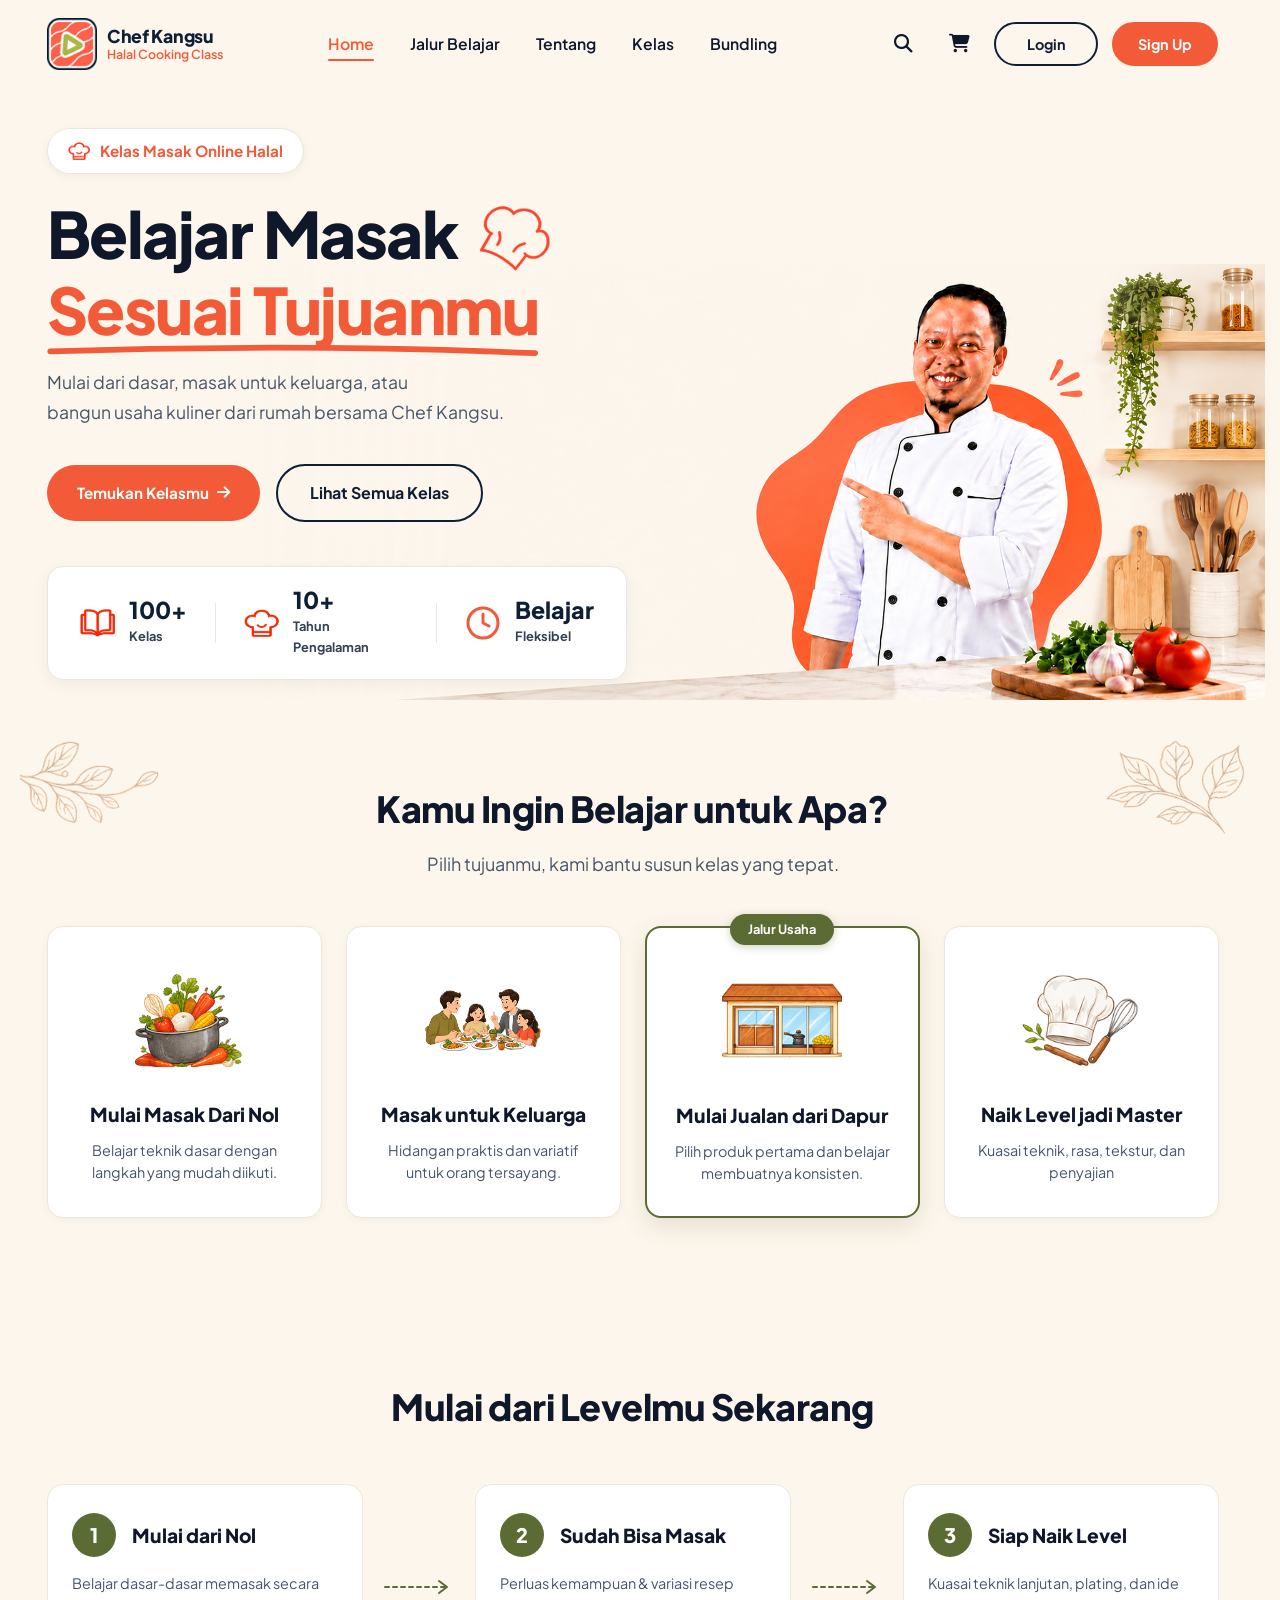
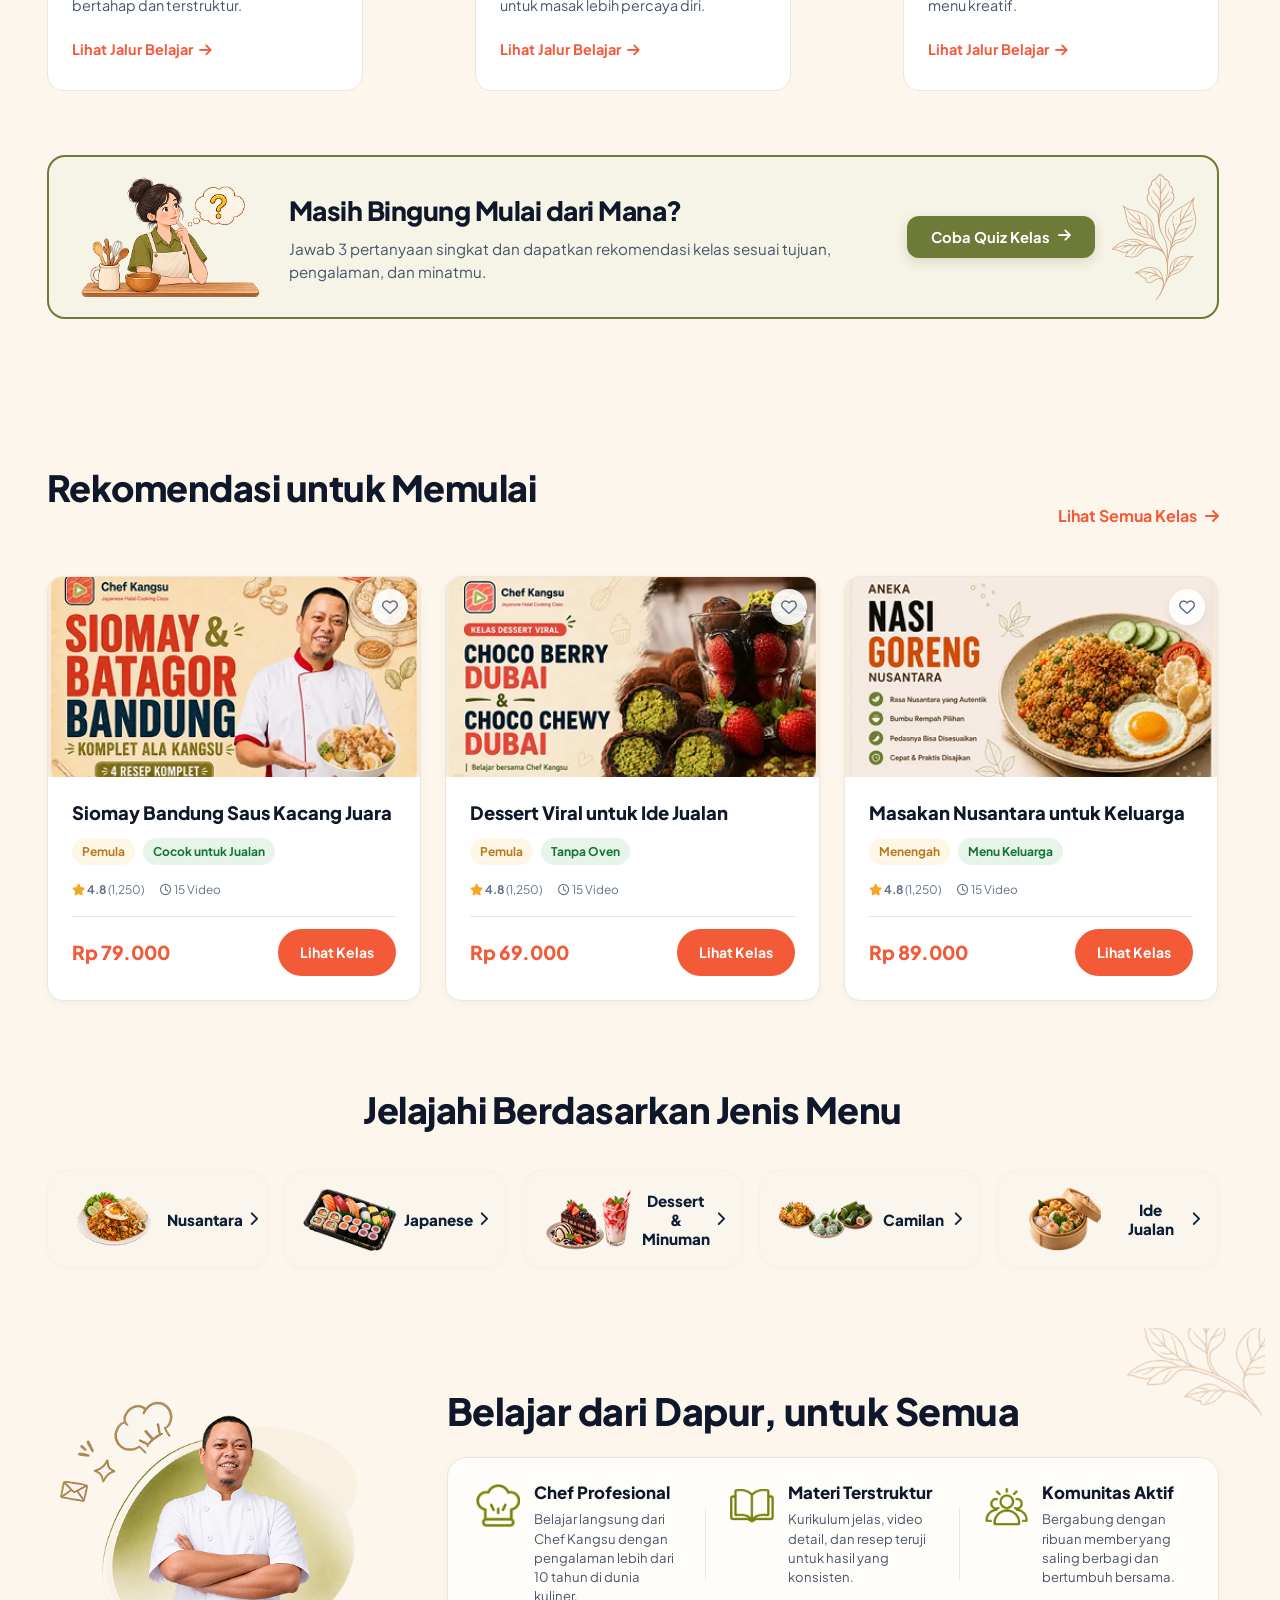
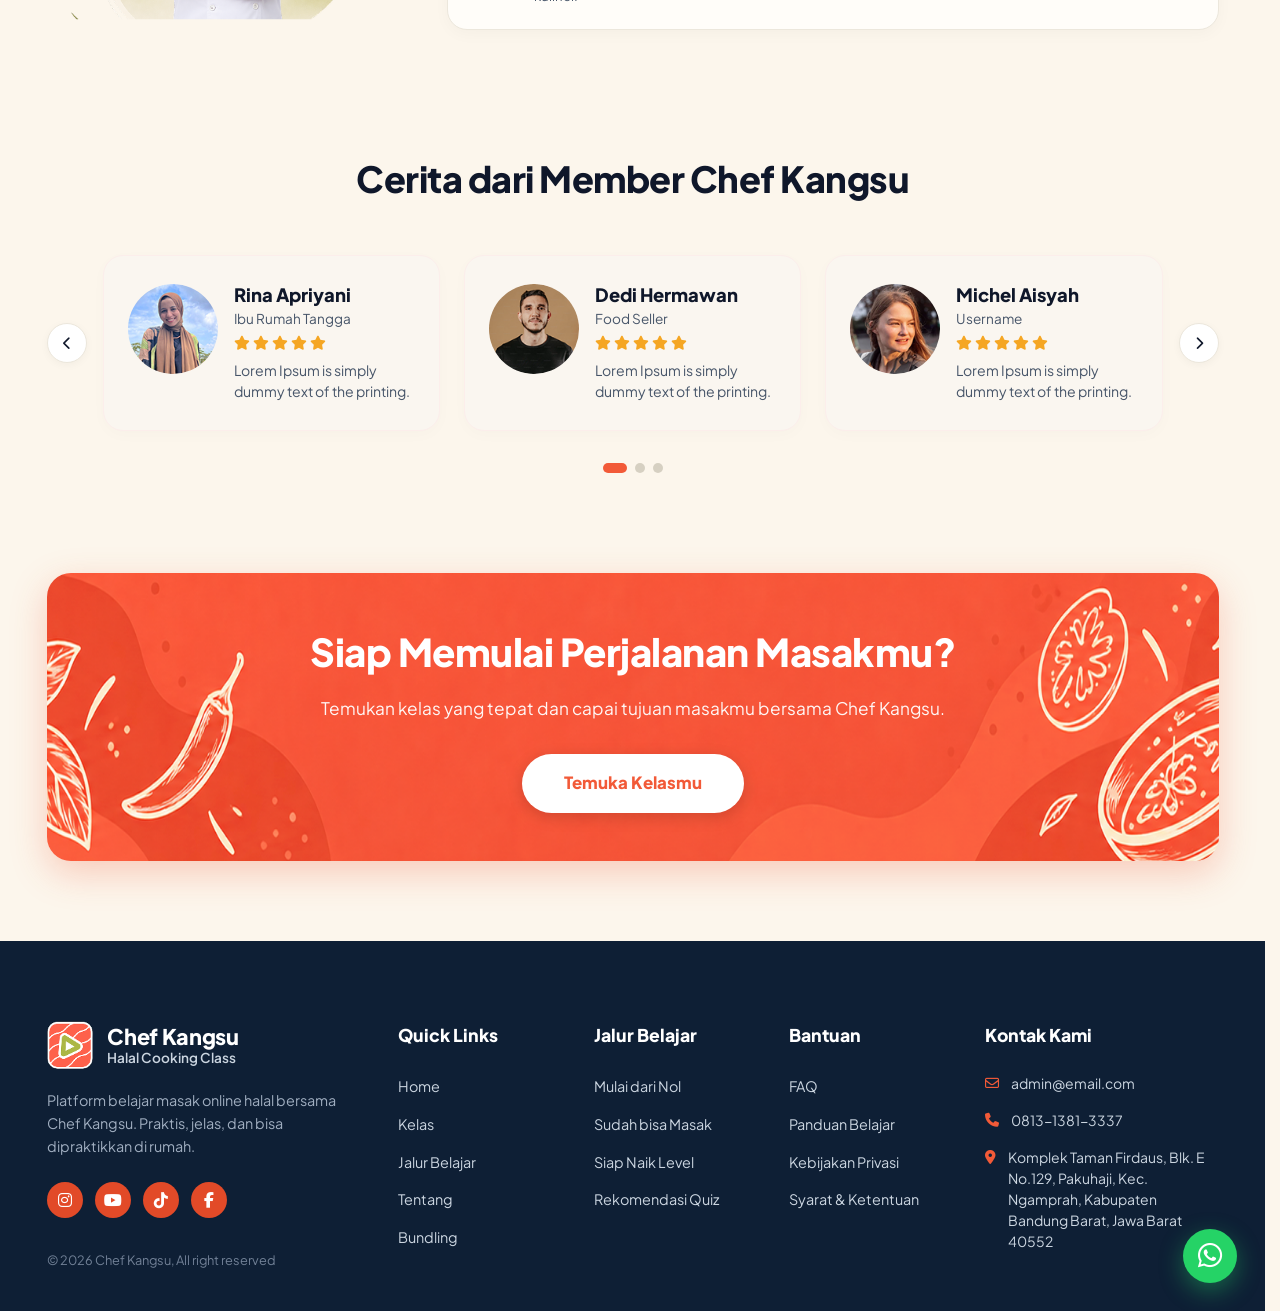
<file: index.html>
<!DOCTYPE html>
<html lang="id">
<head>
  <meta charset="UTF-8">
  <meta name="viewport" content="width=device-width, initial-scale=1.0">
  <title>Chef Kangsu - Halal Cooking Class</title>
  
  <!-- Google Fonts: Plus Jakarta Sans -->
  <link rel="preconnect" href="https://fonts.googleapis.com">
  <link rel="preconnect" href="https://fonts.gstatic.com" crossorigin>
  <link href="https://fonts.googleapis.com/css2?family=Plus+Jakarta+Sans:wght@400;500;600;700;800&display=swap" rel="stylesheet">
  
  <!-- FontAwesome Icons -->
  <link rel="stylesheet" href="https://cdnjs.cloudflare.com/ajax/libs/font-awesome/6.4.0/css/all.min.css">
  
  <!-- Custom Styles -->
  <link rel="stylesheet" href="style.css">
</head>
<body>

  <!-- ==================== HEADER / NAVBAR ==================== -->
  <header class="navbar" id="navbar">
    <div class="container nav-container">
      <a href="index.html" class="logo-link">
        <img src="Asset/LogoBlack 1.png" alt="Chef Kangsu Logo" class="logo-img">
        <div class="logo-text">
          <span class="logo-name">Chef Kangsu</span>
          <span class="logo-tagline">Halal Cooking Class</span>
        </div>
      </a>

      <nav class="nav-menu" id="nav-menu">
        <ul class="nav-list">
          <li class="nav-item"><a href="index.html" class="nav-link active">Home</a></li>
          <li class="nav-item"><a href="index.html#jalur" class="nav-link">Jalur Belajar</a></li>
          <li class="nav-item"><a href="index.html#tentang" class="nav-link">Tentang</a></li>
          <li class="nav-item"><a href="kelas.html" class="nav-link">Kelas</a></li>
          <li class="nav-item"><a href="bundling.html" class="nav-link">Bundling</a></li>
        </ul>
        <div class="mobile-nav-actions">
          <a href="login.html" class="btn btn-outline-dark btn-pill">Login</a>
          <a href="register.html" class="btn btn-primary btn-pill">Sign Up</a>
        </div>
      </nav>

      <div class="nav-actions">
        <button class="icon-btn" aria-label="Search"><i class="fa-solid fa-magnifying-glass"></i></button>
        <button class="icon-btn" aria-label="Cart"><i class="fa-solid fa-cart-shopping"></i></button>
        <a href="login.html" class="btn btn-outline-dark btn-pill">Login</a>
        <a href="register.html" class="btn btn-primary btn-pill">Sign Up</a>
        <button class="hamburger" id="hamburger" aria-label="Toggle Navigation">
          <i class="fa-solid fa-bars"></i>
        </button>
      </div>
    </div>
  </header>

  <main>
    <!-- ==================== HERO SECTION ==================== -->
    <section class="hero" id="home">
      <div class="hero-bg-visual">
        <img src="Asset/homebaru3.png" alt="Chef Kangsu - Halal Cooking Class" class="full-hero-bg-img">
      </div>

      <div class="container hero-container">
        <div class="hero-content">

          <!-- Badge Tag -->
          <div class="badge-tag">
            <img src="Asset/topicardbawah.png" alt="Chef Hat" class="badge-tag-icon">
            <span>Kelas Masak Online Halal</span>
          </div>

          <!-- Hero Title dengan Doodle Chef Hat dari foto -->
          <h1 class="hero-title">
            Belajar Masak
            <img src="Asset/herotopi.png" alt="Chef Hat" class="doodle-hat">
            <br>
            <span class="text-coral underline-wrapper">
              Sesuai Tujuanmu
              <svg class="doodle-underline" viewBox="0 0 580 22" fill="none" preserveAspectRatio="none">
                <path d="M 4 14 Q 290 4 576 16" stroke="#F25A38" stroke-width="7" stroke-linecap="round"/>
              </svg>
            </span>
          </h1>

          <!-- Deskripsi -->
          <p class="hero-description">
            Mulai dari dasar, masak untuk keluarga, atau<br>
            bangun usaha kuliner dari rumah bersama Chef Kangsu.
          </p>

          <!-- CTA Buttons -->
          <div class="hero-cta-group">
            <a href="#kelas" class="btn btn-primary btn-pill btn-arrow">
              Temukan Kelasmu <i class="fa-solid fa-arrow-right"></i>
            </a>
            <a href="#kelas" class="btn btn-outline-hero">Lihat Semua Kelas</a>
          </div>

          <!-- Stats Card -->
          <div class="hero-stats">
            <div class="stat-item">
              <div class="stat-icon">
                <img src="Asset/bukucardbawah.png" alt="Kelas" class="stat-card-icon">
              </div>
              <div class="stat-info">
                <span class="stat-number">100+</span>
                <span class="stat-label">Kelas</span>
              </div>
            </div>

            <div class="stat-divider"></div>

            <div class="stat-item">
              <div class="stat-icon">
                <img src="Asset/topicardbawah.png" alt="Tahun Pengalaman" class="stat-card-icon">
              </div>
              <div class="stat-info">
                <span class="stat-number">10+</span>
                <span class="stat-label stat-label-exp">Tahun Pengalaman</span>
              </div>
            </div>

            <div class="stat-divider"></div>

            <div class="stat-item stat-item-belajar">
              <div class="stat-icon">
                <!-- Ikon Jam -->
                <svg width="36" height="36" viewBox="0 0 24 24" fill="none" stroke="#F25A38" stroke-width="2" stroke-linecap="round" stroke-linejoin="round" class="stat-card-icon">
                  <circle cx="12" cy="12" r="10"/>
                  <polyline points="12 6 12 12 16 14"/>
                </svg>
              </div>
              <div class="stat-info">
                <span class="stat-number">Belajar</span>
                <span class="stat-label">Fleksibel</span>
              </div>
            </div>
          </div>

        </div>
      </div>
    </section>

    <!-- ==================== TUJUAN BELAJAR SECTION ==================== -->
    <section class="section section-tujuan" id="tujuan">
      <div class="container">
        <!-- Decorative Leaves (Tertukar: Left = daundekor2, Right = daundekor1) -->
        <img src="Asset/daundekor2.png" alt="" class="leaf-decor leaf-left">
        <img src="Asset/daundekor1.png" alt="" class="leaf-decor leaf-right">

        <div class="section-header text-center">
          <h2 class="section-title">Kamu Ingin Belajar untuk Apa?</h2>
          <p class="section-subtitle">Pilih tujuanmu, kami bantu susun kelas yang tepat.</p>
        </div>

        <div class="grid grid-4 grid-tujuan">
          <!-- Card 1 -->
          <div class="card card-tujuan">
            <div class="card-img-wrapper">
              <img src="Asset/cardbelajar1.png" alt="Mulai Masak Dari Nol">
            </div>
            <h3 class="card-title">Mulai Masak Dari Nol</h3>
            <p class="card-desc">Belajar teknik dasar dengan langkah yang mudah diikuti.</p>
          </div>

          <!-- Card 2 -->
          <div class="card card-tujuan">
            <div class="card-img-wrapper">
              <img src="Asset/cardbelajar2.png" alt="Masak untuk Keluarga">
            </div>
            <h3 class="card-title">Masak untuk Keluarga</h3>
            <p class="card-desc">Hidangan praktis dan variatif untuk orang tersayang.</p>
          </div>

          <!-- Card 3 (Highlighted) -->
          <div class="card card-tujuan card-highlight">
            <span class="card-badge-top">Jalur Usaha</span>
            <div class="card-img-wrapper">
              <img src="Asset/cardbelajar3.png" alt="Mulai Jualan dari Dapur">
            </div>
            <h3 class="card-title">Mulai Jualan dari Dapur</h3>
            <p class="card-desc">Pilih produk pertama dan belajar membuatnya konsisten.</p>
          </div>

          <!-- Card 4 -->
          <div class="card card-tujuan">
            <div class="card-img-wrapper">
              <img src="Asset/cardbelajar4.png" alt="Naik Level jadi Master">
            </div>
            <h3 class="card-title">Naik Level jadi Master</h3>
            <p class="card-desc">Kuasai teknik, rasa, tekstur, dan penyajian</p>
          </div>
        </div>
      </div>
    </section>

    <!-- ==================== ALUR LEVEL SECTION ==================== -->
    <section class="section section-level" id="jalur">
      <div class="container">
        <div class="section-header text-center">
          <h2 class="section-title">Mulai dari Levelmu Sekarang</h2>
        </div>

        <div class="level-flow">
          <!-- Step 1 -->
          <div class="level-card">
            <div class="level-card-header">
              <div class="level-badge">1</div>
              <h3 class="level-title">Mulai dari Nol</h3>
            </div>
            <p class="level-desc">Belajar dasar-dasar memasak secara bertahap dan terstruktur.</p>
            <a href="#kelas" class="level-link">Lihat Jalur Belajar <i class="fa-solid fa-arrow-right"></i></a>
          </div>

          <!-- Dashed Arrow 1 -->
          <div class="level-arrow">
            <svg class="arrow-desktop" width="72" height="16" viewBox="0 0 72 16" fill="none">
              <path d="M2 8H62" stroke="#5B6B34" stroke-width="2" stroke-dasharray="4 4" stroke-linecap="round"/>
              <path d="M56 2L64 8L56 14" stroke="#5B6B34" stroke-width="2" stroke-linecap="round" stroke-linejoin="round"/>
            </svg>
            <svg class="arrow-mobile" width="16" height="36" viewBox="0 0 16 36" fill="none">
              <path d="M8 2V28" stroke="#5B6B34" stroke-width="2" stroke-dasharray="4 4" stroke-linecap="round"/>
              <path d="M2 22L8 30L14 22" stroke="#5B6B34" stroke-width="2" stroke-linecap="round" stroke-linejoin="round"/>
            </svg>
          </div>

          <!-- Step 2 -->
          <div class="level-card">
            <div class="level-card-header">
              <div class="level-badge">2</div>
              <h3 class="level-title">Sudah Bisa Masak</h3>
            </div>
            <p class="level-desc">Perluas kemampuan & variasi resep untuk masak lebih percaya diri.</p>
            <a href="#kelas" class="level-link">Lihat Jalur Belajar <i class="fa-solid fa-arrow-right"></i></a>
          </div>

          <!-- Dashed Arrow 2 -->
          <div class="level-arrow">
            <svg class="arrow-desktop" width="72" height="16" viewBox="0 0 72 16" fill="none">
              <path d="M2 8H62" stroke="#5B6B34" stroke-width="2" stroke-dasharray="4 4" stroke-linecap="round"/>
              <path d="M56 2L64 8L56 14" stroke="#5B6B34" stroke-width="2" stroke-linecap="round" stroke-linejoin="round"/>
            </svg>
            <svg class="arrow-mobile" width="16" height="36" viewBox="0 0 16 36" fill="none">
              <path d="M8 2V28" stroke="#5B6B34" stroke-width="2" stroke-dasharray="4 4" stroke-linecap="round"/>
              <path d="M2 22L8 30L14 22" stroke="#5B6B34" stroke-width="2" stroke-linecap="round" stroke-linejoin="round"/>
            </svg>
          </div>

          <!-- Step 3 -->
          <div class="level-card">
            <div class="level-card-header">
              <div class="level-badge">3</div>
              <h3 class="level-title">Siap Naik Level</h3>
            </div>
            <p class="level-desc">Kuasai teknik lanjutan, plating, dan ide menu kreatif.</p>
            <a href="#kelas" class="level-link">Lihat Jalur Belajar <i class="fa-solid fa-arrow-right"></i></a>
          </div>
        </div>

        <!-- Quiz Banner -->
        <div class="quiz-banner">
          <div class="quiz-visual">
            <img src="Asset/bingung.png" alt="Bingung Pilih Kelas" class="quiz-img">
          </div>
          <div class="quiz-content">
            <h3 class="quiz-title">Masih Bingung Mulai dari Mana?</h3>
            <p class="quiz-desc">Jawab 3 pertanyaan singkat dan dapatkan rekomendasi kelas sesuai tujuan, pengalaman, dan minatmu.</p>
          </div>
          <div class="quiz-action">
            <button class="btn btn-olive btn-pill btn-arrow" id="open-quiz-btn">
              Coba Quiz Kelas <i class="fa-solid fa-arrow-right"></i>
            </button>
          </div>
          <img src="Asset/card daun keatas .png" alt="" class="quiz-leaf-decor">
        </div>
      </div>
    </section>

    <!-- ==================== REKOMENDASI KELAS SECTION ==================== -->
    <section class="section section-rekomendasi" id="kelas">
      <div class="container">
        <div class="section-header-flex">
          <div>
            <h2 class="section-title">Rekomendasi untuk Memulai</h2>
          </div>
          <a href="kelas.html" class="link-see-all">Lihat Semua Kelas <i class="fa-solid fa-arrow-right"></i></a>
        </div>

        <div class="grid grid-3 grid-courses" id="courses-grid">
          <!-- Course Card 1 -->
          <div class="card card-course" data-category="camilan idejualan pemula">
            <div class="course-thumb">
              <img src="Asset/siomay.png" alt="Siomay Bandung Saus Kacang Juara">
              <button class="course-wishlist-btn" aria-label="Simpan ke Wishlist">
                <i class="fa-regular fa-heart"></i>
              </button>
            </div>
            <div class="course-body">
              <h3 class="course-title">Siomay Bandung Saus Kacang Juara</h3>
              <div class="course-tags">
                <span class="tag tag-yellow">Pemula</span>
                <span class="tag tag-green">Cocok untuk Jualan</span>
              </div>
              <div class="course-meta">
                <span class="meta-rating"><i class="fa-solid fa-star text-gold"></i> <strong>4.8</strong> (1,250)</span>
                <span class="meta-duration"><i class="fa-regular fa-clock"></i> 15 Video</span>
              </div>
              <div class="course-footer">
                <span class="course-price">Rp 79.000</span>
                <a href="kelas-detail.html" class="btn btn-primary btn-sm">Lihat Kelas</a>
              </div>
            </div>
          </div>

          <!-- Course Card 2 -->
          <div class="card card-course" data-category="dessert idejualan pemula">
            <div class="course-thumb">
              <img src="Asset/dubai.png" alt="Dessert Viral untuk Ide Jualan">
              <button class="course-wishlist-btn" aria-label="Simpan ke Wishlist">
                <i class="fa-regular fa-heart"></i>
              </button>
            </div>
            <div class="course-body">
              <h3 class="course-title">Dessert Viral untuk Ide Jualan</h3>
              <div class="course-tags">
                <span class="tag tag-yellow">Pemula</span>
                <span class="tag tag-green">Tanpa Oven</span>
              </div>
              <div class="course-meta">
                <span class="meta-rating"><i class="fa-solid fa-star text-gold"></i> <strong>4.8</strong> (1,250)</span>
                <span class="meta-duration"><i class="fa-regular fa-clock"></i> 15 Video</span>
              </div>
              <div class="course-footer">
                <span class="course-price">Rp 69.000</span>
                <a href="kelas-detail.html" class="btn btn-primary btn-sm">Lihat Kelas</a>
              </div>
            </div>
          </div>

          <!-- Course Card 3 -->
          <div class="card card-course" data-category="nusantara keluarga menengah">
            <div class="course-thumb">
              <img src="Asset/nasi.png" alt="Masakan Nusantara untuk Keluarga">
              <button class="course-wishlist-btn" aria-label="Simpan ke Wishlist">
                <i class="fa-regular fa-heart"></i>
              </button>
            </div>
            <div class="course-body">
              <h3 class="course-title">Masakan Nusantara untuk Keluarga</h3>
              <div class="course-tags">
                <span class="tag tag-yellow">Menengah</span>
                <span class="tag tag-green">Menu Keluarga</span>
              </div>
              <div class="course-meta">
                <span class="meta-rating"><i class="fa-solid fa-star text-gold"></i> <strong>4.8</strong> (1,250)</span>
                <span class="meta-duration"><i class="fa-regular fa-clock"></i> 15 Video</span>
              </div>
              <div class="course-footer">
                <span class="course-price">Rp 89.000</span>
                <a href="kelas-detail.html" class="btn btn-primary btn-sm">Lihat Kelas</a>
              </div>
            </div>
          </div>
        </div>
      </div>
    </section>

    <!-- ==================== JELAJAHI KATEGORI SECTION ==================== -->
    <section class="section section-kategori">
      <div class="container">
        <div class="section-header text-center">
          <h2 class="section-title">Jelajahi Berdasarkan Jenis Menu</h2>
          <div class="category-scroll-hint">
            <span><i class="fa-solid fa-hand-pointer"></i> Geser untuk melihat menu</span>
            <i class="fa-solid fa-arrow-right-long hint-arrow-anim"></i>
          </div>
        </div>

        <div class="category-cards">
          <a href="#kelas" class="cat-card" data-cat="nusantara">
            <img src="Asset/Nusantara.png" alt="Nusantara" class="cat-card-img">
            <span class="cat-card-name">Nusantara</span>
            <i class="fa-solid fa-chevron-right cat-arrow"></i>
          </a>

          <a href="#kelas" class="cat-card" data-cat="japanese">
            <img src="Asset/Japanese.png" alt="Japanese" class="cat-card-img">
            <span class="cat-card-name">Japanese</span>
            <i class="fa-solid fa-chevron-right cat-arrow"></i>
          </a>

          <a href="#kelas" class="cat-card" data-cat="dessert">
            <img src="Asset/Dessert.png" alt="Dessert & Minuman" class="cat-card-img">
            <span class="cat-card-name">Dessert &<br>Minuman</span>
            <i class="fa-solid fa-chevron-right cat-arrow"></i>
          </a>

          <a href="#kelas" class="cat-card" data-cat="camilan">
            <img src="Asset/camilan.png" alt="Camilan" class="cat-card-img">
            <span class="cat-card-name">Camilan</span>
            <i class="fa-solid fa-chevron-right cat-arrow"></i>
          </a>

          <a href="#kelas" class="cat-card" data-cat="idejualan">
            <img src="Asset/idejualan.png" alt="Ide Jualan" class="cat-card-img">
            <span class="cat-card-name">Ide Jualan</span>
            <i class="fa-solid fa-chevron-right cat-arrow"></i>
          </a>
        </div>
      </div>
    </section>

    <!-- ==================== TENTANG / PILAR KEEUNGGULAN ==================== -->
    <section class="section section-tentang" id="tentang">
      <div class="container tentang-container">
        <div class="tentang-visual">
          <img src="Asset/Tentang.png" alt="Chef Kangsu - Belajar dari Dapur" class="tentang-img">
        </div>

        <div class="tentang-content">
          <h2 class="tentang-main-title">Belajar dari Dapur, untuk Semua</h2>

          <div class="pillars-card">
            <!-- Pillar 1 -->
            <div class="pillar-item">
              <div class="pillar-icon">
                <img src="Asset/topi hijau tentang.png" alt="Chef Profesional" class="pillar-img-icon">
              </div>
              <div class="pillar-info">
                <h3 class="pillar-title">Chef Profesional</h3>
                <p class="pillar-desc">Belajar langsung dari Chef Kangsu dengan pengalaman lebih dari 10 tahun di dunia kuliner.</p>
              </div>
            </div>

            <div class="pillar-divider"></div>

            <!-- Pillar 2 -->
            <div class="pillar-item">
              <div class="pillar-icon">
                <img src="Asset/buku hijau tentang.png" alt="Materi Terstruktur" class="pillar-img-icon">
              </div>
              <div class="pillar-info">
                <h3 class="pillar-title">Materi Terstruktur</h3>
                <p class="pillar-desc">Kurikulum jelas, video detail, dan resep teruji untuk hasil yang konsisten.</p>
              </div>
            </div>

            <div class="pillar-divider"></div>

            <!-- Pillar 3 -->
            <div class="pillar-item">
              <div class="pillar-icon">
                <img src="Asset/orang hijau tentang.png" alt="Komunitas Aktif" class="pillar-img-icon">
              </div>
              <div class="pillar-info">
                <h3 class="pillar-title">Komunitas Aktif</h3>
                <p class="pillar-desc">Bergabung dengan ribuan member yang saling berbagi dan bertumbuh bersama.</p>
              </div>
            </div>
          </div>
        </div>
      </div>
      <img src="Asset/daundekor1.png" alt="" class="tentang-leaf-decor">
    </section>

    <!-- ==================== TESTIMONIAL CAROUSEL SECTION ==================== -->
    <section class="section section-testimonial">
      <div class="container">
        <div class="section-header text-center">
          <h2 class="section-title">Cerita dari Member Chef Kangsu</h2>
        </div>

        <div class="testimonial-slider-wrapper">
          <button class="slider-arrow prev-btn" id="testimonial-prev" aria-label="Previous Testimonial">
            <i class="fa-solid fa-chevron-left"></i>
          </button>

          <div class="testimonial-slider" id="testimonial-slider">
            <!-- Testimonial 1 -->
            <div class="card card-testimonial active">
              <div class="testimonial-user">
                <img src="Asset/Ellipse 17.png" alt="Rina Apriyani" class="user-avatar">
                <div class="user-info">
                  <h4 class="user-name">Rina Apriyani</h4>
                  <span class="user-role">Ibu Rumah Tangga</span>
                  <div class="stars">
                    <i class="fa-solid fa-star"></i>
                    <i class="fa-solid fa-star"></i>
                    <i class="fa-solid fa-star"></i>
                    <i class="fa-solid fa-star"></i>
                    <i class="fa-solid fa-star"></i>
                  </div>
                  <p class="testimonial-text">Lorem Ipsum is simply dummy text of the printing.</p>
                </div>
              </div>
            </div>

            <!-- Testimonial 2 -->
            <div class="card card-testimonial active">
              <div class="testimonial-user">
                <img src="Asset/Ellipse 18.png" alt="Dedi Hermawan" class="user-avatar">
                <div class="user-info">
                  <h4 class="user-name">Dedi Hermawan</h4>
                  <span class="user-role">Food Seller</span>
                  <div class="stars">
                    <i class="fa-solid fa-star"></i>
                    <i class="fa-solid fa-star"></i>
                    <i class="fa-solid fa-star"></i>
                    <i class="fa-solid fa-star"></i>
                    <i class="fa-solid fa-star"></i>
                  </div>
                  <p class="testimonial-text">Lorem Ipsum is simply dummy text of the printing.</p>
                </div>
              </div>
            </div>

            <!-- Testimonial 3 -->
            <div class="card card-testimonial active">
              <div class="testimonial-user">
                <img src="Asset/Ellipse 19.png" alt="Michel Aisyah" class="user-avatar">
                <div class="user-info">
                  <h4 class="user-name">Michel Aisyah</h4>
                  <span class="user-role">Username</span>
                  <div class="stars">
                    <i class="fa-solid fa-star"></i>
                    <i class="fa-solid fa-star"></i>
                    <i class="fa-solid fa-star"></i>
                    <i class="fa-solid fa-star"></i>
                    <i class="fa-solid fa-star"></i>
                  </div>
                  <p class="testimonial-text">Lorem Ipsum is simply dummy text of the printing.</p>
                </div>
              </div>
            </div>
          </div>

          <button class="slider-arrow next-btn" id="testimonial-next" aria-label="Next Testimonial">
            <i class="fa-solid fa-chevron-right"></i>
          </button>
        </div>

        <div class="slider-dots" id="slider-dots">
          <span class="dot active" data-index="0"></span>
          <span class="dot" data-index="1"></span>
          <span class="dot" data-index="2"></span>
        </div>
      </div>
    </section>

    <!-- ==================== BANNER CTA BOTTOM ==================== -->
    <section class="section section-cta-bottom">
      <div class="container">
        <div class="cta-card">
          <div class="cta-content">
            <h2 class="cta-title">Siap Memulai Perjalanan Masakmu?</h2>
            <p class="cta-desc">Temukan kelas yang tepat dan capai tujuan masakmu bersama Chef Kangsu.</p>
            <a href="#kelas" class="btn btn-white btn-pill">Temuka Kelasmu</a>
          </div>
        </div>
      </div>
    </section>
  </main>

  <!-- ==================== FOOTER ==================== -->
  <footer class="footer">
    <div class="container footer-container">
      <!-- Col 1: Brand Info -->
      <div class="footer-col brand-col">
        <a href="#" class="footer-logo-link">
          <img src="Asset/logowhite.png" alt="Chef Kangsu Halal Cooking Class" class="footer-logo">
          <div class="footer-logo-text">
            <span class="footer-logo-name">Chef Kangsu</span>
            <span class="footer-logo-tagline">Halal Cooking Class</span>
          </div>
        </a>
        <p class="footer-brand-desc">
          Platform belajar masak online halal bersama Chef Kangsu. Praktis, jelas, dan bisa dipraktikkan di rumah.
        </p>
        <div class="social-links">
          <a href="#" aria-label="Instagram"><i class="fa-brands fa-instagram"></i></a>
          <a href="#" aria-label="YouTube"><i class="fa-brands fa-youtube"></i></a>
          <a href="#" aria-label="TikTok"><i class="fa-brands fa-tiktok"></i></a>
          <a href="#" aria-label="Facebook"><i class="fa-brands fa-facebook-f"></i></a>
        </div>
        <p class="copyright">&copy; 2026 Chef Kangsu, All right reserved</p>
      </div>

      <!-- Col 2: Quick Links -->
      <div class="footer-col">
        <h4 class="footer-heading">Quick Links</h4>
        <ul class="footer-menu">
          <li><a href="#home">Home</a></li>
          <li><a href="#kelas">Kelas</a></li>
          <li><a href="#jalur">Jalur Belajar</a></li>
          <li><a href="#tentang">Tentang</a></li>
          <li><a href="#bundling">Bundling</a></li>
        </ul>
      </div>

      <!-- Col 3: Jalur Belajar -->
      <div class="footer-col">
        <h4 class="footer-heading">Jalur Belajar</h4>
        <ul class="footer-menu">
          <li><a href="#jalur">Mulai dari Nol</a></li>
          <li><a href="#jalur">Sudah bisa Masak</a></li>
          <li><a href="#jalur">Siap Naik Level</a></li>
          <li><a href="#quiz">Rekomendasi Quiz</a></li>
        </ul>
      </div>

      <!-- Col 4: Bantuan -->
      <div class="footer-col">
        <h4 class="footer-heading">Bantuan</h4>
        <ul class="footer-menu">
          <li><a href="#faq">FAQ</a></li>
          <li><a href="#panduan">Panduan Belajar</a></li>
          <li><a href="#privasi">Kebijakan Privasi</a></li>
          <li><a href="#syarat">Syarat & Ketentuan</a></li>
        </ul>
      </div>

      <!-- Col 5: Kontak Kami -->
      <div class="footer-col contact-col">
        <h4 class="footer-heading">Kontak Kami</h4>
        <ul class="footer-contact-list">
          <li>
            <i class="fa-regular fa-envelope"></i>
            <span>admin@email.com</span>
          </li>
          <li>
            <i class="fa-solid fa-phone"></i>
            <span>0813-1381-3337</span>
          </li>
          <li>
            <i class="fa-solid fa-location-dot"></i>
            <span>Komplek Taman Firdaus, Blk. E No.129, Pakuhaji, Kec. Ngamprah, Kabupaten Bandung Barat, Jawa Barat 40552</span>
          </li>
        </ul>
      </div>
    </div>
  </footer>

  <!-- ==================== INTERACTIVE QUIZ MODAL ==================== -->
  <div class="modal" id="quiz-modal">
    <div class="modal-overlay" id="modal-overlay"></div>
    <div class="modal-content">
      <button class="modal-close" id="modal-close" aria-label="Tutup Kuis"><i class="fa-solid fa-xmark"></i></button>
      <div class="modal-header text-center">
        <h3>Quiz Rekomendasi Kelas</h3>
        <p>Temukan kelas memasak yang paling pas untukmu</p>
      </div>
      <div class="quiz-progress">
        <div class="quiz-progress-bar" id="quiz-progress-bar"></div>
      </div>
      <div class="modal-body" id="quiz-body">
        <!-- Dynamic Quiz Content handled by main.js -->
      </div>
    </div>
  </div>

  <!-- ==================== FLOATING WHATSAPP CTA ==================== -->
  <a href="https://wa.me/6281313813337?text=Halo%20Chef%20Kangsu,%20saya%20tertarik%20dengan%20kelas%20memasak%20online" target="_blank" rel="noopener noreferrer" class="floating-whatsapp" aria-label="Hubungi Kami di WhatsApp">
    <i class="fa-brands fa-whatsapp"></i>
    <span class="whatsapp-tooltip">Tanya Seputar Kelas</span>
  </a>

  <script src="main.js"></script>
</body>
</html>
</file>
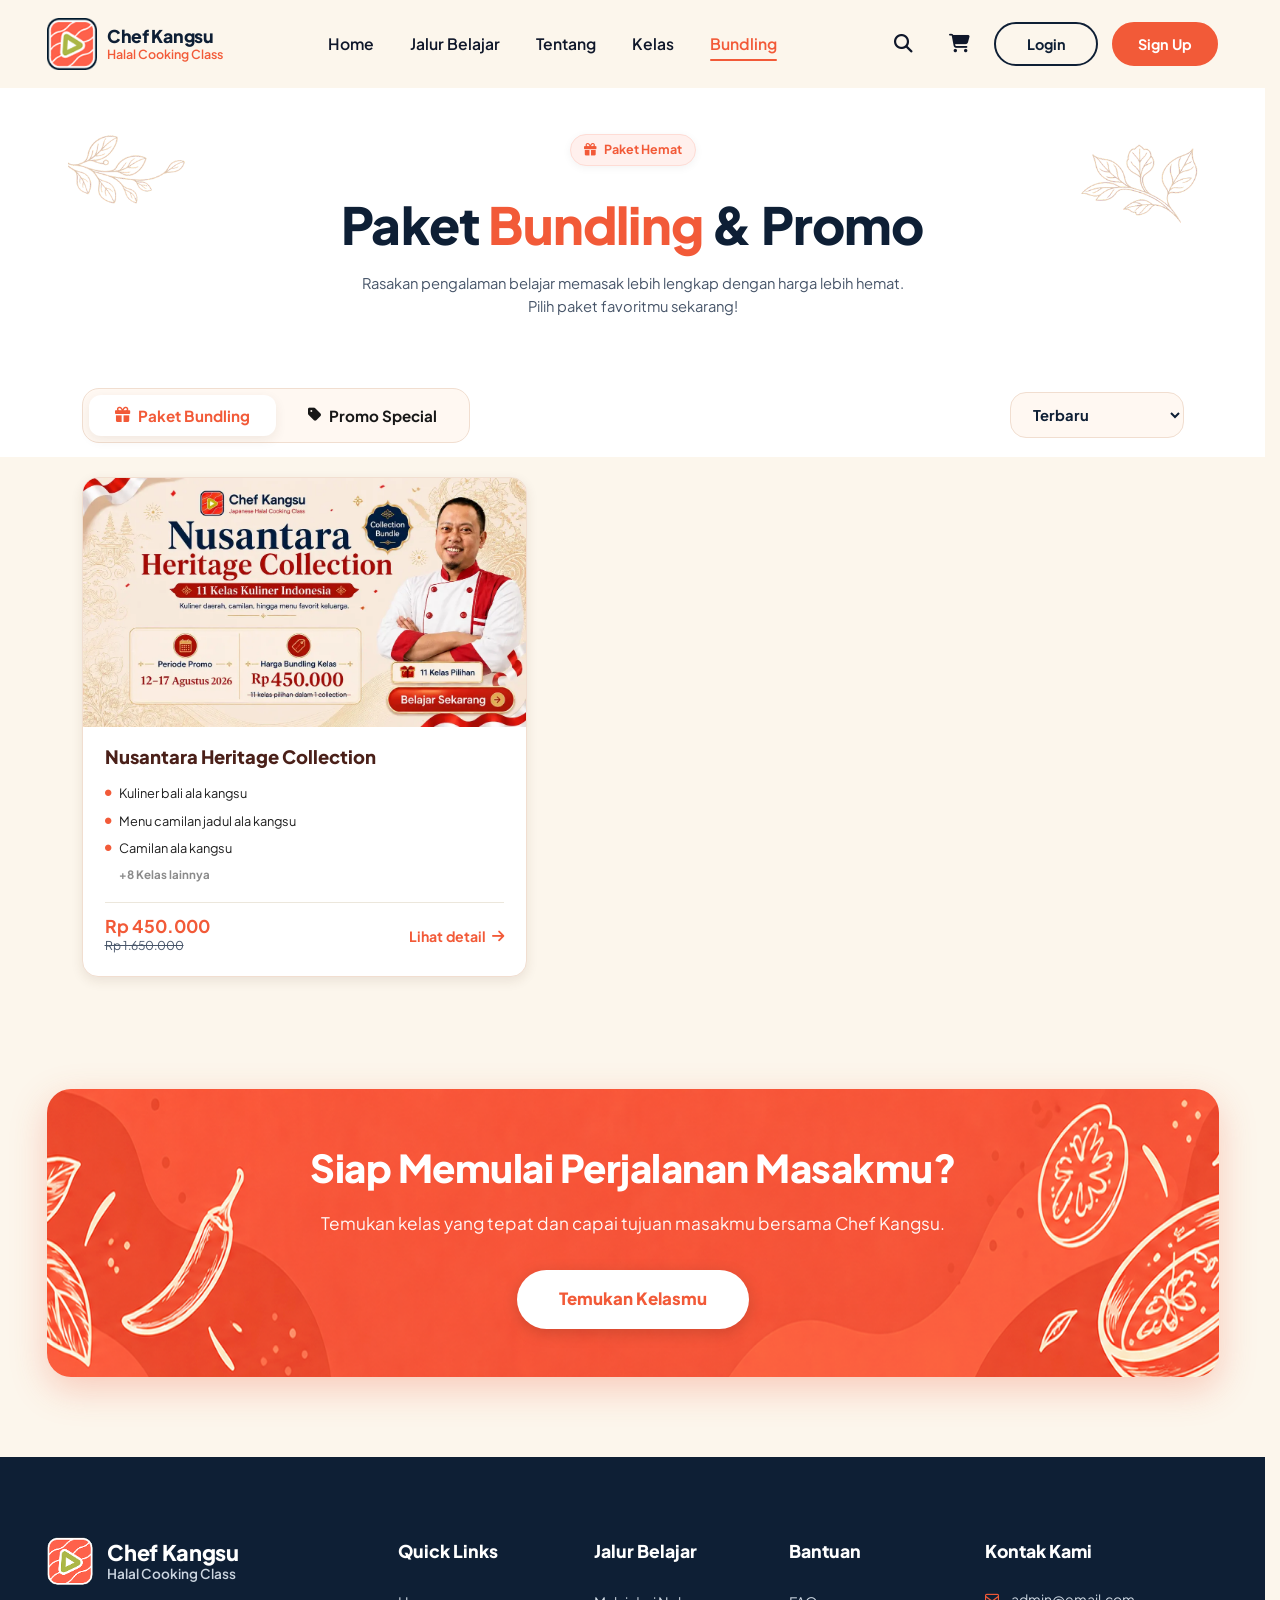
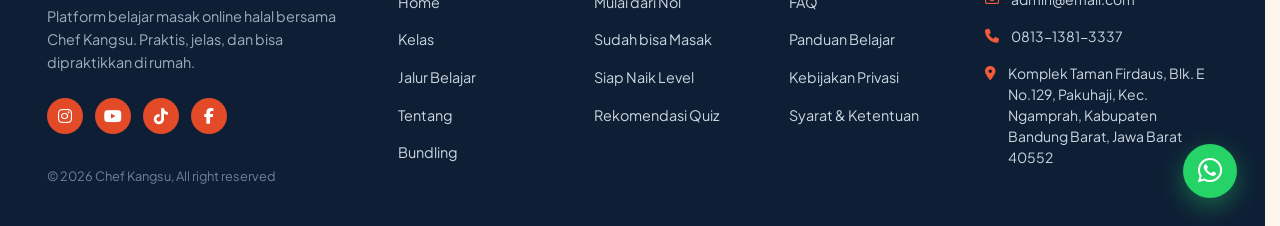
<file: bundling.html>
<!DOCTYPE html>
<html lang="id">
<head>
  <meta charset="UTF-8">
  <meta name="viewport" content="width=device-width, initial-scale=1.0">
  <title>Paket Bundling & Promo - Chef Kangsu</title>
  
  <!-- Google Fonts: Plus Jakarta Sans -->
  <link rel="preconnect" href="https://fonts.googleapis.com">
  <link rel="preconnect" href="https://fonts.gstatic.com" crossorigin>
  <link href="https://fonts.googleapis.com/css2?family=Plus+Jakarta+Sans:wght@400;500;600;700;800&display=swap" rel="stylesheet">
  
  <!-- FontAwesome Icons -->
  <link rel="stylesheet" href="https://cdnjs.cloudflare.com/ajax/libs/font-awesome/6.4.0/css/all.min.css">
  
  <!-- Custom Styles -->
  <link rel="stylesheet" href="style.css">
</head>
<body>

  <!-- ==================== HEADER / NAVBAR ==================== -->
  <header class="navbar" id="navbar">
    <div class="container nav-container">
      <a href="index.html" class="logo-link">
        <img src="Asset/LogoBlack 1.png" alt="Chef Kangsu Logo" class="logo-img">
        <div class="logo-text">
          <span class="logo-name">Chef Kangsu</span>
          <span class="logo-tagline">Halal Cooking Class</span>
        </div>
      </a>

      <nav class="nav-menu" id="nav-menu">
        <ul class="nav-list">
          <li class="nav-item"><a href="index.html" class="nav-link">Home</a></li>
          <li class="nav-item"><a href="index.html#jalur" class="nav-link">Jalur Belajar</a></li>
          <li class="nav-item"><a href="index.html#tentang" class="nav-link">Tentang</a></li>
          <li class="nav-item"><a href="kelas.html" class="nav-link">Kelas</a></li>
          <li class="nav-item"><a href="bundling.html" class="nav-link active">Bundling</a></li>
        </ul>
        <div class="mobile-nav-actions">
          <a href="login.html" class="btn btn-outline-dark btn-pill">Login</a>
          <a href="register.html" class="btn btn-primary btn-pill">Sign Up</a>
        </div>
      </nav>

      <div class="nav-actions">
        <button class="icon-btn" aria-label="Search"><i class="fa-solid fa-magnifying-glass"></i></button>
        <button class="icon-btn" aria-label="Cart"><i class="fa-solid fa-cart-shopping"></i></button>
        <a href="login.html" class="btn btn-outline-dark btn-pill">Login</a>
        <a href="register.html" class="btn btn-primary btn-pill">Sign Up</a>
        <button class="hamburger" id="hamburger" aria-label="Toggle Navigation">
          <i class="fa-solid fa-bars"></i>
        </button>
      </div>
    </div>
  </header>

  <main>
    <!-- ==================== BUNDLING HERO SECTION ==================== -->
    <section class="section-bundling-hero">
      <div class="container relative-container text-center">
        <!-- Leaf Decors -->
        <img src="Asset/daundekor2.png" alt="" class="bundling-leaf leaf-left">
        <img src="Asset/daundekor1.png" alt="" class="bundling-leaf leaf-right">

        <div class="badge-tag-wrapper">
          <div class="badge-tag badge-tag-coral">
            <i class="fa-solid fa-gift"></i>
            <span>Paket Hemat</span>
          </div>
        </div>

        <h1 class="bundling-main-title">
          Paket <span class="text-coral">Bundling</span> & Promo
        </h1>
        <p class="bundling-sub-title">
          Rasakan pengalaman belajar memasak lebih lengkap dengan harga lebih hemat.<br class="hide-mobile">
          Pilih paket favoritmu sekarang!
        </p>

        <!-- Control Bar: Tabs Switcher & Sort -->
        <div class="bundling-control-bar">
          <div class="bundling-tab-pills">
            <button class="btn-tab-pill active" id="tab-btn-bundling" data-target="tab-bundling-content">
              <i class="fa-solid fa-gift"></i> Paket Bundling
            </button>
            <button class="btn-tab-pill" id="tab-btn-promo" data-target="tab-promo-content">
              <i class="fa-solid fa-tag"></i> Promo Special
            </button>
          </div>

          <div class="bundling-sort-dropdown">
            <select class="select-sort" id="sort-filter" aria-label="Urutkan Paket">
              <option value="terbaru">Terbaru</option>
              <option value="terlaris">Terpopuler</option>
              <option value="termurah">Harga Terendah</option>
              <option value="termahal">Harga Tertinggi</option>
            </select>
          </div>
        </div>
      </div>
    </section>

    <!-- ==================== TAB 1: PAKET BUNDLING CONTENT ==================== -->
    <section class="section section-bundling-cards tab-content active" id="tab-bundling-content">
      <div class="container">
        <div class="grid grid-3 grid-bundle-cards">
          <!-- Bundle Card 1 (Nusantara Heritage Collection) -->
          <div class="card-bundle">
            <div class="bundle-banner-wrapper">
              <img src="Asset/nusantaraheritage.png" alt="Nusantara Heritage Collection" class="bundle-banner-image">
            </div>
            <div class="bundle-card-body">
              <h3 class="bundle-title">Nusantara Heritage Collection</h3>
              <ul class="bundle-feature-list">
                <li><i class="fa-solid fa-circle dot-bullet"></i> Kuliner bali ala kangsu</li>
                <li><i class="fa-solid fa-circle dot-bullet"></i> Menu camilan jadul ala kangsu</li>
                <li><i class="fa-solid fa-circle dot-bullet"></i> Camilan ala kangsu</li>
                <li class="more-items">+8 Kelas lainnya</li>
              </ul>
              <div class="bundle-card-footer">
                <div class="bundle-price-box">
                  <span class="bundle-current-price">Rp 450.000</span>
                  <span class="bundle-old-price">Rp 1.650.000</span>
                </div>
                <a href="kelas-detail.html" class="bundle-detail-link">Lihat detail <i class="fa-solid fa-arrow-right"></i></a>
              </div>
            </div>
          </div>

        </div>
      </div>
    </section>

    <!-- ==================== TAB 2: PROMO SPECIAL CONTENT ==================== -->
    <section class="section section-promo-cards tab-content" id="tab-promo-content">
      <div class="container">
        <div class="grid grid-4 grid-promo-items">
          <!-- Promo Card 1 -->
          <div class="card-promo-item">
            <div class="promo-thumb">
              <img src="Asset/ubipaket.png" alt="Aneka Olahan Ubi Ungu Viral">
            </div>
            <div class="promo-item-body">
              <h3 class="promo-item-title">Aneka Olahan Ubi Ungu Viral</h3>
              <span class="badge-tag-category tag-cat-dessert">Dessert</span>
              <div class="promo-item-footer">
                <div class="promo-price-info">
                  <span class="promo-price-now">Rp 88.000</span>
                  <span class="promo-price-before">Rp 150.000</span>
                </div>
                <div class="promo-actions">
                  <a href="kelas-detail.html" class="btn btn-outline-dark btn-sm">Lihat Kelas <i class="fa-solid fa-arrow-right"></i></a>
                  <button class="btn-cart-icon" aria-label="Tambah ke Keranjang"><i class="fa-solid fa-cart-shopping"></i></button>
                </div>
              </div>
            </div>
          </div>

          <!-- Promo Card 2 -->
          <div class="card-promo-item">
            <div class="promo-thumb">
              <img src="Asset/palembang.png" alt="Jajanan Palembang ala Kangsu">
            </div>
            <div class="promo-item-body">
              <h3 class="promo-item-title">Jajanan Palembang ala Kangsu</h3>
              <span class="badge-tag-category tag-cat-nusantara">Nusantara</span>
              <div class="promo-item-footer">
                <div class="promo-price-info">
                  <span class="promo-price-now">Rp 45.000</span>
                  <span class="promo-price-before">Rp 150.000</span>
                </div>
                <div class="promo-actions">
                  <a href="kelas-detail.html" class="btn btn-outline-dark btn-sm">Lihat Kelas <i class="fa-solid fa-arrow-right"></i></a>
                  <button class="btn-cart-icon" aria-label="Tambah ke Keranjang"><i class="fa-solid fa-cart-shopping"></i></button>
                </div>
              </div>
            </div>
          </div>

          <!-- Promo Card 3 -->
          <div class="card-promo-item">
            <div class="promo-thumb">
              <img src="Asset/kulinerbali.png" alt="Kuliner Bali khas Kangsu">
            </div>
            <div class="promo-item-body">
              <h3 class="promo-item-title">Kuliner Bali khas Kangsu</h3>
              <span class="badge-tag-category tag-cat-nusantara">Nusantara</span>
              <div class="promo-item-footer">
                <div class="promo-price-info">
                  <span class="promo-price-now">Rp 45.000</span>
                  <span class="promo-price-before">Rp 150.000</span>
                </div>
                <div class="promo-actions">
                  <a href="kelas-detail.html" class="btn btn-outline-dark btn-sm">Lihat Kelas <i class="fa-solid fa-arrow-right"></i></a>
                  <button class="btn-cart-icon" aria-label="Tambah ke Keranjang"><i class="fa-solid fa-cart-shopping"></i></button>
                </div>
              </div>
            </div>
          </div>

          <!-- Promo Card 4 -->
          <div class="card-promo-item">
            <div class="promo-thumb">
              <img src="Asset/hidangankuah.png" alt="Menu Hidangan Kuah ala Kangsu">
            </div>
            <div class="promo-item-body">
              <h3 class="promo-item-title">Menu Hidangan Kuah ala Kangsu</h3>
              <span class="badge-tag-category tag-cat-nusantara">Nusantara</span>
              <div class="promo-item-footer">
                <div class="promo-price-info">
                  <span class="promo-price-now">Rp 45.000</span>
                  <span class="promo-price-before">Rp 150.000</span>
                </div>
                <div class="promo-actions">
                  <a href="kelas-detail.html" class="btn btn-outline-dark btn-sm">Lihat Kelas <i class="fa-solid fa-arrow-right"></i></a>
                  <button class="btn-cart-icon" aria-label="Tambah ke Keranjang"><i class="fa-solid fa-cart-shopping"></i></button>
                </div>
              </div>
            </div>
          </div>

          <!-- Promo Card 5 -->
          <div class="card-promo-item">
            <div class="promo-thumb">
              <img src="Asset/camilanjadul.png" alt="Camilan Jadul ala Kangsu">
            </div>
            <div class="promo-item-body">
              <h3 class="promo-item-title">Camilan Jadul ala Kangsu</h3>
              <span class="badge-tag-category tag-cat-nusantara">Nusantara</span>
              <div class="promo-item-footer">
                <div class="promo-price-info">
                  <span class="promo-price-now">Rp 45.000</span>
                  <span class="promo-price-before">Rp 150.000</span>
                </div>
                <div class="promo-actions">
                  <a href="kelas-detail.html" class="btn btn-outline-dark btn-sm">Lihat Kelas <i class="fa-solid fa-arrow-right"></i></a>
                  <button class="btn-cart-icon" aria-label="Tambah ke Keranjang"><i class="fa-solid fa-cart-shopping"></i></button>
                </div>
              </div>
            </div>
          </div>

          <!-- Promo Card 6 -->
          <div class="card-promo-item">
            <div class="promo-thumb">
              <img src="Asset/bebekcrispy.png" alt="Bebek Crispy Sambal Ireng ala Kangsu">
            </div>
            <div class="promo-item-body">
              <h3 class="promo-item-title">Bebek Crispy Sambal Ireng ala Kangsu</h3>
              <span class="badge-tag-category tag-cat-nusantara">Nusantara</span>
              <div class="promo-item-footer">
                <div class="promo-price-info">
                  <span class="promo-price-now">Rp 45.000</span>
                  <span class="promo-price-before">Rp 150.000</span>
                </div>
                <div class="promo-actions">
                  <a href="kelas-detail.html" class="btn btn-outline-dark btn-sm">Lihat Kelas <i class="fa-solid fa-arrow-right"></i></a>
                  <button class="btn-cart-icon" aria-label="Tambah ke Keranjang"><i class="fa-solid fa-cart-shopping"></i></button>
                </div>
              </div>
            </div>
          </div>

          <!-- Promo Card 7 -->
          <div class="card-promo-item">
            <div class="promo-thumb">
              <img src="Asset/rujaknusantara.png" alt="Aneka Rujak Nusantara">
            </div>
            <div class="promo-item-body">
              <h3 class="promo-item-title">Aneka Rujak Nusantara</h3>
              <span class="badge-tag-category tag-cat-nusantara">Nusantara</span>
              <div class="promo-item-footer">
                <div class="promo-price-info">
                  <span class="promo-price-now">Rp 45.000</span>
                  <span class="promo-price-before">Rp 150.000</span>
                </div>
                <div class="promo-actions">
                  <a href="kelas-detail.html" class="btn btn-outline-dark btn-sm">Lihat Kelas <i class="fa-solid fa-arrow-right"></i></a>
                  <button class="btn-cart-icon" aria-label="Tambah ke Keranjang"><i class="fa-solid fa-cart-shopping"></i></button>
                </div>
              </div>
            </div>
          </div>

          <!-- Promo Card 8 -->
          <div class="card-promo-item">
            <div class="promo-thumb">
              <img src="Asset/menurumahanmerdeka.png" alt="Menu Rumahan Merdeka ala Kangsu">
            </div>
            <div class="promo-item-body">
              <h3 class="promo-item-title">Menu Rumahan Merdeka ala Kangsu</h3>
              <span class="badge-tag-category tag-cat-nusantara">Nusantara</span>
              <div class="promo-item-footer">
                <div class="promo-price-info">
                  <span class="promo-price-now">Rp 45.000</span>
                  <span class="promo-price-before">Rp 150.000</span>
                </div>
                <div class="promo-actions">
                  <a href="kelas-detail.html" class="btn btn-outline-dark btn-sm">Lihat Kelas <i class="fa-solid fa-arrow-right"></i></a>
                  <button class="btn-cart-icon" aria-label="Tambah ke Keranjang"><i class="fa-solid fa-cart-shopping"></i></button>
                </div>
              </div>
            </div>
          </div>
        </div>
      </div>
    </section>

    <!-- ==================== BANNER CTA BOTTOM ==================== -->
    <section class="section section-cta-bottom">
      <div class="container">
        <div class="cta-card">
          <div class="cta-content">
            <h2 class="cta-title">Siap Memulai Perjalanan Masakmu?</h2>
            <p class="cta-desc">Temukan kelas yang tepat dan capai tujuan masakmu bersama Chef Kangsu.</p>
            <a href="kelas.html" class="btn btn-white btn-pill">Temukan Kelasmu</a>
          </div>
        </div>
      </div>
    </section>
  </main>

  <!-- ==================== FOOTER ==================== -->
  <footer class="footer">
    <div class="container footer-container">
      <!-- Col 1: Brand Info -->
      <div class="footer-col brand-col">
        <a href="index.html" class="footer-logo-link">
          <img src="Asset/logowhite.png" alt="Chef Kangsu Halal Cooking Class" class="footer-logo">
          <div class="footer-logo-text">
            <span class="footer-logo-name">Chef Kangsu</span>
            <span class="footer-logo-tagline">Halal Cooking Class</span>
          </div>
        </a>
        <p class="footer-brand-desc">
          Platform belajar masak online halal bersama Chef Kangsu. Praktis, jelas, dan bisa dipraktikkan di rumah.
        </p>
        <div class="social-links">
          <a href="#" aria-label="Instagram"><i class="fa-brands fa-instagram"></i></a>
          <a href="#" aria-label="YouTube"><i class="fa-brands fa-youtube"></i></a>
          <a href="#" aria-label="TikTok"><i class="fa-brands fa-tiktok"></i></a>
          <a href="#" aria-label="Facebook"><i class="fa-brands fa-facebook-f"></i></a>
        </div>
        <p class="copyright">&copy; 2026 Chef Kangsu, All right reserved</p>
      </div>

      <!-- Col 2: Quick Links -->
      <div class="footer-col">
        <h4 class="footer-heading">Quick Links</h4>
        <ul class="footer-menu">
          <li><a href="index.html">Home</a></li>
          <li><a href="kelas.html">Kelas</a></li>
          <li><a href="index.html#jalur">Jalur Belajar</a></li>
          <li><a href="index.html#tentang">Tentang</a></li>
          <li><a href="bundling.html">Bundling</a></li>
        </ul>
      </div>

      <!-- Col 3: Jalur Belajar -->
      <div class="footer-col">
        <h4 class="footer-heading">Jalur Belajar</h4>
        <ul class="footer-menu">
          <li><a href="index.html#jalur">Mulai dari Nol</a></li>
          <li><a href="index.html#jalur">Sudah bisa Masak</a></li>
          <li><a href="index.html#jalur">Siap Naik Level</a></li>
          <li><a href="index.html#quiz">Rekomendasi Quiz</a></li>
        </ul>
      </div>

      <!-- Col 4: Bantuan -->
      <div class="footer-col">
        <h4 class="footer-heading">Bantuan</h4>
        <ul class="footer-menu">
          <li><a href="#faq">FAQ</a></li>
          <li><a href="#panduan">Panduan Belajar</a></li>
          <li><a href="#privasi">Kebijakan Privasi</a></li>
          <li><a href="#syarat">Syarat & Ketentuan</a></li>
        </ul>
      </div>

      <!-- Col 5: Kontak Kami -->
      <div class="footer-col contact-col">
        <h4 class="footer-heading">Kontak Kami</h4>
        <ul class="footer-contact-list">
          <li>
            <i class="fa-regular fa-envelope"></i>
            <span>admin@email.com</span>
          </li>
          <li>
            <i class="fa-solid fa-phone"></i>
            <span>0813-1381-3337</span>
          </li>
          <li>
            <i class="fa-solid fa-location-dot"></i>
            <span>Komplek Taman Firdaus, Blk. E No.129, Pakuhaji, Kec. Ngamprah, Kabupaten Bandung Barat, Jawa Barat 40552</span>
          </li>
        </ul>
      </div>
    </div>
  </footer>

  <!-- ==================== FLOATING WHATSAPP CTA ==================== -->
  <a href="https://wa.me/6281313813337?text=Halo%20Chef%20Kangsu,%20saya%20tertarik%20dengan%20paket%20bundling%20dan%20promo" target="_blank" rel="noopener noreferrer" class="floating-whatsapp" aria-label="Hubungi Kami di WhatsApp">
    <i class="fa-brands fa-whatsapp"></i>
    <span class="whatsapp-tooltip">Tanya Seputar Paket</span>
  </a>

  <script src="main.js"></script>
</body>
</html>
</file>
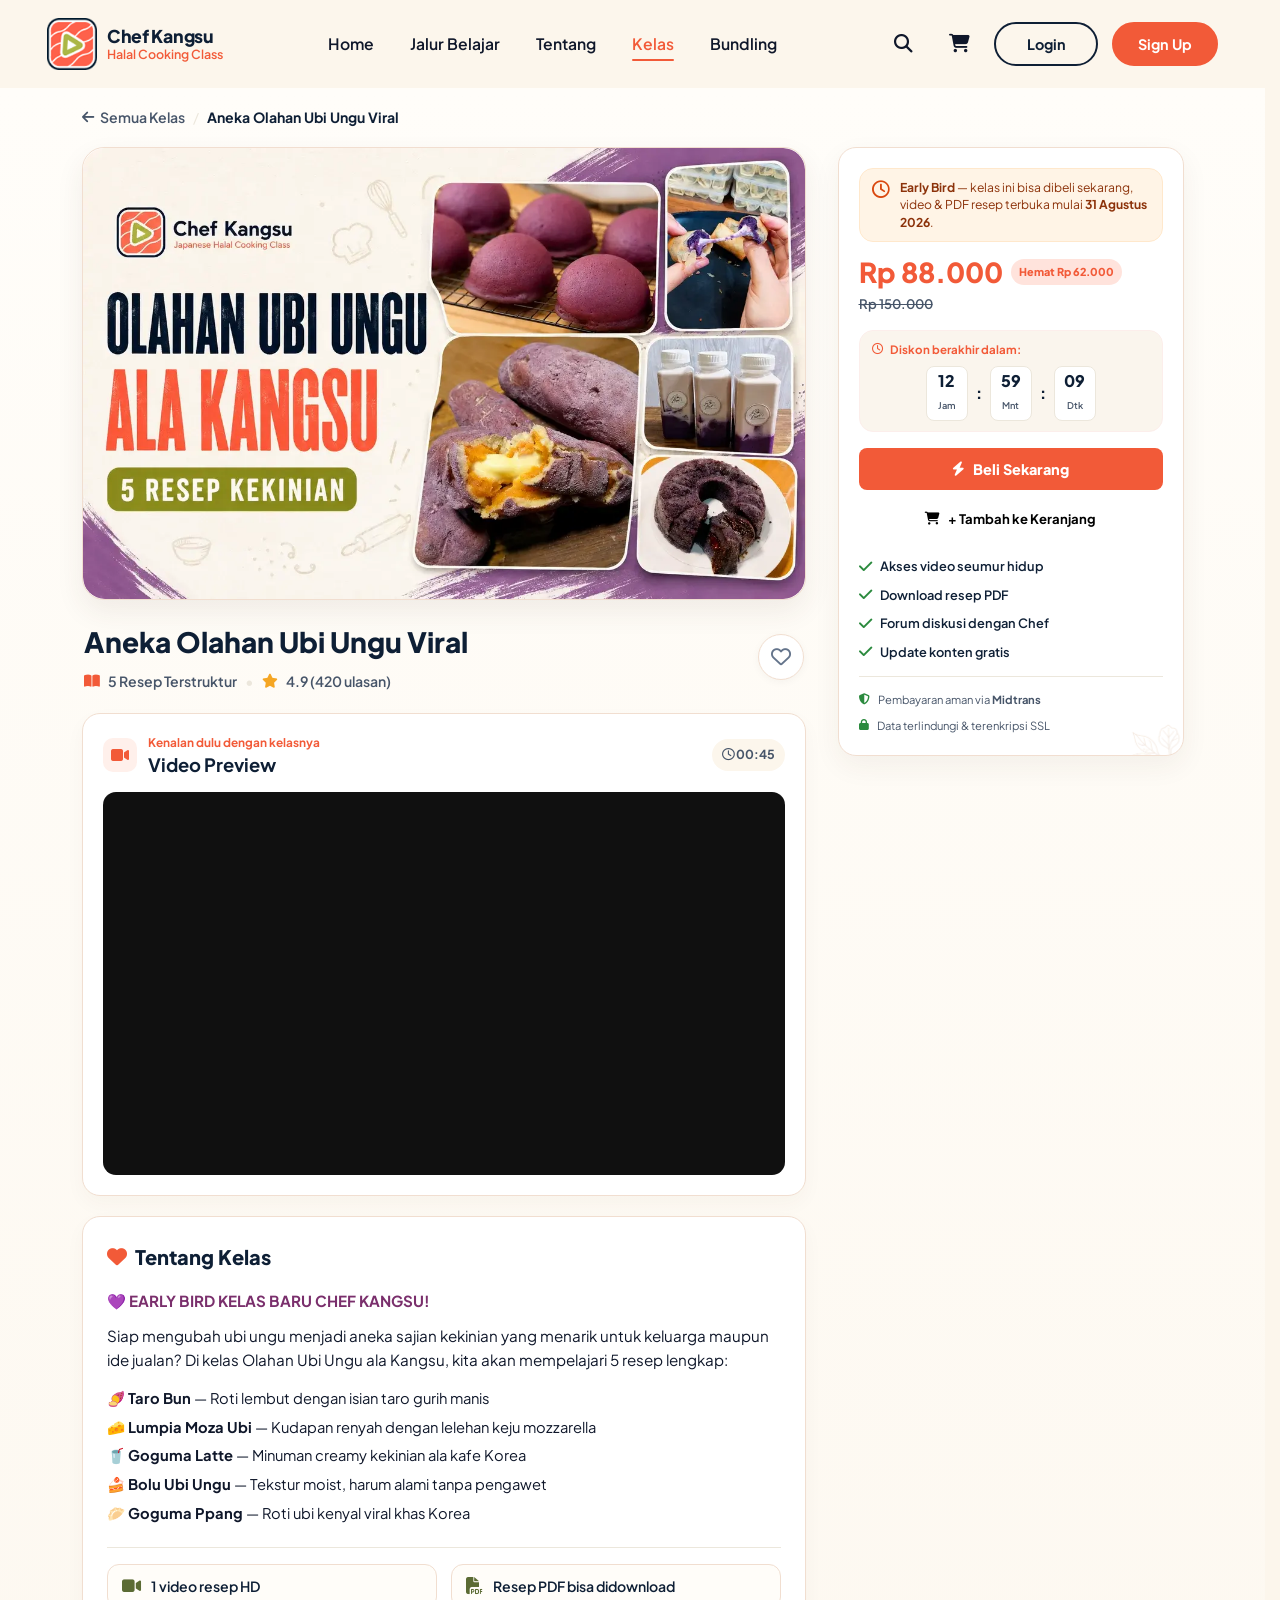
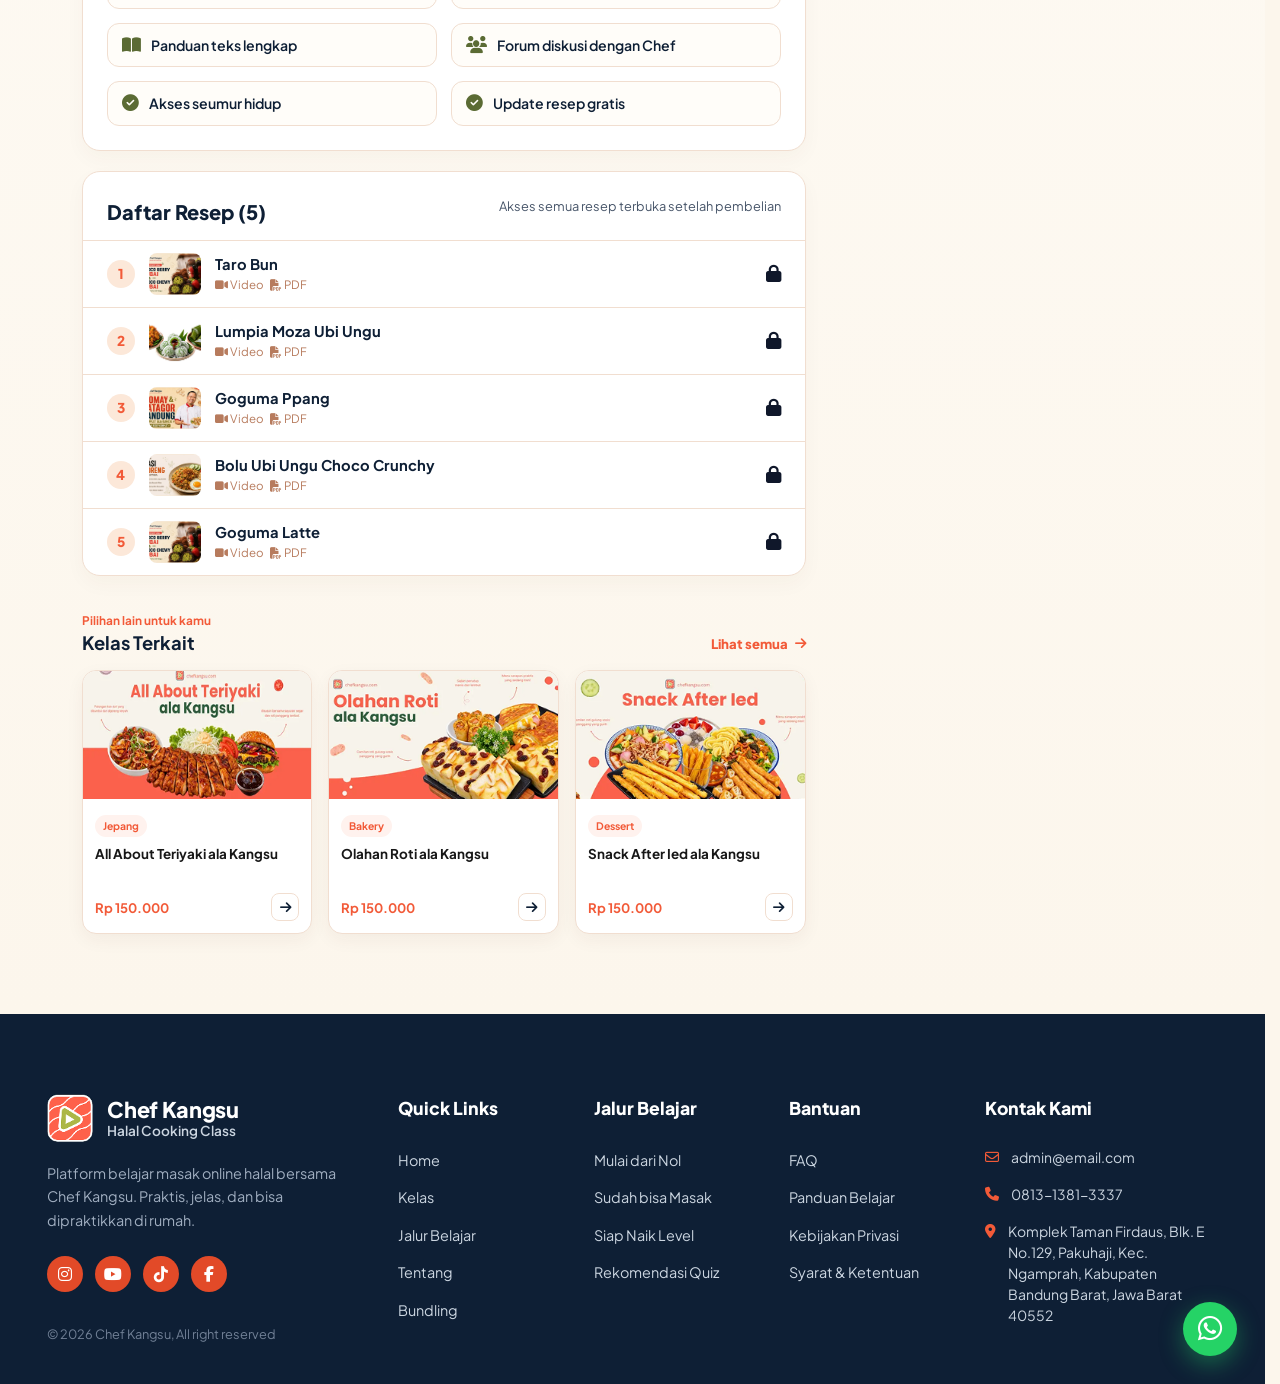
<file: kelas-detail.html>
<!DOCTYPE html>
<html lang="id">
<head>
  <meta charset="UTF-8">
  <meta name="viewport" content="width=device-width, initial-scale=1.0">
  <title>Aneka Olahan Ubi Ungu Viral - Detail Kelas Chef Kangsu</title>
  
  <!-- Google Fonts: Plus Jakarta Sans -->
  <link rel="preconnect" href="https://fonts.googleapis.com">
  <link rel="preconnect" href="https://fonts.gstatic.com" crossorigin>
  <link href="https://fonts.googleapis.com/css2?family=Plus+Jakarta+Sans:wght@400;500;600;700;800&display=swap" rel="stylesheet">
  
  <!-- FontAwesome Icons -->
  <link rel="stylesheet" href="https://cdnjs.cloudflare.com/ajax/libs/font-awesome/6.4.0/css/all.min.css">
  
  <!-- Custom Styles -->
  <link rel="stylesheet" href="style.css">
</head>
<body>

  <!-- ==================== HEADER / NAVBAR ==================== -->
  <header class="navbar" id="navbar">
    <div class="container nav-container">
      <a href="index.html" class="logo-link">
        <img src="Asset/LogoBlack 1.png" alt="Chef Kangsu Logo" class="logo-img">
        <div class="logo-text">
          <span class="logo-name">Chef Kangsu</span>
          <span class="logo-tagline">Halal Cooking Class</span>
        </div>
      </a>

      <nav class="nav-menu" id="nav-menu">
        <ul class="nav-list">
          <li class="nav-item"><a href="index.html" class="nav-link">Home</a></li>
          <li class="nav-item"><a href="index.html#jalur" class="nav-link">Jalur Belajar</a></li>
          <li class="nav-item"><a href="index.html#tentang" class="nav-link">Tentang</a></li>
          <li class="nav-item"><a href="kelas.html" class="nav-link active">Kelas</a></li>
          <li class="nav-item"><a href="bundling.html" class="nav-link">Bundling</a></li>
        </ul>
        <div class="mobile-nav-actions">
          <a href="login.html" class="btn btn-outline-dark btn-pill">Login</a>
          <a href="register.html" class="btn btn-primary btn-pill">Sign Up</a>
        </div>
      </nav>

      <div class="nav-actions">
        <button class="icon-btn" aria-label="Search"><i class="fa-solid fa-magnifying-glass"></i></button>
        <button class="icon-btn" aria-label="Cart"><i class="fa-solid fa-cart-shopping"></i></button>
        <a href="login.html" class="btn btn-outline-dark btn-pill">Login</a>
        <a href="register.html" class="btn btn-primary btn-pill">Sign Up</a>
        <button class="hamburger" id="hamburger" aria-label="Toggle Navigation">
          <i class="fa-solid fa-bars"></i>
        </button>
      </div>
    </div>
  </header>

  <main class="page-preview-main">
    <div class="container">
      <!-- Breadcrumb Navigation -->
      <nav class="breadcrumb-nav" aria-label="Breadcrumb">
        <a href="kelas.html" class="breadcrumb-link"><i class="fa-solid fa-arrow-left"></i> Semua Kelas</a>
        <span class="bc-sep">/</span>
        <span class="bc-current">Aneka Olahan Ubi Ungu Viral</span>
      </nav>

      <!-- 2-Column Preview Layout -->
      <div class="preview-layout-grid">
        
        <!-- LEFT COLUMN: Main Course Content -->
        <div class="preview-left-col">
          
          <!-- Hero Card Graphic Banner -->
          <div class="preview-banner-card">
            <img src="Asset/ubipreview.png" alt="Aneka Olahan Ubi Ungu Viral ala Chef Kangsu" class="preview-banner-image">
          </div>

          <!-- Course Header Info -->
          <div class="course-header-info-box">
            <div class="course-header-title-row">
              <div>
                <h1 class="preview-course-title">Aneka Olahan Ubi Ungu Viral</h1>
                <div class="course-meta-simple">
                  <i class="fa-solid fa-book-open text-coral"></i> <span>5 Resep Terstruktur</span>
                  <span class="meta-dot">•</span>
                  <i class="fa-solid fa-star text-gold"></i> <span>4.9 (420 ulasan)</span>
                </div>
              </div>
              <button class="course-wishlist-btn wishlist-lg" aria-label="Simpan ke Wishlist">
                <i class="fa-regular fa-heart"></i>
              </button>
            </div>
          </div>

          <!-- Video Preview -->
          <section class="video-preview-card" aria-labelledby="video-preview-title">
            <div class="video-preview-heading">
              <span class="video-heading-icon"><i class="fa-solid fa-video"></i></span>
              <div>
                <p class="eyebrow-label">Kenalan dulu dengan kelasnya</p>
                <h3 id="video-preview-title">Video Preview</h3>
              </div>
              <span class="video-duration"><i class="fa-regular fa-clock"></i> 00:45</span>
            </div>
            <div class="video-preview-player">
              <iframe
                src="https://www.youtube-nocookie.com/embed/pIRPch17E2s?rel=0"
                title="Video preview kelas Chef Kangsu"
                allow="accelerometer; autoplay; clipboard-write; encrypted-media; gyroscope; picture-in-picture; web-share"
                allowfullscreen>
              </iframe>
            </div>
          </section>

          <!-- Card: Tentang Kelas -->
          <div class="card-preview-section">
            <h3 class="section-card-title"><i class="fa-solid fa-heart text-coral"></i> Tentang Kelas</h3>
            <div class="section-card-body">
              <p class="highlight-text-purple">💜 <strong>EARLY BIRD KELAS BARU CHEF KANGSU!</strong></p>
              <p class="lead-desc">
                Siap mengubah ubi ungu menjadi aneka sajian kekinian yang menarik untuk keluarga maupun ide jualan?
                Di kelas Olahan Ubi Ungu ala Kangsu, kita akan mempelajari 5 resep lengkap:
              </p>
              <ul class="recipe-menu-list">
                <li>🍠 <strong>Taro Bun</strong> — Roti lembut dengan isian taro gurih manis</li>
                <li>🧀 <strong>Lumpia Moza Ubi</strong> — Kudapan renyah dengan lelehan keju mozzarella</li>
                <li>🥤 <strong>Goguma Latte</strong> — Minuman creamy kekinian ala kafe Korea</li>
                <li>🍰 <strong>Bolu Ubi Ungu</strong> — Tekstur moist, harum alami tanpa pengawet</li>
                <li>🥟 <strong>Goguma Ppang</strong> — Roti ubi kenyal viral khas Korea</li>
              </ul>

              <!-- 6 Feature Badges Grid -->
              <div class="features-badge-grid">
                <div class="feat-badge-item">
                  <i class="fa-solid fa-video feat-icon"></i>
                  <span>1 video resep HD</span>
                </div>
                <div class="feat-badge-item">
                  <i class="fa-solid fa-file-pdf feat-icon"></i>
                  <span>Resep PDF bisa didownload</span>
                </div>
                <div class="feat-badge-item">
                  <i class="fa-solid fa-book-open feat-icon"></i>
                  <span>Panduan teks lengkap</span>
                </div>
                <div class="feat-badge-item">
                  <i class="fa-solid fa-users feat-icon"></i>
                  <span>Forum diskusi dengan Chef</span>
                </div>
                <div class="feat-badge-item">
                  <i class="fa-solid fa-circle-check feat-icon"></i>
                  <span>Akses seumur hidup</span>
                </div>
                <div class="feat-badge-item">
                  <i class="fa-solid fa-circle-check feat-icon"></i>
                  <span>Update resep gratis</span>
                </div>
              </div>
            </div>
          </div>

          <!-- Card: Daftar Resep -->
          <div class="card-preview-section">
            <div class="curriculum-header">
              <h3 class="section-card-title">Daftar Resep (5)</h3>
              <span class="curriculum-note">Akses semua resep terbuka setelah pembelian</span>
            </div>
            <div class="lesson-items-list">
              <div class="lesson-row locked">
                <div class="lesson-left">
                  <span class="lesson-num">1</span>
                  <div class="lesson-thumb-mini">
                    <img src="Asset/dubai.png" alt="Taro Bun">
                  </div>
                  <div class="lesson-title-info">
                    <span class="lesson-name">Taro Bun</span>
                    <span class="lesson-time"><i class="fa-solid fa-video"></i> Video &nbsp; <i class="fa-solid fa-file-pdf"></i> PDF</span>
                  </div>
                </div>
                <div class="lesson-right">
                  <i class="fa-solid fa-lock text-muted lock-icon"></i>
                </div>
              </div>
              <div class="lesson-row locked">
                <div class="lesson-left">
                  <span class="lesson-num">2</span>
                  <div class="lesson-thumb-mini"><img src="Asset/camilan.png" alt="Lumpia Moza Ubi Ungu"></div>
                  <div class="lesson-title-info"><span class="lesson-name">Lumpia Moza Ubi Ungu</span><span class="lesson-time"><i class="fa-solid fa-video"></i> Video &nbsp; <i class="fa-solid fa-file-pdf"></i> PDF</span></div>
                </div>
                <div class="lesson-right"><i class="fa-solid fa-lock text-muted lock-icon"></i></div>
              </div>
              <div class="lesson-row locked">
                <div class="lesson-left">
                  <span class="lesson-num">3</span>
                  <div class="lesson-thumb-mini"><img src="Asset/siomay.png" alt="Goguma Ppang"></div>
                  <div class="lesson-title-info"><span class="lesson-name">Goguma Ppang</span><span class="lesson-time"><i class="fa-solid fa-video"></i> Video &nbsp; <i class="fa-solid fa-file-pdf"></i> PDF</span></div>
                </div>
                <div class="lesson-right"><i class="fa-solid fa-lock text-muted lock-icon"></i></div>
              </div>
              <div class="lesson-row locked">
                <div class="lesson-left">
                  <span class="lesson-num">4</span>
                  <div class="lesson-thumb-mini"><img src="Asset/nasi.png" alt="Bolu Ubi Ungu Choco Crunchy"></div>
                  <div class="lesson-title-info"><span class="lesson-name">Bolu Ubi Ungu Choco Crunchy</span><span class="lesson-time"><i class="fa-solid fa-video"></i> Video &nbsp; <i class="fa-solid fa-file-pdf"></i> PDF</span></div>
                </div>
                <div class="lesson-right"><i class="fa-solid fa-lock text-muted lock-icon"></i></div>
              </div>
              <div class="lesson-row locked">
                <div class="lesson-left">
                  <span class="lesson-num">5</span>
                  <div class="lesson-thumb-mini"><img src="Asset/dubai.png" alt="Goguma Latte"></div>
                  <div class="lesson-title-info"><span class="lesson-name">Goguma Latte</span><span class="lesson-time"><i class="fa-solid fa-video"></i> Video &nbsp; <i class="fa-solid fa-file-pdf"></i> PDF</span></div>
                </div>
                <div class="lesson-right"><i class="fa-solid fa-lock text-muted lock-icon"></i></div>
              </div>
            </div>
          </div>

          <!-- Related Classes -->
          <section class="related-classes-section" aria-labelledby="related-classes-title">
            <div class="related-heading">
              <div>
                <p class="eyebrow-label">Pilihan lain untuk kamu</p>
                <h3 id="related-classes-title">Kelas Terkait</h3>
              </div>
              <a href="kelas.html" class="related-all-link">Lihat semua <i class="fa-solid fa-arrow-right"></i></a>
            </div>
            <div class="related-classes-grid">
              <article class="related-class-card">
                <img src="Asset/kelas/allaboutteriyaki.png" alt="All About Teriyaki ala Kangsu">
                <div class="related-card-body"><span class="related-tag">Jepang</span><h4>All About Teriyaki ala Kangsu</h4><div><strong>Rp 150.000</strong><a href="kelas-detail.html" aria-label="Lihat kelas All About Teriyaki"><i class="fa-solid fa-arrow-right"></i></a></div></div>
              </article>
              <article class="related-class-card">
                <img src="Asset/kelas/olahanrotialakangsu.png" alt="Olahan Roti ala Kangsu">
                <div class="related-card-body"><span class="related-tag">Bakery</span><h4>Olahan Roti ala Kangsu</h4><div><strong>Rp 150.000</strong><a href="kelas-detail.html" aria-label="Lihat kelas Olahan Roti"><i class="fa-solid fa-arrow-right"></i></a></div></div>
              </article>
              <article class="related-class-card">
                <img src="Asset/kelas/snackafteried.png" alt="Snack After Ied ala Kangsu">
                <div class="related-card-body"><span class="related-tag">Dessert</span><h4>Snack After Ied ala Kangsu</h4><div><strong>Rp 150.000</strong><a href="kelas-detail.html" aria-label="Lihat kelas Snack After Ied"><i class="fa-solid fa-arrow-right"></i></a></div></div>
              </article>
            </div>
          </section>

        </div>

        <!-- RIGHT COLUMN: Sticky Checkout Card -->
        <div class="preview-right-col">
          <div class="sticky-checkout-card">
            
            <!-- Early Bird Alert Notice -->
            <div class="early-bird-alert-box">
              <i class="fa-regular fa-clock alert-clock-icon"></i>
              <p><strong>Early Bird</strong> — kelas ini bisa dibeli sekarang, video & PDF resep terbuka mulai <strong>31 Agustus 2026</strong>.</p>
            </div>

            <!-- Price & Discount -->
            <div class="price-discount-wrapper">
              <div class="price-main-row">
                <span class="price-current-lg">Rp 88.000</span>
                <span class="badge-saving">Hemat Rp 62.000</span>
              </div>
              <span class="price-original-striked">Rp 150.000</span>
            </div>

            <!-- Live Countdown Timer -->
            <div class="countdown-timer-card">
              <div class="countdown-header">
                <i class="fa-regular fa-clock"></i>
                <span>Diskon berakhir dalam:</span>
              </div>
              <div class="countdown-display" id="countdown-display">
                <div class="timer-box"><span id="timer-hours">12</span><small>Jam</small></div>
                <span class="timer-sep">:</span>
                <div class="timer-box"><span id="timer-minutes">59</span><small>Mnt</small></div>
                <span class="timer-sep">:</span>
                <div class="timer-box"><span id="timer-seconds">10</span><small>Dtk</small></div>
              </div>
            </div>

            <!-- CTA Buttons -->
            <div class="checkout-actions-group">
              <a href="#checkout" class="btn btn-primary btn-block btn-buy-now">
                <i class="fa-solid fa-bolt"></i> Beli Sekarang
              </a>
              <button class="btn btn-outline-primary btn-block btn-add-cart" id="btn-add-cart">
                <i class="fa-solid fa-cart-shopping"></i> + Tambah ke Keranjang
              </button>
            </div>

            <!-- Checklist Benefits -->
            <ul class="benefits-check-list">
              <li><i class="fa-solid fa-check check-green"></i> Akses video seumur hidup</li>
              <li><i class="fa-solid fa-check check-green"></i> Download resep PDF</li>
              <li><i class="fa-solid fa-check check-green"></i> Forum diskusi dengan Chef</li>
              <li><i class="fa-solid fa-check check-green"></i> Update konten gratis</li>
            </ul>

            <div class="sidebar-divider"></div>

            <!-- Trust Badges -->
            <div class="security-trust-box">
              <div class="trust-row">
                <i class="fa-solid fa-shield-halved text-green"></i>
                <span>Pembayaran aman via <strong>Midtrans</strong></span>
              </div>
              <div class="trust-row">
                <i class="fa-solid fa-lock text-green"></i>
                <span>Data terlindungi & terenkripsi SSL</span>
              </div>
            </div>

            <!-- Bottom Leaf Decor -->
            <img src="Asset/daundekor1.png" alt="" class="sidebar-leaf-decor">
          </div>
        </div>

      </div>
    </div>
  </main>

  <!-- ==================== FOOTER ==================== -->
  <footer class="footer">
    <div class="container footer-container">
      <!-- Col 1: Brand Info -->
      <div class="footer-col brand-col">
        <a href="index.html" class="footer-logo-link">
          <img src="Asset/logowhite.png" alt="Chef Kangsu Halal Cooking Class" class="footer-logo">
          <div class="footer-logo-text">
            <span class="footer-logo-name">Chef Kangsu</span>
            <span class="footer-logo-tagline">Halal Cooking Class</span>
          </div>
        </a>
        <p class="footer-brand-desc">
          Platform belajar masak online halal bersama Chef Kangsu. Praktis, jelas, dan bisa dipraktikkan di rumah.
        </p>
        <div class="social-links">
          <a href="#" aria-label="Instagram"><i class="fa-brands fa-instagram"></i></a>
          <a href="#" aria-label="YouTube"><i class="fa-brands fa-youtube"></i></a>
          <a href="#" aria-label="TikTok"><i class="fa-brands fa-tiktok"></i></a>
          <a href="#" aria-label="Facebook"><i class="fa-brands fa-facebook-f"></i></a>
        </div>
        <p class="copyright">&copy; 2026 Chef Kangsu, All right reserved</p>
      </div>

      <!-- Col 2: Quick Links -->
      <div class="footer-col">
        <h4 class="footer-heading">Quick Links</h4>
        <ul class="footer-menu">
          <li><a href="index.html">Home</a></li>
          <li><a href="kelas.html">Kelas</a></li>
          <li><a href="index.html#jalur">Jalur Belajar</a></li>
          <li><a href="index.html#tentang">Tentang</a></li>
          <li><a href="bundling.html">Bundling</a></li>
        </ul>
      </div>

      <!-- Col 3: Jalur Belajar -->
      <div class="footer-col">
        <h4 class="footer-heading">Jalur Belajar</h4>
        <ul class="footer-menu">
          <li><a href="index.html#jalur">Mulai dari Nol</a></li>
          <li><a href="index.html#jalur">Sudah bisa Masak</a></li>
          <li><a href="index.html#jalur">Siap Naik Level</a></li>
          <li><a href="index.html#quiz">Rekomendasi Quiz</a></li>
        </ul>
      </div>

      <!-- Col 4: Bantuan -->
      <div class="footer-col">
        <h4 class="footer-heading">Bantuan</h4>
        <ul class="footer-menu">
          <li><a href="#faq">FAQ</a></li>
          <li><a href="#panduan">Panduan Belajar</a></li>
          <li><a href="#privasi">Kebijakan Privasi</a></li>
          <li><a href="#syarat">Syarat & Ketentuan</a></li>
        </ul>
      </div>

      <!-- Col 5: Kontak Kami -->
      <div class="footer-col contact-col">
        <h4 class="footer-heading">Kontak Kami</h4>
        <ul class="footer-contact-list">
          <li>
            <i class="fa-regular fa-envelope"></i>
            <span>admin@email.com</span>
          </li>
          <li>
            <i class="fa-solid fa-phone"></i>
            <span>0813-1381-3337</span>
          </li>
          <li>
            <i class="fa-solid fa-location-dot"></i>
            <span>Komplek Taman Firdaus, Blk. E No.129, Pakuhaji, Kec. Ngamprah, Kabupaten Bandung Barat, Jawa Barat 40552</span>
          </li>
        </ul>
      </div>
    </div>
  </footer>

  <!-- ==================== FLOATING WHATSAPP CTA ==================== -->
  <a href="https://wa.me/6281313813337?text=Halo%20Chef%20Kangsu,%20saya%20tertarik%20dengan%20kelas%20Olahan%20Ubi%20Ungu" target="_blank" rel="noopener noreferrer" class="floating-whatsapp" aria-label="Hubungi Kami di WhatsApp">
    <i class="fa-brands fa-whatsapp"></i>
    <span class="whatsapp-tooltip">Tanya Tentang Kelas Ini</span>
  </a>

  <!-- Toast Notification Container -->
  <div class="toast-notification" id="toast-notification">
    <i class="fa-solid fa-circle-check toast-icon"></i>
    <span id="toast-message">Kelas berhasil ditambahkan ke keranjang!</span>
  </div>

  <script src="main.js"></script>
</body>
</html>
</file>
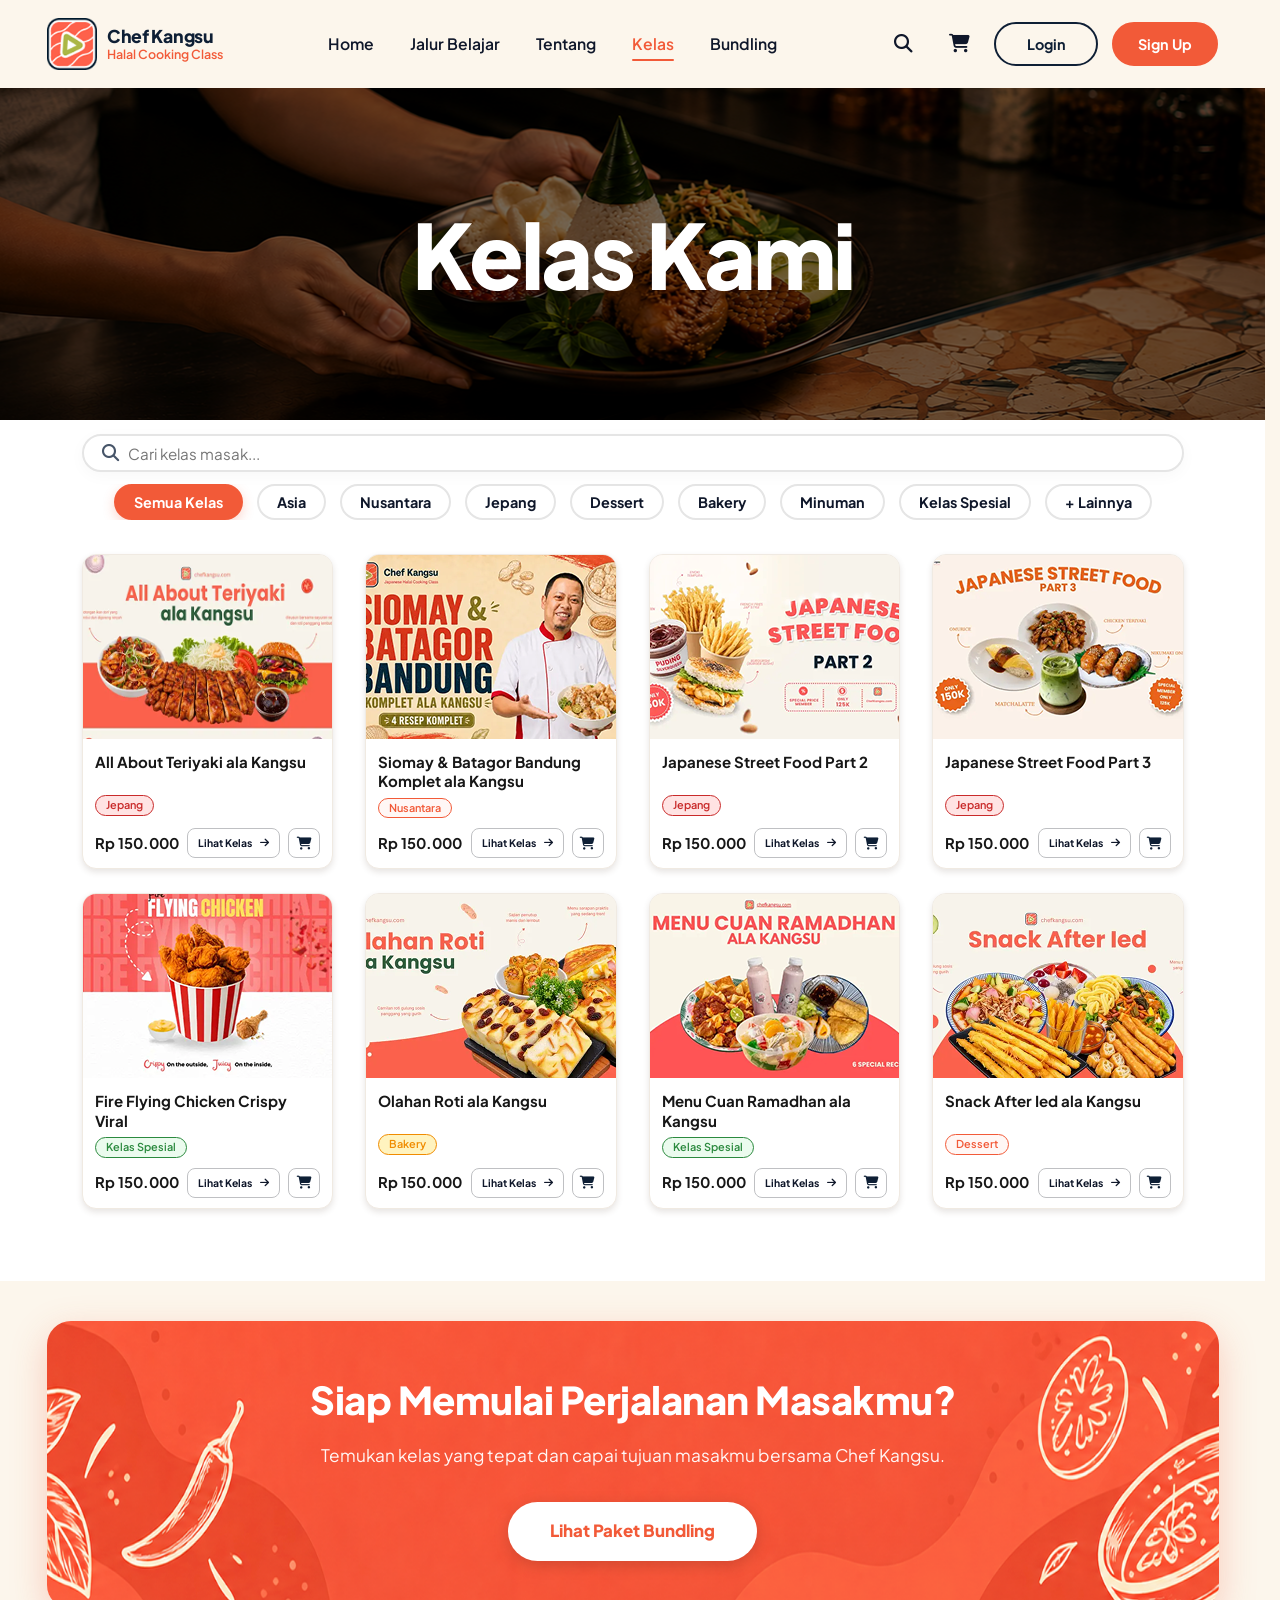
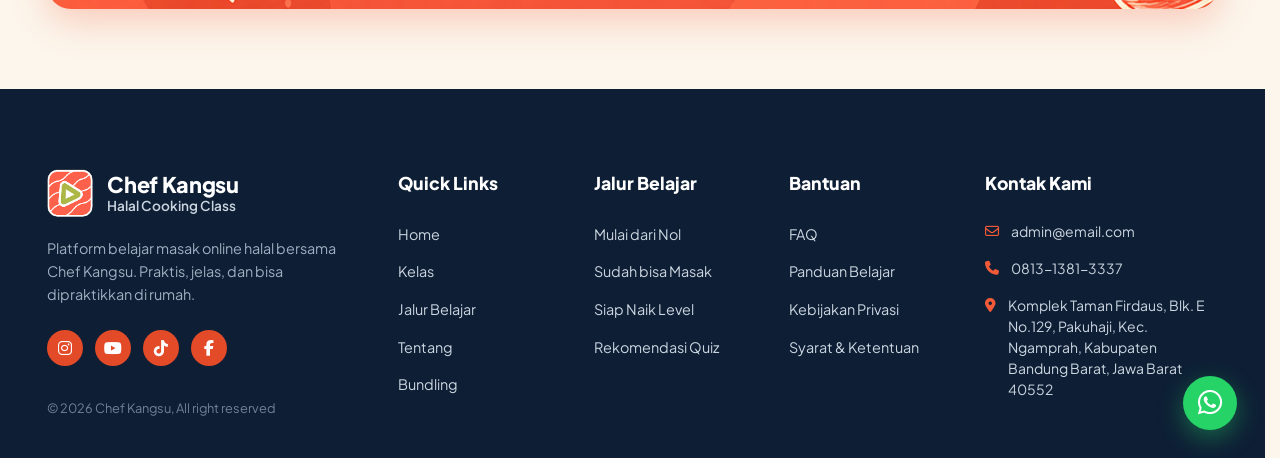
<file: kelas.html>
<!DOCTYPE html>
<html lang="id">
<head>
  <meta charset="UTF-8">
  <meta name="viewport" content="width=device-width, initial-scale=1.0">
  <title>Katalog Kelas Kami - Chef Kangsu</title>
  
  <!-- Google Fonts: Plus Jakarta Sans -->
  <link rel="preconnect" href="https://fonts.googleapis.com">
  <link rel="preconnect" href="https://fonts.gstatic.com" crossorigin>
  <link href="https://fonts.googleapis.com/css2?family=Plus+Jakarta+Sans:wght@400;500;600;700;800&display=swap" rel="stylesheet">
  
  <!-- FontAwesome Icons -->
  <link rel="stylesheet" href="https://cdnjs.cloudflare.com/ajax/libs/font-awesome/6.4.0/css/all.min.css">
  
  <!-- Custom Styles -->
  <link rel="stylesheet" href="style.css">
</head>
<body>

  <!-- ==================== HEADER / NAVBAR ==================== -->
  <header class="navbar" id="navbar">
    <div class="container nav-container">
      <a href="index.html" class="logo-link">
        <img src="Asset/LogoBlack 1.png" alt="Chef Kangsu Logo" class="logo-img">
        <div class="logo-text">
          <span class="logo-name">Chef Kangsu</span>
          <span class="logo-tagline">Halal Cooking Class</span>
        </div>
      </a>

      <nav class="nav-menu" id="nav-menu">
        <ul class="nav-list">
          <li class="nav-item"><a href="index.html" class="nav-link">Home</a></li>
          <li class="nav-item"><a href="index.html#jalur" class="nav-link">Jalur Belajar</a></li>
          <li class="nav-item"><a href="index.html#tentang" class="nav-link">Tentang</a></li>
          <li class="nav-item"><a href="kelas.html" class="nav-link active">Kelas</a></li>
          <li class="nav-item"><a href="bundling.html" class="nav-link">Bundling</a></li>
        </ul>
        <div class="mobile-nav-actions">
          <a href="login.html" class="btn btn-outline-dark btn-pill">Login</a>
          <a href="register.html" class="btn btn-primary btn-pill">Sign Up</a>
        </div>
      </nav>

      <div class="nav-actions">
        <button class="icon-btn" aria-label="Search"><i class="fa-solid fa-magnifying-glass"></i></button>
        <button class="icon-btn" aria-label="Cart"><i class="fa-solid fa-cart-shopping"></i></button>
        <a href="login.html" class="btn btn-outline-dark btn-pill">Login</a>
        <a href="register.html" class="btn btn-primary btn-pill">Sign Up</a>
        <button class="hamburger" id="hamburger" aria-label="Toggle Navigation">
          <i class="fa-solid fa-bars"></i>
        </button>
      </div>
    </div>
  </header>

  <main>
    <!-- ==================== KELAS HERO BANNER ==================== -->
    <section class="section-kelas-hero">
      <div class="kelas-hero-overlay"></div>
      <div class="container kelas-hero-content">
        <h1 class="kelas-hero-title">Kelas Kami</h1>
      </div>
    </section>

    <!-- ==================== SEARCH & CATEGORY FILTER ==================== -->
    <section class="section-catalog-controls">
      <div class="container catalog-container">
        <!-- Live Search Bar -->
        <div class="search-bar-wrapper">
          <i class="fa-solid fa-magnifying-glass search-icon"></i>
          <input type="text" id="catalog-search-input" class="search-input-field" placeholder="Cari kelas masak..." autocomplete="off">
          <button class="clear-search-btn" id="clear-search-btn" aria-label="Hapus Pencarian"><i class="fa-solid fa-xmark"></i></button>
        </div>

        <!-- Category Pills -->
        <div class="category-pills-wrapper">
          <div class="category-pills-list" id="category-pills-list">
            <button class="pill-category-btn active" data-filter="all">Semua Kelas</button>
            <button class="pill-category-btn" data-filter="asia">Asia</button>
            <button class="pill-category-btn" data-filter="nusantara">Nusantara</button>
            <button class="pill-category-btn" data-filter="jepang">Jepang</button>
            <button class="pill-category-btn" data-filter="dessert">Dessert</button>
            <button class="pill-category-btn" data-filter="bakery">Bakery</button>
            <button class="pill-category-btn" data-filter="minuman">Minuman</button>
            <button class="pill-category-btn" data-filter="spesial">Kelas Spesial</button>
            <button class="pill-category-btn" data-filter="camilan">+ Lainnya</button>
          </div>
        </div>
      </div>
    </section>

    <!-- ==================== CATALOG GRID SECTION ==================== -->
    <section class="section-catalog-grid">
      <div class="container catalog-container">

        <div class="grid grid-4 grid-catalog" id="catalog-course-grid">

          <!-- Card 1: All About Teriyaki -->
          <div class="card-catalog-item" data-category="jepang asia" data-title="All About Teriyaki ala Kangsu" data-price="150000">
            <div class="catalog-thumb">
              <img src="Asset/kelas/allaboutteriyaki.png" alt="All About Teriyaki ala Kangsu">
            </div>
            <div class="catalog-item-body">
              <h3 class="catalog-item-title">All About Teriyaki ala Kangsu</h3>
              <span class="catalog-badge-tag tag-jepang">Jepang</span>
              <div class="catalog-item-footer">
                <span class="catalog-price">Rp 150.000</span>
                <div class="catalog-actions">
                  <a href="kelas-detail.html" class="btn btn-outline-dark btn-sm">Lihat Kelas <i class="fa-solid fa-arrow-right"></i></a>
                  <button class="btn-cart-icon btn-add-cart" aria-label="Tambah ke Keranjang"><i class="fa-solid fa-cart-shopping"></i></button>
                </div>
              </div>
            </div>
          </div>

          <!-- Card 2: Siomay & Batagor -->
          <div class="card-catalog-item" data-category="nusantara camilan" data-title="Siomay dan Batagor Bandung Komplet ala Kangsu" data-price="150000">
            <div class="catalog-thumb">
              <img src="Asset/kelas/siomaybatagor.png" alt="Siomay & Batagor Bandung Komplet ala Kangsu">
            </div>
            <div class="catalog-item-body">
              <h3 class="catalog-item-title">Siomay & Batagor Bandung Komplet ala Kangsu</h3>
              <span class="catalog-badge-tag tag-nusantara">Nusantara</span>
              <div class="catalog-item-footer">
                <span class="catalog-price">Rp 150.000</span>
                <div class="catalog-actions">
                  <a href="kelas-detail.html" class="btn btn-outline-dark btn-sm">Lihat Kelas <i class="fa-solid fa-arrow-right"></i></a>
                  <button class="btn-cart-icon btn-add-cart" aria-label="Tambah ke Keranjang"><i class="fa-solid fa-cart-shopping"></i></button>
                </div>
              </div>
            </div>
          </div>

          <!-- Card 3: Japanese Street Food Part 2 -->
          <div class="card-catalog-item" data-category="jepang asia camilan" data-title="Japanese Street Food Part 2" data-price="150000">
            <div class="catalog-thumb">
              <img src="Asset/kelas/japanesestreetfoodpt2.png" alt="Japanese Street Food Part 2">
            </div>
            <div class="catalog-item-body">
              <h3 class="catalog-item-title">Japanese Street Food Part 2</h3>
              <span class="catalog-badge-tag tag-jepang">Jepang</span>
              <div class="catalog-item-footer">
                <span class="catalog-price">Rp 150.000</span>
                <div class="catalog-actions">
                  <a href="kelas-detail.html" class="btn btn-outline-dark btn-sm">Lihat Kelas <i class="fa-solid fa-arrow-right"></i></a>
                  <button class="btn-cart-icon btn-add-cart" aria-label="Tambah ke Keranjang"><i class="fa-solid fa-cart-shopping"></i></button>
                </div>
              </div>
            </div>
          </div>

          <!-- Card 4: Japanese Street Food Part 3 -->
          <div class="card-catalog-item" data-category="jepang asia minuman" data-title="Japanese Street Food Part 3" data-price="150000">
            <div class="catalog-thumb">
              <img src="Asset/kelas/japanstreetpt3.png" alt="Japanese Street Food Part 3">
            </div>
            <div class="catalog-item-body">
              <h3 class="catalog-item-title">Japanese Street Food Part 3</h3>
              <span class="catalog-badge-tag tag-jepang">Jepang</span>
              <div class="catalog-item-footer">
                <span class="catalog-price">Rp 150.000</span>
                <div class="catalog-actions">
                  <a href="kelas-detail.html" class="btn btn-outline-dark btn-sm">Lihat Kelas <i class="fa-solid fa-arrow-right"></i></a>
                  <button class="btn-cart-icon btn-add-cart" aria-label="Tambah ke Keranjang"><i class="fa-solid fa-cart-shopping"></i></button>
                </div>
              </div>
            </div>
          </div>

          <!-- Card 5: Fire Flying Chicken -->
          <div class="card-catalog-item" data-category="spesial asia" data-title="Fire Flying Chicken Crispy Viral" data-price="150000">
            <div class="catalog-thumb">
              <img src="Asset/kelas/flyingchicken.png" alt="Fire Flying Chicken Crispy Viral">
            </div>
            <div class="catalog-item-body">
              <h3 class="catalog-item-title">Fire Flying Chicken Crispy Viral</h3>
              <span class="catalog-badge-tag tag-spesial">Kelas Spesial</span>
              <div class="catalog-item-footer">
                <span class="catalog-price">Rp 150.000</span>
                <div class="catalog-actions">
                  <a href="kelas-detail.html" class="btn btn-outline-dark btn-sm">Lihat Kelas <i class="fa-solid fa-arrow-right"></i></a>
                  <button class="btn-cart-icon btn-add-cart" aria-label="Tambah ke Keranjang"><i class="fa-solid fa-cart-shopping"></i></button>
                </div>
              </div>
            </div>
          </div>

          <!-- Card 6: Olahan Roti ala Kangsu -->
          <div class="card-catalog-item" data-category="bakery dessert" data-title="Olahan Roti ala Kangsu" data-price="150000">
            <div class="catalog-thumb">
              <img src="Asset/kelas/olahanrotialakangsu.png" alt="Olahan Roti ala Kangsu">
            </div>
            <div class="catalog-item-body">
              <h3 class="catalog-item-title">Olahan Roti ala Kangsu</h3>
              <span class="catalog-badge-tag tag-bakery">Bakery</span>
              <div class="catalog-item-footer">
                <span class="catalog-price">Rp 150.000</span>
                <div class="catalog-actions">
                  <a href="kelas-detail.html" class="btn btn-outline-dark btn-sm">Lihat Kelas <i class="fa-solid fa-arrow-right"></i></a>
                  <button class="btn-cart-icon btn-add-cart" aria-label="Tambah ke Keranjang"><i class="fa-solid fa-cart-shopping"></i></button>
                </div>
              </div>
            </div>
          </div>

          <!-- Card 7: Menu Cuan Ramadhan -->
          <div class="card-catalog-item" data-category="spesial nusantara minuman" data-title="Menu Cuan Ramadhan ala Kangsu" data-price="150000">
            <div class="catalog-thumb">
              <img src="Asset/kelas/cuanramadhan.png" alt="Menu Cuan Ramadhan ala Kangsu">
            </div>
            <div class="catalog-item-body">
              <h3 class="catalog-item-title">Menu Cuan Ramadhan ala Kangsu</h3>
              <span class="catalog-badge-tag tag-spesial">Kelas Spesial</span>
              <div class="catalog-item-footer">
                <span class="catalog-price">Rp 150.000</span>
                <div class="catalog-actions">
                  <a href="kelas-detail.html" class="btn btn-outline-dark btn-sm">Lihat Kelas <i class="fa-solid fa-arrow-right"></i></a>
                  <button class="btn-cart-icon btn-add-cart" aria-label="Tambah ke Keranjang"><i class="fa-solid fa-cart-shopping"></i></button>
                </div>
              </div>
            </div>
          </div>

          <!-- Card 8: Snack After Ied -->
          <div class="card-catalog-item" data-category="camilan dessert" data-title="Snack After Ied ala Kangsu" data-price="150000">
            <div class="catalog-thumb">
              <img src="Asset/kelas/snackafteried.png" alt="Snack After Ied ala Kangsu">
            </div>
            <div class="catalog-item-body">
              <h3 class="catalog-item-title">Snack After Ied ala Kangsu</h3>
              <span class="catalog-badge-tag tag-dessert">Dessert</span>
              <div class="catalog-item-footer">
                <span class="catalog-price">Rp 150.000</span>
                <div class="catalog-actions">
                  <a href="kelas-detail.html" class="btn btn-outline-dark btn-sm">Lihat Kelas <i class="fa-solid fa-arrow-right"></i></a>
                  <button class="btn-cart-icon btn-add-cart" aria-label="Tambah ke Keranjang"><i class="fa-solid fa-cart-shopping"></i></button>
                </div>
              </div>
            </div>
          </div>

        </div>

        <!-- No Results State -->
        <div class="no-results-box" id="no-results-box" style="display: none;">
          <i class="fa-solid fa-magnifying-glass no-results-icon"></i>
          <h3>Kelas tidak ditemukan</h3>
          <p>Coba gunakan kata kunci pencarian lain atau pilih kategori yang tersedia.</p>
          <button class="btn btn-primary btn-pill" id="reset-filter-btn">Reset Filter</button>
        </div>

      </div>
    </section>

    <!-- ==================== BANNER CTA BOTTOM ==================== -->
    <section class="section section-cta-bottom">
      <div class="container">
        <div class="cta-card">
          <div class="cta-content">
            <h2 class="cta-title">Siap Memulai Perjalanan Masakmu?</h2>
            <p class="cta-desc">Temukan kelas yang tepat dan capai tujuan masakmu bersama Chef Kangsu.</p>
            <a href="bundling.html" class="btn btn-white btn-pill">Lihat Paket Bundling</a>
          </div>
        </div>
      </div>
    </section>
  </main>

  <!-- ==================== FOOTER ==================== -->
  <footer class="footer">
    <div class="container footer-container">
      <!-- Col 1: Brand Info -->
      <div class="footer-col brand-col">
        <a href="index.html" class="footer-logo-link">
          <img src="Asset/logowhite.png" alt="Chef Kangsu Halal Cooking Class" class="footer-logo">
          <div class="footer-logo-text">
            <span class="footer-logo-name">Chef Kangsu</span>
            <span class="footer-logo-tagline">Halal Cooking Class</span>
          </div>
        </a>
        <p class="footer-brand-desc">
          Platform belajar masak online halal bersama Chef Kangsu. Praktis, jelas, dan bisa dipraktikkan di rumah.
        </p>
        <div class="social-links">
          <a href="#" aria-label="Instagram"><i class="fa-brands fa-instagram"></i></a>
          <a href="#" aria-label="YouTube"><i class="fa-brands fa-youtube"></i></a>
          <a href="#" aria-label="TikTok"><i class="fa-brands fa-tiktok"></i></a>
          <a href="#" aria-label="Facebook"><i class="fa-brands fa-facebook-f"></i></a>
        </div>
        <p class="copyright">&copy; 2026 Chef Kangsu, All right reserved</p>
      </div>

      <!-- Col 2: Quick Links -->
      <div class="footer-col">
        <h4 class="footer-heading">Quick Links</h4>
        <ul class="footer-menu">
          <li><a href="index.html">Home</a></li>
          <li><a href="kelas.html">Kelas</a></li>
          <li><a href="index.html#jalur">Jalur Belajar</a></li>
          <li><a href="index.html#tentang">Tentang</a></li>
          <li><a href="bundling.html">Bundling</a></li>
        </ul>
      </div>

      <!-- Col 3: Jalur Belajar -->
      <div class="footer-col">
        <h4 class="footer-heading">Jalur Belajar</h4>
        <ul class="footer-menu">
          <li><a href="index.html#jalur">Mulai dari Nol</a></li>
          <li><a href="index.html#jalur">Sudah bisa Masak</a></li>
          <li><a href="index.html#jalur">Siap Naik Level</a></li>
          <li><a href="index.html#quiz">Rekomendasi Quiz</a></li>
        </ul>
      </div>

      <!-- Col 4: Bantuan -->
      <div class="footer-col">
        <h4 class="footer-heading">Bantuan</h4>
        <ul class="footer-menu">
          <li><a href="#faq">FAQ</a></li>
          <li><a href="#panduan">Panduan Belajar</a></li>
          <li><a href="#privasi">Kebijakan Privasi</a></li>
          <li><a href="#syarat">Syarat & Ketentuan</a></li>
        </ul>
      </div>

      <!-- Col 5: Kontak Kami -->
      <div class="footer-col contact-col">
        <h4 class="footer-heading">Kontak Kami</h4>
        <ul class="footer-contact-list">
          <li>
            <i class="fa-regular fa-envelope"></i>
            <span>admin@email.com</span>
          </li>
          <li>
            <i class="fa-solid fa-phone"></i>
            <span>0813-1381-3337</span>
          </li>
          <li>
            <i class="fa-solid fa-location-dot"></i>
            <span>Komplek Taman Firdaus, Blk. E No.129, Pakuhaji, Kec. Ngamprah, Kabupaten Bandung Barat, Jawa Barat 40552</span>
          </li>
        </ul>
      </div>
    </div>
  </footer>

  <!-- ==================== FLOATING WHATSAPP CTA ==================== -->
  <a href="https://wa.me/6281313813337?text=Halo%20Chef%20Kangsu,%20saya%20ingin%20bertanya%20tentang%20katalog%20kelas" target="_blank" rel="noopener noreferrer" class="floating-whatsapp" aria-label="Hubungi Kami di WhatsApp">
    <i class="fa-brands fa-whatsapp"></i>
    <span class="whatsapp-tooltip">Tanya Seputar Kelas</span>
  </a>

  <!-- ==================== TOAST NOTIFICATION ==================== -->
  <div class="toast-notification" id="toast-notification">
    <i class="fa-solid fa-circle-check"></i>
    <span id="toast-message">Kelas berhasil ditambahkan ke keranjang!</span>
  </div>

  <script src="main.js"></script>
</body>
</html>
</file>
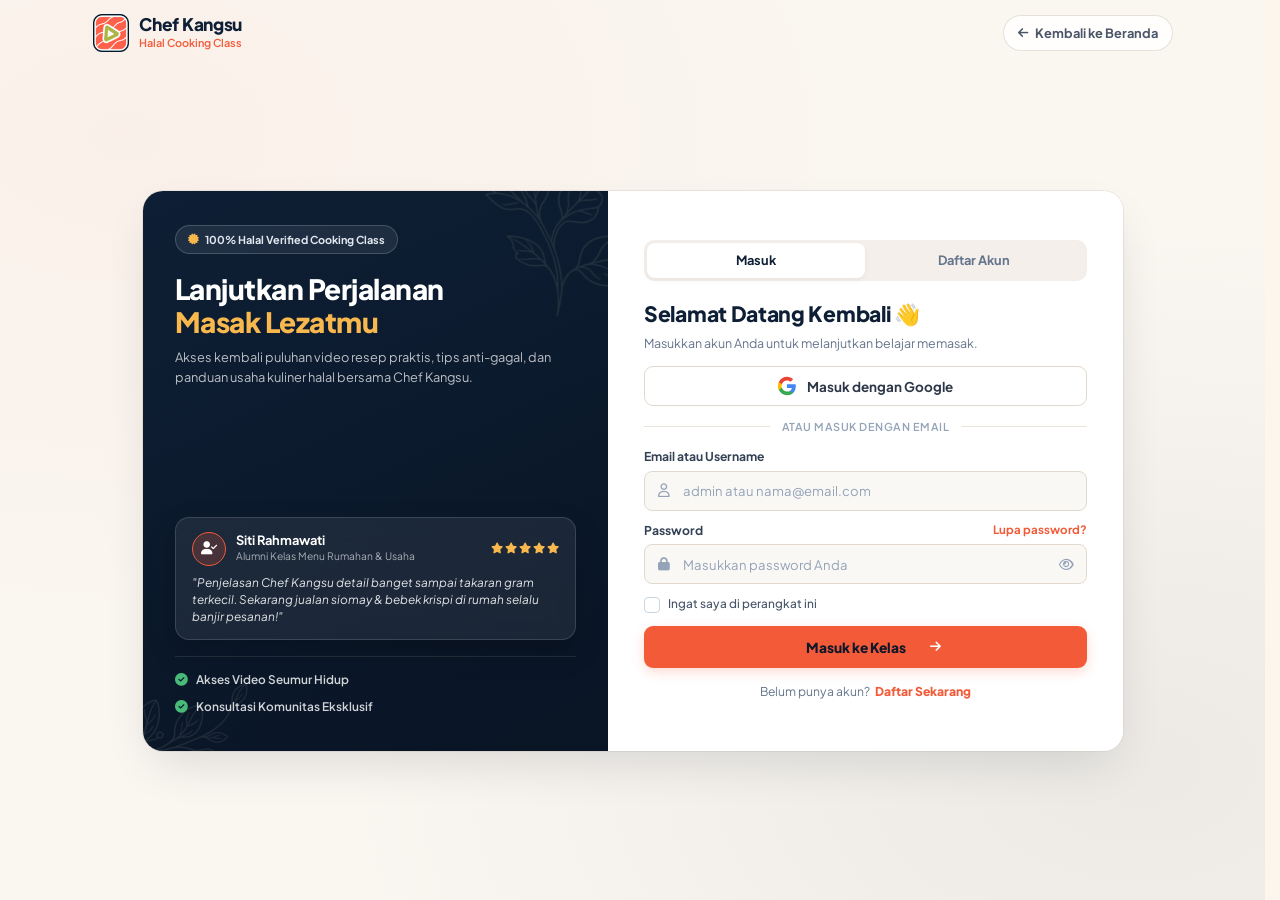
<file: login.html>
<!DOCTYPE html>
<html lang="id">
<head>
  <meta charset="UTF-8">
  <meta name="viewport" content="width=device-width, initial-scale=1.0">
  <title>Masuk ke Akun - Chef Kangsu</title>
  
  <!-- Google Fonts: Plus Jakarta Sans -->
  <link rel="preconnect" href="https://fonts.googleapis.com">
  <link rel="preconnect" href="https://fonts.gstatic.com" crossorigin>
  <link href="https://fonts.googleapis.com/css2?family=Plus+Jakarta+Sans:wght@400;500;600;700;800&display=swap" rel="stylesheet">
  
  <!-- FontAwesome Icons -->
  <link rel="stylesheet" href="https://cdnjs.cloudflare.com/ajax/libs/font-awesome/6.4.0/css/all.min.css">
  
  <!-- Custom Styles -->
  <link rel="stylesheet" href="style.css">
</head>
<body class="auth-page login-page">

  <!-- ==================== MINIMAL AUTH HEADER ==================== -->
  <header class="auth-minimal-header">
    <div class="auth-header-container">
      <a href="index.html" class="auth-logo-link">
        <img src="Asset/LogoBlack 1.png" alt="Chef Kangsu Logo" class="auth-logo-img">
        <div class="auth-logo-text">
          <span class="auth-logo-name">Chef Kangsu</span>
          <span class="auth-logo-tagline">Halal Cooking Class</span>
        </div>
      </a>
      <a href="index.html" class="auth-back-link">
        <i class="fa-solid fa-arrow-left"></i>
        <span>Kembali ke Beranda</span>
      </a>
    </div>
  </header>

  <!-- ==================== MAIN AUTH CONTENT ==================== -->
  <main class="auth-main-wrapper">
    <div class="auth-card-container">
      
      <!-- SISI KIRI: Brand Story & Testimoni -->
      <aside class="auth-showcase-panel">
        <div class="auth-showcase-bg-decor">
          <img src="Asset/daundekor1.png" alt="" class="auth-decor-leaf auth-decor-leaf-1">
          <img src="Asset/daundekor2.png" alt="" class="auth-decor-leaf auth-decor-leaf-2">
        </div>

        <div class="auth-showcase-content">
          <!-- Top Badge -->
          <div class="auth-badge-pill">
            <i class="fa-solid fa-certificate"></i>
            <span>100% Halal Verified Cooking Class</span>
          </div>

          <h1 class="auth-showcase-title">
            Lanjutkan Perjalanan <br>
            <span class="text-highlight">Masak Lezatmu</span>
          </h1>

          <p class="auth-showcase-desc">
            Akses kembali puluhan video resep praktis, tips anti-gagal, dan panduan usaha kuliner halal bersama Chef Kangsu.
          </p>

          <!-- Floating Glassmorphism Testimonial -->
          <div class="auth-floating-testimonial">
            <div class="testimonial-header">
              <div class="testimonial-avatar">
                <i class="fa-solid fa-user-check"></i>
              </div>
              <div class="testimonial-info">
                <h4 class="testimonial-name">Siti Rahmawati</h4>
                <p class="testimonial-role">Alumni Kelas Menu Rumahan &amp; Usaha</p>
              </div>
              <div class="testimonial-stars">
                <i class="fa-solid fa-star"></i>
                <i class="fa-solid fa-star"></i>
                <i class="fa-solid fa-star"></i>
                <i class="fa-solid fa-star"></i>
                <i class="fa-solid fa-star"></i>
              </div>
            </div>
            <p class="testimonial-quote">
              "Penjelasan Chef Kangsu detail banget sampai takaran gram terkecil. Sekarang jualan siomay &amp; bebek krispi di rumah selalu banjir pesanan!"
            </p>
          </div>

          <!-- Feature Highlights Checklist -->
          <div class="auth-showcase-features">
            <div class="feature-item">
              <i class="fa-solid fa-circle-check"></i>
              <span>Akses Video Seumur Hidup</span>
            </div>
            <div class="feature-item">
              <i class="fa-solid fa-circle-check"></i>
              <span>Konsultasi Komunitas Eksklusif</span>
            </div>
          </div>
        </div>
      </aside>

      <!-- SISI KANAN: Formulir Login -->
      <section class="auth-form-card" aria-labelledby="login-form-title">
        
        <!-- Tab Switcher (Masuk / Daftar) -->
        <div class="auth-tab-switcher">
          <a href="login.html" class="auth-tab-btn active">Masuk</a>
          <a href="register.html" class="auth-tab-btn">Daftar Akun</a>
        </div>

        <div class="auth-form-header">
          <h2 id="login-form-title">Selamat Datang Kembali 👋</h2>
          <p>Masukkan akun Anda untuk melanjutkan belajar memasak.</p>
        </div>

        <!-- Google SSO Button -->
        <button type="button" class="btn-google-auth google-register-btn">
          <svg class="google-icon" viewBox="0 0 24 24" width="20" height="20">
            <path fill="#4285F4" d="M22.56 12.25c0-.78-.07-1.53-.2-2.25H12v4.26h5.92c-.26 1.37-1.04 2.53-2.21 3.31v2.77h3.57c2.08-1.92 3.28-4.74 3.28-8.09z"/>
            <path fill="#34A853" d="M12 23c2.97 0 5.46-.98 7.28-2.66l-3.57-2.77c-.98.66-2.23 1.06-3.71 1.06-2.86 0-5.29-1.93-6.16-4.53H2.18v2.84C3.99 20.53 7.7 23 12 23z"/>
            <path fill="#FBBC05" d="M5.84 14.09c-.22-.66-.35-1.36-.35-2.09s.13-1.43.35-2.09V7.06H2.18C1.43 8.55 1 10.22 1 12s.43 3.45 1.18 4.94l2.85-2.22.81-.63z"/>
            <path fill="#EA4335" d="M12 5.38c1.62 0 3.06.56 4.21 1.64l3.15-3.15C17.45 2.09 14.97 1 12 1 7.7 1 3.99 3.47 2.18 7.06l3.66 2.84c.87-2.6 3.3-4.52 6.16-4.52z"/>
          </svg>
          <span>Masuk dengan Google</span>
        </button>

        <!-- Divider -->
        <div class="auth-form-divider">
          <span>atau masuk dengan email</span>
        </div>

        <!-- Form Elements -->
        <form class="auth-actual-form" id="login-form" novalidate>
          
          <!-- Field: Email / Username -->
          <div class="form-group-field">
            <label for="login-email">Email atau Username</label>
            <div class="input-wrapper-modern">
              <i class="fa-regular fa-user input-leading-icon"></i>
              <input 
                type="text" 
                id="login-email" 
                name="email" 
                placeholder="admin atau nama@email.com" 
                autocomplete="username" 
                required
              >
            </div>
          </div>

          <!-- Field: Password -->
          <div class="form-group-field">
            <div class="field-label-row">
              <label for="login-password">Password</label>
              <a href="#forgot" class="forgot-pass-link" id="forgot-password-link">Lupa password?</a>
            </div>
            <div class="input-wrapper-modern">
              <i class="fa-solid fa-lock input-leading-icon"></i>
              <input 
                type="password" 
                id="login-password" 
                name="password" 
                placeholder="Masukkan password Anda" 
                autocomplete="current-password" 
                required
              >
              <button type="button" class="password-toggle-btn" aria-label="Tampilkan password">
                <i class="fa-regular fa-eye"></i>
              </button>
            </div>
          </div>

          <!-- Remember Me Checkbox -->
          <div class="auth-options-row">
            <label class="custom-checkbox-wrap">
              <input type="checkbox" name="remember" id="remember-me">
              <span class="custom-checkbox-box"></span>
              <span class="custom-checkbox-text">Ingat saya di perangkat ini</span>
            </label>
          </div>

          <!-- Error Alert Container -->
          <div class="auth-alert-message" id="login-error" role="alert" style="display: none;"></div>

          <!-- Submit Button -->
          <button type="submit" class="btn-auth-submit" id="login-submit-btn">
            <span class="btn-text">Masuk ke Kelas</span>
            <i class="fa-solid fa-arrow-right btn-icon"></i>
          </button>
        </form>

        <!-- Form Footer Link -->
        <div class="auth-card-footer">
          <p>Belum punya akun? <a href="register.html" class="highlight-link">Daftar Sekarang</a></p>
        </div>

      </section>

    </div>
  </main>

  <!-- Toast Notification Container -->
  <div class="toast-notification" id="toast-notification">
    <i class="fa-solid fa-circle-check toast-icon"></i>
    <span id="toast-message"></span>
  </div>

  <!-- Scripts -->
  <script src="main.js"></script>
</body>
</html>
</file>
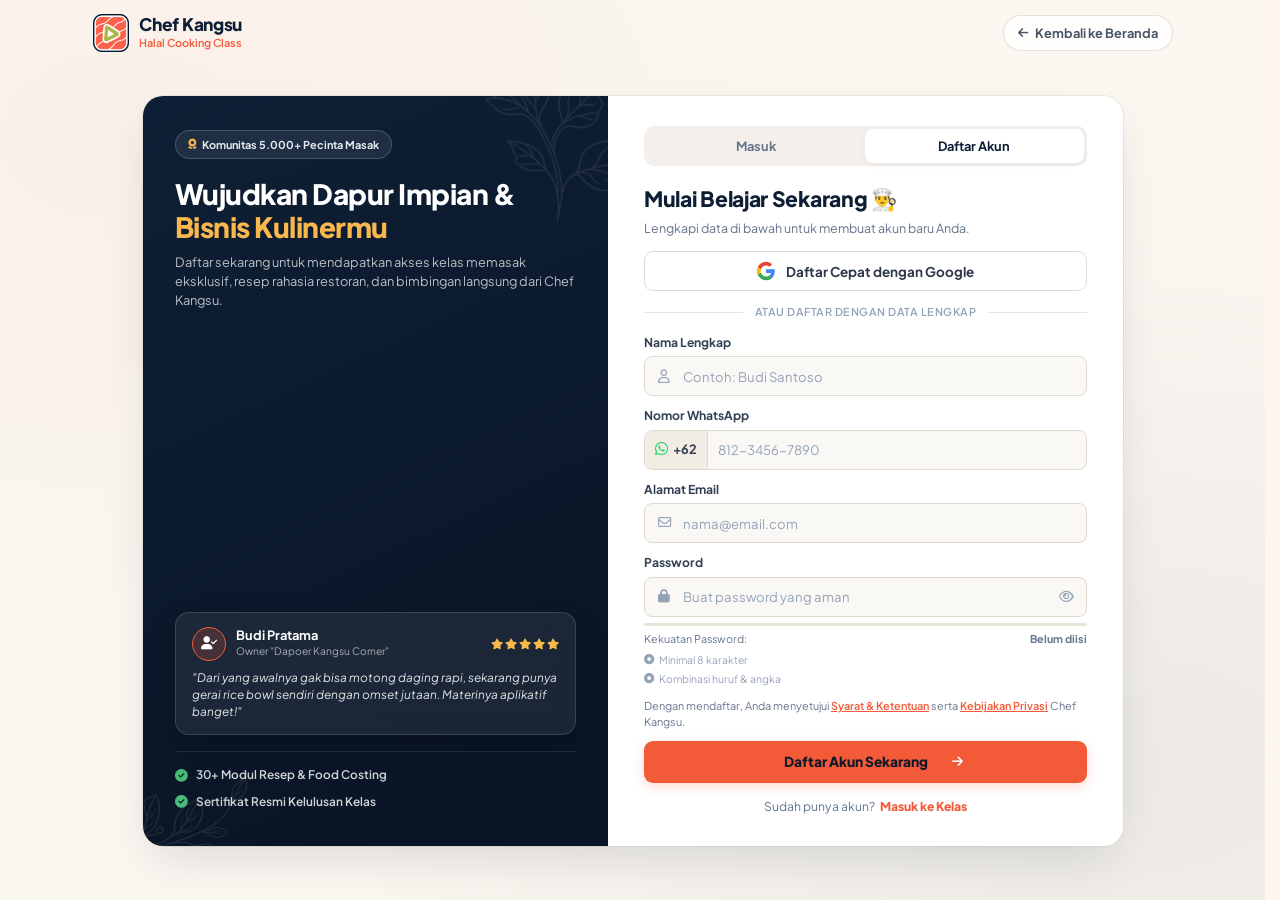
<file: register.html>
<!DOCTYPE html>
<html lang="id">
<head>
  <meta charset="UTF-8">
  <meta name="viewport" content="width=device-width, initial-scale=1.0">
  <title>Daftar Akun Baru - Chef Kangsu</title>
  
  <!-- Google Fonts: Plus Jakarta Sans -->
  <link rel="preconnect" href="https://fonts.googleapis.com">
  <link rel="preconnect" href="https://fonts.gstatic.com" crossorigin>
  <link href="https://fonts.googleapis.com/css2?family=Plus+Jakarta+Sans:wght@400;500;600;700;800&display=swap" rel="stylesheet">
  
  <!-- FontAwesome Icons -->
  <link rel="stylesheet" href="https://cdnjs.cloudflare.com/ajax/libs/font-awesome/6.4.0/css/all.min.css">
  
  <!-- Custom Styles -->
  <link rel="stylesheet" href="style.css">
</head>
<body class="auth-page register-page">

  <!-- ==================== MINIMAL AUTH HEADER ==================== -->
  <header class="auth-minimal-header">
    <div class="auth-header-container">
      <a href="index.html" class="auth-logo-link">
        <img src="Asset/LogoBlack 1.png" alt="Chef Kangsu Logo" class="auth-logo-img">
        <div class="auth-logo-text">
          <span class="auth-logo-name">Chef Kangsu</span>
          <span class="auth-logo-tagline">Halal Cooking Class</span>
        </div>
      </a>
      <a href="index.html" class="auth-back-link">
        <i class="fa-solid fa-arrow-left"></i>
        <span>Kembali ke Beranda</span>
      </a>
    </div>
  </header>

  <!-- ==================== MAIN AUTH CONTENT ==================== -->
  <main class="auth-main-wrapper">
    <div class="auth-card-container">
      
      <!-- SISI KIRI: Brand Story & Testimoni -->
      <aside class="auth-showcase-panel">
        <div class="auth-showcase-bg-decor">
          <img src="Asset/daundekor1.png" alt="" class="auth-decor-leaf auth-decor-leaf-1">
          <img src="Asset/daundekor2.png" alt="" class="auth-decor-leaf auth-decor-leaf-2">
        </div>

        <div class="auth-showcase-content">
          <!-- Top Badge -->
          <div class="auth-badge-pill">
            <i class="fa-solid fa-award"></i>
            <span>Komunitas 5.000+ Pecinta Masak</span>
          </div>

          <h1 class="auth-showcase-title">
            Wujudkan Dapur Impian &amp; <br>
            <span class="text-highlight">Bisnis Kulinermu</span>
          </h1>

          <p class="auth-showcase-desc">
            Daftar sekarang untuk mendapatkan akses kelas memasak eksklusif, resep rahasia restoran, dan bimbingan langsung dari Chef Kangsu.
          </p>

          <!-- Floating Glassmorphism Testimonial -->
          <div class="auth-floating-testimonial">
            <div class="testimonial-header">
              <div class="testimonial-avatar">
                <i class="fa-solid fa-user-check"></i>
              </div>
              <div class="testimonial-info">
                <h4 class="testimonial-name">Budi Pratama</h4>
                <p class="testimonial-role">Owner "Dapoer Kangsu Corner"</p>
              </div>
              <div class="testimonial-stars">
                <i class="fa-solid fa-star"></i>
                <i class="fa-solid fa-star"></i>
                <i class="fa-solid fa-star"></i>
                <i class="fa-solid fa-star"></i>
                <i class="fa-solid fa-star"></i>
              </div>
            </div>
            <p class="testimonial-quote">
              "Dari yang awalnya gak bisa motong daging rapi, sekarang punya gerai rice bowl sendiri dengan omset jutaan. Materinya aplikatif banget!"
            </p>
          </div>

          <!-- Feature Highlights Checklist -->
          <div class="auth-showcase-features">
            <div class="feature-item">
              <i class="fa-solid fa-circle-check"></i>
              <span>30+ Modul Resep &amp; Food Costing</span>
            </div>
            <div class="feature-item">
              <i class="fa-solid fa-circle-check"></i>
              <span>Sertifikat Resmi Kelulusan Kelas</span>
            </div>
          </div>
        </div>
      </aside>

      <!-- SISI KANAN: Formulir Register -->
      <section class="auth-form-card" aria-labelledby="register-form-title">
        
        <!-- Tab Switcher (Masuk / Daftar) -->
        <div class="auth-tab-switcher">
          <a href="login.html" class="auth-tab-btn">Masuk</a>
          <a href="register.html" class="auth-tab-btn active">Daftar Akun</a>
        </div>

        <div class="auth-form-header">
          <h2 id="register-form-title">Mulai Belajar Sekarang 👨‍🍳</h2>
          <p>Lengkapi data di bawah untuk membuat akun baru Anda.</p>
        </div>

        <!-- Google SSO Button -->
        <button type="button" class="btn-google-auth google-register-btn">
          <svg class="google-icon" viewBox="0 0 24 24" width="20" height="20">
            <path fill="#4285F4" d="M22.56 12.25c0-.78-.07-1.53-.2-2.25H12v4.26h5.92c-.26 1.37-1.04 2.53-2.21 3.31v2.77h3.57c2.08-1.92 3.28-4.74 3.28-8.09z"/>
            <path fill="#34A853" d="M12 23c2.97 0 5.46-.98 7.28-2.66l-3.57-2.77c-.98.66-2.23 1.06-3.71 1.06-2.86 0-5.29-1.93-6.16-4.53H2.18v2.84C3.99 20.53 7.7 23 12 23z"/>
            <path fill="#FBBC05" d="M5.84 14.09c-.22-.66-.35-1.36-.35-2.09s.13-1.43.35-2.09V7.06H2.18C1.43 8.55 1 10.22 1 12s.43 3.45 1.18 4.94l2.85-2.22.81-.63z"/>
            <path fill="#EA4335" d="M12 5.38c1.62 0 3.06.56 4.21 1.64l3.15-3.15C17.45 2.09 14.97 1 12 1 7.7 1 3.99 3.47 2.18 7.06l3.66 2.84c.87-2.6 3.3-4.52 6.16-4.52z"/>
          </svg>
          <span>Daftar Cepat dengan Google</span>
        </button>

        <!-- Divider -->
        <div class="auth-form-divider">
          <span>atau daftar dengan data lengkap</span>
        </div>

        <!-- Form Elements -->
        <form class="auth-actual-form" id="register-form" novalidate>
          
          <!-- Field: Nama Lengkap -->
          <div class="form-group-field">
            <label for="register-name">Nama Lengkap</label>
            <div class="input-wrapper-modern">
              <i class="fa-regular fa-user input-leading-icon"></i>
              <input 
                type="text" 
                id="register-name" 
                name="name" 
                placeholder="Contoh: Budi Santoso" 
                autocomplete="name" 
                required
              >
            </div>
          </div>

          <!-- Field: WhatsApp -->
          <div class="form-group-field">
            <label for="register-phone">Nomor WhatsApp</label>
            <div class="input-wrapper-modern has-prefix">
              <div class="phone-prefix-badge">
                <i class="fa-brands fa-whatsapp prefix-wa-icon"></i>
                <span class="prefix-code">+62</span>
              </div>
              <input 
                type="tel" 
                id="register-phone" 
                name="phone" 
                placeholder="812-3456-7890" 
                autocomplete="tel" 
                required
              >
            </div>
          </div>

          <!-- Field: Email -->
          <div class="form-group-field">
            <label for="register-email">Alamat Email</label>
            <div class="input-wrapper-modern">
              <i class="fa-regular fa-envelope input-leading-icon"></i>
              <input 
                type="email" 
                id="register-email" 
                name="email" 
                placeholder="nama@email.com" 
                autocomplete="email" 
                required
              >
            </div>
          </div>

          <!-- Field: Password -->
          <div class="form-group-field">
            <label for="register-password">Password</label>
            <div class="input-wrapper-modern">
              <i class="fa-solid fa-lock input-leading-icon"></i>
              <input 
                type="password" 
                id="register-password" 
                name="password" 
                placeholder="Buat password yang aman" 
                autocomplete="new-password" 
                required
              >
              <button type="button" class="password-toggle-btn" aria-label="Tampilkan password">
                <i class="fa-regular fa-eye"></i>
              </button>
            </div>

            <!-- Password Strength Meter & Live Checklist -->
            <div class="password-meter-wrap" id="password-meter-wrap">
              <div class="meter-bar-track">
                <div class="meter-bar-fill" id="meter-bar-fill"></div>
              </div>
              <div class="meter-status-text">
                <span>Kekuatan Password:</span>
                <b id="meter-strength-label">Belum diisi</b>
              </div>
              <div class="password-criteria-list">
                <span class="criteria-item" id="crit-length"><i class="fa-solid fa-circle-dot"></i> Minimal 8 karakter</span>
                <span class="criteria-item" id="crit-letter"><i class="fa-solid fa-circle-dot"></i> Kombinasi huruf &amp; angka</span>
              </div>
            </div>
          </div>

          <!-- Terms and Privacy -->
          <div class="auth-terms-note">
            Dengan mendaftar, Anda menyetujui <a href="#syarat">Syarat &amp; Ketentuan</a> serta <a href="#privasi">Kebijakan Privasi</a> Chef Kangsu.
          </div>

          <!-- Error Alert Container -->
          <div class="auth-alert-message" id="register-error" role="alert" style="display: none;"></div>

          <!-- Submit Button -->
          <button type="submit" class="btn-auth-submit" id="register-submit-btn">
            <span class="btn-text">Daftar Akun Sekarang</span>
            <i class="fa-solid fa-arrow-right btn-icon"></i>
          </button>
        </form>

        <!-- Form Footer Link -->
        <div class="auth-card-footer">
          <p>Sudah punya akun? <a href="login.html" class="highlight-link">Masuk ke Kelas</a></p>
        </div>

      </section>

    </div>
  </main>

  <!-- Toast Notification Container -->
  <div class="toast-notification" id="toast-notification">
    <i class="fa-solid fa-circle-check toast-icon"></i>
    <span id="toast-message"></span>
  </div>

  <!-- Scripts -->
  <script src="main.js"></script>
</body>
</html>
</file>
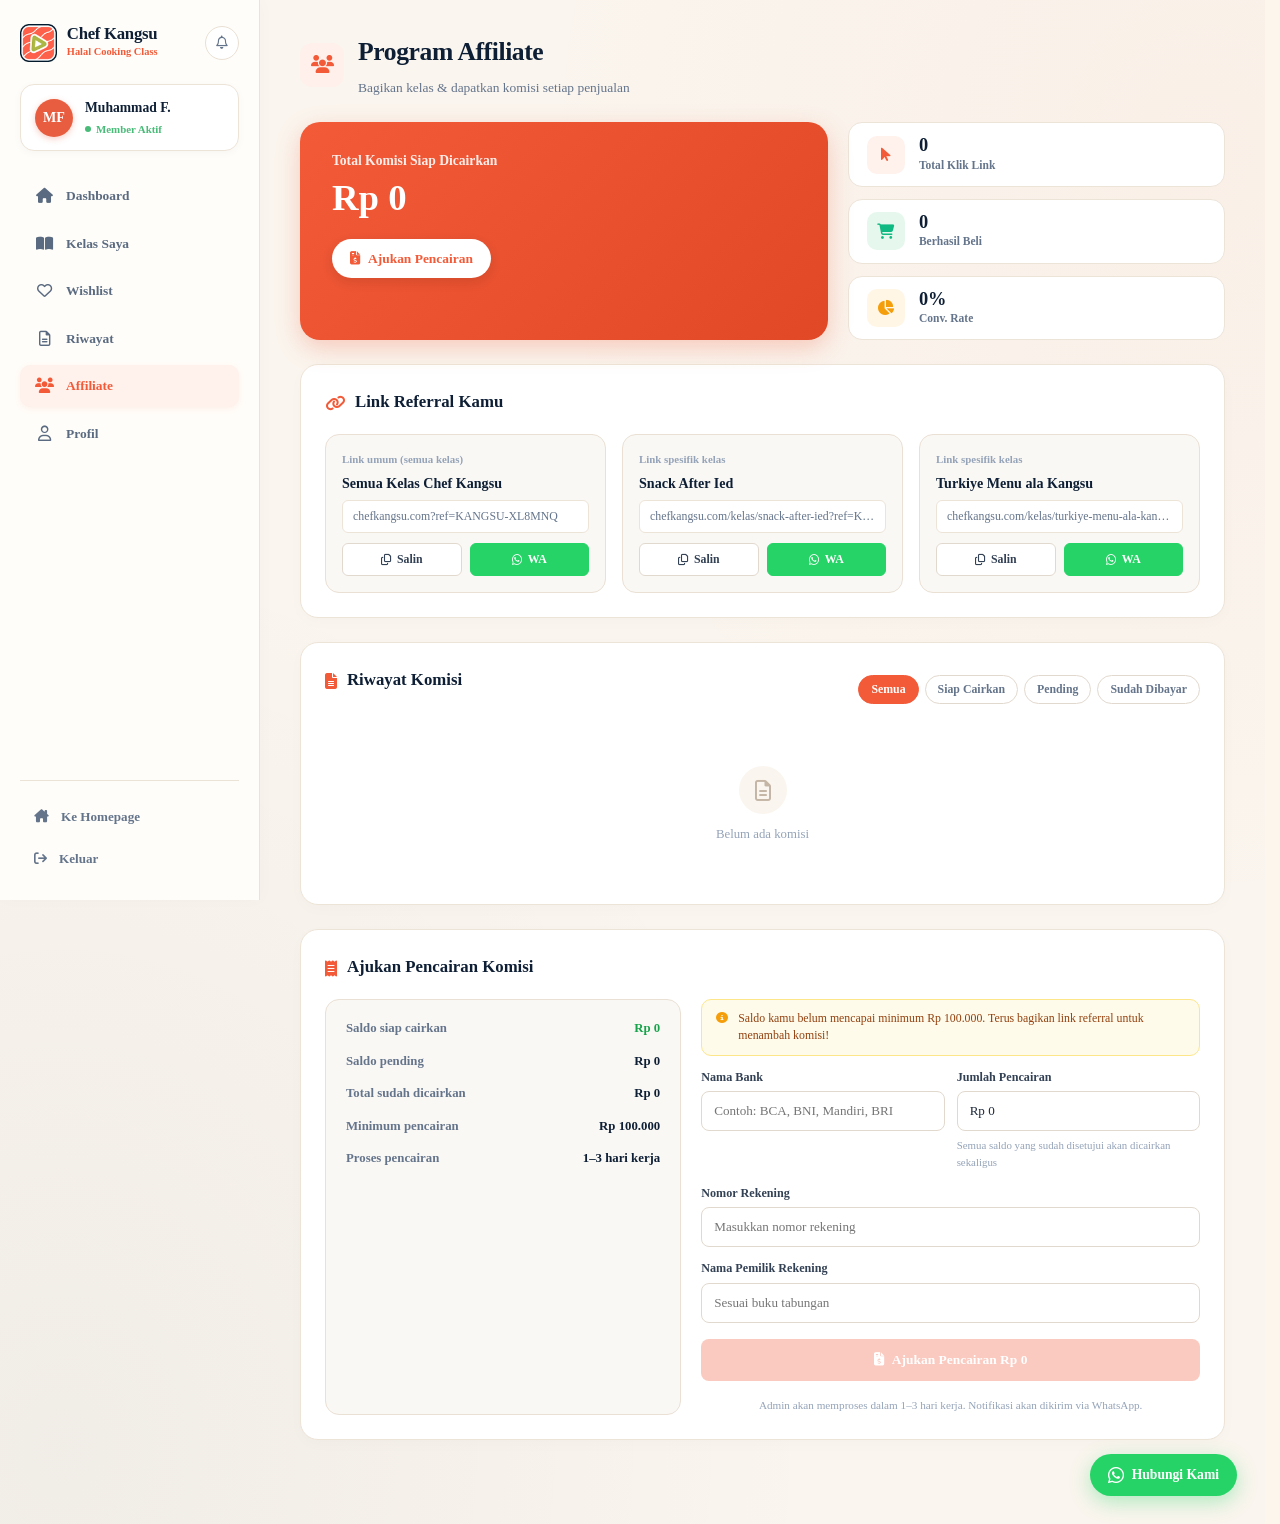
<file: user-affiliate.html>
<!DOCTYPE html>
<html lang="id">
<head>
  <meta charset="UTF-8">
  <meta name="viewport" content="width=device-width, initial-scale=1.0">
  <title>Program Affiliate - Chef Kangsu</title>
  
  <!-- Google Fonts: Plus Jakarta Sans -->
  <link rel="preconnect" href="https://fonts.googleapis.com">
  <link rel="preconnect" href="https://fonts.gstatic.com" crossorigin>
  <link href="https://fonts.googleapis.com/css2?family=Plus+Jakarta+Sans:wght@400;500;600;700;800&display=swap" rel="stylesheet">
  
  <!-- FontAwesome Icons -->
  <link rel="stylesheet" href="https://cdnjs.cloudflare.com/ajax/libs/font-awesome/6.4.0/css/all.min.css">
  
  <!-- Custom Styles -->
  <link rel="stylesheet" href="style.css">
</head>
<body class="user-panel-body">

  <div class="user-layout-container">
    
    <!-- ==================== SIDEBAR ==================== -->
    <aside class="user-sidebar" id="user-sidebar">
      
      <div class="user-sidebar-top">
        <a href="index.html" class="user-sidebar-brand">
          <img src="Asset/LogoBlack 1.png" alt="Chef Kangsu Logo" class="brand-logo-img">
          <div class="brand-text-block">
            <span class="brand-title">Chef Kangsu</span>
            <span class="brand-subtitle">Halal Cooking Class</span>
          </div>
        </a>
        <div class="user-sidebar-top-actions">
          <button class="user-bell-btn" aria-label="Notifikasi">
            <i class="fa-regular fa-bell"></i>
          </button>
          <button class="user-sidebar-close-btn" id="user-sidebar-close" aria-label="Tutup Menu">
            <i class="fa-solid fa-xmark"></i>
          </button>
        </div>
      </div>

      <a href="user-profile.html" class="user-mini-profile">
        <div class="user-avatar-circle">MF</div>
        <div class="user-meta-info">
          <h4 class="user-name-label">Muhammad F.</h4>
          <span class="user-status-tag">
            <span class="status-dot-active"></span> Member Aktif
          </span>
        </div>
      </a>

      <nav class="user-nav-menu">
        <ul class="user-nav-list">
          <li class="user-nav-item">
            <a href="user-dashboard.html" class="user-nav-link">
              <i class="fa-solid fa-house"></i>
              <span>Dashboard</span>
            </a>
          </li>
          <li class="user-nav-item">
            <a href="user-kelas.html" class="user-nav-link">
              <i class="fa-solid fa-book-open"></i>
              <span>Kelas Saya</span>
            </a>
          </li>
          <li class="user-nav-item">
            <a href="user-wishlist.html" class="user-nav-link">
              <i class="fa-regular fa-heart"></i>
              <span>Wishlist</span>
            </a>
          </li>
          <li class="user-nav-item">
            <a href="user-riwayat.html" class="user-nav-link">
              <i class="fa-regular fa-file-lines"></i>
              <span>Riwayat</span>
            </a>
          </li>
          <li class="user-nav-item">
            <a href="user-affiliate.html" class="user-nav-link active">
              <i class="fa-solid fa-users"></i>
              <span>Affiliate</span>
            </a>
          </li>
          <li class="user-nav-item">
            <a href="user-profile.html" class="user-nav-link">
              <i class="fa-regular fa-user"></i>
              <span>Profil</span>
            </a>
          </li>
        </ul>
      </nav>

      <div class="user-sidebar-bottom">
        <a href="index.html" class="user-bottom-link">
          <i class="fa-solid fa-house-chimney"></i>
          <span>Ke Homepage</span>
        </a>
        <button type="button" class="user-bottom-link btn-logout" id="btn-user-logout">
          <i class="fa-solid fa-arrow-right-from-bracket"></i>
          <span>Keluar</span>
        </button>
      </div>

    </aside>
    
    <!-- Mobile Sidebar Backdrop Overlay -->
    <div class="user-sidebar-overlay" id="user-sidebar-overlay"></div>

    <!-- Mobile Header Bar -->
    <header class="user-mobile-topbar">
      <button class="user-mobile-hamburger" id="user-mobile-toggle" aria-label="Buka Menu">
        <i class="fa-solid fa-bars"></i>
      </button>
      <a href="index.html" class="user-sidebar-brand">
        <img src="Asset/LogoBlack 1.png" alt="Chef Kangsu Logo" class="brand-logo-img">
        <span class="brand-title">Chef Kangsu</span>
      </a>
      <a href="user-profile.html" class="user-avatar-circle mini">MF</a>
    </header>

    <!-- ==================== MAIN CONTENT AREA ==================== -->
    <main class="user-main-content">
      
      <div class="user-content-header with-icon-row">
        <div class="header-icon-orange">
          <i class="fa-solid fa-users"></i>
        </div>
        <div>
          <h1 class="user-greeting-title">Program Affiliate</h1>
          <p class="user-greeting-sub">Bagikan kelas &amp; dapatkan komisi setiap penjualan</p>
        </div>
      </div>

      <!-- Top Affiliate Commission Banner + 3 Mini Stats -->
      <div class="affiliate-top-hero-row">
        
        <!-- Big Orange Commission Card -->
        <div class="affiliate-big-card">
          <div class="affiliate-decor-pattern"></div>
          <div class="affiliate-card-inner">
            <div class="affiliate-label-top">Total Komisi Siap Dicairkan</div>
            <div class="affiliate-amount-big">Rp 0</div>
            <a href="#pencairan" class="btn-payout-white">
              <i class="fa-solid fa-file-invoice-dollar"></i>
              <span>Ajukan Pencairan</span>
            </a>
          </div>
        </div>

        <!-- 3 Mini Stats Column -->
        <div class="affiliate-three-stats">
          
          <div class="mini-stat-card">
            <div class="mini-stat-icon-wrap icon-click">
              <i class="fa-solid fa-arrow-pointer"></i>
            </div>
            <div class="mini-stat-info">
              <span class="mini-stat-val">0</span>
              <span class="mini-stat-label">Total Klik Link</span>
            </div>
          </div>

          <div class="mini-stat-card">
            <div class="mini-stat-icon-wrap icon-cart">
              <i class="fa-solid fa-cart-shopping"></i>
            </div>
            <div class="mini-stat-info">
              <span class="mini-stat-val">0</span>
              <span class="mini-stat-label">Berhasil Beli</span>
            </div>
          </div>

          <div class="mini-stat-card">
            <div class="mini-stat-icon-wrap icon-percent">
              <i class="fa-solid fa-chart-pie"></i>
            </div>
            <div class="mini-stat-info">
              <span class="mini-stat-val">0%</span>
              <span class="mini-stat-label">Conv. Rate</span>
            </div>
          </div>

        </div>

      </div>

      <!-- Section: Link Referral Kamu -->
      <section class="user-white-box affiliate-section-box">
        <div class="box-section-heading">
          <i class="fa-solid fa-link text-coral"></i>
          <h2 class="box-inner-title">Link Referral Kamu</h2>
        </div>

        <div class="referral-links-grid">
          
          <!-- Link 1: Umum (Semua Kelas) -->
          <div class="referral-link-item">
            <div class="ref-kind-label">Link umum (semua kelas)</div>
            <h4 class="ref-item-title">Semua Kelas Chef Kangsu</h4>
            <div class="ref-url-preview">chefkangsu.com?ref=KANGSU-XL8MNQ</div>
            <div class="ref-buttons-row">
              <button type="button" class="btn-ref-action btn-copy-ref" data-link="https://chefkangsu.com?ref=KANGSU-XL8MNQ">
                <i class="fa-regular fa-copy"></i> Salin
              </button>
              <a href="https://wa.me/?text=Yuk%20belajar%20masak%20halal%20di%20Chef%20Kangsu%20https%3A%2F%2Fchefkangsu.com%3Fref%3DKANGSU-XL8MNQ" target="_blank" rel="noopener" class="btn-ref-action btn-wa-ref">
                <i class="fa-brands fa-whatsapp"></i> WA
              </a>
            </div>
          </div>

          <!-- Link 2: Snack After Ied -->
          <div class="referral-link-item">
            <div class="ref-kind-label">Link spesifik kelas</div>
            <h4 class="ref-item-title">Snack After Ied</h4>
            <div class="ref-url-preview">chefkangsu.com/kelas/snack-after-ied?ref=KANGSU-XL8MNQ</div>
            <div class="ref-buttons-row">
              <button type="button" class="btn-ref-action btn-copy-ref" data-link="https://chefkangsu.com/kelas/snack-after-ied?ref=KANGSU-XL8MNQ">
                <i class="fa-regular fa-copy"></i> Salin
              </button>
              <a href="https://wa.me/?text=Ikut%20kelas%20Snack%20After%20Ied%20bersama%20Chef%20Kangsu%20https%3A%2F%2Fchefkangsu.com%2Fkelas%2Fsnack-after-ied%3Fref%3DKANGSU-XL8MNQ" target="_blank" rel="noopener" class="btn-ref-action btn-wa-ref">
                <i class="fa-brands fa-whatsapp"></i> WA
              </a>
            </div>
          </div>

          <!-- Link 3: Turkiye Menu ala Kangsu -->
          <div class="referral-link-item">
            <div class="ref-kind-label">Link spesifik kelas</div>
            <h4 class="ref-item-title">Turkiye Menu ala Kangsu</h4>
            <div class="ref-url-preview">chefkangsu.com/kelas/turkiye-menu-ala-kangsu?ref=KANGSU-XL8MNQ</div>
            <div class="ref-buttons-row">
              <button type="button" class="btn-ref-action btn-copy-ref" data-link="https://chefkangsu.com/kelas/turkiye-menu-ala-kangsu?ref=KANGSU-XL8MNQ">
                <i class="fa-regular fa-copy"></i> Salin
              </button>
              <a href="https://wa.me/?text=Ikut%20kelas%20Turkiye%20Menu%20ala%20Kangsu%20https%3A%2F%2Fchefkangsu.com%2Fkelas%2Fturkiye-menu-ala-kangsu%3Fref%3DKANGSU-XL8MNQ" target="_blank" rel="noopener" class="btn-ref-action btn-wa-ref">
                <i class="fa-brands fa-whatsapp"></i> WA
              </a>
            </div>
          </div>

        </div>
      </section>

      <!-- Section: Riwayat Komisi -->
      <section class="user-white-box affiliate-section-box">
        <div class="box-header-row">
          <div class="box-section-heading">
            <i class="fa-solid fa-file-lines text-coral"></i>
            <h2 class="box-inner-title">Riwayat Komisi</h2>
          </div>
          <div class="affiliate-filter-tabs">
            <button type="button" class="aff-tab-btn active">Semua</button>
            <button type="button" class="aff-tab-btn">Siap Cairkan</button>
            <button type="button" class="aff-tab-btn">Pending</button>
            <button type="button" class="aff-tab-btn">Sudah Dibayar</button>
          </div>
        </div>

        <div class="affiliate-empty-table">
          <div class="empty-doc-icon">
            <i class="fa-regular fa-file-lines"></i>
          </div>
          <p class="empty-table-text">Belum ada komisi</p>
        </div>
      </section>

      <!-- Section: Ajukan Pencairan Komisi -->
      <section class="user-white-box affiliate-section-box" id="pencairan">
        <div class="box-section-heading">
          <i class="fa-solid fa-receipt text-coral"></i>
          <h2 class="box-inner-title">Ajukan Pencairan Komisi</h2>
        </div>

        <div class="payout-layout-grid">
          
          <!-- Left: Payout Summary Details -->
          <div class="payout-summary-card">
            <div class="payout-summary-row">
              <span class="payout-row-label">Saldo siap cairkan</span>
              <span class="payout-row-val text-green">Rp 0</span>
            </div>
            <div class="payout-summary-row">
              <span class="payout-row-label">Saldo pending</span>
              <span class="payout-row-val">Rp 0</span>
            </div>
            <div class="payout-summary-row">
              <span class="payout-row-label">Total sudah dicairkan</span>
              <span class="payout-row-val">Rp 0</span>
            </div>
            <div class="payout-summary-row">
              <span class="payout-row-label">Minimum pencairan</span>
              <span class="payout-row-val text-coral">Rp 100.000</span>
            </div>
            <div class="payout-summary-row">
              <span class="payout-row-label">Proses pencairan</span>
              <span class="payout-row-val">1–3 hari kerja</span>
            </div>
          </div>

          <!-- Right: Payout Form -->
          <form class="payout-form-card" id="form-payout" novalidate>
            <div class="payout-warning-banner">
              <i class="fa-solid fa-circle-info"></i>
              <span>Saldo kamu belum mencapai minimum Rp 100.000. Terus bagikan link referral untuk menambah komisi!</span>
            </div>

            <div class="payout-form-row">
              <div class="form-group-field">
                <label>Nama Bank</label>
                <input type="text" class="user-input-base" placeholder="Contoh: BCA, BNI, Mandiri, BRI" name="bank">
              </div>
              <div class="form-group-field">
                <label>Jumlah Pencairan</label>
                <input type="text" class="user-input-base" value="Rp 0" readonly>
                <small class="field-hint">Semua saldo yang sudah disetujui akan dicairkan sekaligus</small>
              </div>
            </div>

            <div class="form-group-field">
              <label>Nomor Rekening</label>
              <input type="text" class="user-input-base" placeholder="Masukkan nomor rekening" name="acc_number">
            </div>

            <div class="form-group-field">
              <label>Nama Pemilik Rekening</label>
              <input type="text" class="user-input-base" placeholder="Sesuai buku tabungan" name="acc_name">
            </div>

            <button type="button" class="btn-submit-payout disabled" id="btn-submit-payout">
              <i class="fa-solid fa-file-invoice-dollar"></i>
              <span>Ajukan Pencairan Rp 0</span>
            </button>

            <p class="payout-footer-note">Admin akan memproses dalam 1–3 hari kerja. Notifikasi akan dikirim via WhatsApp.</p>
          </form>

        </div>

      </section>

    </main>

  </div>

  <!-- Floating WhatsApp Action -->
  <a href="https://wa.me/6281234567890" target="_blank" rel="noopener" class="user-floating-wa" aria-label="Hubungi Kami di WhatsApp">
    <i class="fa-brands fa-whatsapp"></i>
    <span>Hubungi Kami</span>
  </a>

  <!-- Toast Container -->
  <div class="toast-notification" id="toast-notification">
    <i class="fa-solid fa-circle-check toast-icon"></i>
    <span id="toast-message"></span>
  </div>

  <!-- Scripts -->
  <script src="main.js"></script>
</body>
</html>
</file>
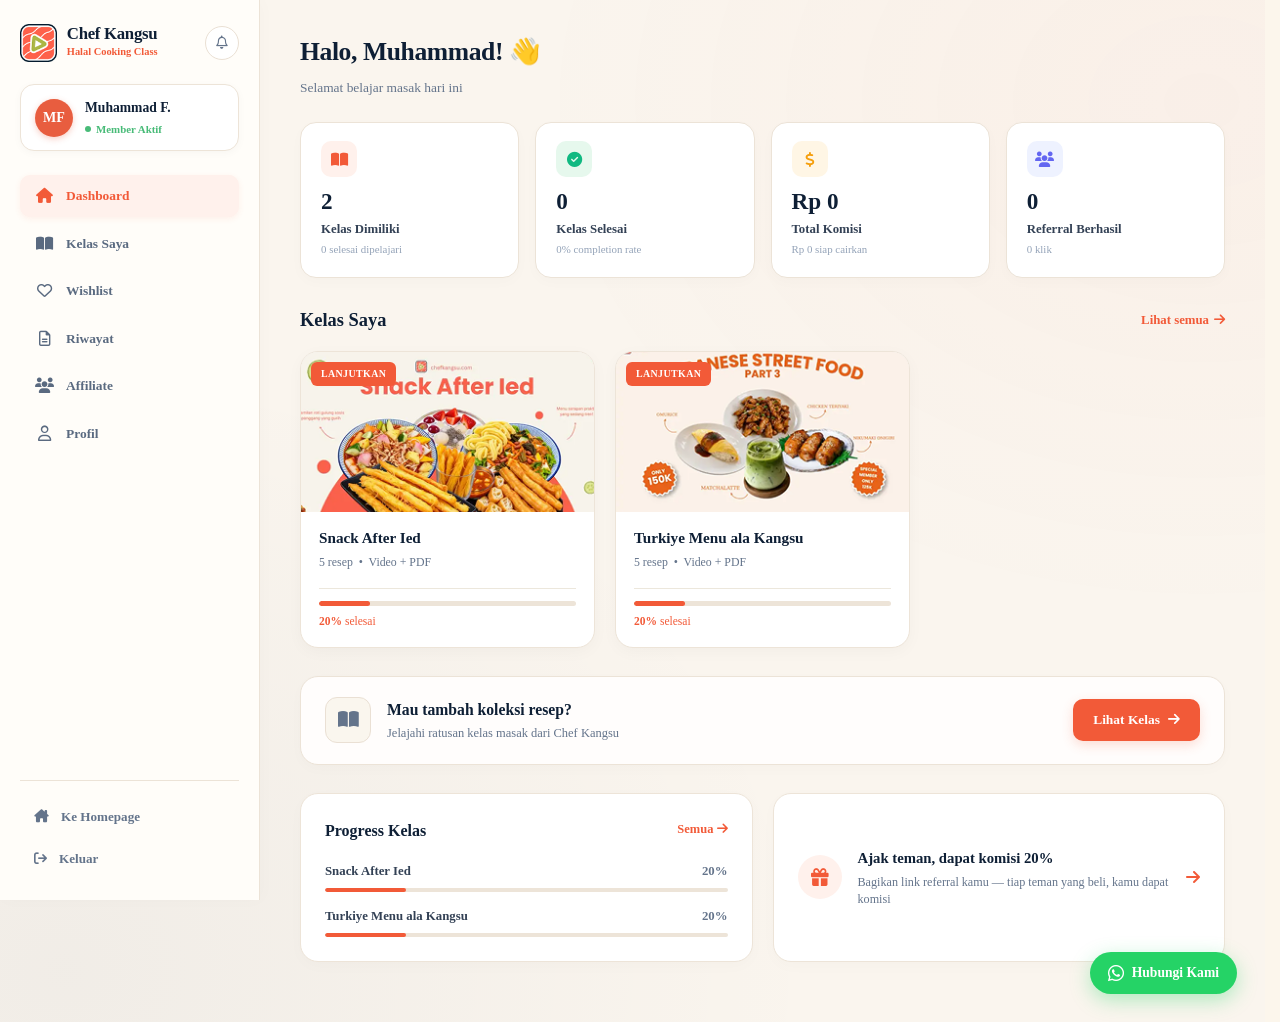
<file: user-dashboard.html>
<!DOCTYPE html>
<html lang="id">
<head>
  <meta charset="UTF-8">
  <meta name="viewport" content="width=device-width, initial-scale=1.0">
  <title>Dashboard Member - Chef Kangsu</title>
  
  <!-- Google Fonts: Plus Jakarta Sans -->
  <link rel="preconnect" href="https://fonts.googleapis.com">
  <link rel="preconnect" href="https://fonts.gstatic.com" crossorigin>
  <link href="https://fonts.googleapis.com/css2?family=Plus+Jakarta+Sans:wght@400;500;600;700;800&display=swap" rel="stylesheet">
  
  <!-- FontAwesome Icons -->
  <link rel="stylesheet" href="https://cdnjs.cloudflare.com/ajax/libs/font-awesome/6.4.0/css/all.min.css">
  
  <!-- Custom Styles -->
  <link rel="stylesheet" href="style.css">
</head>
<body class="user-panel-body">

  <div class="user-layout-container">
    
    <!-- ==================== SIDEBAR ==================== -->
    <aside class="user-sidebar" id="user-sidebar">
      
      <!-- Logo & Notification Header -->
      <div class="user-sidebar-top">
        <a href="index.html" class="user-sidebar-brand">
          <img src="Asset/LogoBlack 1.png" alt="Chef Kangsu Logo" class="brand-logo-img">
          <div class="brand-text-block">
            <span class="brand-title">Chef Kangsu</span>
            <span class="brand-subtitle">Halal Cooking Class</span>
          </div>
        </a>
        <div class="user-sidebar-top-actions">
          <button class="user-bell-btn" aria-label="Notifikasi">
            <i class="fa-regular fa-bell"></i>
          </button>
          <button class="user-sidebar-close-btn" id="user-sidebar-close" aria-label="Tutup Menu">
            <i class="fa-solid fa-xmark"></i>
          </button>
        </div>
      </div>

      <!-- Mini Profile Badge -->
      <a href="user-profile.html" class="user-mini-profile">
        <div class="user-avatar-circle">MF</div>
        <div class="user-meta-info">
          <h4 class="user-name-label">Muhammad F.</h4>
          <span class="user-status-tag">
            <span class="status-dot-active"></span> Member Aktif
          </span>
        </div>
      </a>

      <!-- Navigation Menu Links -->
      <nav class="user-nav-menu">
        <ul class="user-nav-list">
          <li class="user-nav-item">
            <a href="user-dashboard.html" class="user-nav-link active">
              <i class="fa-solid fa-house"></i>
              <span>Dashboard</span>
            </a>
          </li>
          <li class="user-nav-item">
            <a href="user-kelas.html" class="user-nav-link">
              <i class="fa-solid fa-book-open"></i>
              <span>Kelas Saya</span>
            </a>
          </li>
          <li class="user-nav-item">
            <a href="user-wishlist.html" class="user-nav-link">
              <i class="fa-regular fa-heart"></i>
              <span>Wishlist</span>
            </a>
          </li>
          <li class="user-nav-item">
            <a href="user-riwayat.html" class="user-nav-link">
              <i class="fa-regular fa-file-lines"></i>
              <span>Riwayat</span>
            </a>
          </li>
          <li class="user-nav-item">
            <a href="user-affiliate.html" class="user-nav-link">
              <i class="fa-solid fa-users"></i>
              <span>Affiliate</span>
            </a>
          </li>
          <li class="user-nav-item">
            <a href="user-profile.html" class="user-nav-link">
              <i class="fa-regular fa-user"></i>
              <span>Profil</span>
            </a>
          </li>
        </ul>
      </nav>

      <!-- Bottom System Links -->
      <div class="user-sidebar-bottom">
        <a href="index.html" class="user-bottom-link">
          <i class="fa-solid fa-house-chimney"></i>
          <span>Ke Homepage</span>
        </a>
        <button type="button" class="user-bottom-link btn-logout" id="btn-user-logout">
          <i class="fa-solid fa-arrow-right-from-bracket"></i>
          <span>Keluar</span>
        </button>
      </div>

    </aside>
    
    <!-- Mobile Sidebar Backdrop Overlay -->
    <div class="user-sidebar-overlay" id="user-sidebar-overlay"></div>

    <!-- Mobile Header Bar -->
    <header class="user-mobile-topbar">
      <button class="user-mobile-hamburger" id="user-mobile-toggle" aria-label="Buka Menu">
        <i class="fa-solid fa-bars"></i>
      </button>
      <a href="index.html" class="user-sidebar-brand">
        <img src="Asset/LogoBlack 1.png" alt="Chef Kangsu Logo" class="brand-logo-img">
        <span class="brand-title">Chef Kangsu</span>
      </a>
      <a href="user-profile.html" class="user-avatar-circle mini">MF</a>
    </header>

    <!-- ==================== MAIN CONTENT AREA ==================== -->
    <main class="user-main-content">
      
      <!-- Greeting Header -->
      <div class="user-content-header">
        <h1 class="user-greeting-title">Halo, Muhammad! 👋</h1>
        <p class="user-greeting-sub">Selamat belajar masak hari ini</p>
      </div>

      <!-- 4 Top Stat Counters -->
      <div class="user-stats-grid">
        
        <div class="stat-card-item">
          <div class="stat-icon-wrap icon-book">
            <i class="fa-solid fa-book-open"></i>
          </div>
          <div class="stat-number">2</div>
          <div class="stat-label">Kelas Dimiliki</div>
          <div class="stat-subtext">0 selesai dipelajari</div>
        </div>

        <div class="stat-card-item">
          <div class="stat-icon-wrap icon-check">
            <i class="fa-solid fa-circle-check"></i>
          </div>
          <div class="stat-number">0</div>
          <div class="stat-label">Kelas Selesai</div>
          <div class="stat-subtext">0% completion rate</div>
        </div>

        <div class="stat-card-item">
          <div class="stat-icon-wrap icon-wallet">
            <i class="fa-solid fa-dollar-sign"></i>
          </div>
          <div class="stat-number">Rp 0</div>
          <div class="stat-label">Total Komisi</div>
          <div class="stat-subtext">Rp 0 siap cairkan</div>
        </div>

        <div class="stat-card-item">
          <div class="stat-icon-wrap icon-users">
            <i class="fa-solid fa-users"></i>
          </div>
          <div class="stat-number">0</div>
          <div class="stat-label">Referral Berhasil</div>
          <div class="stat-subtext">0 klik</div>
        </div>

      </div>

      <!-- Section: Kelas Saya (Enrolled Courses) -->
      <section class="user-section-block">
        <div class="section-title-row">
          <h2 class="user-section-title">Kelas Saya</h2>
          <a href="user-kelas.html" class="user-section-more">Lihat semua <i class="fa-solid fa-arrow-right"></i></a>
        </div>

        <div class="user-course-cards-grid">
          
          <!-- Card 1: Snack After Ied -->
          <div class="user-course-card">
            <div class="course-thumbnail-box">
              <span class="course-badge-continue">LANJUTKAN</span>
              <img src="Asset/kelas/snackafteried.png" alt="Snack After Ied" onerror="this.src='Asset/nasi.png'">
            </div>
            <div class="course-card-details">
              <h3 class="course-name">Snack After Ied</h3>
              <p class="course-meta">5 resep &nbsp;•&nbsp; Video + PDF</p>
              <div class="course-progress-track">
                <div class="course-progress-fill" style="width: 20%;"></div>
              </div>
              <div class="course-progress-text"><b>20%</b> selesai</div>
            </div>
          </div>

          <!-- Card 2: Turkiye Menu ala Kangsu -->
          <div class="user-course-card">
            <div class="course-thumbnail-box">
              <span class="course-badge-continue">LANJUTKAN</span>
              <img src="Asset/kelas/japanstreetpt3.png" alt="Turkiye Menu ala Kangsu" onerror="this.src='Asset/bebekcrispy.png'">
            </div>
            <div class="course-card-details">
              <h3 class="course-name">Turkiye Menu ala Kangsu</h3>
              <p class="course-meta">5 resep &nbsp;•&nbsp; Video + PDF</p>
              <div class="course-progress-track">
                <div class="course-progress-fill" style="width: 20%;"></div>
              </div>
              <div class="course-progress-text"><b>20%</b> selesai</div>
            </div>
          </div>

        </div>
      </section>

      <!-- Banner Promo CTA: Mau Tambah Koleksi Resep -->
      <section class="user-banner-cta">
        <div class="banner-cta-left">
          <div class="banner-icon-box">
            <i class="fa-solid fa-book-open"></i>
          </div>
          <div class="banner-text-box">
            <h3 class="banner-title">Mau tambah koleksi resep?</h3>
            <p class="banner-desc">Jelajahi ratusan kelas masak dari Chef Kangsu</p>
          </div>
        </div>
        <a href="kelas.html" class="btn-banner-action">
          <span>Lihat Kelas</span>
          <i class="fa-solid fa-arrow-right"></i>
        </a>
      </section>

      <!-- Bottom Split Section: Progress Kelas & Referral Promo -->
      <div class="user-bottom-grid">
        
        <!-- Left: Progress Kelas Detail -->
        <div class="user-white-box">
          <div class="box-header-row">
            <h3 class="box-title">Progress Kelas</h3>
            <a href="user-kelas.html" class="box-more-link">Semua <i class="fa-solid fa-arrow-right"></i></a>
          </div>
          <div class="progress-list-wrap">
            
            <div class="progress-list-item">
              <div class="progress-name-row">
                <span>Snack After Ied</span>
                <b>20%</b>
              </div>
              <div class="item-progress-track">
                <div class="item-progress-fill" style="width: 20%;"></div>
              </div>
            </div>

            <div class="progress-list-item">
              <div class="progress-name-row">
                <span>Turkiye Menu ala Kangsu</span>
                <b>20%</b>
              </div>
              <div class="item-progress-track">
                <div class="item-progress-fill" style="width: 20%;"></div>
              </div>
            </div>

          </div>
        </div>

        <!-- Right: Ajak Teman Affiliate Box -->
        <a href="user-affiliate.html" class="user-white-box affiliate-promo-box">
          <div class="affiliate-promo-left">
            <div class="affiliate-gift-icon">
              <i class="fa-solid fa-gift"></i>
            </div>
            <div class="affiliate-promo-text">
              <h3 class="affiliate-box-title">Ajak teman, dapat komisi 20%</h3>
              <p class="affiliate-box-desc">Bagikan link referral kamu — tiap teman yang beli, kamu dapat komisi</p>
            </div>
          </div>
          <div class="affiliate-arrow-btn">
            <i class="fa-solid fa-arrow-right"></i>
          </div>
        </a>

      </div>

    </main>

  </div>

  <!-- Floating WhatsApp Action -->
  <a href="https://wa.me/6281234567890" target="_blank" rel="noopener" class="user-floating-wa" aria-label="Hubungi Kami di WhatsApp">
    <i class="fa-brands fa-whatsapp"></i>
    <span>Hubungi Kami</span>
  </a>

  <!-- Toast Container -->
  <div class="toast-notification" id="toast-notification">
    <i class="fa-solid fa-circle-check toast-icon"></i>
    <span id="toast-message"></span>
  </div>

  <!-- Scripts -->
  <script src="main.js"></script>
</body>
</html>
</file>
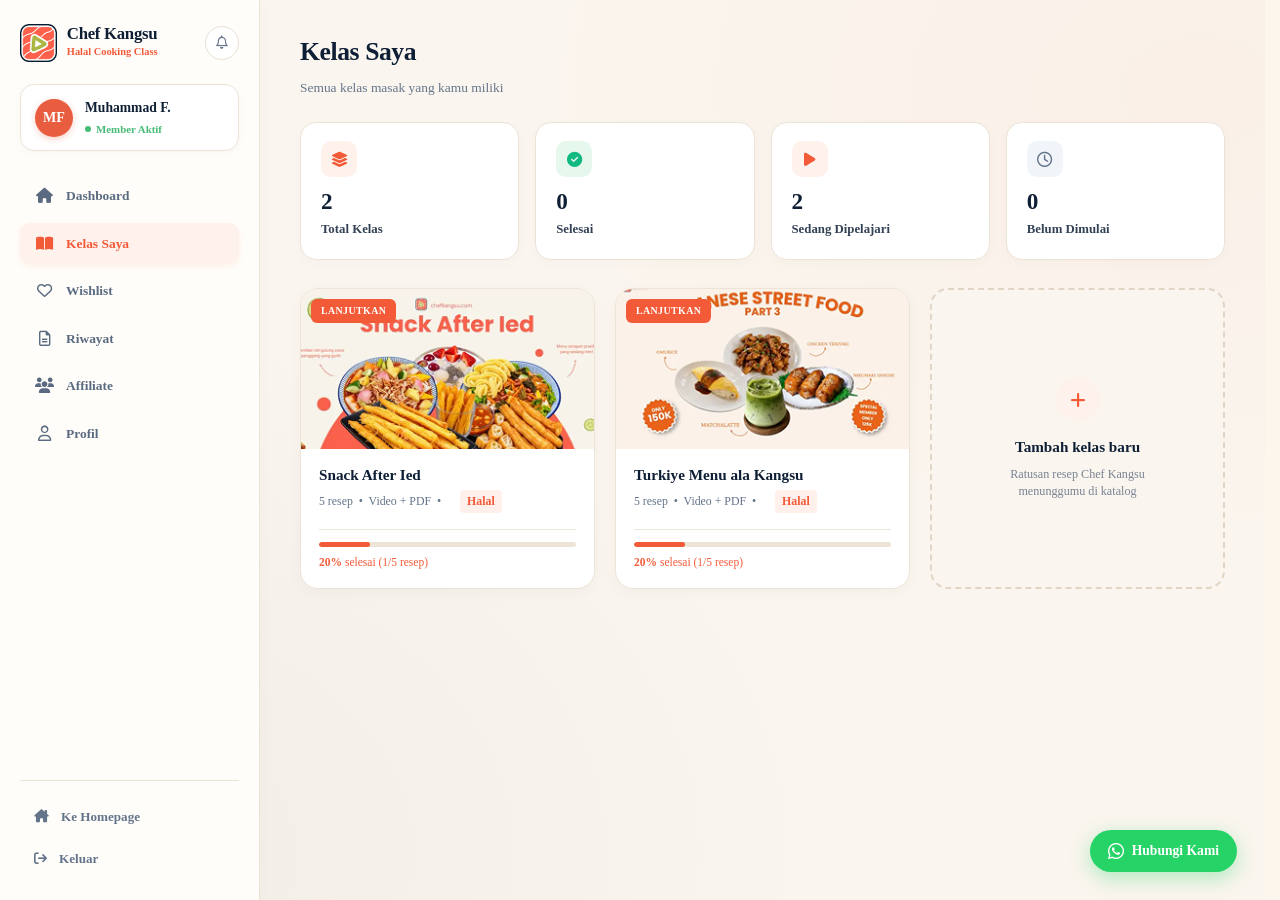
<file: user-kelas.html>
<!DOCTYPE html>
<html lang="id">
<head>
  <meta charset="UTF-8">
  <meta name="viewport" content="width=device-width, initial-scale=1.0">
  <title>Kelas Saya - Chef Kangsu</title>
  
  <!-- Google Fonts: Plus Jakarta Sans -->
  <link rel="preconnect" href="https://fonts.googleapis.com">
  <link rel="preconnect" href="https://fonts.gstatic.com" crossorigin>
  <link href="https://fonts.googleapis.com/css2?family=Plus+Jakarta+Sans:wght@400;500;600;700;800&display=swap" rel="stylesheet">
  
  <!-- FontAwesome Icons -->
  <link rel="stylesheet" href="https://cdnjs.cloudflare.com/ajax/libs/font-awesome/6.4.0/css/all.min.css">
  
  <!-- Custom Styles -->
  <link rel="stylesheet" href="style.css">
</head>
<body class="user-panel-body">

  <div class="user-layout-container">
    
    <!-- ==================== SIDEBAR ==================== -->
    <aside class="user-sidebar" id="user-sidebar">
      
      <div class="user-sidebar-top">
        <a href="index.html" class="user-sidebar-brand">
          <img src="Asset/LogoBlack 1.png" alt="Chef Kangsu Logo" class="brand-logo-img">
          <div class="brand-text-block">
            <span class="brand-title">Chef Kangsu</span>
            <span class="brand-subtitle">Halal Cooking Class</span>
          </div>
        </a>
        <div class="user-sidebar-top-actions">
          <button class="user-bell-btn" aria-label="Notifikasi">
            <i class="fa-regular fa-bell"></i>
          </button>
          <button class="user-sidebar-close-btn" id="user-sidebar-close" aria-label="Tutup Menu">
            <i class="fa-solid fa-xmark"></i>
          </button>
        </div>
      </div>

      <a href="user-profile.html" class="user-mini-profile">
        <div class="user-avatar-circle">MF</div>
        <div class="user-meta-info">
          <h4 class="user-name-label">Muhammad F.</h4>
          <span class="user-status-tag">
            <span class="status-dot-active"></span> Member Aktif
          </span>
        </div>
      </a>

      <nav class="user-nav-menu">
        <ul class="user-nav-list">
          <li class="user-nav-item">
            <a href="user-dashboard.html" class="user-nav-link">
              <i class="fa-solid fa-house"></i>
              <span>Dashboard</span>
            </a>
          </li>
          <li class="user-nav-item">
            <a href="user-kelas.html" class="user-nav-link active">
              <i class="fa-solid fa-book-open"></i>
              <span>Kelas Saya</span>
            </a>
          </li>
          <li class="user-nav-item">
            <a href="user-wishlist.html" class="user-nav-link">
              <i class="fa-regular fa-heart"></i>
              <span>Wishlist</span>
            </a>
          </li>
          <li class="user-nav-item">
            <a href="user-riwayat.html" class="user-nav-link">
              <i class="fa-regular fa-file-lines"></i>
              <span>Riwayat</span>
            </a>
          </li>
          <li class="user-nav-item">
            <a href="user-affiliate.html" class="user-nav-link">
              <i class="fa-solid fa-users"></i>
              <span>Affiliate</span>
            </a>
          </li>
          <li class="user-nav-item">
            <a href="user-profile.html" class="user-nav-link">
              <i class="fa-regular fa-user"></i>
              <span>Profil</span>
            </a>
          </li>
        </ul>
      </nav>

      <div class="user-sidebar-bottom">
        <a href="index.html" class="user-bottom-link">
          <i class="fa-solid fa-house-chimney"></i>
          <span>Ke Homepage</span>
        </a>
        <button type="button" class="user-bottom-link btn-logout" id="btn-user-logout">
          <i class="fa-solid fa-arrow-right-from-bracket"></i>
          <span>Keluar</span>
        </button>
      </div>

    </aside>
    
    <!-- Mobile Sidebar Backdrop Overlay -->
    <div class="user-sidebar-overlay" id="user-sidebar-overlay"></div>

    <!-- Mobile Header Bar -->
    <header class="user-mobile-topbar">
      <button class="user-mobile-hamburger" id="user-mobile-toggle" aria-label="Buka Menu">
        <i class="fa-solid fa-bars"></i>
      </button>
      <a href="index.html" class="user-sidebar-brand">
        <img src="Asset/LogoBlack 1.png" alt="Chef Kangsu Logo" class="brand-logo-img">
        <span class="brand-title">Chef Kangsu</span>
      </a>
      <a href="user-profile.html" class="user-avatar-circle mini">MF</a>
    </header>

    <!-- ==================== MAIN CONTENT AREA ==================== -->
    <main class="user-main-content">
      
      <!-- Page Header -->
      <div class="user-content-header">
        <h1 class="user-greeting-title">Kelas Saya</h1>
        <p class="user-greeting-sub">Semua kelas masak yang kamu miliki</p>
      </div>

      <!-- 4 Class Status Counters -->
      <div class="user-stats-grid">
        
        <div class="stat-card-item">
          <div class="stat-icon-wrap icon-book">
            <i class="fa-solid fa-layer-group"></i>
          </div>
          <div class="stat-number">2</div>
          <div class="stat-label">Total Kelas</div>
        </div>

        <div class="stat-card-item">
          <div class="stat-icon-wrap icon-check">
            <i class="fa-solid fa-circle-check"></i>
          </div>
          <div class="stat-number">0</div>
          <div class="stat-label">Selesai</div>
        </div>

        <div class="stat-card-item">
          <div class="stat-icon-wrap icon-play">
            <i class="fa-solid fa-play"></i>
          </div>
          <div class="stat-number">2</div>
          <div class="stat-label">Sedang Dipelajari</div>
        </div>

        <div class="stat-card-item">
          <div class="stat-icon-wrap icon-clock">
            <i class="fa-regular fa-clock"></i>
          </div>
          <div class="stat-number">0</div>
          <div class="stat-label">Belum Dimulai</div>
        </div>

      </div>

      <!-- Course Grid with Add New Card -->
      <div class="user-kelas-grid">
        
        <!-- Card 1: Snack After Ied -->
        <div class="user-course-card">
          <div class="course-thumbnail-box">
            <span class="course-badge-continue">LANJUTKAN</span>
            <img src="Asset/kelas/snackafteried.png" alt="Snack After Ied" onerror="this.src='Asset/nasi.png'">
          </div>
          <div class="course-card-details">
            <h3 class="course-name">Snack After Ied</h3>
            <p class="course-meta">5 resep &nbsp;•&nbsp; Video + PDF &nbsp;•&nbsp; <span class="tag-halal">Halal</span></p>
            <div class="course-progress-track">
              <div class="course-progress-fill" style="width: 20%;"></div>
            </div>
            <div class="course-progress-text"><b>20%</b> selesai (1/5 resep)</div>
          </div>
        </div>

        <!-- Card 2: Turkiye Menu ala Kangsu -->
        <div class="user-course-card">
          <div class="course-thumbnail-box">
            <span class="course-badge-continue">LANJUTKAN</span>
            <img src="Asset/kelas/japanstreetpt3.png" alt="Turkiye Menu ala Kangsu" onerror="this.src='Asset/bebekcrispy.png'">
          </div>
          <div class="course-card-details">
            <h3 class="course-name">Turkiye Menu ala Kangsu</h3>
            <p class="course-meta">5 resep &nbsp;•&nbsp; Video + PDF &nbsp;•&nbsp; <span class="tag-halal">Halal</span></p>
            <div class="course-progress-track">
              <div class="course-progress-fill" style="width: 20%;"></div>
            </div>
            <div class="course-progress-text"><b>20%</b> selesai (1/5 resep)</div>
          </div>
        </div>

        <!-- Card 3: Add New Course (Dashed) -->
        <a href="kelas.html" class="user-add-course-card">
          <div class="add-plus-circle">
            <i class="fa-solid fa-plus"></i>
          </div>
          <h4 class="add-course-title">Tambah kelas baru</h4>
          <p class="add-course-desc">Ratusan resep Chef Kangsu menunggumu di katalog</p>
        </a>

      </div>

    </main>

  </div>

  <!-- Floating WhatsApp Action -->
  <a href="https://wa.me/6281234567890" target="_blank" rel="noopener" class="user-floating-wa" aria-label="Hubungi Kami di WhatsApp">
    <i class="fa-brands fa-whatsapp"></i>
    <span>Hubungi Kami</span>
  </a>

  <!-- Toast Container -->
  <div class="toast-notification" id="toast-notification">
    <i class="fa-solid fa-circle-check toast-icon"></i>
    <span id="toast-message"></span>
  </div>

  <!-- Scripts -->
  <script src="main.js"></script>
</body>
</html>
</file>
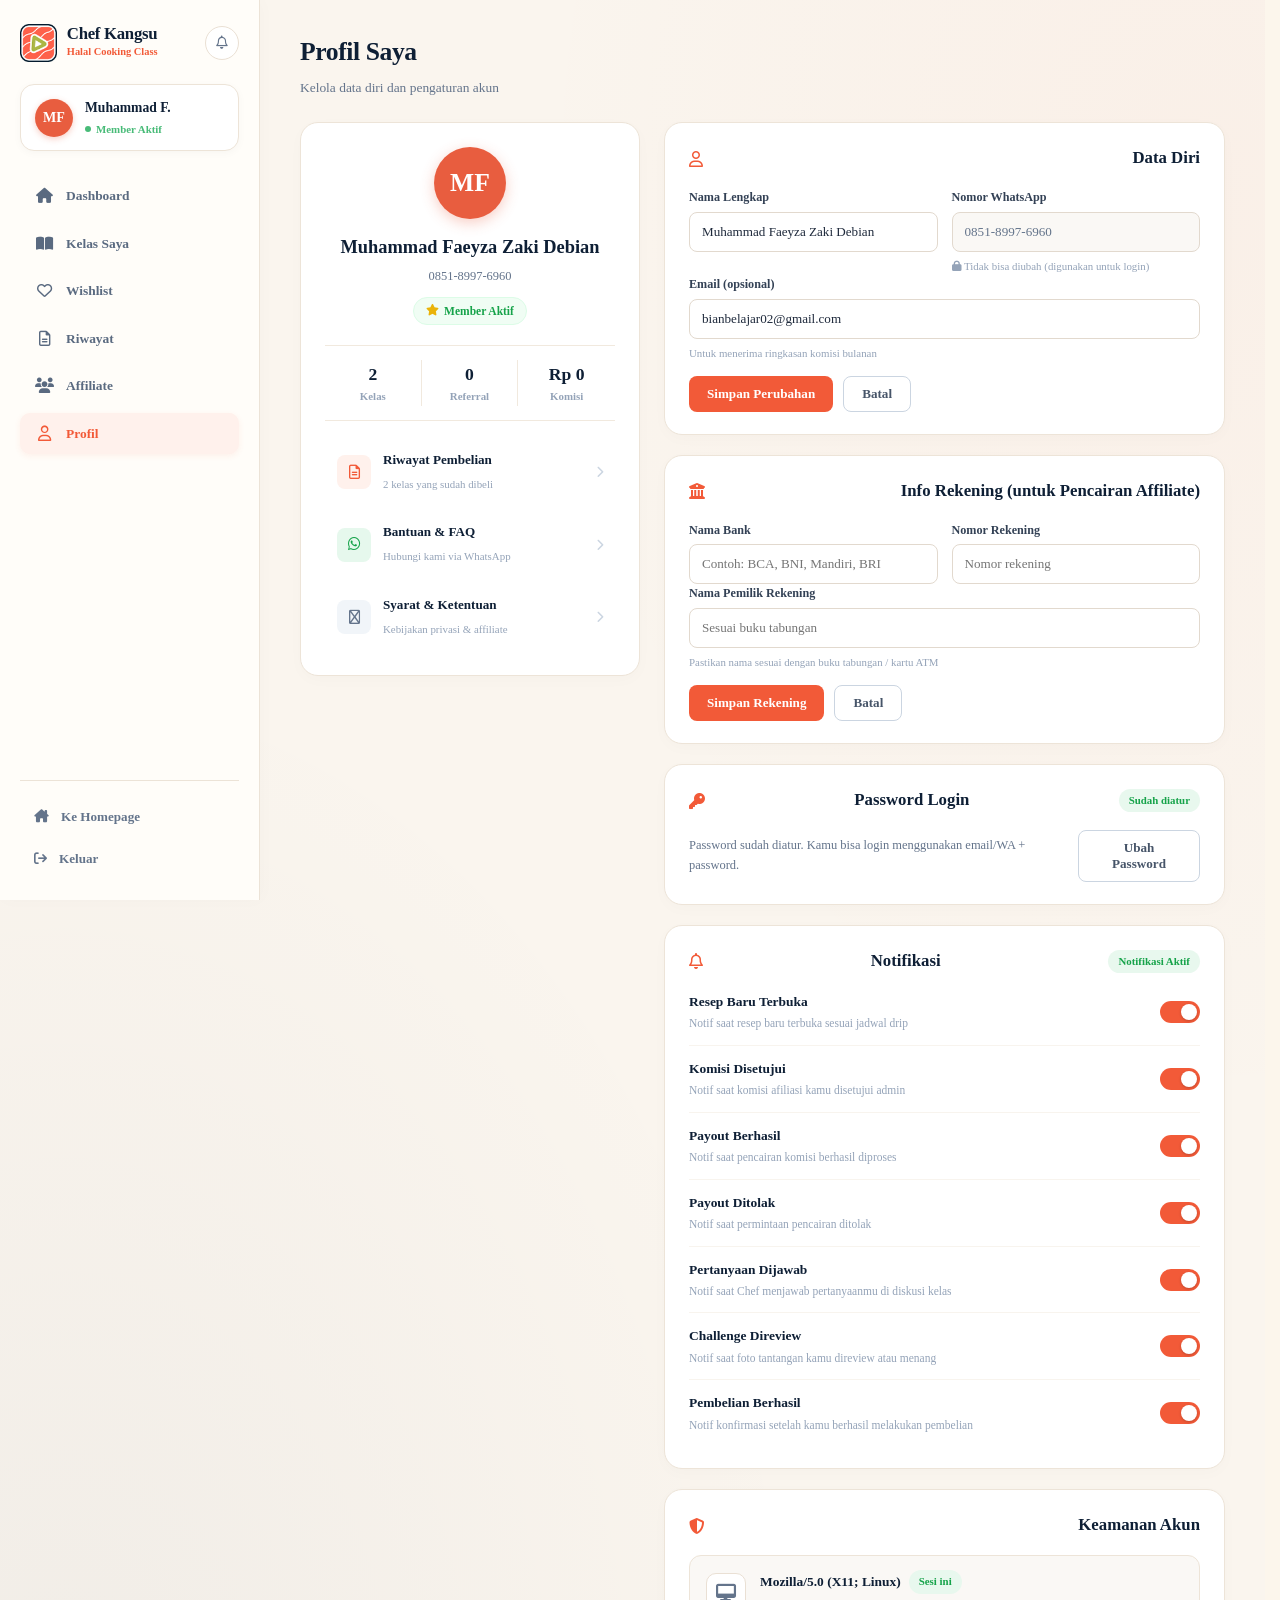
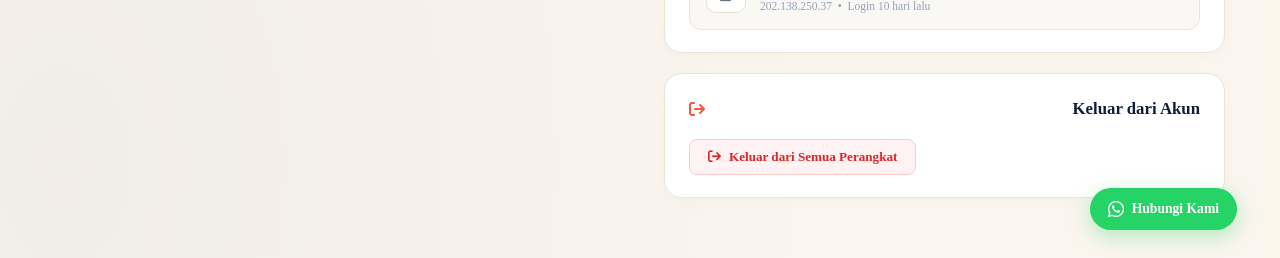
<file: user-profile.html>
<!DOCTYPE html>
<html lang="id">
<head>
  <meta charset="UTF-8">
  <meta name="viewport" content="width=device-width, initial-scale=1.0">
  <title>Profil Saya - Chef Kangsu</title>
  
  <!-- Google Fonts: Plus Jakarta Sans -->
  <link rel="preconnect" href="https://fonts.googleapis.com">
  <link rel="preconnect" href="https://fonts.gstatic.com" crossorigin>
  <link href="https://fonts.googleapis.com/css2?family=Plus+Jakarta+Sans:wght@400;500;600;700;800&display=swap" rel="stylesheet">
  
  <!-- FontAwesome Icons -->
  <link rel="stylesheet" href="https://cdnjs.cloudflare.com/ajax/libs/font-awesome/6.4.0/css/all.min.css">
  
  <!-- Custom Styles -->
  <link rel="stylesheet" href="style.css">
</head>
<body class="user-panel-body">

  <div class="user-layout-container">
    
    <!-- ==================== SIDEBAR ==================== -->
    <aside class="user-sidebar" id="user-sidebar">
      
      <div class="user-sidebar-top">
        <a href="index.html" class="user-sidebar-brand">
          <img src="Asset/LogoBlack 1.png" alt="Chef Kangsu Logo" class="brand-logo-img">
          <div class="brand-text-block">
            <span class="brand-title">Chef Kangsu</span>
            <span class="brand-subtitle">Halal Cooking Class</span>
          </div>
        </a>
        <div class="user-sidebar-top-actions">
          <button class="user-bell-btn" aria-label="Notifikasi">
            <i class="fa-regular fa-bell"></i>
          </button>
          <button class="user-sidebar-close-btn" id="user-sidebar-close" aria-label="Tutup Menu">
            <i class="fa-solid fa-xmark"></i>
          </button>
        </div>
      </div>

      <a href="user-profile.html" class="user-mini-profile">
        <div class="user-avatar-circle">MF</div>
        <div class="user-meta-info">
          <h4 class="user-name-label">Muhammad F.</h4>
          <span class="user-status-tag">
            <span class="status-dot-active"></span> Member Aktif
          </span>
        </div>
      </a>

      <nav class="user-nav-menu">
        <ul class="user-nav-list">
          <li class="user-nav-item">
            <a href="user-dashboard.html" class="user-nav-link">
              <i class="fa-solid fa-house"></i>
              <span>Dashboard</span>
            </a>
          </li>
          <li class="user-nav-item">
            <a href="user-kelas.html" class="user-nav-link">
              <i class="fa-solid fa-book-open"></i>
              <span>Kelas Saya</span>
            </a>
          </li>
          <li class="user-nav-item">
            <a href="user-wishlist.html" class="user-nav-link">
              <i class="fa-regular fa-heart"></i>
              <span>Wishlist</span>
            </a>
          </li>
          <li class="user-nav-item">
            <a href="user-riwayat.html" class="user-nav-link">
              <i class="fa-regular fa-file-lines"></i>
              <span>Riwayat</span>
            </a>
          </li>
          <li class="user-nav-item">
            <a href="user-affiliate.html" class="user-nav-link">
              <i class="fa-solid fa-users"></i>
              <span>Affiliate</span>
            </a>
          </li>
          <li class="user-nav-item">
            <a href="user-profile.html" class="user-nav-link active">
              <i class="fa-regular fa-user"></i>
              <span>Profil</span>
            </a>
          </li>
        </ul>
      </nav>

      <div class="user-sidebar-bottom">
        <a href="index.html" class="user-bottom-link">
          <i class="fa-solid fa-house-chimney"></i>
          <span>Ke Homepage</span>
        </a>
        <button type="button" class="user-bottom-link btn-logout" id="btn-user-logout">
          <i class="fa-solid fa-arrow-right-from-bracket"></i>
          <span>Keluar</span>
        </button>
      </div>

    </aside>
    
    <!-- Mobile Sidebar Backdrop Overlay -->
    <div class="user-sidebar-overlay" id="user-sidebar-overlay"></div>

    <!-- Mobile Header Bar -->
    <header class="user-mobile-topbar">
      <button class="user-mobile-hamburger" id="user-mobile-toggle" aria-label="Buka Menu">
        <i class="fa-solid fa-bars"></i>
      </button>
      <a href="index.html" class="user-sidebar-brand">
        <img src="Asset/LogoBlack 1.png" alt="Chef Kangsu Logo" class="brand-logo-img">
        <span class="brand-title">Chef Kangsu</span>
      </a>
      <a href="user-profile.html" class="user-avatar-circle mini">MF</a>
    </header>

    <!-- ==================== MAIN CONTENT AREA ==================== -->
    <main class="user-main-content">
      
      <div class="user-content-header">
        <h1 class="user-greeting-title">Profil Saya</h1>
        <p class="user-greeting-sub">Kelola data diri dan pengaturan akun</p>
      </div>

      <!-- 2 Columns Profile Layout -->
      <div class="profile-layout-grid">
        
        <!-- ================= KOLOM KIRI ================= -->
        <div class="profile-left-column">
          
          <!-- Big User Card -->
          <div class="user-white-box profile-identity-card">
            <div class="profile-avatar-large">MF</div>
            <h2 class="profile-display-name">Muhammad Faeyza Zaki Debian</h2>
            <div class="profile-phone-text">0851-8997-6960</div>
            <div class="profile-vip-tag">
              <i class="fa-solid fa-star"></i>
              <span>Member Aktif</span>
            </div>

            <!-- Stats Bar -->
            <div class="profile-stats-bar">
              <div class="profile-stat-col">
                <span class="profile-stat-number">2</span>
                <span class="profile-stat-title">Kelas</span>
              </div>
              <div class="profile-stat-col">
                <span class="profile-stat-number">0</span>
                <span class="profile-stat-title">Referral</span>
              </div>
              <div class="profile-stat-col">
                <span class="profile-stat-number">Rp 0</span>
                <span class="profile-stat-title">Komisi</span>
              </div>
            </div>

            <!-- Quick Action Links -->
            <div class="profile-quick-nav">
              <a href="user-riwayat.html" class="quick-nav-row">
                <div class="quick-nav-icon icon-red-tint">
                  <i class="fa-regular fa-file-lines"></i>
                </div>
                <div class="quick-nav-body">
                  <h4 class="quick-nav-label">Riwayat Pembelian</h4>
                  <span class="quick-nav-sub">2 kelas yang sudah dibeli</span>
                </div>
                <i class="fa-solid fa-chevron-right quick-nav-arrow"></i>
              </a>

              <a href="https://wa.me/6281234567890" target="_blank" rel="noopener" class="quick-nav-row">
                <div class="quick-nav-icon icon-green-tint">
                  <i class="fa-brands fa-whatsapp"></i>
                </div>
                <div class="quick-nav-body">
                  <h4 class="quick-nav-label">Bantuan &amp; FAQ</h4>
                  <span class="quick-nav-sub">Hubungi kami via WhatsApp</span>
                </div>
                <i class="fa-solid fa-chevron-right quick-nav-arrow"></i>
              </a>

              <a href="#syarat" class="quick-nav-row">
                <div class="quick-nav-icon icon-gray-tint">
                  <i class="fa-regular fa-file-shield"></i>
                </div>
                <div class="quick-nav-body">
                  <h4 class="quick-nav-label">Syarat &amp; Ketentuan</h4>
                  <span class="quick-nav-sub">Kebijakan privasi &amp; affiliate</span>
                </div>
                <i class="fa-solid fa-chevron-right quick-nav-arrow"></i>
              </a>
            </div>

          </div>

        </div>

        <!-- ================= KOLOM KANAN ================= -->
        <div class="profile-right-column">
          
          <!-- Box 1: Data Diri -->
          <section class="user-white-box profile-setting-card">
            <div class="box-section-heading">
              <i class="fa-regular fa-user text-coral"></i>
              <h3 class="box-inner-title">Data Diri</h3>
            </div>

            <form class="profile-form-grid" id="form-profile-data">
              <div class="form-row-2col">
                <div class="form-group-field">
                  <label>Nama Lengkap</label>
                  <input type="text" class="user-input-base" value="Muhammad Faeyza Zaki Debian" name="name">
                </div>
                <div class="form-group-field">
                  <label>Nomor WhatsApp</label>
                  <input type="text" class="user-input-base is-locked" value="0851-8997-6960" name="phone" readonly>
                  <small class="field-hint"><i class="fa-solid fa-lock"></i> Tidak bisa diubah (digunakan untuk login)</small>
                </div>
              </div>

              <div class="form-group-field">
                <label>Email (opsional)</label>
                <input type="email" class="user-input-base" value="bianbelajar02@gmail.com" name="email">
                <small class="field-hint">Untuk menerima ringkasan komisi bulanan</small>
              </div>

              <div class="form-buttons-row">
                <button type="submit" class="btn-primary-coral">Simpan Perubahan</button>
                <button type="reset" class="btn-secondary-white">Batal</button>
              </div>
            </form>
          </section>

          <!-- Box 2: Info Rekening (untuk Pencairan Affiliate) -->
          <section class="user-white-box profile-setting-card">
            <div class="box-section-heading">
              <i class="fa-solid fa-building-columns text-coral"></i>
              <h3 class="box-inner-title">Info Rekening (untuk Pencairan Affiliate)</h3>
            </div>

            <form class="profile-form-grid" id="form-profile-bank">
              <div class="form-row-2col">
                <div class="form-group-field">
                  <label>Nama Bank</label>
                  <input type="text" class="user-input-base" placeholder="Contoh: BCA, BNI, Mandiri, BRI" name="bank_name">
                </div>
                <div class="form-group-field">
                  <label>Nomor Rekening</label>
                  <input type="text" class="user-input-base" placeholder="Nomor rekening" name="bank_account">
                </div>
              </div>

              <div class="form-group-field">
                <label>Nama Pemilik Rekening</label>
                <input type="text" class="user-input-base" placeholder="Sesuai buku tabungan" name="bank_holder">
                <small class="field-hint">Pastikan nama sesuai dengan buku tabungan / kartu ATM</small>
              </div>

              <div class="form-buttons-row">
                <button type="submit" class="btn-primary-coral">Simpan Rekening</button>
                <button type="reset" class="btn-secondary-white">Batal</button>
              </div>
            </form>
          </section>

          <!-- Box 3: Password Login -->
          <section class="user-white-box profile-setting-card">
            <div class="box-section-heading">
              <i class="fa-solid fa-key text-coral"></i>
              <h3 class="box-inner-title">Password Login</h3>
              <span class="tag-status-pill success-pill">Sudah diatur</span>
            </div>

            <div class="password-action-row">
              <p class="password-note-text">Password sudah diatur. Kamu bisa login menggunakan email/WA + password.</p>
              <button type="button" class="btn-secondary-white" id="btn-change-password">Ubah Password</button>
            </div>
          </section>

          <!-- Box 4: Notifikasi -->
          <section class="user-white-box profile-setting-card">
            <div class="box-section-heading">
              <i class="fa-regular fa-bell text-coral"></i>
              <h3 class="box-inner-title">Notifikasi</h3>
              <span class="tag-status-pill success-pill">Notifikasi Aktif</span>
            </div>

            <div class="notification-toggle-list">
              
              <div class="notification-toggle-row">
                <div class="toggle-text-block">
                  <h4 class="toggle-title">Resep Baru Terbuka</h4>
                  <p class="toggle-desc">Notif saat resep baru terbuka sesuai jadwal drip</p>
                </div>
                <label class="custom-switch-toggle">
                  <input type="checkbox" checked>
                  <span class="switch-slider"></span>
                </label>
              </div>

              <div class="notification-toggle-row">
                <div class="toggle-text-block">
                  <h4 class="toggle-title">Komisi Disetujui</h4>
                  <p class="toggle-desc">Notif saat komisi afiliasi kamu disetujui admin</p>
                </div>
                <label class="custom-switch-toggle">
                  <input type="checkbox" checked>
                  <span class="switch-slider"></span>
                </label>
              </div>

              <div class="notification-toggle-row">
                <div class="toggle-text-block">
                  <h4 class="toggle-title">Payout Berhasil</h4>
                  <p class="toggle-desc">Notif saat pencairan komisi berhasil diproses</p>
                </div>
                <label class="custom-switch-toggle">
                  <input type="checkbox" checked>
                  <span class="switch-slider"></span>
                </label>
              </div>

              <div class="notification-toggle-row">
                <div class="toggle-text-block">
                  <h4 class="toggle-title">Payout Ditolak</h4>
                  <p class="toggle-desc">Notif saat permintaan pencairan ditolak</p>
                </div>
                <label class="custom-switch-toggle">
                  <input type="checkbox" checked>
                  <span class="switch-slider"></span>
                </label>
              </div>

              <div class="notification-toggle-row">
                <div class="toggle-text-block">
                  <h4 class="toggle-title">Pertanyaan Dijawab</h4>
                  <p class="toggle-desc">Notif saat Chef menjawab pertanyaanmu di diskusi kelas</p>
                </div>
                <label class="custom-switch-toggle">
                  <input type="checkbox" checked>
                  <span class="switch-slider"></span>
                </label>
              </div>

              <div class="notification-toggle-row">
                <div class="toggle-text-block">
                  <h4 class="toggle-title">Challenge Direview</h4>
                  <p class="toggle-desc">Notif saat foto tantangan kamu direview atau menang</p>
                </div>
                <label class="custom-switch-toggle">
                  <input type="checkbox" checked>
                  <span class="switch-slider"></span>
                </label>
              </div>

              <div class="notification-toggle-row">
                <div class="toggle-text-block">
                  <h4 class="toggle-title">Pembelian Berhasil</h4>
                  <p class="toggle-desc">Notif konfirmasi setelah kamu berhasil melakukan pembelian</p>
                </div>
                <label class="custom-switch-toggle">
                  <input type="checkbox" checked>
                  <span class="switch-slider"></span>
                </label>
              </div>

            </div>
          </section>

          <!-- Box 5: Keamanan Akun -->
          <section class="user-white-box profile-setting-card">
            <div class="box-section-heading">
              <i class="fa-solid fa-shield-halved text-coral"></i>
              <h3 class="box-inner-title">Keamanan Akun</h3>
            </div>

            <div class="security-device-card">
              <div class="device-icon-wrap">
                <i class="fa-solid fa-desktop"></i>
              </div>
              <div class="device-info-block">
                <div class="device-name-row">
                  <h4 class="device-title">Mozilla/5.0 (X11; Linux)</h4>
                  <span class="tag-status-pill success-pill">Sesi ini</span>
                </div>
                <p class="device-meta">202.138.250.37 &nbsp;•&nbsp; Login 10 hari lalu</p>
              </div>
            </div>
          </section>

          <!-- Box 6: Keluar dari Akun -->
          <section class="user-white-box profile-setting-card">
            <div class="box-section-heading">
              <i class="fa-solid fa-arrow-right-from-bracket text-coral"></i>
              <h3 class="box-inner-title">Keluar dari Akun</h3>
            </div>

            <div>
              <button type="button" class="btn-logout-all" id="btn-logout-all">
                <i class="fa-solid fa-arrow-right-from-bracket"></i>
                <span>Keluar dari Semua Perangkat</span>
              </button>
            </div>
          </section>

        </div>

      </div>

    </main>

  </div>

  <!-- Floating WhatsApp Action -->
  <a href="https://wa.me/6281234567890" target="_blank" rel="noopener" class="user-floating-wa" aria-label="Hubungi Kami di WhatsApp">
    <i class="fa-brands fa-whatsapp"></i>
    <span>Hubungi Kami</span>
  </a>

  <!-- Toast Container -->
  <div class="toast-notification" id="toast-notification">
    <i class="fa-solid fa-circle-check toast-icon"></i>
    <span id="toast-message"></span>
  </div>

  <!-- Scripts -->
  <script src="main.js"></script>
</body>
</html>
</file>
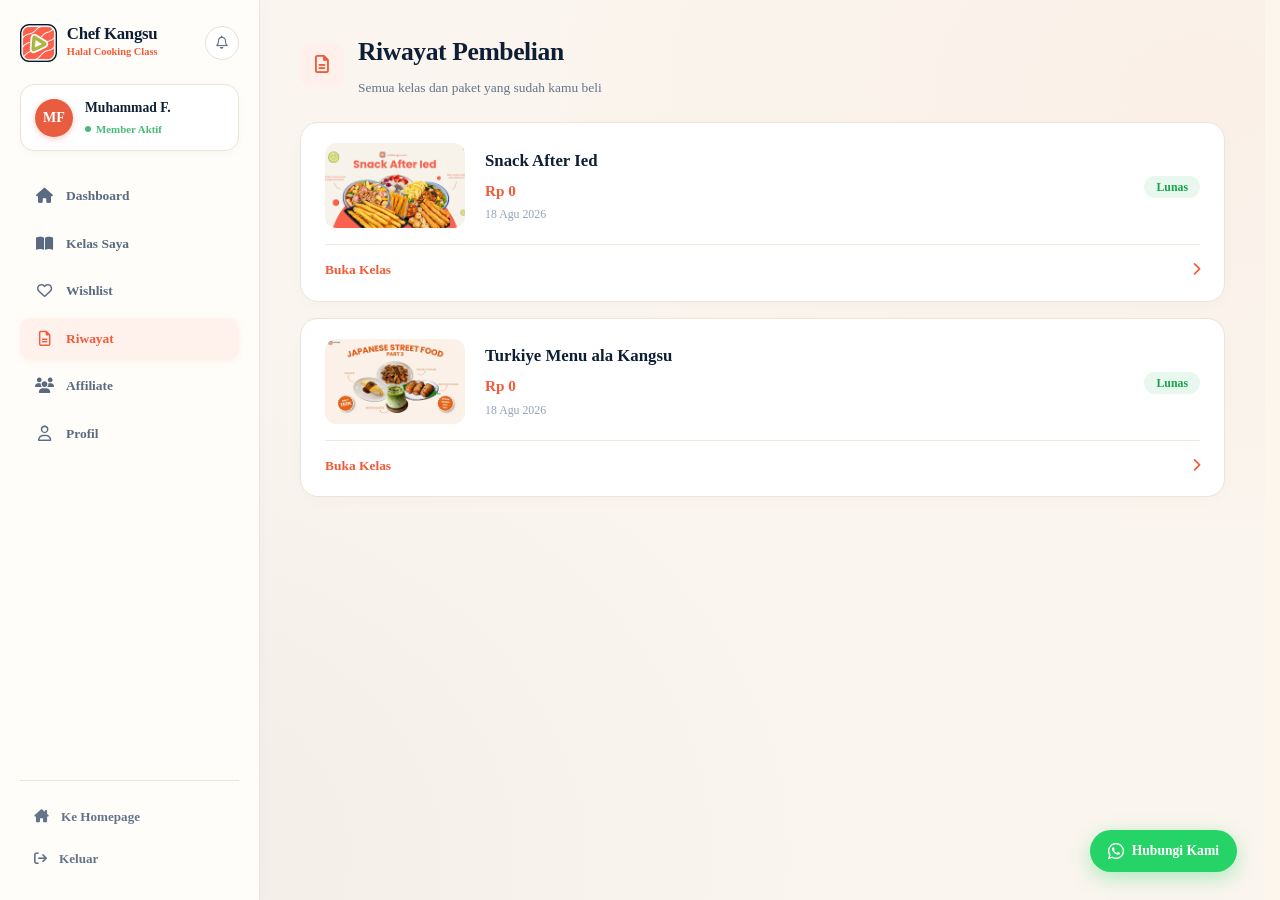
<file: user-riwayat.html>
<!DOCTYPE html>
<html lang="id">
<head>
  <meta charset="UTF-8">
  <meta name="viewport" content="width=device-width, initial-scale=1.0">
  <title>Riwayat Pembelian - Chef Kangsu</title>
  
  <!-- Google Fonts: Plus Jakarta Sans -->
  <link rel="preconnect" href="https://fonts.googleapis.com">
  <link rel="preconnect" href="https://fonts.gstatic.com" crossorigin>
  <link href="https://fonts.googleapis.com/css2?family=Plus+Jakarta+Sans:wght@400;500;600;700;800&display=swap" rel="stylesheet">
  
  <!-- FontAwesome Icons -->
  <link rel="stylesheet" href="https://cdnjs.cloudflare.com/ajax/libs/font-awesome/6.4.0/css/all.min.css">
  
  <!-- Custom Styles -->
  <link rel="stylesheet" href="style.css">
</head>
<body class="user-panel-body">

  <div class="user-layout-container">
    
    <!-- ==================== SIDEBAR ==================== -->
    <aside class="user-sidebar" id="user-sidebar">
      
      <div class="user-sidebar-top">
        <a href="index.html" class="user-sidebar-brand">
          <img src="Asset/LogoBlack 1.png" alt="Chef Kangsu Logo" class="brand-logo-img">
          <div class="brand-text-block">
            <span class="brand-title">Chef Kangsu</span>
            <span class="brand-subtitle">Halal Cooking Class</span>
          </div>
        </a>
        <div class="user-sidebar-top-actions">
          <button class="user-bell-btn" aria-label="Notifikasi">
            <i class="fa-regular fa-bell"></i>
          </button>
          <button class="user-sidebar-close-btn" id="user-sidebar-close" aria-label="Tutup Menu">
            <i class="fa-solid fa-xmark"></i>
          </button>
        </div>
      </div>

      <a href="user-profile.html" class="user-mini-profile">
        <div class="user-avatar-circle">MF</div>
        <div class="user-meta-info">
          <h4 class="user-name-label">Muhammad F.</h4>
          <span class="user-status-tag">
            <span class="status-dot-active"></span> Member Aktif
          </span>
        </div>
      </a>

      <nav class="user-nav-menu">
        <ul class="user-nav-list">
          <li class="user-nav-item">
            <a href="user-dashboard.html" class="user-nav-link">
              <i class="fa-solid fa-house"></i>
              <span>Dashboard</span>
            </a>
          </li>
          <li class="user-nav-item">
            <a href="user-kelas.html" class="user-nav-link">
              <i class="fa-solid fa-book-open"></i>
              <span>Kelas Saya</span>
            </a>
          </li>
          <li class="user-nav-item">
            <a href="user-wishlist.html" class="user-nav-link">
              <i class="fa-regular fa-heart"></i>
              <span>Wishlist</span>
            </a>
          </li>
          <li class="user-nav-item">
            <a href="user-riwayat.html" class="user-nav-link active">
              <i class="fa-regular fa-file-lines"></i>
              <span>Riwayat</span>
            </a>
          </li>
          <li class="user-nav-item">
            <a href="user-affiliate.html" class="user-nav-link">
              <i class="fa-solid fa-users"></i>
              <span>Affiliate</span>
            </a>
          </li>
          <li class="user-nav-item">
            <a href="user-profile.html" class="user-nav-link">
              <i class="fa-regular fa-user"></i>
              <span>Profil</span>
            </a>
          </li>
        </ul>
      </nav>

      <div class="user-sidebar-bottom">
        <a href="index.html" class="user-bottom-link">
          <i class="fa-solid fa-house-chimney"></i>
          <span>Ke Homepage</span>
        </a>
        <button type="button" class="user-bottom-link btn-logout" id="btn-user-logout">
          <i class="fa-solid fa-arrow-right-from-bracket"></i>
          <span>Keluar</span>
        </button>
      </div>

    </aside>
    
    <!-- Mobile Sidebar Backdrop Overlay -->
    <div class="user-sidebar-overlay" id="user-sidebar-overlay"></div>

    <!-- Mobile Header Bar -->
    <header class="user-mobile-topbar">
      <button class="user-mobile-hamburger" id="user-mobile-toggle" aria-label="Buka Menu">
        <i class="fa-solid fa-bars"></i>
      </button>
      <a href="index.html" class="user-sidebar-brand">
        <img src="Asset/LogoBlack 1.png" alt="Chef Kangsu Logo" class="brand-logo-img">
        <span class="brand-title">Chef Kangsu</span>
      </a>
      <a href="user-profile.html" class="user-avatar-circle mini">MF</a>
    </header>

    <!-- ==================== MAIN CONTENT AREA ==================== -->
    <main class="user-main-content">
      
      <div class="user-content-header with-icon-row">
        <div class="header-icon-orange">
          <i class="fa-regular fa-file-lines"></i>
        </div>
        <div>
          <h1 class="user-greeting-title">Riwayat Pembelian</h1>
          <p class="user-greeting-sub">Semua kelas dan paket yang sudah kamu beli</p>
        </div>
      </div>

      <!-- Transaction History List -->
      <div class="user-invoice-list">
        
        <!-- Transaction Item 1 -->
        <div class="invoice-card-box">
          <div class="invoice-top-row">
            <div class="invoice-thumb-img">
              <img src="Asset/kelas/snackafteried.png" alt="Snack After Ied" onerror="this.src='Asset/nasi.png'">
            </div>
            <div class="invoice-info-body">
              <h3 class="invoice-item-title">Snack After Ied</h3>
              <div class="invoice-price">Rp 0</div>
              <div class="invoice-date">18 Agu 2026</div>
            </div>
            <div class="invoice-status-badge">
              <span class="badge-paid">Lunas</span>
            </div>
          </div>
          <div class="invoice-bottom-action">
            <a href="user-kelas.html" class="invoice-open-link">
              <span>Buka Kelas</span>
              <i class="fa-solid fa-chevron-right"></i>
            </a>
          </div>
        </div>

        <!-- Transaction Item 2 -->
        <div class="invoice-card-box">
          <div class="invoice-top-row">
            <div class="invoice-thumb-img">
              <img src="Asset/kelas/japanstreetpt3.png" alt="Turkiye Menu ala Kangsu" onerror="this.src='Asset/bebekcrispy.png'">
            </div>
            <div class="invoice-info-body">
              <h3 class="invoice-item-title">Turkiye Menu ala Kangsu</h3>
              <div class="invoice-price">Rp 0</div>
              <div class="invoice-date">18 Agu 2026</div>
            </div>
            <div class="invoice-status-badge">
              <span class="badge-paid">Lunas</span>
            </div>
          </div>
          <div class="invoice-bottom-action">
            <a href="user-kelas.html" class="invoice-open-link">
              <span>Buka Kelas</span>
              <i class="fa-solid fa-chevron-right"></i>
            </a>
          </div>
        </div>

      </div>

    </main>

  </div>

  <!-- Floating WhatsApp Action -->
  <a href="https://wa.me/6281234567890" target="_blank" rel="noopener" class="user-floating-wa" aria-label="Hubungi Kami di WhatsApp">
    <i class="fa-brands fa-whatsapp"></i>
    <span>Hubungi Kami</span>
  </a>

  <!-- Toast Container -->
  <div class="toast-notification" id="toast-notification">
    <i class="fa-solid fa-circle-check toast-icon"></i>
    <span id="toast-message"></span>
  </div>

  <!-- Scripts -->
  <script src="main.js"></script>
</body>
</html>
</file>
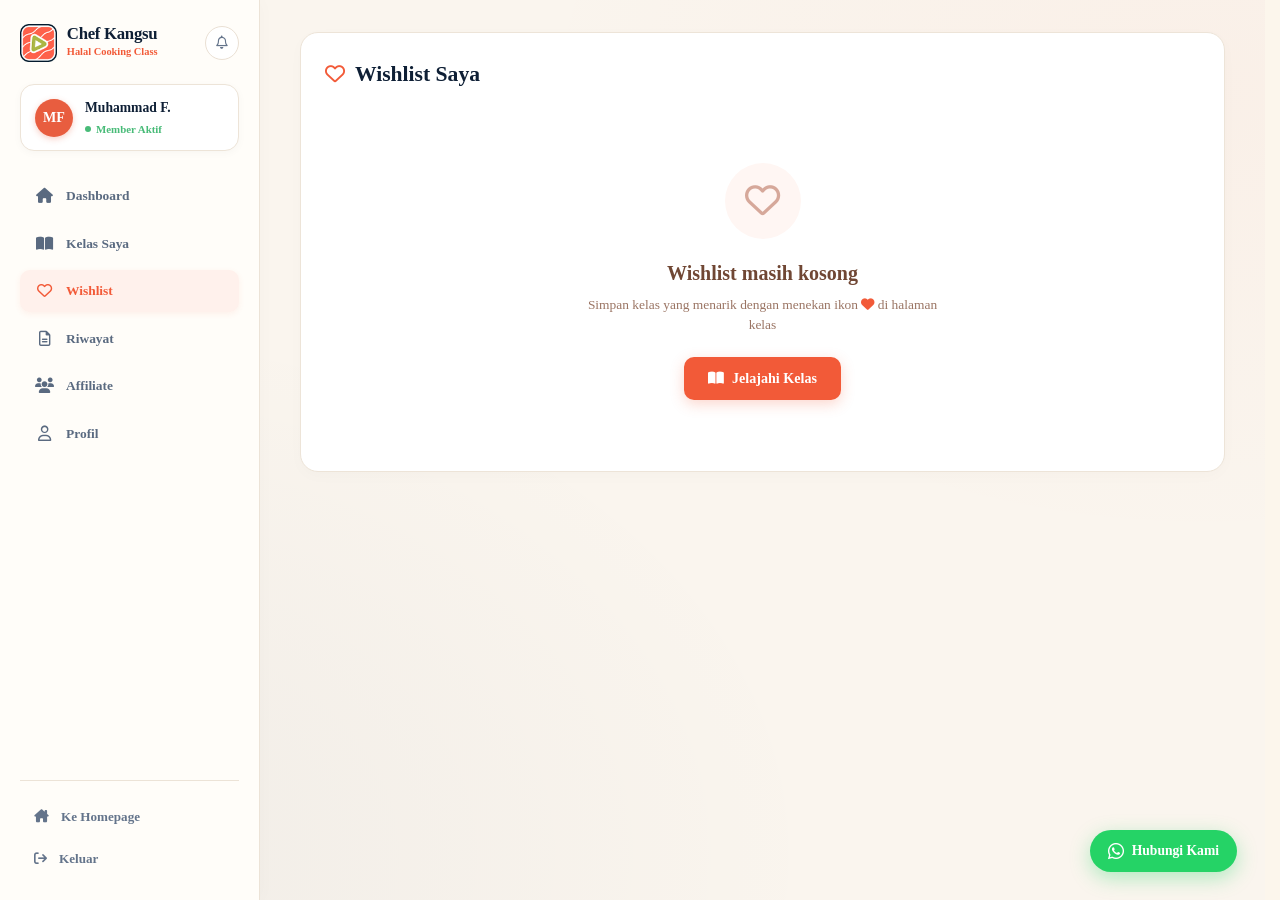
<file: user-wishlist.html>
<!DOCTYPE html>
<html lang="id">
<head>
  <meta charset="UTF-8">
  <meta name="viewport" content="width=device-width, initial-scale=1.0">
  <title>Wishlist Saya - Chef Kangsu</title>
  
  <!-- Google Fonts: Plus Jakarta Sans -->
  <link rel="preconnect" href="https://fonts.googleapis.com">
  <link rel="preconnect" href="https://fonts.gstatic.com" crossorigin>
  <link href="https://fonts.googleapis.com/css2?family=Plus+Jakarta+Sans:wght@400;500;600;700;800&display=swap" rel="stylesheet">
  
  <!-- FontAwesome Icons -->
  <link rel="stylesheet" href="https://cdnjs.cloudflare.com/ajax/libs/font-awesome/6.4.0/css/all.min.css">
  
  <!-- Custom Styles -->
  <link rel="stylesheet" href="style.css">
</head>
<body class="user-panel-body">

  <div class="user-layout-container">
    
    <!-- ==================== SIDEBAR ==================== -->
    <aside class="user-sidebar" id="user-sidebar">
      
      <div class="user-sidebar-top">
        <a href="index.html" class="user-sidebar-brand">
          <img src="Asset/LogoBlack 1.png" alt="Chef Kangsu Logo" class="brand-logo-img">
          <div class="brand-text-block">
            <span class="brand-title">Chef Kangsu</span>
            <span class="brand-subtitle">Halal Cooking Class</span>
          </div>
        </a>
        <div class="user-sidebar-top-actions">
          <button class="user-bell-btn" aria-label="Notifikasi">
            <i class="fa-regular fa-bell"></i>
          </button>
          <button class="user-sidebar-close-btn" id="user-sidebar-close" aria-label="Tutup Menu">
            <i class="fa-solid fa-xmark"></i>
          </button>
        </div>
      </div>

      <a href="user-profile.html" class="user-mini-profile">
        <div class="user-avatar-circle">MF</div>
        <div class="user-meta-info">
          <h4 class="user-name-label">Muhammad F.</h4>
          <span class="user-status-tag">
            <span class="status-dot-active"></span> Member Aktif
          </span>
        </div>
      </a>

      <nav class="user-nav-menu">
        <ul class="user-nav-list">
          <li class="user-nav-item">
            <a href="user-dashboard.html" class="user-nav-link">
              <i class="fa-solid fa-house"></i>
              <span>Dashboard</span>
            </a>
          </li>
          <li class="user-nav-item">
            <a href="user-kelas.html" class="user-nav-link">
              <i class="fa-solid fa-book-open"></i>
              <span>Kelas Saya</span>
            </a>
          </li>
          <li class="user-nav-item">
            <a href="user-wishlist.html" class="user-nav-link active">
              <i class="fa-regular fa-heart"></i>
              <span>Wishlist</span>
            </a>
          </li>
          <li class="user-nav-item">
            <a href="user-riwayat.html" class="user-nav-link">
              <i class="fa-regular fa-file-lines"></i>
              <span>Riwayat</span>
            </a>
          </li>
          <li class="user-nav-item">
            <a href="user-affiliate.html" class="user-nav-link">
              <i class="fa-solid fa-users"></i>
              <span>Affiliate</span>
            </a>
          </li>
          <li class="user-nav-item">
            <a href="user-profile.html" class="user-nav-link">
              <i class="fa-regular fa-user"></i>
              <span>Profil</span>
            </a>
          </li>
        </ul>
      </nav>

      <div class="user-sidebar-bottom">
        <a href="index.html" class="user-bottom-link">
          <i class="fa-solid fa-house-chimney"></i>
          <span>Ke Homepage</span>
        </a>
        <button type="button" class="user-bottom-link btn-logout" id="btn-user-logout">
          <i class="fa-solid fa-arrow-right-from-bracket"></i>
          <span>Keluar</span>
        </button>
      </div>

    </aside>
    
    <!-- Mobile Sidebar Backdrop Overlay -->
    <div class="user-sidebar-overlay" id="user-sidebar-overlay"></div>

    <!-- Mobile Header Bar -->
    <header class="user-mobile-topbar">
      <button class="user-mobile-hamburger" id="user-mobile-toggle" aria-label="Buka Menu">
        <i class="fa-solid fa-bars"></i>
      </button>
      <a href="index.html" class="user-sidebar-brand">
        <img src="Asset/LogoBlack 1.png" alt="Chef Kangsu Logo" class="brand-logo-img">
        <span class="brand-title">Chef Kangsu</span>
      </a>
      <a href="user-profile.html" class="user-avatar-circle mini">MF</a>
    </header>

    <!-- ==================== MAIN CONTENT AREA ==================== -->
    <main class="user-main-content">
      
      <!-- Wishlist Container Box -->
      <div class="user-white-box wishlist-box-wrapper">
        
        <div class="wishlist-heading-row">
          <i class="fa-regular fa-heart wishlist-title-icon"></i>
          <h1 class="wishlist-main-title">Wishlist Saya</h1>
        </div>

        <!-- Empty State View -->
        <div class="wishlist-empty-state">
          <div class="empty-heart-icon-wrap">
            <i class="fa-regular fa-heart"></i>
          </div>
          <h2 class="empty-state-title">Wishlist masih kosong</h2>
          <p class="empty-state-desc">Simpan kelas yang menarik dengan menekan ikon <i class="fa-solid fa-heart text-coral"></i> di halaman kelas</p>
          <a href="kelas.html" class="btn-explore-courses">
            <i class="fa-solid fa-book-open"></i>
            <span>Jelajahi Kelas</span>
          </a>
        </div>

      </div>

    </main>

  </div>

  <!-- Floating WhatsApp Action -->
  <a href="https://wa.me/6281234567890" target="_blank" rel="noopener" class="user-floating-wa" aria-label="Hubungi Kami di WhatsApp">
    <i class="fa-brands fa-whatsapp"></i>
    <span>Hubungi Kami</span>
  </a>

  <!-- Toast Container -->
  <div class="toast-notification" id="toast-notification">
    <i class="fa-solid fa-circle-check toast-icon"></i>
    <span id="toast-message"></span>
  </div>

  <!-- Scripts -->
  <script src="main.js"></script>
</body>
</html>
</file>
<file: style.css>
/* ==========================================================================
   Chef Kangsu - Halal Cooking Class Landing Page Stylesheet
   ========================================================================== */

/* 1. CSS VARIABLES & RESET */
:root {
  --color-coral: #F25A38;
  --color-coral-hover: #D94928;
  --color-coral-light: #FCEEEB;
  --color-olive: #5B6B34;
  --color-olive-hover: #4B592A;
  --color-bg-light: #FCF6EC;
  --color-bg-cream: #FCF6EC;
  --color-card-bg: #FFFFFF;
  --color-border: #ECE7DC;
  --color-text-main: #0F172A;
  --color-text-muted: #475569;
  --color-dark-navy: #0E1F35;
  --color-gold: #F5A623;
  --color-tag-yellow: #FFF7E6;
  --color-tag-yellow-text: #B7791F;
  --color-tag-green: #E6F4EA;
  --color-tag-green-text: #137333;
  
  --font-main: 'Plus Jakarta Sans', -apple-system, BlinkMacSystemFont, sans-serif;
  --radius-sm: 8px;
  --radius-md: 16px;
  --radius-lg: 24px;
  --radius-pill: 999px;
  --shadow-sm: 0 2px 8px rgba(0, 0, 0, 0.04);
  --shadow-md: 0 8px 24px rgba(0, 0, 0, 0.06);
  --shadow-lg: 0 16px 36px rgba(0, 0, 0, 0.08);
  
  --transition: all 0.3s cubic-bezier(0.25, 0.8, 0.25, 1);
}

*, *::before, *::after {
  box-sizing: border-box;
  margin: 0;
  padding: 0;
}

@view-transition {
  navigation: auto;
}

html {
  scroll-behavior: smooth;
  scroll-padding-top: 90px;
  font-size: 16px;
  background-color: #FCF6EC;
  min-height: 100%;
}

body {
  font-family: var(--font-main);
  background-color: #FCF6EC;
  color: var(--color-text-main);
  line-height: 1.6;
  overflow-x: hidden;
  -webkit-font-smoothing: antialiased;
  opacity: 1;
  transition: opacity 0.22s cubic-bezier(0.16, 1, 0.3, 1), transform 0.22s cubic-bezier(0.16, 1, 0.3, 1);
  animation: pageFadeIn 0.35s cubic-bezier(0.16, 1, 0.3, 1) both;
  min-height: 100vh;
  display: flex;
  flex-direction: column;
}

body > main {
  flex: 1 0 auto;
}

body > .footer {
  flex-shrink: 0;
  margin-top: auto;
}

body.page-fade-out {
  opacity: 0;
  transform: translateY(-6px);
  pointer-events: none;
}

@keyframes pageFadeIn {
  from {
    opacity: 0;
    transform: translateY(6px);
  }
  to {
    opacity: 1;
    transform: translateY(0);
  }
}

img {
  max-width: 100%;
  height: auto;
  display: block;
}

a {
  text-decoration: none;
  color: inherit;
  transition: var(--transition);
}

ul {
  list-style: none;
}

button {
  cursor: pointer;
  border: none;
  background: none;
  font-family: inherit;
}

/* 2. UTILITY CLASSES */
.container {
  width: 100%;
  max-width: 1220px;
  margin: 0 auto;
  padding: 0 24px;
}

.text-coral { color: var(--color-coral); }
.text-gold { color: var(--color-gold); }
.text-center { text-align: center; }

.section {
  padding: 80px 0;
  position: relative;
}

.section-header {
  margin-bottom: 48px;
}

.section-title {
  font-size: 2.25rem;
  font-weight: 800;
  color: var(--color-text-main);
  letter-spacing: -0.5px;
  margin-bottom: 12px;
}

.section-subtitle {
  font-size: 1.125rem;
  color: var(--color-text-muted);
}

.section-header-flex {
  display: flex;
  justify-content: space-between;
  align-items: flex-end;
  margin-bottom: 48px;
}

.link-see-all {
  color: var(--color-coral);
  font-weight: 700;
  font-size: 1rem;
  display: inline-flex;
  align-items: center;
  gap: 8px;
}

.link-see-all:hover {
  gap: 12px;
  color: var(--color-coral-hover);
}

/* Grid Layouts */
.grid {
  display: grid;
  gap: 24px;
}

.grid-3 { grid-template-columns: repeat(3, 1fr); }
.grid-4 { grid-template-columns: repeat(4, 1fr); }

/* Buttons */
.btn {
  display: inline-flex;
  align-items: center;
  justify-content: center;
  font-weight: 700;
  font-size: 0.95rem;
  padding: 14px 28px;
  border-radius: var(--radius-sm);
  transition: var(--transition);
  gap: 8px;
  border: 2px solid transparent;
}

.btn-pill {
  border-radius: var(--radius-pill);
}

.btn-primary {
  background-color: var(--color-coral);
  color: #FFFFFF;
}

.btn-primary:hover {
  background-color: var(--color-coral-hover);
  box-shadow: 0 6px 18px rgba(242, 90, 56, 0.35);
  transform: translateY(-2px);
}

.btn-secondary-light {
  background-color: #FFFDF9;
  color: var(--color-text-main);
  border: 1px solid var(--color-border);
}

.btn-secondary-light:hover {
  background-color: #FFFFFF;
  border-color: #D6D0C2;
  box-shadow: var(--shadow-sm);
}

.btn-outline-dark {
  background-color: transparent;
  color: var(--color-text-main);
  border: 1.5px solid var(--color-text-main);
  padding: 11px 24px;
  font-weight: 700;
  font-size: 0.95rem;
}

.btn-outline-dark:hover {
  background-color: var(--color-text-main);
  color: #FFFFFF;
}

.btn-olive {
  background-color: var(--color-olive);
  color: #FFFFFF;
}

.btn-olive:hover {
  background-color: var(--color-olive-hover);
  box-shadow: 0 6px 18px rgba(91, 107, 52, 0.35);
  transform: translateY(-2px);
}

.btn-white {
  background-color: #FFFFFF;
  color: var(--color-coral);
  font-weight: 800;
}

.btn-white:hover {
  background-color: #FFF3F0;
  transform: translateY(-2px);
}

.btn-text {
  background: transparent;
  color: var(--color-text-main);
  padding: 8px 16px;
}

.btn-text:hover {
  color: var(--color-coral);
}

.btn-sm {
  padding: 10px 20px;
  font-size: 0.875rem;
  border-radius: var(--radius-pill);
}

.icon-btn {
  width: 42px;
  height: 42px;
  border-radius: 50%;
  display: flex;
  align-items: center;
  justify-content: center;
  color: var(--color-text-main);
  font-size: 1.15rem;
  transition: var(--transition);
}

.icon-btn:hover {
  background-color: rgba(0, 0, 0, 0.05);
  color: var(--color-coral);
}

/* Cards Base */
.card {
  background: var(--color-card-bg);
  border-radius: var(--radius-md);
  border: 1px solid var(--color-border);
  box-shadow: var(--shadow-sm);
  transition: var(--transition);
}

.card:hover {
  box-shadow: var(--shadow-md);
  transform: translateY(-4px);
}

/* 3. HEADER / NAVBAR */
html {
  scroll-behavior: smooth;
  scrollbar-gutter: stable;
}

.navbar {
  position: sticky;
  top: 0;
  left: 0;
  right: 0;
  background-color: var(--color-bg-light);
  z-index: 1000;
  padding: 18px 0;
  min-height: 84px;
  box-sizing: border-box;
  transition: padding 0.3s ease, background-color 0.3s ease, box-shadow 0.3s ease;
}

.navbar.scrolled {
  background-color: rgba(252, 246, 236, 0.95);
  backdrop-filter: blur(10px);
  box-shadow: var(--shadow-sm);
  padding: 12px 0;
  min-height: 72px;
}

.nav-container {
  display: flex;
  align-items: center;
  justify-content: space-between;
}

.logo-img {
  height: 52px;
  width: auto;
  border-radius: 12px;
  display: block;
  overflow: visible;
}

.logo-link {
  display: flex;
  align-items: center;
  gap: 10px;
  text-decoration: none;
}

.logo-text {
  display: flex;
  flex-direction: column;
  line-height: 1.2;
}

.logo-name {
  font-size: 1.1rem;
  font-weight: 800;
  color: var(--color-dark-navy);
  letter-spacing: -0.3px;
}

.logo-tagline {
  font-size: 0.78rem;
  font-weight: 600;
  color: var(--color-coral);
}

.nav-list {
  display: flex;
  align-items: center;
  gap: 36px;
}

.nav-link {
  font-weight: 600;
  font-size: 0.98rem;
  color: var(--color-text-main);
  position: relative;
  padding-bottom: 4px;
}

.nav-link:hover,
.nav-link.active {
  color: var(--color-coral);
}

.nav-link.active::after {
  content: '';
  position: absolute;
  bottom: -4px;
  left: 0;
  width: 100%;
  height: 2.5px;
  background-color: var(--color-coral);
  border-radius: 2px;
}

.nav-actions {
  display: flex;
  align-items: center;
  gap: 14px;
}

.nav-actions .btn {
  height: 44px;
  min-width: 104px;
  padding: 0 24px;
  font-size: 0.9rem;
  font-weight: 700;
  box-sizing: border-box;
  display: inline-flex;
  align-items: center;
  justify-content: center;
  line-height: 1;
}

.nav-actions .btn-outline-dark {
  border: 2px solid var(--color-dark-navy);
  color: var(--color-dark-navy);
  background-color: transparent;
  transition: all 0.35s cubic-bezier(0.25, 1, 0.5, 1);
}

.nav-actions .btn-outline-dark:hover {
  background-color: var(--color-dark-navy);
  color: #FFFFFF !important;
  transform: translateY(-2px);
  box-shadow: 0 6px 16px rgba(14, 31, 53, 0.18);
}

.nav-actions .btn-primary {
  border: 2px solid var(--color-coral);
  background-color: var(--color-coral);
  color: #FFFFFF;
  transition: all 0.35s cubic-bezier(0.25, 1, 0.5, 1);
}

.nav-actions .btn-primary:hover {
  background-color: var(--color-coral-hover);
  border-color: var(--color-coral-hover);
  color: #FFFFFF !important;
  transform: translateY(-2px);
  box-shadow: 0 8px 20px rgba(242, 90, 56, 0.32);
}

.hamburger {
  display: none;
  font-size: 1.4rem;
  color: var(--color-text-main);
  padding: 8px;
}

/* 4. HERO SECTION */
.hero {
  position: relative;
  background-color: var(--color-bg-light);
  min-height: 560px;
  display: flex;
  align-items: center;
  overflow: hidden;
  padding: 40px 0 20px 0;
}

.hero-bg-visual {
  position: absolute;
  top: 0;
  right: 0;
  bottom: 0;
  width: 80%;
  height: 100%;
  pointer-events: none;
  z-index: 1;
  display: flex;
  align-items: flex-end;
  justify-content: flex-end;
  -webkit-mask-image: linear-gradient(to right, transparent 0%, #000 20%, #000 100%);
  mask-image: linear-gradient(to right, transparent 0%, #000 20%, #000 100%);
}

.full-hero-bg-img {
  width: 100%;
  height: 100%;
  max-height: 620px;
  object-fit: contain;
  object-position: center bottom;
}

.hero-container {
  position: relative;
  z-index: 2;
  width: 100%;
  max-width: 1220px;
  margin: 0 auto;
  padding: 0 24px;
}

.hero-content {
  max-width: 580px;
}

.hero-container {
  position: relative;
  z-index: 4;
  width: 100%;
  max-width: 1220px;
  margin: 0 auto;
  padding: 0 24px;
}

.hero-content {
  max-width: 580px;
}

/* Tombol Lihat Semua Kelas - kotak border tebal persis template */
.btn-outline-hero {
  display: inline-flex;
  align-items: center;
  justify-content: center;
  padding: 14px 32px;
  border-radius: 50px;
  border: 2.5px solid var(--color-dark-navy);
  background: transparent;
  color: var(--color-dark-navy);
  font-weight: 700;
  font-size: 1rem;
  cursor: pointer;
  transition: var(--transition);
  text-decoration: none;
}

.btn-outline-hero:hover {
  background-color: var(--color-dark-navy);
  color: #ffffff;
}

.badge-tag {
  display: inline-flex;
  align-items: center;
  gap: 10px;
  background-color: #FFFFFF;
  color: var(--color-coral);
  padding: 10px 20px;
  border-radius: var(--radius-pill);
  border: 1px solid var(--color-border);
  font-weight: 700;
  font-size: 0.95rem;
  margin-bottom: 24px;
  box-shadow: 0 2px 8px rgba(0,0,0,0.05);
}

.badge-tag-icon {
  width: 22px;
  height: 22px;
  object-fit: contain;
}

.hero-title {
  font-size: 4rem;
  font-weight: 800;
  line-height: 1.1;
  color: var(--color-text-main);
  margin-bottom: 24px;
  letter-spacing: -1.5px;
  position: relative;
}

.doodle-hat {
  display: inline-block;
  vertical-align: middle;
  margin-left: 10px;
  margin-top: -8px;
  width: 72px;
  height: 72px;
  object-fit: contain;
}

.underline-wrapper {
  position: relative;
  display: inline-block;
}

.doodle-underline {
  position: absolute;
  bottom: -14px;
  left: 0;
  width: 100%;
  height: 18px;
}

.hero-description {
  font-size: 1.1rem;
  color: var(--color-text-muted);
  margin-bottom: 36px;
  line-height: 1.7;
}

.hero-cta-group {
  display: flex;
  align-items: center;
  gap: 16px;
  margin-bottom: 44px;
  flex-wrap: wrap;
}

.hero-stats {
  display: inline-flex;
  align-items: center;
  gap: 28px;
  padding: 20px 32px;
  background-color: #FFFFFF;
  border-radius: var(--radius-md);
  border: 1px solid var(--color-border);
  box-shadow: 0 4px 16px rgba(0, 0, 0, 0.05);
}

.stat-item {
  display: flex;
  align-items: center;
  gap: 14px;
}

.stat-divider {
  width: 1px;
  height: 40px;
  background-color: var(--color-border);
}

.stat-icon {
  display: flex;
  align-items: center;
  justify-content: center;
}

.stat-card-icon {
  width: 36px;
  height: 36px;
  object-fit: contain;
}

.stat-img-icon {
  width: 48px;
  height: 48px;
  object-fit: contain;
}

.stat-info {
  display: flex;
  flex-direction: column;
}

.stat-number {
  font-weight: 800;
  font-size: 1.4rem;
  color: var(--color-text-main);
  line-height: 1.1;
}

.stat-label {
  font-size: 0.82rem;
  color: var(--color-text-muted);
  font-weight: 600;
}

.stat-label-exp {
  font-size: 0.82rem;
  color: var(--color-text-muted);
  font-weight: 600;
}

.stat-number-stacked,
.stat-label-bold {
  font-weight: 800;
  font-size: 0.95rem;
  color: var(--color-text-main);
  line-height: 1.2;
}

/* End of Hero Section */

/* 5. SECTION TUJUAN BELAJAR */
.section-tujuan {
  background-color: var(--color-bg-cream);
  position: relative;
  overflow: hidden;
}

.leaf-decor {
  position: absolute;
  z-index: 1;
  pointer-events: none;
  opacity: 0.8;
}

.leaf-left {
  top: 40px;
  left: 20px;
  width: 140px;
}

.leaf-right {
  top: 40px;
  right: 20px;
  width: 140px;
}

.card-tujuan {
  padding: 32px 24px;
  text-align: center;
  display: flex;
  flex-direction: column;
  align-items: center;
  position: relative;
  background-color: #FFFFFF;
}

.card-tujuan .card-img-wrapper {
  width: 120px;
  height: 120px;
  margin-bottom: 20px;
  display: flex;
  align-items: center;
  justify-content: center;
}

.card-tujuan .card-img-wrapper img {
  max-height: 100%;
  object-fit: contain;
}

.card-tujuan .card-title {
  font-size: 1.2rem;
  font-weight: 800;
  margin-bottom: 10px;
  color: var(--color-text-main);
}

.card-tujuan .card-desc {
  font-size: 0.9rem;
  color: var(--color-text-muted);
  line-height: 1.5;
}

.card-highlight {
  border: 2px solid var(--color-olive);
  box-shadow: 0 8px 24px rgba(91, 107, 52, 0.15);
}

.card-badge-top {
  position: absolute;
  top: -14px;
  left: 50%;
  transform: translateX(-50%);
  background-color: var(--color-olive);
  color: #FFFFFF;
  font-size: 0.8rem;
  font-weight: 700;
  padding: 5px 18px;
  border-radius: var(--radius-pill);
  box-shadow: 0 2px 8px rgba(91, 107, 52, 0.3);
}

/* 6. SECTION ALUR LEVEL & QUIZ BANNER */
.level-flow {
  display: flex;
  align-items: center;
  justify-content: space-between;
  gap: 16px;
  margin-bottom: 64px;
}

.level-card {
  flex: 1;
  background-color: var(--color-card-bg);
  border: 1px solid var(--color-border);
  border-radius: var(--radius-md);
  padding: 28px 24px;
  position: relative;
}

.level-card-header {
  display: flex;
  align-items: center;
  gap: 16px;
  margin-bottom: 16px;
}

.level-badge {
  width: 44px;
  height: 44px;
  background-color: var(--color-olive);
  color: #FFFFFF;
  border-radius: 50%;
  display: flex;
  align-items: center;
  justify-content: center;
  font-weight: 800;
  font-size: 1.25rem;
  flex-shrink: 0;
}

.level-title {
  font-size: 1.2rem;
  font-weight: 800;
  color: var(--color-text-main);
  margin-bottom: 0;
}

.level-desc {
  font-size: 0.9rem;
  color: var(--color-text-muted);
  margin-bottom: 20px;
  line-height: 1.5;
}

.level-link {
  color: var(--color-coral);
  font-weight: 700;
  font-size: 0.9rem;
  display: inline-flex;
  align-items: center;
  gap: 6px;
}

.level-link:hover {
  gap: 10px;
}

.level-arrow {
  display: flex;
  align-items: center;
  justify-content: center;
  padding: 0 4px;
  flex-shrink: 0;
}

.arrow-desktop {
  display: block;
}

.arrow-mobile {
  display: none;
}

/* Quiz Banner - 100% Identik dengan media_1787734048246.png */
.quiz-banner {
  background-color: #F6F3E7;
  border: 2px solid #6E7A38;
  border-radius: 18px;
  padding: 20px 32px;
  display: flex;
  align-items: center;
  gap: 28px;
  position: relative;
  overflow: hidden;
}

.quiz-visual {
  position: relative;
  width: 180px;
  height: 120px;
  flex-shrink: 0;
  display: flex;
  align-items: center;
  justify-content: center;
}

.quiz-img {
  max-width: 100%;
  max-height: 100%;
  object-fit: contain;
  position: relative;
  z-index: 2;
}

.quiz-content {
  flex: 1;
  z-index: 2;
}

.quiz-title {
  font-size: 1.65rem;
  font-weight: 800;
  color: var(--color-text-main);
  margin-bottom: 6px;
  letter-spacing: -0.5px;
}

.quiz-desc {
  font-size: 0.95rem;
  color: var(--color-text-muted);
  line-height: 1.5;
  margin-bottom: 0;
}

.quiz-action {
  z-index: 2;
  flex-shrink: 0;
  margin-right: 90px;
}

.quiz-action .btn-olive {
  background-color: #6E7A38;
  color: #FFFFFF;
  font-weight: 700;
  font-size: 0.92rem;
  padding: 12px 24px;
  border-radius: 12px;
  display: inline-flex;
  align-items: center;
  gap: 8px;
  border: none;
  box-shadow: 0 4px 12px rgba(110, 122, 56, 0.2);
}

.quiz-action .btn-olive:hover {
  background-color: #5C672F;
  transform: translateY(-2px);
}

.quiz-leaf-decor {
  position: absolute;
  right: 20px;
  top: 50%;
  transform: translateY(-50%);
  height: 80%;
  width: auto;
  object-fit: contain;
  opacity: 0.9;
  pointer-events: none;
  z-index: 1;
}



/* 7. SECTION REKOMENDASI KELAS */
.card-course {
  overflow: hidden;
}

.course-thumb {
  height: 200px;
  overflow: hidden;
  background-color: #F0EDE6;
  position: relative;
}

.course-thumb img {
  width: 100%;
  height: 100%;
  object-fit: cover;
  transition: var(--transition);
}

.card-course:hover .course-thumb img {
  transform: scale(1.05);
}

.course-wishlist-btn {
  position: absolute;
  top: 12px;
  right: 12px;
  width: 36px;
  height: 36px;
  background-color: rgba(255, 255, 255, 0.9);
  border-radius: 50%;
  display: flex;
  align-items: center;
  justify-content: center;
  color: #64748B;
  font-size: 1rem;
  border: none;
  cursor: pointer;
  box-shadow: 0 4px 12px rgba(0, 0, 0, 0.08);
  transition: var(--transition);
  z-index: 5;
}

.course-wishlist-btn:hover {
  transform: scale(1.1);
  color: var(--color-coral);
  background-color: #FFFFFF;
}

.course-wishlist-btn.active {
  color: var(--color-coral);
  background-color: #FFFFFF;
}

.course-wishlist-btn.active i {
  font-weight: 900;
  animation: heartPop 0.3s cubic-bezier(0.175, 0.885, 0.32, 1.275);
}

@keyframes heartPop {
  0% { transform: scale(1); }
  50% { transform: scale(1.35); }
  100% { transform: scale(1); }
}

.course-body {
  padding: 24px;
}

.course-title {
  font-size: 1.15rem;
  font-weight: 800;
  margin-bottom: 12px;
  line-height: 1.35;
}

.course-tags {
  display: flex;
  flex-wrap: wrap;
  gap: 8px;
  margin-bottom: 16px;
}

.tag {
  font-size: 0.75rem;
  font-weight: 700;
  padding: 4px 10px;
  border-radius: var(--radius-pill);
}

.tag-yellow {
  background-color: var(--color-tag-yellow);
  color: var(--color-tag-yellow-text);
}

.tag-green {
  background-color: var(--color-tag-green);
  color: var(--color-tag-green-text);
}

.course-meta {
  display: flex;
  align-items: center;
  gap: 16px;
  font-size: 0.875rem;
  color: var(--color-text-muted);
  margin-bottom: 20px;
  padding-bottom: 16px;
  border-bottom: 1px solid var(--color-border);
}

.course-footer {
  display: flex;
  align-items: center;
  justify-content: space-between;
}

.course-price {
  font-size: 1.2rem;
  font-weight: 800;
  color: var(--color-coral);
}

.section-rekomendasi {
  padding: 60px 0 40px 0;
}

/* 8. SECTION JELAJAHI KATEGORI - 100% Identik dengan media_1787734763507.png */
.section-kategori {
  background-color: var(--color-bg-light);
  padding: 40px 0 60px 0;
}

.section-kategori .section-header {
  margin-bottom: 32px;
}

.category-scroll-hint {
  display: none;
}

@keyframes nudgeArrow {
  0%, 100% { transform: translateX(0); }
  50% { transform: translateX(5px); }
}

.hint-arrow-anim {
  display: inline-block;
  animation: nudgeArrow 1.2s infinite ease-in-out;
}

.category-cards {
  display: grid;
  grid-template-columns: repeat(5, 1fr);
  gap: 16px;
}

.cat-card {
  display: flex;
  align-items: center;
  justify-content: space-between;
  background-color: #FAF5ED;
  border: 1.5px solid #FCEEEB;
  border-radius: 20px;
  padding: 16px 18px;
  min-height: 96px;
  text-decoration: none;
  transition: var(--transition);
  box-shadow: 0 2px 10px rgba(0, 0, 0, 0.02);
}

.cat-card:hover {
  border-color: var(--color-coral);
  transform: translateY(-3px);
  box-shadow: 0 6px 18px rgba(242, 90, 56, 0.14);
}

.cat-card-img {
  width: 95px;
  height: 64px;
  object-fit: contain;
  flex-shrink: 0;
}

.cat-card-name {
  font-weight: 800;
  font-size: 0.95rem;
  color: var(--color-dark-navy);
  text-align: center;
  flex: 1;
  line-height: 1.25;
  padding: 0 6px;
}

.cat-arrow {
  font-size: 0.9rem;
  color: var(--color-dark-navy);
  flex-shrink: 0;
  transition: transform 0.2s ease;
}

.cat-card:hover .cat-arrow {
  transform: translateX(3px);
  color: var(--color-coral);
}


/* 9. SECTION TENTANG / PILAR KEEUNGGULAN - 100% Identik dengan 4Tentang.png */
.section-tentang {
  position: relative;
  background-color: var(--color-bg-light);
  padding: 60px 0;
  overflow: hidden;
}

.tentang-container {
  display: grid;
  grid-template-columns: 360px 1fr;
  align-items: center;
  gap: 40px;
}

.tentang-visual {
  display: flex;
  justify-content: center;
  align-items: center;
}

.tentang-img {
  width: 100%;
  max-width: 360px;
  height: auto;
  object-fit: contain;
}

.tentang-main-title {
  font-size: 2.35rem;
  font-weight: 800;
  color: var(--color-text-main);
  margin-bottom: 24px;
  letter-spacing: -0.5px;
  line-height: 1.2;
}

.pillars-card {
  background-color: #FFFDF9;
  border: 1.5px solid var(--color-border);
  border-radius: 20px;
  padding: 24px 28px;
  display: flex;
  align-items: flex-start;
  justify-content: space-between;
  gap: 24px;
  box-shadow: 0 4px 16px rgba(0, 0, 0, 0.03);
}

.pillar-item {
  flex: 1;
  display: flex;
  align-items: flex-start;
  gap: 14px;
}

.pillar-icon {
  flex-shrink: 0;
  display: flex;
  align-items: center;
  justify-content: center;
  width: 44px;
  height: 44px;
  margin-top: 2px;
}

.pillar-img-icon {
  width: 44px;
  height: 44px;
  object-fit: contain;
}

.pillar-svg-icon {
  width: 44px;
  height: 44px;
  display: block;
}

.pillar-info {
  display: flex;
  flex-direction: column;
  flex: 1;
}

.pillar-title {
  font-size: 1.05rem;
  font-weight: 800;
  color: var(--color-text-main);
  margin-bottom: 6px;
  line-height: 1.25;
  white-space: nowrap;
}

.pillar-desc {
  font-size: 0.82rem;
  color: var(--color-text-muted);
  line-height: 1.45;
}

.pillar-divider {
  width: 1px;
  height: 72px;
  background-color: var(--color-border);
  align-self: center;
  flex-shrink: 0;
}

.tentang-leaf-decor {
  position: absolute;
  top: -20px;
  right: -20px;
  width: 160px;
  opacity: 0.5;
  pointer-events: none;
}

/* 10. SECTION TESTIMONIAL CAROUSEL */
.section-testimonial {
  background-color: var(--color-bg-light);
  padding: 60px 0;
}

.testimonial-slider-wrapper {
  display: flex;
  align-items: center;
  gap: 16px;
  position: relative;
}

.testimonial-slider {
  display: grid;
  grid-template-columns: repeat(3, 1fr);
  gap: 24px;
  width: 100%;
}

.card-testimonial {
  background-color: #FAF6F0;
  border: 1.5px solid #FCEEEB;
  border-radius: 20px;
  padding: 28px 24px;
  box-shadow: 0 4px 16px rgba(0, 0, 0, 0.02);
  transition: var(--transition);
}

.card-testimonial:hover {
  transform: translateY(-4px);
  box-shadow: 0 8px 24px rgba(0, 0, 0, 0.06);
}

.testimonial-user {
  display: flex;
  align-items: flex-start;
  gap: 16px;
}

.user-avatar {
  width: 90px;
  height: 90px;
  border-radius: 50%;
  object-fit: cover;
  flex-shrink: 0;
}

.user-info {
  display: flex;
  flex-direction: column;
}

.user-name {
  font-weight: 800;
  font-size: 1.15rem;
  color: var(--color-text-main);
  line-height: 1.2;
  margin-bottom: 2px;
}

.user-role {
  font-size: 0.85rem;
  color: var(--color-text-muted);
  margin-bottom: 6px;
}

.stars {
  color: var(--color-gold);
  font-size: 0.88rem;
  margin-bottom: 10px;
  display: flex;
  gap: 3px;
}

.testimonial-text {
  font-size: 0.88rem;
  color: var(--color-text-muted);
  line-height: 1.5;
}

.slider-arrow {
  width: 40px;
  height: 40px;
  border-radius: 50%;
  background-color: #FFFFFF;
  border: 1px solid var(--color-border);
  display: flex;
  align-items: center;
  justify-content: center;
  color: var(--color-text-main);
  box-shadow: var(--shadow-sm);
  transition: var(--transition);
  flex-shrink: 0;
  cursor: pointer;
}

.slider-arrow:hover {
  background-color: var(--color-coral);
  color: #FFFFFF;
  border-color: var(--color-coral);
}

.slider-dots {
  display: flex;
  justify-content: center;
  gap: 8px;
  margin-top: 32px;
}

.dot {
  width: 10px;
  height: 10px;
  border-radius: 50%;
  background-color: #D6D0C2;
  cursor: pointer;
  transition: var(--transition);
}

.dot.active {
  background-color: var(--color-coral);
  width: 24px;
  border-radius: var(--radius-pill);
}

/* 11. BANNER CTA BOTTOM - 100% Identik dengan 4Tentang.png */
.section-cta-bottom {
  padding: 40px 0 80px 0;
}

.cta-card {
  background-color: #F25A38;
  background-image: url('Asset/background%20temukan%20kelasmu.png');
  background-position: center center;
  background-size: cover;
  background-repeat: no-repeat;
  border-radius: 24px;
  padding: 48px 36px;
  text-align: center;
  color: #FFFFFF;
  box-shadow: 0 12px 36px rgba(242, 90, 56, 0.28);
  position: relative;
  overflow: hidden;
}

.cta-title {
  font-size: 2.4rem;
  font-weight: 800;
  margin-bottom: 12px;
  color: #FFFFFF;
  letter-spacing: -0.5px;
}

.cta-desc {
  font-size: 1.08rem;
  color: rgba(255, 255, 255, 0.95);
  margin-bottom: 32px;
  max-width: 650px;
  margin-left: auto;
  margin-right: auto;
}

.cta-card .btn-white {
  background-color: #FFFFFF;
  color: var(--color-coral);
  font-weight: 800;
  font-size: 1.05rem;
  padding: 14px 40px;
  border-radius: 50px;
  box-shadow: 0 4px 16px rgba(0, 0, 0, 0.15);
  text-decoration: none;
  display: inline-block;
}

.cta-card .btn-white:hover {
  background-color: #FFF3F0;
  transform: translateY(-2px);
  box-shadow: 0 6px 20px rgba(0, 0, 0, 0.2);
}

/* 12. FOOTER */
.footer {
  background-color: var(--color-dark-navy);
  color: #FFFFFF;
  padding: 80px 0 40px 0;
}

.footer-container {
  display: grid;
  grid-template-columns: 2fr 1fr 1fr 1fr 1.5fr;
  gap: 40px;
}

.footer-logo-link {
  display: inline-flex;
  align-items: center;
  gap: 14px;
  text-decoration: none;
  margin-bottom: 20px;
}

.footer-logo {
  height: 48px;
  width: auto;
  border-radius: 10px;
}

.footer-logo-text {
  display: flex;
  flex-direction: column;
  line-height: 1.2;
}

.footer-logo-name {
  font-size: 1.35rem;
  font-weight: 800;
  color: #FFFFFF;
  letter-spacing: -0.3px;
}

.footer-logo-tagline {
  font-size: 0.85rem;
  font-weight: 600;
  color: #CBD5E0;
}

.footer-brand-desc {
  color: #A0AEC0;
  font-size: 0.9rem;
  line-height: 1.6;
  margin-bottom: 24px;
  max-width: 320px;
}

.social-links {
  display: flex;
  gap: 12px;
  margin-bottom: 32px;
}

.social-links a {
  width: 36px;
  height: 36px;
  border-radius: 50%;
  background-color: #E24A28;
  color: #FFFFFF;
  display: flex;
  align-items: center;
  justify-content: center;
  font-size: 1rem;
  transition: var(--transition);
}

.social-links a:hover {
  transform: translateY(-3px);
  background-color: #FFFFFF;
  color: #E24A28;
}

.copyright {
  font-size: 0.8rem;
  color: #718096;
}

.footer-heading {
  font-size: 1.1rem;
  font-weight: 800;
  margin-bottom: 24px;
  color: #FFFFFF;
}

.footer-menu li {
  margin-bottom: 12px;
}

.footer-menu a {
  color: #CBD5E0;
  font-size: 0.9rem;
}

.footer-menu a:hover {
  color: var(--color-coral);
}

.footer-contact-list li {
  display: flex;
  align-items: flex-start;
  gap: 12px;
  color: #CBD5E0;
  font-size: 0.875rem;
  margin-bottom: 16px;
  line-height: 1.5;
}

.footer-contact-list i {
  color: var(--color-coral);
  margin-top: 3px;
}

/* 13. QUIZ MODAL */
.modal {
  position: fixed;
  top: 0;
  left: 0;
  right: 0;
  bottom: 0;
  z-index: 2000;
  display: flex;
  align-items: center;
  justify-content: center;
  opacity: 0;
  visibility: hidden;
  transition: var(--transition);
}

.modal.active {
  opacity: 1;
  visibility: visible;
}

.modal-overlay {
  position: absolute;
  top: 0;
  left: 0;
  right: 0;
  bottom: 0;
  background-color: rgba(0, 0, 0, 0.6);
  backdrop-filter: blur(4px);
}

.modal-content {
  position: relative;
  z-index: 2001;
  background-color: #FFFFFF;
  width: 90%;
  max-width: 500px;
  border-radius: var(--radius-lg);
  padding: 36px 32px;
  box-shadow: 0 20px 50px rgba(0, 0, 0, 0.2);
  transform: translateY(20px);
  transition: var(--transition);
}

.modal.active .modal-content {
  transform: translateY(0);
}

.modal-close {
  position: absolute;
  top: 20px;
  right: 20px;
  font-size: 1.2rem;
  color: var(--color-text-muted);
}

.modal-header h3 {
  font-size: 1.4rem;
  font-weight: 800;
  margin-bottom: 6px;
}

.modal-header p {
  color: var(--color-text-muted);
  font-size: 0.9rem;
  margin-bottom: 24px;
}

.quiz-progress {
  height: 6px;
  background-color: var(--color-border);
  border-radius: 3px;
  margin-bottom: 20px;
  overflow: hidden;
}

.quiz-progress-bar {
  height: 100%;
  background-color: var(--color-coral);
  width: 33.33%;
  transition: width 0.35s ease;
}

.quiz-step-indicator {
  font-size: 0.78rem;
  font-weight: 800;
  color: var(--color-coral);
  text-transform: uppercase;
  letter-spacing: 0.6px;
  margin-bottom: 6px;
}

.quiz-step h4 {
  font-size: 1.1rem;
  margin-bottom: 16px;
}

.quiz-options {
  display: flex;
  flex-direction: column;
  gap: 12px;
}

.quiz-opt {
  text-align: left;
  padding: 14px 18px;
  border: 1.5px solid var(--color-border);
  border-radius: var(--radius-sm);
  font-weight: 600;
  font-size: 0.95rem;
  transition: var(--transition);
  background-color: var(--color-bg-light);
  display: flex;
  align-items: center;
  justify-content: space-between;
}

.quiz-opt:hover {
  border-color: var(--color-coral);
  background-color: var(--color-coral-light);
  color: var(--color-coral);
  transform: translateX(4px);
}

.quiz-recommendation-box {
  background-color: #FFFDF9;
  border: 1.5px solid var(--color-border);
  border-radius: 16px;
  padding: 18px;
  display: flex;
  gap: 16px;
  align-items: center;
  margin: 16px 0 24px 0;
  text-align: left;
  box-shadow: 0 4px 12px rgba(0, 0, 0, 0.04);
}

.quiz-rec-img {
  width: 76px;
  height: 76px;
  border-radius: 12px;
  object-fit: cover;
  flex-shrink: 0;
}

.quiz-rec-details {
  flex: 1;
}

.quiz-rec-title {
  font-size: 1.05rem;
  font-weight: 800;
  color: var(--color-text-main);
  margin-bottom: 4px;
}

.quiz-rec-price {
  font-size: 0.95rem;
  font-weight: 800;
  color: var(--color-coral);
}

/* 14. FLOATING WHATSAPP CTA */
.floating-whatsapp {
  position: fixed;
  bottom: 28px;
  right: 28px;
  width: 54px;
  height: 54px;
  background-color: #25D366;
  color: #FFFFFF;
  border-radius: 50%;
  display: flex;
  align-items: center;
  justify-content: center;
  font-size: 1.75rem;
  box-shadow: 0 8px 24px rgba(37, 211, 102, 0.4);
  z-index: 999;
  transition: var(--transition);
  text-decoration: none;
}

.floating-whatsapp:hover {
  transform: scale(1.1) translateY(-3px);
  box-shadow: 0 12px 28px rgba(37, 211, 102, 0.55);
  color: #FFFFFF;
}

.whatsapp-tooltip {
  position: absolute;
  right: 68px;
  background-color: var(--color-dark-navy);
  color: #FFFFFF;
  padding: 6px 14px;
  border-radius: 8px;
  font-size: 0.8rem;
  font-weight: 700;
  white-space: nowrap;
  opacity: 0;
  pointer-events: none;
  transition: var(--transition);
  box-shadow: 0 4px 12px rgba(0, 0, 0, 0.15);
}

.whatsapp-tooltip::after {
  content: '';
  position: absolute;
  top: 50%;
  right: -6px;
  transform: translateY(-50%);
  border-width: 6px 0 6px 6px;
  border-style: solid;
  border-color: transparent transparent transparent var(--color-dark-navy);
}

.floating-whatsapp:hover .whatsapp-tooltip {
  opacity: 1;
  transform: translateX(-4px);
}

/* 15. SCROLL REVEAL ANIMATIONS */
.reveal-item {
  opacity: 0;
  transform: translateY(24px);
  transition: opacity 0.6s cubic-bezier(0.16, 1, 0.3, 1), transform 0.6s cubic-bezier(0.16, 1, 0.3, 1);
}

.reveal-item.revealed {
  opacity: 1;
  transform: translateY(0);
}


/* Mobile Nav Actions Base */
.mobile-nav-actions {
  display: none;
}

/* 16. RESPONSIVE MEDIA QUERIES */

/* --- TABLET (<= 1024px) --- */
@media (max-width: 1024px) {
  .hero {
    min-height: auto;
    padding: 30px 0;
  }

  .hero-container {
    text-align: center;
  }
  
  .hero-content {
    max-width: 100%;
  }

  .hero-description {
    margin-left: auto;
    margin-right: auto;
  }

  .hero-cta-group {
    justify-content: center;
  }

  .hero-stats {
    margin: 0 auto;
  }

  .grid-4 {
    grid-template-columns: repeat(2, 1fr);
  }

  .category-cards {
    grid-template-columns: repeat(3, 1fr);
  }

  .tentang-container {
    grid-template-columns: 1fr;
    gap: 32px;
  }

  .tentang-visual {
    margin: 0 auto;
  }

  .tentang-main-title {
    text-align: center;
  }

  .pillars-card {
    flex-direction: column;
    gap: 20px;
  }

  .pillar-divider {
    width: 100%;
    height: 1px;
  }

  .footer-container {
    grid-template-columns: 1fr 1fr;
    gap: 32px;
  }
}

/* --- MOBILE & SMALL TABLET (<= 768px) --- */
@media (max-width: 768px) {
  .navbar {
    padding: 10px 0;
  }

  .nav-container {
    display: flex;
    align-items: center;
    justify-content: space-between;
    gap: 8px;
  }

  .logo-link {
    display: flex;
    align-items: center;
    gap: 8px;
    min-width: 0;
    flex-shrink: 1;
    text-decoration: none;
  }

  .logo-img {
    height: 38px;
    width: auto;
    border-radius: 8px;
    object-fit: contain;
    flex-shrink: 0;
  }

  .logo-text {
    display: flex;
    flex-direction: column;
    min-width: 0;
  }

  .logo-name {
    font-size: 0.92rem;
    white-space: nowrap;
    overflow: hidden;
    text-overflow: ellipsis;
  }

  .logo-tagline {
    font-size: 0.64rem;
    white-space: nowrap;
  }

  .nav-actions {
    display: flex;
    align-items: center;
    gap: 6px;
    flex-shrink: 0;
  }

  .nav-actions .btn {
    display: none;
  }

  .icon-btn {
    width: 32px;
    height: 32px;
    font-size: 0.88rem;
    display: flex;
    align-items: center;
    justify-content: center;
    border-radius: 50%;
  }

  /* Compact Avatar Badge di Mobile Header */
  .nav-auth-user-badge {
    padding: 0;
    border: none;
    background: transparent;
    box-shadow: none;
  }

  .nav-auth-user-badge .nav-user-name-text,
  .nav-auth-user-badge .nav-user-dropdown-arrow {
    display: none;
  }

  .nav-auth-user-badge .nav-user-avatar-circle {
    width: 30px;
    height: 30px;
    font-size: 0.72rem;
  }

  .hamburger {
    display: flex;
    align-items: center;
    justify-content: center;
    font-size: 1.15rem;
    padding: 4px;
    color: var(--color-dark-navy);
  }

  .nav-menu {
    position: fixed;
    top: 58px;
    left: 0;
    right: 0;
    background-color: rgba(252, 246, 236, 0.98);
    backdrop-filter: blur(12px);
    padding: 24px 20px;
    border-bottom: 1.5px solid var(--color-border);
    box-shadow: 0 12px 30px rgba(0, 0, 0, 0.1);
    transform: translateY(-150%);
    transition: transform 0.35s cubic-bezier(0.16, 1, 0.3, 1);
    display: flex;
    flex-direction: column;
    gap: 20px;
    z-index: 999;
  }

  .nav-menu.active {
    transform: translateY(0);
  }

  .nav-list {
    flex-direction: column;
    gap: 16px;
    width: 100%;
  }

  .nav-link {
    font-size: 1.05rem;
    display: block;
    padding: 4px 0;
  }

  .mobile-nav-actions {
    display: flex;
    flex-direction: column;
    gap: 10px;
    width: 100%;
    padding-top: 14px;
    border-top: 1px solid var(--color-border);
  }

  .mobile-nav-actions .btn {
    width: 100%;
    height: 44px;
    display: inline-flex;
    align-items: center;
    justify-content: center;
  }

  /* 1. Hero Section */
  .hero {
    min-height: auto;
    padding: 20px 0 36px 0;
    overflow: visible;
  }

  .hero-bg-visual {
    display: none !important;
  }

  .badge-tag {
    padding: 6px 14px;
    font-size: 0.82rem;
    gap: 8px;
    margin-bottom: 16px;
    display: inline-flex;
  }

  .badge-tag-icon {
    width: 18px;
    height: 18px;
  }

  .hero-title {
    font-size: 2.15rem;
    line-height: 1.2;
    letter-spacing: -0.5px;
    margin-bottom: 14px;
  }

  .doodle-hat {
    width: 36px;
    height: 36px;
    margin-left: 6px;
    margin-top: -6px;
    vertical-align: middle;
  }

  .doodle-underline {
    bottom: -8px;
    height: 12px;
  }

  .hero-description {
    font-size: 0.88rem;
    line-height: 1.6;
    margin: 0 auto 22px auto;
    max-width: 340px;
  }

  .hero-description br {
    display: none;
  }

  .hero-cta-group {
    display: flex;
    flex-direction: row;
    justify-content: center;
    align-items: center;
    gap: 10px;
    margin-bottom: 24px;
    width: 100%;
  }

  .hero-cta-group .btn,
  .hero-cta-group .btn-outline-hero {
    flex: 1;
    max-width: 175px;
    height: 44px;
    padding: 0 14px;
    font-size: 0.84rem;
    font-weight: 700;
    display: inline-flex;
    align-items: center;
    justify-content: center;
    border-radius: 50px;
    box-sizing: border-box;
    white-space: nowrap;
  }

  .hero-stats {
    display: flex;
    align-items: center;
    justify-content: space-between;
    background-color: #FFFFFF;
    border: 1px solid var(--color-border);
    border-radius: 16px;
    padding: 10px 10px;
    box-shadow: 0 4px 16px rgba(0, 0, 0, 0.04);
    width: 100%;
    max-width: 100%;
    margin: 0 auto;
    box-sizing: border-box;
  }

  .hero-stats .stat-icon {
    display: flex;
    align-items: center;
    justify-content: center;
    flex-shrink: 0;
  }

  .stat-item {
    display: flex;
    flex-direction: row;
    align-items: center;
    justify-content: center;
    gap: 5px;
    min-width: 0;
    flex: 1;
    padding: 0 2px;
  }

  .stat-card-icon,
  .stat-icon svg {
    width: 18px;
    height: 18px;
    max-width: 18px;
    max-height: 18px;
    object-fit: contain;
    flex-shrink: 0;
  }

  .stat-info {
    display: flex;
    flex-direction: column;
    text-align: left;
    min-width: 0;
  }

  .stat-number {
    font-size: 0.82rem;
    font-weight: 800;
    line-height: 1.15;
    white-space: nowrap;
  }

  .stat-label {
    font-size: 0.54rem;
    font-weight: 600;
    color: var(--color-text-muted);
    line-height: 1.15;
    white-space: nowrap;
  }

  .stat-label-exp {
    font-size: 0.48rem !important;
    font-weight: 600;
    color: var(--color-text-muted);
    line-height: 1.15;
    white-space: nowrap;
    letter-spacing: -0.2px;
  }

  .stat-item-belajar .stat-number {
    font-size: 0.76rem;
    font-weight: 800;
    line-height: 1.15;
  }

  .stat-item-belajar .stat-label {
    font-size: 0.52rem;
    font-weight: 600;
    line-height: 1.15;
  }

  .stat-number-stacked {
    font-size: 0.82rem;
    font-weight: 800;
    line-height: 1.15;
    white-space: nowrap;
  }

  .stat-label-bold {
    font-size: 0.54rem;
    font-weight: 600;
    color: var(--color-text-muted);
    line-height: 1.15;
    white-space: nowrap;
  }

  .stat-divider {
    width: 1px;
    height: 22px;
    background-color: var(--color-border);
    display: block !important;
    flex-shrink: 0;
    margin: 0 2px;
  }

  /* 2. Section Tujuan & Level */
  .section {
    padding: 44px 0;
  }

  .section-header {
    margin-bottom: 28px;
  }

  .section-title {
    font-size: 1.65rem;
    line-height: 1.25;
  }

  .section-subtitle {
    font-size: 0.88rem;
  }

  .leaf-left, .leaf-right {
    width: 55px;
    opacity: 0.25;
  }

  .grid-3, .grid-4 {
    grid-template-columns: 1fr;
    gap: 16px;
  }

  .card-tujuan {
    padding: 22px 18px;
    border-radius: 18px;
  }

  .card-tujuan .card-img-wrapper {
    width: 90px;
    height: 90px;
    margin-bottom: 14px;
  }

  .card-tujuan .card-title {
    font-size: 1.05rem;
  }

  .card-tujuan .card-desc {
    font-size: 0.82rem;
  }

  .level-flow {
    flex-direction: column;
    gap: 0;
    margin-bottom: 30px;
    align-items: center;
  }

  .level-card {
    padding: 18px 16px;
    border-radius: 16px;
    width: 100%;
  }

  .level-badge {
    width: 36px;
    height: 36px;
    font-size: 1rem;
  }

  .level-title {
    font-size: 1.05rem;
  }

  .level-desc {
    font-size: 0.82rem;
    margin-bottom: 12px;
  }

  .level-arrow {
    transform: none;
    padding: 0;
    display: flex;
    align-items: center;
    justify-content: center;
    height: 44px;
    margin: 4px 0;
  }

  .arrow-desktop {
    display: none;
  }

  .arrow-mobile {
    display: block;
  }

  .quiz-banner {
    flex-direction: column;
    text-align: center;
    padding: 22px 16px;
    gap: 14px;
    border-radius: 16px;
  }

  .quiz-visual {
    width: 90px;
    height: 65px;
  }

  .quiz-title {
    font-size: 1.25rem;
    line-height: 1.25;
  }

  .quiz-desc {
    font-size: 0.82rem;
    margin-bottom: 6px;
  }

  .quiz-leaf-decor {
    display: none;
  }

  .quiz-action {
    margin-right: 0 !important;
    width: 100%;
  }

  .quiz-action .btn {
    width: 100%;
    height: 42px;
    font-size: 0.88rem;
    justify-content: center;
  }

  /* 3. Section Rekomendasi Kelas */
  .section-rekomendasi {
    padding: 36px 0 24px 0;
  }

  .section-header-flex {
    flex-direction: column;
    align-items: flex-start;
    gap: 8px;
    margin-bottom: 20px;
  }

  .grid-courses {
    gap: 18px;
  }

  .card-course {
    border-radius: 18px;
  }

  .course-thumb {
    height: 185px;
  }

  .course-body {
    padding: 18px;
  }

  .course-title {
    font-size: 1.05rem;
    margin-bottom: 10px;
  }

  .course-meta {
    margin-bottom: 14px;
    padding-bottom: 12px;
    font-size: 0.82rem;
  }

  .course-price {
    font-size: 1.1rem;
  }

  .course-footer .btn-sm {
    padding: 8px 18px;
    font-size: 0.82rem;
  }

  /* 4. Section Kategori: Horizontal Swipe */
  .section-kategori {
    padding: 24px 0 36px 0;
  }

  .category-scroll-hint {
    display: inline-flex;
    align-items: center;
    justify-content: center;
    gap: 8px;
    background-color: #FFF3F0;
    color: var(--color-coral);
    border: 1px solid #FCEEEB;
    font-size: 0.76rem;
    font-weight: 700;
    padding: 5px 14px;
    border-radius: 50px;
    margin-bottom: 14px;
    box-shadow: 0 2px 8px rgba(242, 90, 56, 0.06);
  }

  .category-cards {
    display: flex;
    overflow-x: auto;
    scroll-snap-type: x mandatory;
    gap: 10px;
    padding: 4px 20px 12px 20px;
    margin: 0 -24px;
    -webkit-overflow-scrolling: touch;
    scrollbar-width: none;
    scroll-behavior: smooth;
  }

  .category-cards::-webkit-scrollbar {
    display: none;
  }

  .cat-card {
    flex: 0 0 145px;
    scroll-snap-align: start;
    padding: 10px 12px;
    min-height: 66px;
    border-radius: 14px;
  }

  .cat-card-img {
    width: 52px;
    height: 42px;
  }

  .cat-card-name {
    font-size: 0.78rem;
  }

  .cat-arrow {
    font-size: 0.7rem;
  }

  /* 5. Section Tentang */
  .section-tentang {
    padding: 36px 0;
  }

  .tentang-container {
    gap: 20px;
  }

  .tentang-img {
    max-width: 240px;
    margin: 0 auto;
  }

  .tentang-main-title {
    font-size: 1.7rem;
    line-height: 1.25;
    margin-bottom: 16px;
  }

  .pillars-card {
    padding: 16px;
    border-radius: 16px;
    gap: 14px;
  }

  .pillar-item {
    gap: 12px;
    align-items: flex-start;
  }

  .pillar-icon {
    width: 36px;
    height: 36px;
  }

  .pillar-img-icon, .pillar-svg-icon {
    width: 36px;
    height: 36px;
  }

  .pillar-title {
    font-size: 0.92rem;
    white-space: normal;
    margin-bottom: 3px;
  }

  .pillar-desc {
    font-size: 0.78rem;
    line-height: 1.4;
  }

  .pillar-divider {
    width: 100%;
    height: 1px;
  }

  /* 6. Section Testimonial */
  .section-testimonial {
    padding: 36px 0 28px 0;
  }

  .testimonial-slider {
    grid-template-columns: 1fr;
  }

  .card-testimonial {
    padding: 20px 16px;
    border-radius: 16px;
  }

  .user-avatar {
    width: 52px;
    height: 52px;
  }

  .user-name {
    font-size: 0.98rem;
  }

  .user-role {
    font-size: 0.76rem;
  }

  .testimonial-text {
    font-size: 0.82rem;
  }

  .slider-arrow {
    width: 34px;
    height: 34px;
    font-size: 0.85rem;
  }

  /* 7. CTA Bottom */
  .section-cta-bottom {
    padding: 24px 0 44px 0;
  }

  .cta-card {
    padding: 32px 18px;
    border-radius: 18px;
  }

  .cta-title {
    font-size: 1.45rem;
    line-height: 1.25;
    margin-bottom: 8px;
  }

  .cta-desc {
    font-size: 0.84rem;
    margin-bottom: 20px;
  }

  .cta-card .btn-white {
    width: auto;
    min-width: 180px;
    padding: 11px 28px;
    font-size: 0.9rem;
    display: inline-block;
  }

  /* 8. Footer */
  .footer {
    padding: 44px 0 24px 0;
  }

  .footer-container {
    grid-template-columns: 1fr;
    gap: 28px;
  }

  .footer-heading {
    font-size: 1rem;
    margin-bottom: 12px;
  }

  .footer-menu li {
    margin-bottom: 8px;
    font-size: 0.85rem;
  }

  .footer-brand-desc {
    max-width: 100%;
    font-size: 0.84rem;
    margin-bottom: 18px;
  }

  .copyright {
    font-size: 0.75rem;
  }

  /* Floating WhatsApp on Mobile */
  .floating-whatsapp {
    bottom: 20px;
    right: 20px;
    width: 48px;
    height: 48px;
    font-size: 1.5rem;
  }

  .whatsapp-tooltip {
    display: none;
  }

  .modal-content {
    width: 92%;
    padding: 24px 18px;
    border-radius: 18px;
  }
}

/* Kelas preview refinement: mirrors the current Chef Kangsu design language. */
.page-preview-main {
  padding: 18px 0 80px;
  background: linear-gradient(180deg, #FFFDF9 0%, #FCF6EC 100%);
}

.page-preview-main > .container {
  max-width: 1376px;
}

.breadcrumb-nav {
  margin-bottom: 18px;
  color: var(--color-text-muted);
}

.preview-layout-grid {
  grid-template-columns: minmax(0, 1fr) 356px;
  gap: 44px;
}

.preview-left-col { gap: 20px; }

.preview-banner-card {
  min-height: 420px;
  padding: 28px 34px;
  border: 1px solid #F1DED0;
  border-radius: 22px;
  background: #FFFDF8;
  background-image: linear-gradient(135deg, rgba(255, 253, 248, .97) 0%, rgba(255, 253, 248, .8) 52%, rgba(115, 43, 115, .12) 100%);
  box-shadow: 0 12px 28px rgba(76, 46, 32, .08);
}

.preview-banner-card::before,
.preview-banner-card::after {
  content: '';
  position: absolute;
  width: 210px;
  height: 80px;
  border-radius: 100%;
  background: #7B387C;
  opacity: .9;
  transform: rotate(-38deg);
}

.preview-banner-card::before { right: -52px; top: -26px; }
.preview-banner-card::after { left: -66px; bottom: -28px; }

.banner-top-badges { position: relative; z-index: 1; margin-bottom: 18px; }
.badge-early-bird { background: var(--color-coral); }
.badge-premium { background: #7A2F6C; }

.preview-banner-inner {
  position: relative;
  z-index: 1;
  height: calc(100% - 42px);
  grid-template-columns: 1.02fr 1.1fr;
  gap: 26px;
}

.brand-badge-mini { color: var(--color-dark-navy); margin-bottom: 26px; }
.brand-badge-mini .mini-logo { height: 42px; border-radius: 9px; padding: 0; }
.brand-badge-mini span { font-size: 1.1rem; }
.brand-badge-mini small { color: var(--color-coral); opacity: 1; }

.banner-food-title {
  color: #102238;
  font-size: clamp(2.25rem, 3.4vw, 3.65rem);
  letter-spacing: -1.8px;
  line-height: 1.04;
  max-width: 450px;
}

.highlight-yellow { color: var(--color-coral); }
.tag-recipes-count { background: #7E8F26; color: #FFFFFF; border-radius: 10px; }
.photo-grid-mini { grid-template-columns: 1.25fr .8fr; grid-template-rows: 1fr 1.25fr; gap: 10px; }
.photo-item { height: 100%; min-height: 128px; border-color: #FFFFFF; border-radius: 16px; }
.photo-item.photo-1 { grid-column: 1; grid-row: 1; }
.photo-item.photo-2 { grid-column: 2; grid-row: 1; }
.photo-item.photo-3 { grid-column: 1; grid-row: 2; }
.photo-item.photo-4 { grid-column: 2; grid-row: 2; }

.course-header-info-box {
  padding: 0 2px;
  background: transparent;
  border: 0;
}
.preview-course-title { font-size: 1.75rem; margin-bottom: 5px; }
.wishlist-lg { background: #FFFFFF; border: 1px solid #F1DED0; border-radius: 50%; box-shadow: var(--shadow-sm); }

.video-preview-card,
.card-preview-section {
  background: #FFFFFF;
  border: 1px solid #F1DED0;
  border-radius: 18px;
  box-shadow: 0 8px 20px rgba(76, 46, 32, .035);
}

.video-preview-card { padding: 20px; }
.video-preview-heading { display: flex; align-items: center; gap: 11px; margin-bottom: 16px; }
.video-heading-icon { width: 34px; height: 34px; display: grid; place-items: center; border-radius: 10px; background: #FFF0EB; color: var(--color-coral); }
.eyebrow-label { font-size: .74rem; color: var(--color-coral); font-weight: 700; margin-bottom: 1px; }
.video-preview-heading h3, .related-heading h3 { color: var(--color-dark-navy); font-size: 1.15rem; line-height: 1.2; }
.video-duration { margin-left: auto; font-size: .78rem; font-weight: 700; color: var(--color-text-muted); background: #FCF6EC; padding: 6px 10px; border-radius: 999px; }
.video-preview-player { position: relative; overflow: hidden; min-height: 290px; border-radius: 13px; display: flex; align-items: end; isolation: isolate; background: #7A2F6C; }
.video-preview-poster { position: absolute; inset: 0; width: 100%; height: 100%; object-fit: cover; z-index: -2; }
.video-preview-shade { position: absolute; inset: 0; background: linear-gradient(180deg, rgba(15, 23, 42, .12), rgba(15, 23, 42, .76)); z-index: -1; }
.video-play-button { position: absolute; left: 50%; top: 50%; transform: translate(-50%, -50%); width: 62px; height: 62px; padding-left: 5px; border-radius: 50%; background: var(--color-coral); color: #FFFFFF; font-size: 1.2rem; box-shadow: 0 8px 24px rgba(242, 90, 56, .45); }
.video-play-button:hover { transform: translate(-50%, -50%) scale(1.08); }
.video-preview-caption { padding: 22px; color: #FFFFFF; display: flex; flex-direction: column; }
.video-preview-caption strong { font-size: 1.08rem; }
.video-preview-caption span { font-size: .8rem; color: rgba(255,255,255,.82); }

.card-preview-section { padding: 24px; }
.section-card-title { margin-bottom: 13px; }
.features-badge-grid { padding-top: 16px; }
.feat-badge-item { background: #FFFDF9; border-color: #F1DED0; }

.curriculum-header { align-items: flex-start; margin-bottom: 12px; }
.curriculum-header .section-card-title { margin-bottom: 0; }
.lesson-items-list { gap: 0; margin: 0 -24px -24px; }
.lesson-row { border: 0; border-top: 1px solid #F1DED0; border-radius: 0; background: transparent; padding: 12px 24px; }
.lesson-row:hover { background: #FFFDF9; }
.lesson-num { background: #FCE8D9; color: var(--color-coral); }
.lesson-thumb-mini { width: 52px; height: 42px; }
.lesson-time { color: #B77B5D; font-size: .72rem; }

.related-classes-section { padding-top: 16px; }
.related-heading { display: flex; align-items: end; justify-content: space-between; margin-bottom: 16px; }
.related-all-link { color: var(--color-coral); font-size: .82rem; font-weight: 800; display: inline-flex; align-items: center; gap: 7px; }
.related-classes-grid { display: grid; grid-template-columns: repeat(3, 1fr); gap: 16px; }
.related-class-card { overflow: hidden; background: #FFFFFF; border: 1px solid #F1DED0; border-radius: 14px; box-shadow: 0 6px 18px rgba(76, 46, 32, .05); transition: var(--transition); }
.related-class-card:hover { transform: translateY(-4px); box-shadow: var(--shadow-md); }
.related-class-card > img { width: 100%; height: 128px; object-fit: cover; }
.related-card-body { padding: 12px; }
.related-tag { display: inline-flex; padding: 3px 8px; border-radius: 999px; color: var(--color-coral); background: #FFF2EE; font-size: .65rem; font-weight: 700; }
.related-card-body h4 { margin: 8px 0 14px; color: #171717; font-size: .84rem; line-height: 1.35; min-height: 34px; }
.related-card-body > div { display: flex; align-items: center; justify-content: space-between; color: var(--color-coral); font-size: .82rem; }
.related-card-body a { display: grid; place-items: center; width: 28px; height: 28px; border: 1px solid #F1DED0; border-radius: 8px; color: var(--color-dark-navy); }

.sticky-checkout-card { top: 94px; padding: 24px; border: 1px solid #F1DED0; border-radius: 18px; box-shadow: 0 10px 28px rgba(76, 46, 32, .06); }

@media (max-width: 1024px) {
  .preview-layout-grid { grid-template-columns: 1fr; }
  .preview-right-col { order: 2; }
}

@media (max-width: 768px) {
  .page-preview-main { padding-top: 14px; }
  .preview-banner-card { min-height: 0; padding: 22px; }
  .preview-banner-inner { grid-template-columns: 1fr; }
  .banner-right-photos { margin-top: 12px; }
  .photo-item { min-height: 98px; }
  .video-preview-player { min-height: 210px; }
  .video-preview-caption { padding: 16px; }
  .course-header-title-row { align-items: flex-start; }
  .preview-course-title { font-size: 1.4rem; }
  .features-badge-grid, .related-classes-grid { grid-template-columns: 1fr; }
  .related-class-card { display: grid; grid-template-columns: 120px 1fr; }
  .related-class-card > img { height: 100%; min-height: 120px; }
  .lesson-items-list { margin: 0 -16px -20px; }
  .lesson-row { padding: 11px 16px; }
  .lesson-left { gap: 9px; }
  .lesson-name { font-size: .82rem; }
  .curriculum-note { display: none; }
}

/* ==========================================================================
   17. HALAMAN BUNDLING & PROMO (bundling.html)
   ========================================================================== */
.section-bundling-hero {
  padding: 40px 0 20px 0;
  position: relative;
  background-color: var(--color-bg-light);
}

.relative-container {
  position: relative;
}

.bundling-leaf {
  position: absolute;
  width: 110px;
  height: auto;
  opacity: 0.85;
  pointer-events: none;
  z-index: 1;
}

.bundling-leaf.leaf-left {
  top: -10px;
  left: 0;
}

.bundling-leaf.leaf-right {
  top: -10px;
  right: 0;
}

.badge-tag-coral {
  background-color: #FFF0ED;
  color: var(--color-coral);
  border: 1px solid #FEDCD5;
  display: inline-flex;
  align-items: center;
  gap: 8px;
  padding: 6px 16px;
  border-radius: 50px;
  font-size: 0.85rem;
  font-weight: 700;
  margin-bottom: 16px;
}

.bundling-main-title {
  font-size: 2.8rem;
  font-weight: 800;
  color: var(--color-dark-navy);
  letter-spacing: -0.8px;
  margin-bottom: 12px;
}

.bundling-sub-title {
  font-size: 1.05rem;
  color: var(--color-text-muted);
  max-width: 600px;
  margin: 0 auto 36px auto;
  line-height: 1.6;
}

.bundling-control-bar {
  display: flex;
  align-items: center;
  justify-content: space-between;
  gap: 16px;
  margin-bottom: 30px;
  flex-wrap: wrap;
}

.bundling-tab-pills {
  display: inline-flex;
  align-items: center;
  background-color: #FAF5ED;
  border: 1.5px solid var(--color-border);
  padding: 6px;
  border-radius: 16px;
  gap: 6px;
}

.btn-tab-pill {
  padding: 10px 22px;
  border-radius: 12px;
  border: none;
  background: transparent;
  font-family: inherit;
  font-size: 0.95rem;
  font-weight: 700;
  color: var(--color-text-muted);
  cursor: pointer;
  display: inline-flex;
  align-items: center;
  gap: 8px;
  transition: var(--transition);
}

.btn-tab-pill.active {
  background-color: #FFFFFF;
  color: var(--color-coral);
  box-shadow: 0 4px 12px rgba(0, 0, 0, 0.06);
}

.btn-tab-pill:hover:not(.active) {
  color: var(--color-dark-navy);
}

.select-sort {
  padding: 12px 20px;
  background-color: #FFF6F2;
  border: 1.5px solid #FCEEEB;
  border-radius: 14px;
  font-family: inherit;
  font-size: 0.92rem;
  font-weight: 700;
  color: var(--color-dark-navy);
  cursor: pointer;
  outline: none;
}

/* Tab Content Switching */
.tab-content {
  display: none;
  animation: fadeIn 0.4s ease;
}

.tab-content.active {
  display: block;
}

/* Bundle Cards */
.section-bundling-cards {
  padding: 10px 0 60px 0;
  background-color: var(--color-bg-light);
}

.grid-bundle-cards {
  gap: 28px;
}

.card-bundle {
  background-color: #FFFFFF;
  border: 1.5px solid var(--color-border);
  border-radius: 24px;
  overflow: hidden;
  transition: var(--transition);
  display: flex;
  flex-direction: column;
  box-shadow: 0 4px 20px rgba(0, 0, 0, 0.03);
}

.card-bundle:hover {
  transform: translateY(-6px);
  border-color: #FEDCD5;
  box-shadow: var(--shadow-lg);
}

.bundle-banner-wrapper {
  padding: 14px;
}

.bundle-banner-bg {
  background: linear-gradient(135deg, #FFF0E6 0%, #FFE2D1 100%);
  border-radius: 18px;
  padding: 24px 20px;
  position: relative;
  overflow: hidden;
  border: 1px solid rgba(242, 90, 56, 0.15);
  min-height: 220px;
  display: flex;
  flex-direction: column;
  justify-content: space-between;
}

.bundle-banner-bg.bg-japanese {
  background: linear-gradient(135deg, #F3F7E8 0%, #E2EDC7 100%);
  border-color: rgba(110, 122, 56, 0.2);
}

.bundle-banner-bg.bg-dessert {
  background: linear-gradient(135deg, #F9EEFB 0%, #EED5F5 100%);
  border-color: rgba(160, 80, 175, 0.2);
}

.bundle-banner-badge {
  position: absolute;
  top: 14px;
  right: 14px;
  background-color: var(--color-dark-navy);
  color: #FFFFFF;
  font-size: 0.72rem;
  font-weight: 800;
  padding: 4px 10px;
  border-radius: 50px;
}

.bundle-brand-tag {
  display: flex;
  align-items: center;
  gap: 6px;
  font-size: 0.78rem;
  font-weight: 800;
  color: var(--color-dark-navy);
}

.bundle-brand-tag .mini-logo {
  height: 20px;
  width: auto;
}

.bundle-banner-title {
  font-size: 1.35rem;
  font-weight: 800;
  color: var(--color-dark-navy);
  line-height: 1.25;
  margin: 10px 0 4px 0;
  max-width: 65%;
}

.bundle-banner-tagline {
  font-size: 0.82rem;
  color: var(--color-text-muted);
  font-weight: 600;
}

.bundle-banner-chef {
  position: absolute;
  right: -5px;
  bottom: 0;
  width: 130px;
  height: auto;
  pointer-events: none;
}

.bundle-chef-img {
  width: 100%;
  height: auto;
  display: block;
}

.bundle-banner-promo-badge {
  display: inline-flex;
  align-items: center;
  gap: 8px;
  background-color: rgba(255, 255, 255, 0.9);
  backdrop-filter: blur(4px);
  padding: 6px 12px;
  border-radius: 12px;
  width: fit-content;
  margin-top: 12px;
}

.promo-date {
  font-size: 0.7rem;
  font-weight: 700;
  color: var(--color-text-muted);
}

.promo-price-tag {
  font-size: 0.88rem;
  font-weight: 800;
  color: var(--color-coral);
}

.bundle-card-body {
  padding: 10px 22px 24px 22px;
  flex: 1;
  display: flex;
  flex-direction: column;
}

.bundle-title {
  font-size: 1.15rem;
  font-weight: 800;
  color: var(--color-dark-navy);
  margin-bottom: 12px;
}

.bundle-feature-list {
  list-style: none;
  padding: 0;
  margin: 0 0 20px 0;
  display: flex;
  flex-direction: column;
  gap: 8px;
  flex: 1;
}

.bundle-feature-list li {
  font-size: 0.86rem;
  color: var(--color-text-muted);
  display: flex;
  align-items: center;
  gap: 8px;
}

.dot-bullet {
  font-size: 0.4rem;
  color: var(--color-coral);
}

.bundle-feature-list li.more-items {
  color: var(--color-coral);
  font-weight: 700;
  padding-left: 14px;
}

.bundle-card-footer {
  display: flex;
  align-items: center;
  justify-content: space-between;
  padding-top: 16px;
  border-top: 1px solid var(--color-border);
}

.bundle-price-box {
  display: flex;
  flex-direction: column;
}

.bundle-current-price {
  font-size: 1.25rem;
  font-weight: 800;
  color: var(--color-coral);
  line-height: 1.1;
}

.bundle-old-price {
  font-size: 0.82rem;
  color: var(--color-text-muted);
  text-decoration: line-through;
}

.bundle-detail-link {
  color: var(--color-coral);
  font-weight: 700;
  font-size: 0.92rem;
  text-decoration: none;
  display: inline-flex;
  align-items: center;
  gap: 6px;
  transition: var(--transition);
}

.bundle-detail-link:hover {
  gap: 10px;
}

/* Tab 2: Promo Cards Grid */
.section-promo-cards {
  padding: 10px 0 60px 0;
  background-color: var(--color-bg-light);
}

.grid-promo-items {
  gap: 20px;
}

.card-promo-item {
  background-color: #FFFFFF;
  border: 1.5px solid var(--color-border);
  border-radius: 20px;
  overflow: hidden;
  display: flex;
  flex-direction: column;
  transition: var(--transition);
  box-shadow: 0 4px 16px rgba(0, 0, 0, 0.02);
}

.card-promo-item:hover {
  transform: translateY(-5px);
  border-color: #FEDCD5;
  box-shadow: var(--shadow-md);
}

.promo-thumb {
  width: 100%;
  height: 175px;
  overflow: hidden;
  background-color: #FAF5ED;
}

.promo-thumb img {
  width: 100%;
  height: 100%;
  object-fit: cover;
  transition: transform 0.4s ease;
}

.card-promo-item:hover .promo-thumb img {
  transform: scale(1.05);
}

.promo-item-body {
  padding: 16px;
  flex: 1;
  display: flex;
  flex-direction: column;
}

.promo-item-title {
  font-size: 0.98rem;
  font-weight: 800;
  color: var(--color-dark-navy);
  margin-bottom: 8px;
  line-height: 1.35;
  min-height: 42px;
}

.badge-tag-category {
  display: inline-block;
  font-size: 0.72rem;
  font-weight: 700;
  padding: 3px 10px;
  border-radius: 50px;
  width: fit-content;
  margin-bottom: 14px;
}

.tag-cat-dessert {
  background-color: #FFF0F5;
  color: #D63384;
}

.tag-cat-nusantara {
  background-color: #FFF3EB;
  color: #E8590C;
}

.promo-item-footer {
  display: flex;
  align-items: center;
  justify-content: space-between;
  margin-top: auto;
  padding-top: 12px;
  border-top: 1px solid var(--color-border);
}

.promo-price-info {
  display: flex;
  flex-direction: column;
}

.promo-price-now {
  font-size: 1.05rem;
  font-weight: 800;
  color: var(--color-coral);
  line-height: 1.1;
}

.promo-price-before {
  font-size: 0.76rem;
  color: var(--color-text-muted);
  text-decoration: line-through;
}

.promo-actions {
  display: flex;
  align-items: center;
  gap: 8px;
}

.btn-cart-icon {
  width: 36px;
  height: 36px;
  border-radius: 10px;
  border: 1.5px solid var(--color-border);
  background-color: #FFFFFF;
  color: var(--color-dark-navy);
  cursor: pointer;
  display: inline-flex;
  align-items: center;
  justify-content: center;
  font-size: 0.9rem;
  transition: var(--transition);
}

.btn-cart-icon:hover {
  background-color: var(--color-coral);
  color: #FFFFFF;
  border-color: var(--color-coral);
}


/* ==========================================================================
   18. HALAMAN KATALOG KELAS KAMI (kelas.html)
   ========================================================================== */
.section-kelas-hero {
  position: relative;
  min-height: 332px;
  display: flex;
  align-items: center;
  background: url('Asset/kelas/BackgroundKelasKami.png') center center / cover no-repeat;
  padding: 40px 0;
  background-color: #20150F;
  color: #FFFFFF;
}

.kelas-hero-overlay {
  display: none;
}

.kelas-hero-content {
  position: relative;
  z-index: 2;
}

.kelas-hero-title {
  font-size: clamp(3.4rem, 7vw, 6rem);
  font-weight: 800;
  color: #FFFFFF;
  line-height: 1;
  letter-spacing: -3px;
  text-align: center;
  margin: 0;
}

.kelas-hero-subtitle {
  font-size: 1.05rem;
  color: rgba(255, 255, 255, 0.85);
  max-width: 600px;
  margin: 0 auto;
}

/* Controls: Search & Category Pills */
.section-catalog-controls {
  padding: 14px 0 18px;
  background-color: #FFFFFF;
}

.catalog-container {
  max-width: 1360px;
}

.search-bar-wrapper {
  position: relative;
  max-width: none;
  margin: 0 auto 12px;
}

.search-icon {
  position: absolute;
  left: 20px;
  top: 50%;
  transform: translateY(-50%);
  color: var(--color-text-muted);
  font-size: 1.05rem;
}

.search-input-field {
  width: 100%;
  height: 38px;
  padding: 0 44px;
  border-radius: 50px;
  border: 2px solid #E5E5E5;
  background-color: #FFFFFF;
  font-family: inherit;
  font-size: 0.95rem;
  color: var(--color-text-main);
  outline: none;
  box-shadow: 0 4px 16px rgba(0, 0, 0, 0.03);
  transition: var(--transition);
}

.search-input-field:focus {
  border-color: var(--color-coral);
  box-shadow: 0 0 0 4px rgba(242, 90, 56, 0.12);
}

.clear-search-btn {
  position: absolute;
  right: 18px;
  top: 50%;
  transform: translateY(-50%);
  border: none;
  background: transparent;
  color: var(--color-text-muted);
  cursor: pointer;
  font-size: 0.95rem;
  display: none;
}

.category-pills-wrapper {
  overflow-x: auto;
  scrollbar-width: none;
  padding-bottom: 0;
}

.category-pills-wrapper::-webkit-scrollbar {
  display: none;
}

.category-pills-list {
  display: flex;
  align-items: center;
  gap: 14px;
  justify-content: flex-start;
  width: max-content;
  margin: 0 auto;
}

.pill-category-btn {
  padding: 7px 18px;
  border-radius: 50px;
  border: 2px solid #E5E5E5;
  background-color: #FFFFFF;
  color: var(--color-text-main);
  font-family: inherit;
  font-size: 0.9rem;
  font-weight: 700;
  cursor: pointer;
  white-space: nowrap;
  transition: var(--transition);
}

.pill-category-btn:hover {
  border-color: var(--color-coral);
  color: var(--color-coral);
}

.pill-category-btn.active {
  background-color: var(--color-coral);
  color: #FFFFFF;
  border-color: var(--color-coral);
  box-shadow: 0 4px 12px rgba(242, 90, 56, 0.25);
}

/* Catalog Grid Section */
.section-catalog-grid {
  padding: 16px 0 72px;
  background-color: #FFFFFF;
}

.results-meta-bar {
  display: flex;
  align-items: center;
  justify-content: space-between;
  margin-bottom: 24px;
  padding-bottom: 12px;
  border-bottom: 1px solid var(--color-border);
}

.results-count {
  font-size: 0.92rem;
  color: var(--color-text-muted);
}

.results-count strong {
  color: var(--color-dark-navy);
}

.catalog-sort {
  display: flex;
  align-items: center;
  gap: 8px;
  font-size: 0.88rem;
  color: var(--color-text-muted);
}

.select-sort-sm {
  padding: 6px 12px;
  border-radius: 8px;
  border: 1px solid var(--color-border);
  background-color: #FFFFFF;
  font-family: inherit;
  font-size: 0.85rem;
  color: var(--color-dark-navy);
  cursor: pointer;
  outline: none;
}

.grid-catalog {
  gap: 24px 32px;
}

.card-catalog-item {
  background-color: #FFFFFF;
  border: 1px solid #F0EAE2;
  border-radius: 14px;
  overflow: hidden;
  display: flex;
  flex-direction: column;
  transition: var(--transition);
  box-shadow: 0 3px 6px rgba(73, 47, 29, 0.13);
}

.card-catalog-item:hover {
  transform: translateY(-6px);
  border-color: #FEDCD5;
  box-shadow: var(--shadow-md);
}

.catalog-thumb {
  position: relative;
  width: 100%;
  height: 184px;
  background-color: #FAF5ED;
  overflow: hidden;
}

.catalog-thumb img {
  width: 100%;
  height: 100%;
  object-fit: cover;
  transition: transform 0.4s ease;
}

.card-catalog-item:hover .catalog-thumb img {
  transform: scale(1.06);
}

.catalog-badge-tag {
  align-self: flex-start;
  display: inline-flex;
  position: static;
  font-size: 0.68rem;
  font-weight: 600;
  line-height: 1;
  padding: 4px 10px;
  border-radius: 50px;
  border: 1px solid currentColor;
}

.tag-jepang {
  background-color: #FFE3E3;
  color: #C92A2A;
}

.tag-bakery {
  background-color: #FFF3BF;
  color: #F08C00;
}

.tag-spesial {
  background-color: #EBFBEE;
  color: #2B8A3E;
}

.tag-nusantara,
.tag-dessert {
  background-color: #FFF7F5;
  color: var(--color-coral);
}

.catalog-item-body {
  padding: 13px 12px 10px;
  flex: 1;
  display: flex;
  flex-direction: column;
}

.catalog-item-title {
  font-size: 0.94rem;
  font-weight: 700;
  color: #171717;
  margin-bottom: 7px;
  line-height: 1.28;
  min-height: 36px;
}

.catalog-item-footer {
  display: flex;
  align-items: center;
  justify-content: space-between;
  margin-top: auto;
  padding-top: 10px;
  border-top: 0;
}

.catalog-price {
  font-size: 0.92rem;
  font-weight: 700;
  color: #171717;
}

.catalog-actions {
  display: flex;
  align-items: center;
  gap: 8px;
}

.catalog-actions .btn-sm {
  min-height: 30px;
  padding: 6px 10px;
  font-size: 0.65rem;
  line-height: 1;
  border-color: #BFC0C3;
  border-radius: 8px;
  white-space: nowrap;
}

.catalog-actions .btn-cart-icon {
  width: 32px;
  height: 30px;
  border-color: #BFC0C3;
  border-radius: 8px;
  font-size: 0.82rem;
}

/* No Results State */
.no-results-box {
  text-align: center;
  padding: 60px 20px;
  background-color: #FFFFFF;
  border-radius: 24px;
  border: 1.5px dashed var(--color-border);
  margin: 20px 0;
}

.no-results-icon {
  font-size: 3rem;
  color: var(--color-border);
  margin-bottom: 16px;
}

.no-results-box h3 {
  font-size: 1.35rem;
  color: var(--color-dark-navy);
  margin-bottom: 8px;
}

.no-results-box p {
  color: var(--color-text-muted);
  margin-bottom: 20px;
}


/* ==========================================================================
   19. HALAMAN DETAIL & PREVIEW KELAS (kelas-detail.html)
   ========================================================================== */
.page-preview-main {
  padding: 24px 0 60px 0;
  background-color: var(--color-bg-light);
}

.breadcrumb-nav {
  display: flex;
  align-items: center;
  gap: 8px;
  font-size: 0.88rem;
  margin-bottom: 24px;
}

.breadcrumb-link {
  color: var(--color-text-muted);
  text-decoration: none;
  font-weight: 600;
  display: inline-flex;
  align-items: center;
  gap: 6px;
  transition: var(--transition);
}

.breadcrumb-link:hover {
  color: var(--color-coral);
}

.bc-sep {
  color: var(--color-border);
}

.bc-current {
  color: var(--color-dark-navy);
  font-weight: 700;
}

.preview-layout-grid {
  display: grid;
  grid-template-columns: 1fr 380px;
  gap: 32px;
  align-items: flex-start;
}

/* Left Column */
.preview-left-col {
  display: flex;
  flex-direction: column;
  gap: 24px;
}

.preview-banner-card {
  background: linear-gradient(135deg, #7A2F6C 0%, #461C4C 100%);
  border-radius: 24px;
  padding: 28px;
  position: relative;
  overflow: hidden;
  color: #FFFFFF;
  box-shadow: 0 12px 30px rgba(70, 28, 76, 0.2);
}

.banner-top-badges {
  display: flex;
  align-items: center;
  gap: 10px;
  margin-bottom: 18px;
}

.badge-early-bird {
  background-color: var(--color-coral);
  color: #FFFFFF;
  font-size: 0.76rem;
  font-weight: 800;
  padding: 4px 12px;
  border-radius: 50px;
  display: inline-flex;
  align-items: center;
  gap: 6px;
}

.badge-premium {
  background-color: #6C5CE7;
  color: #FFFFFF;
  font-size: 0.76rem;
  font-weight: 800;
  padding: 4px 12px;
  border-radius: 50px;
  display: inline-flex;
  align-items: center;
  gap: 6px;
}

.preview-banner-inner {
  display: grid;
  grid-template-columns: 1.1fr 1fr;
  gap: 20px;
  align-items: center;
}

.brand-badge-mini {
  display: flex;
  align-items: center;
  gap: 8px;
  margin-bottom: 12px;
}

.brand-badge-mini .mini-logo {
  height: 24px;
  width: auto;
  border-radius: 4px;
  background: #FFFFFF;
  padding: 2px;
}

.brand-badge-mini span {
  font-size: 0.8rem;
  font-weight: 800;
  line-height: 1.1;
}

.brand-badge-mini small {
  font-weight: 600;
  opacity: 0.8;
}

.banner-food-title {
  font-size: 1.95rem;
  font-weight: 800;
  line-height: 1.15;
  letter-spacing: -0.5px;
  margin-bottom: 14px;
}

.highlight-yellow {
  color: #FFD43B;
}

.tag-recipes-count {
  display: inline-block;
  background-color: #51CF66;
  color: #1B4422;
  font-size: 0.84rem;
  font-weight: 800;
  padding: 6px 14px;
  border-radius: 8px;
}

.photo-grid-mini {
  display: grid;
  grid-template-columns: 1fr 1fr;
  gap: 8px;
}

.photo-item {
  width: 100%;
  height: 90px;
  object-fit: cover;
  border-radius: 12px;
  border: 2px solid rgba(255, 255, 255, 0.4);
}

.course-header-info-box {
  background-color: #FFFFFF;
  border: 1.5px solid var(--color-border);
  border-radius: 20px;
  padding: 22px 24px;
}

.course-header-title-row {
  display: flex;
  align-items: center;
  justify-content: space-between;
  gap: 16px;
}

.preview-course-title {
  font-size: 1.75rem;
  font-weight: 800;
  color: var(--color-dark-navy);
  margin-bottom: 8px;
}

.course-meta-simple {
  display: flex;
  align-items: center;
  gap: 8px;
  font-size: 0.88rem;
  color: var(--color-text-muted);
  font-weight: 600;
}

.meta-dot {
  color: var(--color-border);
}

.wishlist-lg {
  position: static;
  width: 46px;
  height: 46px;
  font-size: 1.25rem;
}

.card-preview-section {
  background-color: #FFFFFF;
  border: 1.5px solid var(--color-border);
  border-radius: 20px;
  padding: 28px;
}

.section-card-title {
  font-size: 1.25rem;
  font-weight: 800;
  color: var(--color-dark-navy);
  margin-bottom: 16px;
  display: flex;
  align-items: center;
  gap: 8px;
}

.highlight-text-purple {
  color: #7A2F6C;
  font-size: 0.95rem;
  margin-bottom: 10px;
}

.lead-desc {
  font-size: 0.95rem;
  color: var(--color-text-main);
  line-height: 1.6;
  margin-bottom: 16px;
}

.recipe-menu-list {
  list-style: none;
  padding: 0;
  margin: 0 0 24px 0;
  display: flex;
  flex-direction: column;
  gap: 8px;
}

.recipe-menu-list li {
  font-size: 0.92rem;
  color: var(--color-text-main);
  line-height: 1.4;
}

.features-badge-grid {
  display: grid;
  grid-template-columns: 1fr 1fr;
  gap: 14px;
  padding-top: 18px;
  border-top: 1px solid var(--color-border);
}

.feat-badge-item {
  display: flex;
  align-items: center;
  gap: 10px;
  font-size: 0.88rem;
  font-weight: 600;
  color: var(--color-dark-navy);
  background-color: #FAF5ED;
  padding: 10px 14px;
  border-radius: 12px;
  border: 1px solid #FCEEEB;
}

.feat-icon {
  color: #5B6B34;
  font-size: 1.05rem;
}

/* Curriculum Section */
.curriculum-header {
  display: flex;
  align-items: center;
  justify-content: space-between;
  margin-bottom: 16px;
}

.curriculum-note {
  font-size: 0.8rem;
  color: var(--color-text-muted);
}

.lesson-items-list {
  display: flex;
  flex-direction: column;
  gap: 10px;
}

.lesson-row {
  display: flex;
  align-items: center;
  justify-content: space-between;
  padding: 12px 16px;
  background-color: #FAF5ED;
  border-radius: 14px;
  border: 1px solid var(--color-border);
}

.lesson-left {
  display: flex;
  align-items: center;
  gap: 14px;
}

.lesson-num {
  width: 28px;
  height: 28px;
  background-color: #EAE3D2;
  border-radius: 50%;
  display: flex;
  align-items: center;
  justify-content: center;
  font-weight: 800;
  font-size: 0.85rem;
  color: var(--color-dark-navy);
}

.lesson-thumb-mini {
  width: 50px;
  height: 40px;
  border-radius: 8px;
  overflow: hidden;
}

.lesson-thumb-mini img {
  width: 100%;
  height: 100%;
  object-fit: cover;
}

.lesson-title-info {
  display: flex;
  flex-direction: column;
}

.lesson-name {
  font-size: 0.92rem;
  font-weight: 700;
  color: var(--color-dark-navy);
}

.lesson-time {
  font-size: 0.78rem;
  color: var(--color-text-muted);
}

.lock-icon {
  font-size: 1.1rem;
}

/* Right Column: Sticky Card */
.sticky-checkout-card {
  position: sticky;
  top: 96px;
  background-color: #FFFFFF;
  border: 1.5px solid var(--color-border);
  border-radius: 24px;
  padding: 26px;
  box-shadow: 0 10px 30px rgba(0, 0, 0, 0.05);
  overflow: hidden;
}

.early-bird-alert-box {
  background-color: #FFF4E6;
  border: 1px solid #FFE8CC;
  border-radius: 14px;
  padding: 12px 14px;
  display: flex;
  align-items: flex-start;
  gap: 10px;
  margin-bottom: 20px;
}

.alert-clock-icon {
  color: #D9480F;
  font-size: 1.1rem;
  margin-top: 2px;
  flex-shrink: 0;
}

.early-bird-alert-box p {
  font-size: 0.82rem;
  color: #8C320A;
  line-height: 1.45;
  margin: 0;
}

.price-discount-wrapper {
  margin-bottom: 18px;
}

.price-main-row {
  display: flex;
  align-items: center;
  gap: 12px;
  margin-bottom: 4px;
}

.price-current-lg {
  font-size: 2.2rem;
  font-weight: 800;
  color: var(--color-coral);
  line-height: 1;
}

.badge-saving {
  background-color: #FFE3DC;
  color: var(--color-coral);
  font-size: 0.78rem;
  font-weight: 800;
  padding: 4px 10px;
  border-radius: 50px;
}

.price-original-striked {
  font-size: 1rem;
  color: var(--color-text-muted);
  text-decoration: line-through;
  font-weight: 600;
}

.countdown-timer-card {
  background-color: #FAF5ED;
  border-radius: 14px;
  padding: 12px 14px;
  margin-bottom: 20px;
  border: 1px solid #FCEEEB;
}

.countdown-header {
  font-size: 0.78rem;
  color: var(--color-coral);
  font-weight: 700;
  margin-bottom: 8px;
  display: flex;
  align-items: center;
  gap: 6px;
}

.countdown-display {
  display: flex;
  align-items: center;
  justify-content: center;
  gap: 8px;
}

.timer-box {
  background-color: #FFFFFF;
  border: 1px solid var(--color-border);
  border-radius: 8px;
  padding: 6px 10px;
  text-align: center;
  min-width: 48px;
}

.timer-box span {
  display: block;
  font-size: 1.15rem;
  font-weight: 800;
  color: var(--color-dark-navy);
  line-height: 1.1;
}

.timer-box small {
  font-size: 0.65rem;
  color: var(--color-text-muted);
  font-weight: 600;
}

.timer-sep {
  font-weight: 800;
  font-size: 1.1rem;
  color: var(--color-dark-navy);
}

.checkout-actions-group {
  display: flex;
  flex-direction: column;
  gap: 10px;
  margin-bottom: 22px;
}

.btn-buy-now {
  height: 48px;
  font-size: 1rem;
  font-weight: 800;
}

.btn-add-cart {
  height: 46px;
  font-size: 0.92rem;
  font-weight: 700;
}

.benefits-check-list {
  list-style: none;
  padding: 0;
  margin: 0 0 18px 0;
  display: flex;
  flex-direction: column;
  gap: 10px;
}

.benefits-check-list li {
  font-size: 0.88rem;
  font-weight: 600;
  color: var(--color-dark-navy);
  display: flex;
  align-items: center;
  gap: 10px;
}

.check-green {
  color: #2B8A3E;
  font-size: 0.95rem;
}

.sidebar-divider {
  height: 1px;
  background-color: var(--color-border);
  margin: 18px 0;
}

.security-trust-box {
  display: flex;
  flex-direction: column;
  gap: 8px;
}

.trust-row {
  display: flex;
  align-items: center;
  gap: 8px;
  font-size: 0.78rem;
  color: var(--color-text-muted);
}

.text-green {
  color: #2B8A3E;
}

.sidebar-leaf-decor {
  position: absolute;
  bottom: -30px;
  right: -30px;
  width: 90px;
  height: auto;
  opacity: 0.25;
  pointer-events: none;
}

/* Toast Notification */
.toast-notification {
  position: fixed;
  bottom: 30px;
  left: 50%;
  transform: translateX(-50%);
  background-color: var(--color-dark-navy);
  color: #FFFFFF;
  padding: 12px 24px;
  border-radius: 50px;
  display: flex;
  align-items: center;
  gap: 10px;
  font-size: 0.92rem;
  font-weight: 700;
  box-shadow: 0 10px 30px rgba(0, 0, 0, 0.2);
  z-index: 9999;
  opacity: 0;
  visibility: hidden;
  pointer-events: none;
  transition: opacity 0.25s ease, visibility 0.25s ease;
}

.toast-notification.active {
  opacity: 1;
  visibility: visible;
  pointer-events: auto;
}

.toast-icon {
  color: #51CF66;
  font-size: 1.1rem;
}


/* ==========================================================================
   20. RESPONSIVE MEDIA QUERIES UNTUK HALAMAN BARU
   ========================================================================== */
@media (max-width: 1024px) {
  .grid-promo-items {
    grid-template-columns: repeat(2, 1fr);
  }

  .grid-catalog {
    grid-template-columns: repeat(2, 1fr);
  }

  .preview-layout-grid {
    grid-template-columns: 1fr;
    gap: 24px;
  }

  .sticky-checkout-card {
    position: static;
  }
}

@media (max-width: 768px) {
  .section-bundling-hero {
    padding: 30px 0 10px 0;
  }

  .bundling-leaf {
    width: 65px;
    opacity: 0.4;
  }

  .bundling-main-title {
    font-size: 2.1rem;
  }

  .bundling-sub-title {
    font-size: 0.9rem;
    margin-bottom: 24px;
  }

  .bundling-control-bar {
    flex-direction: column;
    align-items: stretch;
    gap: 12px;
  }

  .bundling-tab-pills {
    width: 100%;
  }

  .btn-tab-pill {
    flex: 1;
    justify-content: center;
    padding: 10px 12px;
    font-size: 0.86rem;
  }

  .select-sort {
    width: 100%;
  }

  .grid-bundle-cards {
    grid-template-columns: 1fr;
  }

  .grid-promo-items {
    grid-template-columns: 1fr;
  }

  /* Kelas Hero */
  .section-kelas-hero {
    padding: 44px 0;
  }

  .kelas-hero-title {
    font-size: 2.2rem;
  }

  .kelas-hero-subtitle {
    font-size: 0.9rem;
  }

  .search-input-field {
    height: 46px;
    font-size: 0.88rem;
  }

  .grid-catalog {
    grid-template-columns: 1fr;
  }

  /* Kelas Detail */
  .preview-banner-card {
    padding: 20px 16px;
  }

  .preview-banner-inner {
    grid-template-columns: 1fr;
    gap: 16px;
  }

  .banner-food-title {
    font-size: 1.55rem;
  }

  .preview-course-title {
    font-size: 1.45rem;
  }

  .features-badge-grid {
    grid-template-columns: 1fr;
  }

  .card-preview-section {
    padding: 20px 16px;
  }

  .sticky-checkout-card {
    padding: 20px 16px;
  }
}

/* Final overrides for the Kelas Preview composition. */
.page-preview-main { padding: 18px 0 80px; background: linear-gradient(180deg, #FFFDF9 0%, #FCF6EC 100%); }
.page-preview-main > .container { max-width: 1376px; }
.breadcrumb-nav { margin-bottom: 18px; }
.preview-layout-grid { grid-template-columns: minmax(0, 1fr) 356px; gap: 44px; }
.preview-left-col { gap: 20px; }
.preview-banner-card { min-height: 420px; padding: 28px 34px; border: 1px solid #F1DED0; border-radius: 22px; background: #FFFDF8; background-image: linear-gradient(135deg, rgba(255,253,248,.97) 0%, rgba(255,253,248,.8) 52%, rgba(115,43,115,.12) 100%); box-shadow: 0 12px 28px rgba(76,46,32,.08); }
.preview-banner-card::before, .preview-banner-card::after { content: ''; position: absolute; width: 210px; height: 80px; border-radius: 100%; background: #7B387C; opacity: .9; transform: rotate(-38deg); }
.preview-banner-card::before { right: -52px; top: -26px; }
.preview-banner-card::after { left: -66px; bottom: -28px; }
.banner-top-badges, .preview-banner-inner { position: relative; z-index: 1; }
.banner-top-badges { margin-bottom: 18px; }
.preview-banner-inner { height: calc(100% - 42px); grid-template-columns: 1.02fr 1.1fr; gap: 26px; }
.brand-badge-mini { color: var(--color-dark-navy); margin-bottom: 26px; }
.brand-badge-mini .mini-logo { height: 42px; border-radius: 9px; padding: 0; }
.brand-badge-mini span { font-size: 1.1rem; }
.brand-badge-mini small { color: var(--color-coral); opacity: 1; }
.banner-food-title { color: #102238; font-size: clamp(2.25rem, 3.4vw, 3.65rem); letter-spacing: -1.8px; line-height: 1.04; max-width: 450px; }
.highlight-yellow { color: var(--color-coral); }
.tag-recipes-count { background: #7E8F26; color: #FFFFFF; border-radius: 10px; }
.photo-grid-mini { grid-template-columns: 1.25fr .8fr; grid-template-rows: 1fr 1.25fr; gap: 10px; }
.photo-item { height: 100%; min-height: 128px; border-color: #FFFFFF; border-radius: 16px; }
.photo-item.photo-1 { grid-column: 1; grid-row: 1; }.photo-item.photo-2 { grid-column: 2; grid-row: 1; }.photo-item.photo-3 { grid-column: 1; grid-row: 2; }.photo-item.photo-4 { grid-column: 2; grid-row: 2; }
.course-header-info-box { padding: 0 2px; background: transparent; border: 0; }.preview-course-title { font-size: 1.75rem; margin-bottom: 5px; }.wishlist-lg { background: #FFFFFF; border: 1px solid #F1DED0; border-radius: 50%; box-shadow: var(--shadow-sm); }
.video-preview-card, .card-preview-section { background: #FFFFFF; border: 1px solid #F1DED0; border-radius: 18px; box-shadow: 0 8px 20px rgba(76,46,32,.035); }.video-preview-card { padding: 20px; }
.video-preview-heading { display: flex; align-items: center; gap: 11px; margin-bottom: 16px; }.video-heading-icon { width: 34px; height: 34px; display: grid; place-items: center; border-radius: 10px; background: #FFF0EB; color: var(--color-coral); }.eyebrow-label { font-size: .74rem; color: var(--color-coral); font-weight: 700; margin-bottom: 1px; }.video-preview-heading h3, .related-heading h3 { color: var(--color-dark-navy); font-size: 1.15rem; line-height: 1.2; }.video-duration { margin-left: auto; font-size: .78rem; font-weight: 700; color: var(--color-text-muted); background: #FCF6EC; padding: 6px 10px; border-radius: 999px; }
.video-preview-player { position: relative; overflow: hidden; min-height: 290px; border-radius: 13px; display: flex; align-items: end; isolation: isolate; background: #7A2F6C; }.video-preview-poster { position: absolute; inset: 0; width: 100%; height: 100%; object-fit: cover; z-index: -2; }.video-preview-shade { position: absolute; inset: 0; background: linear-gradient(180deg, rgba(15,23,42,.12), rgba(15,23,42,.76)); z-index: -1; }.video-play-button { position: absolute; left: 50%; top: 50%; transform: translate(-50%,-50%); width: 62px; height: 62px; padding-left: 5px; border-radius: 50%; background: var(--color-coral); color: #FFFFFF; font-size: 1.2rem; box-shadow: 0 8px 24px rgba(242,90,56,.45); }.video-preview-caption { padding: 22px; color: #FFFFFF; display: flex; flex-direction: column; }.video-preview-caption strong { font-size: 1.08rem; }.video-preview-caption span { font-size: .8rem; color: rgba(255,255,255,.82); }
.card-preview-section { padding: 24px; }.features-badge-grid { padding-top: 16px; }.feat-badge-item { background: #FFFDF9; border-color: #F1DED0; }.curriculum-header { align-items: flex-start; margin-bottom: 12px; }.curriculum-header .section-card-title { margin-bottom: 0; }.lesson-items-list { gap: 0; margin: 0 -24px -24px; }.lesson-row { border: 0; border-top: 1px solid #F1DED0; border-radius: 0; background: transparent; padding: 12px 24px; }.lesson-row:hover { background: #FFFDF9; }.lesson-num { background: #FCE8D9; color: var(--color-coral); }.lesson-thumb-mini { width: 52px; height: 42px; }.lesson-time { color: #B77B5D; font-size: .72rem; }
.related-classes-section { padding-top: 16px; }.related-heading { display: flex; align-items: end; justify-content: space-between; margin-bottom: 16px; }.related-all-link { color: var(--color-coral); font-size: .82rem; font-weight: 800; display: inline-flex; align-items: center; gap: 7px; }.related-classes-grid { display: grid; grid-template-columns: repeat(3,1fr); gap: 16px; }.related-class-card { overflow: hidden; background: #FFFFFF; border: 1px solid #F1DED0; border-radius: 14px; box-shadow: 0 6px 18px rgba(76,46,32,.05); transition: var(--transition); }.related-class-card:hover { transform: translateY(-4px); box-shadow: var(--shadow-md); }.related-class-card > img { width: 100%; height: 128px; object-fit: cover; }.related-card-body { padding: 12px; }.related-tag { display: inline-flex; padding: 3px 8px; border-radius: 999px; color: var(--color-coral); background: #FFF2EE; font-size: .65rem; font-weight: 700; }.related-card-body h4 { margin: 8px 0 14px; color: #171717; font-size: .84rem; line-height: 1.35; min-height: 34px; }.related-card-body > div { display: flex; align-items: center; justify-content: space-between; color: var(--color-coral); font-size: .82rem; }.related-card-body a { display: grid; place-items: center; width: 28px; height: 28px; border: 1px solid #F1DED0; border-radius: 8px; color: var(--color-dark-navy); }
.sticky-checkout-card { top: 94px; padding: 24px; border: 1px solid #F1DED0; border-radius: 18px; box-shadow: 0 10px 28px rgba(76,46,32,.06); }
@media (max-width: 1024px) { .preview-layout-grid { grid-template-columns: 1fr; }.preview-right-col { order: 2; } }
@media (max-width: 768px) { .page-preview-main { padding-top: 14px; }.preview-banner-card { min-height: 0; padding: 22px; }.preview-banner-inner { grid-template-columns: 1fr; }.banner-right-photos { margin-top: 12px; }.photo-item { min-height: 98px; }.video-preview-player { min-height: 210px; }.video-preview-caption { padding: 16px; }.course-header-title-row { align-items: flex-start; }.preview-course-title { font-size: 1.4rem; }.features-badge-grid, .related-classes-grid { grid-template-columns: 1fr; }.related-class-card { display: grid; grid-template-columns: 120px 1fr; }.related-class-card > img { height: 100%; min-height: 120px; }.lesson-items-list { margin: 0 -16px -20px; }.lesson-row { padding: 11px 16px; }.lesson-left { gap: 9px; }.lesson-name { font-size: .82rem; }.curriculum-note { display: none; } }

/* Single-image course banner and connected YouTube preview. */
.preview-banner-card {
  min-height: 0;
  padding: 0;
  background: #FFFFFF;
}

.preview-banner-card::before,
.preview-banner-card::after { display: none; }

.preview-banner-image {
  display: block;
  width: 100%;
  height: auto;
  aspect-ratio: auto;
  object-fit: contain;
  border-radius: inherit;
}

.video-preview-player {
  min-height: 0;
  aspect-ratio: 16 / 9;
  display: block;
  background: #101010;
}

.video-preview-player iframe {
  display: block;
  width: 100%;
  height: 100%;
  border: 0;
}

/* Keep the detail composition comfortably sized on wide desktop screens. */
.page-preview-main > .container {
  max-width: 1150px;
}

.preview-layout-grid {
  grid-template-columns: minmax(0, 1fr) 346px;
  gap: 32px;
}

@media (max-width: 1024px) {
  .preview-layout-grid {
    grid-template-columns: 1fr;
  }
}

/* Compact checkout card to balance the narrower two-column layout. */
.sticky-checkout-card {
  padding: 20px;
}

.early-bird-alert-box {
  padding: 10px 12px;
  margin-bottom: 16px;
}

.early-bird-alert-box p {
  font-size: 0.76rem;
}

.price-discount-wrapper {
  margin-bottom: 14px;
}

.price-main-row {
  gap: 8px;
}

.price-current-lg {
  font-size: 1.72rem;
}

.badge-saving {
  font-size: 0.68rem;
  padding: 4px 8px;
}

.price-original-striked {
  font-size: 0.82rem;
}

.countdown-timer-card {
  padding: 10px 12px;
  margin-bottom: 16px;
}

.countdown-header {
  font-size: 0.72rem;
  margin-bottom: 7px;
}

.timer-box {
  min-width: 42px;
  padding: 5px 7px;
}

.timer-box span { font-size: 1rem; }
.timer-box small { font-size: 0.58rem; }
.timer-sep { font-size: 0.95rem; }

.checkout-actions-group {
  gap: 8px;
  margin-bottom: 18px;
}

.btn-buy-now { height: 42px; font-size: 0.9rem; }
.btn-add-cart { height: 40px; font-size: 0.82rem; }
.benefits-check-list { gap: 8px; margin-bottom: 14px; }
.benefits-check-list li { font-size: 0.8rem; gap: 8px; }
.sidebar-divider { margin: 14px 0; }
.trust-row { font-size: 0.7rem; }

/* Bundling & promo layout aligned with the supplied catalog templates. */
.section-bundling-hero {
  padding: 46px 0 14px;
  background: #FFFFFF;
}

.section-bundling-hero .container,
.section-bundling-cards .container,
.section-promo-cards .container {
  max-width: 1376px;
}

.bundling-leaf { width: 118px; opacity: .66; }
.bundling-leaf.leaf-left { top: 0; left: 10px; }
.bundling-leaf.leaf-right { top: 10px; right: 10px; }
.badge-tag-coral { padding: 5px 13px; font-size: .78rem; margin-bottom: 18px; }
.bundling-main-title { font-size: clamp(2.3rem, 4vw, 3.25rem); margin-bottom: 6px; }
.bundling-sub-title { max-width: 660px; font-size: .92rem; margin-bottom: 70px; line-height: 1.55; }
.bundling-control-bar { margin-bottom: 0; }
.bundling-tab-pills { padding: 6px; border-radius: 17px; background: #FFF8F2; border-color: #F1DED0; }
.btn-tab-pill { padding: 11px 26px; color: #171717; }
.btn-tab-pill.active { color: var(--color-coral); box-shadow: 0 4px 12px rgba(81, 47, 29, .08); }
.select-sort { min-width: 168px; padding: 12px 18px; background: #FFF8F2; border-color: #F1DED0; border-radius: 16px; }

.section-bundling-cards,
.section-promo-cards {
  padding: 20px 0 72px;
  background: #FCF6EC;
}

.grid-bundle-cards {
  grid-template-columns: minmax(0, 445px);
  justify-content: start;
  gap: 28px;
}

.card-bundle {
  border: 1px solid #F1DED0;
  border-radius: 16px;
  box-shadow: 0 4px 12px rgba(76, 46, 32, .1);
}

.bundle-banner-wrapper { padding: 0; }
.bundle-banner-image { display: block; width: 100%; height: auto; aspect-ratio: 16 / 9; object-fit: cover; }
.bundle-card-body { padding: 15px 22px 20px; }
.bundle-title { color: #4A2019; margin-bottom: 12px; }
.bundle-feature-list { gap: 7px; margin-bottom: 18px; }
.bundle-feature-list li { font-size: .8rem; color: #1F1F1F; }
.bundle-feature-list li.more-items { font-size: .72rem; color: #8B8B8B; }
.bundle-card-footer { padding-top: 14px; }
.bundle-current-price { font-size: 1.1rem; font-weight: 700; }
.bundle-old-price { font-size: .76rem; }
.bundle-detail-link { font-size: .88rem; }

.grid-promo-items { gap: 24px 32px; }
.card-promo-item { border: 1px solid #F1DED0; border-radius: 14px; box-shadow: 0 3px 7px rgba(76, 46, 32, .1); }
.promo-thumb { height: 184px; background: #FFFDF9; }
.promo-item-body { padding: 12px; }
.promo-item-title { color: #171717; font-size: .9rem; min-height: 37px; margin-bottom: 7px; }
.badge-tag-category { margin-bottom: 11px; font-size: .67rem; padding: 3px 9px; }
.promo-item-footer { padding-top: 10px; }
.promo-price-now { font-size: .95rem; }
.promo-price-before { font-size: .72rem; }
.promo-actions .btn-sm { min-height: 30px; padding: 6px 10px; font-size: .64rem; line-height: 1; border-color: #BFC0C3; border-radius: 8px; }
.promo-actions .btn-cart-icon { width: 32px; height: 30px; border-color: #BFC0C3; border-radius: 8px; font-size: .82rem; }

@media (max-width: 1024px) {
  .grid-bundle-cards { grid-template-columns: minmax(0, 445px); }
}

@media (max-width: 768px) {
  .section-bundling-hero { padding-top: 30px; }
  .bundling-sub-title { margin-bottom: 32px; }
  .bundling-leaf { display: none; }
  .grid-bundle-cards { grid-template-columns: 1fr; }
  .promo-thumb { height: auto; aspect-ratio: 16 / 9; }
}

/* Shared desktop content width keeps catalog pages airy and balanced. */
.section-bundling-hero .container,
.section-bundling-cards .container,
.section-promo-cards .container,
.catalog-container {
  max-width: 1150px;
}

/* Promo artwork uses a consistent visual frame while retaining the headline area. */
.promo-thumb {
  overflow: hidden;
  background: #FFFDF9;
}

.promo-thumb img {
  width: 100%;
  height: 100%;
  object-fit: cover;
  object-position: center top;
}

/* ==========================================================================
   AUTHENTICATION PAGES (Login & Register - Compact Midnight Navy Edition)
   ========================================================================== */

.auth-page {
  background-color: #FAF6F0;
  background-image: 
    radial-gradient(at 10% 15%, rgba(242, 90, 56, 0.04) 0px, transparent 45%),
    radial-gradient(at 90% 85%, rgba(14, 31, 53, 0.06) 0px, transparent 50%);
  min-height: 100vh;
  display: flex;
  flex-direction: column;
  color: var(--color-dark-navy);
}

/* Minimal Header */
.auth-minimal-header {
  padding: 14px 0;
  background: transparent;
  position: relative;
  z-index: 10;
}

.auth-header-container {
  width: min(100% - 48px, 1080px);
  margin-inline: auto;
  display: flex;
  align-items: center;
  justify-content: space-between;
}

.auth-logo-link {
  display: flex;
  align-items: center;
  gap: 10px;
  text-decoration: none;
}

.auth-logo-img {
  height: 38px;
  width: auto;
  object-fit: contain;
}

.auth-logo-text {
  display: flex;
  flex-direction: column;
}

.auth-logo-name {
  font-size: 1.08rem;
  font-weight: 800;
  color: var(--color-dark-navy);
  line-height: 1.1;
  letter-spacing: -0.3px;
}

.auth-logo-tagline {
  font-size: 0.68rem;
  font-weight: 600;
  color: var(--color-coral);
}

.auth-back-link {
  display: inline-flex;
  align-items: center;
  gap: 7px;
  font-size: 0.8rem;
  font-weight: 700;
  color: #4A5568;
  text-decoration: none;
  padding: 7px 14px;
  border-radius: 999px;
  background: rgba(255, 255, 255, 0.85);
  border: 1px solid rgba(226, 218, 208, 0.8);
  backdrop-filter: blur(8px);
  transition: all 0.25s ease;
}

.auth-back-link i {
  font-size: 0.74rem;
  transition: transform 0.2s ease;
}

.auth-back-link:hover {
  color: var(--color-coral);
  border-color: var(--color-coral);
  background: #FFFFFF;
  box-shadow: 0 4px 12px rgba(242, 90, 56, 0.1);
}

.auth-back-link:hover i {
  transform: translateX(-3px);
}

/* Main Auth Layout Wrapper */
.auth-main-wrapper {
  flex: 1;
  display: flex;
  align-items: center;
  justify-content: center;
  padding: 8px 20px 32px;
  position: relative;
  z-index: 1;
}

.auth-card-container {
  width: min(100%, 980px);
  display: grid;
  grid-template-columns: 0.95fr 1.05fr;
  background: #FFFFFF;
  border-radius: 20px;
  overflow: hidden;
  box-shadow: 
    0 20px 50px -12px rgba(14, 31, 53, 0.14),
    0 0 0 1px rgba(226, 218, 208, 0.6);
  min-height: 560px;
  animation: authCardFadeIn 0.5s cubic-bezier(0.16, 1, 0.3, 1) forwards;
}

/* Left Showcase Panel (Midnight Navy Theme) */
.auth-showcase-panel {
  position: relative;
  background: linear-gradient(155deg, #0E1F35 0%, #091424 100%);
  padding: 34px 32px;
  color: #FFFFFF;
  display: flex;
  flex-direction: column;
  justify-content: space-between;
  overflow: hidden;
}

.auth-showcase-bg-decor {
  position: absolute;
  inset: 0;
  pointer-events: none;
  overflow: hidden;
}

.auth-decor-leaf {
  position: absolute;
  opacity: 0.1;
  filter: brightness(1.6);
  pointer-events: none;
}

.auth-decor-leaf-1 {
  width: 190px;
  top: -30px;
  right: -40px;
  transform: rotate(45deg);
}

.auth-decor-leaf-2 {
  width: 150px;
  bottom: -25px;
  left: -30px;
  transform: rotate(-30deg);
}

.auth-showcase-content {
  position: relative;
  z-index: 2;
  display: flex;
  flex-direction: column;
  height: 100%;
}

.auth-badge-pill {
  display: inline-flex;
  align-items: center;
  gap: 6px;
  padding: 5px 12px;
  border-radius: 999px;
  background: rgba(255, 255, 255, 0.08);
  border: 1px solid rgba(255, 255, 255, 0.18);
  color: #E2E8F0;
  font-size: 0.68rem;
  font-weight: 700;
  width: fit-content;
  margin-bottom: 18px;
  backdrop-filter: blur(8px);
}

.auth-badge-pill i {
  color: #F8B84E;
}

.auth-showcase-title {
  font-size: 1.75rem;
  font-weight: 800;
  line-height: 1.18;
  letter-spacing: -0.5px;
  color: #FFFFFF;
  margin-bottom: 10px;
}

.auth-showcase-title .text-highlight {
  color: #F8B84E;
  position: relative;
  display: inline-block;
}

.auth-showcase-desc {
  font-size: 0.8rem;
  color: rgba(255, 255, 255, 0.72);
  line-height: 1.5;
  margin-bottom: auto;
  padding-bottom: 18px;
}

/* Floating Testimonial Card */
.auth-floating-testimonial {
  background: rgba(255, 255, 255, 0.07);
  border: 1px solid rgba(255, 255, 255, 0.14);
  border-radius: 14px;
  padding: 14px 16px;
  backdrop-filter: blur(12px);
  box-shadow: 0 12px 28px rgba(0, 0, 0, 0.22);
  margin-bottom: 16px;
  transition: transform 0.25s ease;
}

.auth-floating-testimonial:hover {
  transform: translateY(-2px);
  background: rgba(255, 255, 255, 0.1);
}

.testimonial-header {
  display: flex;
  align-items: center;
  gap: 10px;
  margin-bottom: 8px;
}

.testimonial-avatar {
  width: 34px;
  height: 34px;
  border-radius: 50%;
  background: rgba(242, 90, 56, 0.2);
  border: 1.5px solid var(--color-coral);
  color: #FFFFFF;
  display: flex;
  align-items: center;
  justify-content: center;
  font-size: 0.82rem;
}

.testimonial-info {
  flex: 1;
}

.testimonial-name {
  font-size: 0.8rem;
  font-weight: 700;
  color: #FFFFFF;
  line-height: 1.2;
}

.testimonial-role {
  font-size: 0.64rem;
  color: rgba(255, 255, 255, 0.62);
}

.testimonial-stars {
  display: flex;
  gap: 2px;
  color: #F8B84E;
  font-size: 0.68rem;
}

.testimonial-quote {
  font-size: 0.74rem;
  line-height: 1.45;
  color: rgba(255, 255, 255, 0.88);
  font-style: italic;
  margin: 0;
}

/* Showcase Features */
.auth-showcase-features {
  display: flex;
  flex-direction: column;
  gap: 8px;
  border-top: 1px solid rgba(255, 255, 255, 0.1);
  padding-top: 14px;
}

.feature-item {
  display: flex;
  align-items: center;
  gap: 8px;
  font-size: 0.74rem;
  font-weight: 600;
  color: rgba(255, 255, 255, 0.82);
}

.feature-item i {
  color: #48BB78;
  font-size: 0.8rem;
}

/* Right Form Card */
.auth-form-card {
  padding: 30px 36px;
  display: flex;
  flex-direction: column;
  justify-content: center;
  background: #FFFFFF;
}

/* Tab Switcher */
.auth-tab-switcher {
  display: flex;
  background: #F4EFEB;
  padding: 3px;
  border-radius: 10px;
  margin-bottom: 16px;
}

.auth-tab-btn {
  flex: 1;
  text-align: center;
  padding: 7px 14px;
  border-radius: 8px;
  font-size: 0.8rem;
  font-weight: 700;
  color: #64748B;
  text-decoration: none;
  transition: all 0.2s ease;
}

.auth-tab-btn.active {
  background: #FFFFFF;
  color: var(--color-dark-navy);
  box-shadow: 0 2px 6px rgba(0, 0, 0, 0.05);
}

.auth-form-header {
  margin-bottom: 14px;
}

.auth-form-header h2 {
  font-size: 1.32rem;
  font-weight: 800;
  color: var(--color-dark-navy);
  letter-spacing: -0.3px;
  margin-bottom: 4px;
}

.auth-form-header p {
  font-size: 0.78rem;
  color: #64748B;
  line-height: 1.4;
}

/* Google Auth Button */
.btn-google-auth {
  width: 100%;
  height: 40px;
  border: 1px solid #E2D9CE;
  border-radius: 9px;
  background: #FFFFFF;
  color: #2D3748;
  font-size: 0.84rem;
  font-weight: 700;
  display: flex;
  align-items: center;
  justify-content: center;
  gap: 10px;
  cursor: pointer;
  transition: all 0.2s ease;
}

.btn-google-auth:hover {
  background: #FAF8F5;
  border-color: #CBD5E1;
  box-shadow: 0 3px 10px rgba(0, 0, 0, 0.04);
}

/* Divider */
.auth-form-divider {
  display: flex;
  align-items: center;
  margin: 12px 0;
  color: #94A3B8;
}

.auth-form-divider::before,
.auth-form-divider::after {
  content: '';
  flex: 1;
  height: 1px;
  background: #EAE3D9;
}

.auth-form-divider span {
  padding: 0 12px;
  font-size: 0.68rem;
  font-weight: 600;
  text-transform: uppercase;
  letter-spacing: 0.5px;
}

/* Form Fields */
.auth-actual-form {
  display: flex;
  flex-direction: column;
  gap: 10px;
}

.form-group-field {
  display: flex;
  flex-direction: column;
  gap: 4px;
}

.form-group-field label {
  font-size: 0.76rem;
  font-weight: 700;
  color: #334155;
}

.field-label-row {
  display: flex;
  align-items: center;
  justify-content: space-between;
}

.forgot-pass-link {
  font-size: 0.72rem;
  font-weight: 700;
  color: var(--color-coral);
  text-decoration: none;
}

.forgot-pass-link:hover {
  text-decoration: underline;
}

.input-wrapper-modern {
  position: relative;
  display: flex;
  align-items: center;
  height: 40px;
  background: #FAF8F5;
  border: 1px solid #E2D9CE;
  border-radius: 8px;
  transition: all 0.2s ease;
  overflow: hidden;
}

.input-wrapper-modern:focus-within {
  background: #FFFFFF;
  border-color: var(--color-coral);
  box-shadow: 0 0 0 3px rgba(242, 90, 56, 0.12);
}

.input-leading-icon {
  width: 38px;
  display: flex;
  align-items: center;
  justify-content: center;
  color: #94A3B8;
  font-size: 0.84rem;
  flex-shrink: 0;
}

.input-wrapper-modern:focus-within .input-leading-icon {
  color: var(--color-coral);
}

.input-wrapper-modern input {
  flex: 1;
  height: 100%;
  border: none;
  background: transparent;
  padding: 0 10px 0 0;
  font-size: 0.82rem;
  font-family: inherit;
  color: #1E293B;
  outline: none;
}

.input-wrapper-modern input::placeholder {
  color: #94A3B8;
}

/* WhatsApp Prefix */
.has-prefix {
  padding-left: 0;
}

.phone-prefix-badge {
  display: flex;
  align-items: center;
  gap: 5px;
  padding: 0 10px;
  height: 100%;
  background: #F1ECE4;
  border-right: 1px solid #E2D9CE;
  flex-shrink: 0;
}

.prefix-wa-icon {
  color: #25D366;
  font-size: 0.92rem;
}

.prefix-code {
  font-size: 0.8rem;
  font-weight: 700;
  color: #334155;
}

.has-prefix input {
  padding-left: 10px;
}

/* Password Toggle */
.password-toggle-btn {
  width: 38px;
  height: 100%;
  background: transparent;
  border: none;
  color: #94A3B8;
  font-size: 0.82rem;
  cursor: pointer;
  display: flex;
  align-items: center;
  justify-content: center;
  transition: color 0.2s ease;
}

.password-toggle-btn:hover {
  color: #475569;
}

/* Custom Checkbox */
.auth-options-row {
  display: flex;
  align-items: center;
  justify-content: space-between;
  margin-top: 1px;
}

.custom-checkbox-wrap {
  display: flex;
  align-items: center;
  gap: 8px;
  cursor: pointer;
  user-select: none;
}

.custom-checkbox-wrap input {
  position: absolute;
  opacity: 0;
  cursor: pointer;
}

.custom-checkbox-box {
  width: 16px;
  height: 16px;
  border: 1.5px solid #CBD5E1;
  border-radius: 4px;
  background: #FFFFFF;
  display: flex;
  align-items: center;
  justify-content: center;
  transition: all 0.2s ease;
}

.custom-checkbox-wrap input:checked ~ .custom-checkbox-box {
  background: var(--color-coral);
  border-color: var(--color-coral);
}

.custom-checkbox-wrap input:checked ~ .custom-checkbox-box::after {
  content: '\f00c';
  font-family: 'Font Awesome 6 Free';
  font-weight: 900;
  color: #FFFFFF;
  font-size: 0.6rem;
}

.custom-checkbox-text {
  font-size: 0.74rem;
  color: #475569;
  font-weight: 500;
}

/* Password Strength Meter */
.password-meter-wrap {
  display: flex;
  flex-direction: column;
  gap: 4px;
  margin-top: 2px;
}

.meter-bar-track {
  height: 3.5px;
  background: #EAE3D9;
  border-radius: 99px;
  overflow: hidden;
}

.meter-bar-fill {
  height: 100%;
  width: 0%;
  background: #CBD5E1;
  border-radius: 99px;
  transition: all 0.3s ease;
}

.meter-bar-fill.weak {
  width: 33%;
  background: #EF4444;
}

.meter-bar-fill.medium {
  width: 66%;
  background: #F59E0B;
}

.meter-bar-fill.strong {
  width: 100%;
  background: #10B981;
}

.meter-status-text {
  display: flex;
  justify-content: space-between;
  font-size: 0.67rem;
  color: #64748B;
}

.meter-status-text b {
  font-weight: 700;
}

.meter-status-text b.weak { color: #EF4444; }
.meter-status-text b.medium { color: #F59E0B; }
.meter-status-text b.strong { color: #10B981; }

.password-criteria-list {
  display: flex;
  flex-direction: column;
  gap: 2px;
  margin-top: 1px;
}

.criteria-item {
  font-size: 0.65rem;
  color: #94A3B8;
  display: flex;
  align-items: center;
  gap: 5px;
  transition: color 0.2s ease;
}

.criteria-item.valid {
  color: #10B981;
  font-weight: 600;
}

.criteria-item.valid i::before {
  content: '\f058';
}

/* Terms Note */
.auth-terms-note {
  font-size: 0.68rem;
  color: #64748B;
  line-height: 1.4;
  margin-top: 1px;
}

.auth-terms-note a {
  color: var(--color-coral);
  text-decoration: underline;
  font-weight: 600;
}

/* Error Alert */
.auth-alert-message {
  padding: 8px 12px;
  border-radius: 7px;
  background: #FEF2F2;
  border: 1px solid #FCA5A5;
  color: #991B1B;
  font-size: 0.72rem;
  font-weight: 600;
  line-height: 1.35;
}

/* Submit Button */
.btn-auth-submit {
  width: 100%;
  height: 42px;
  border-radius: 9px;
  background: var(--color-coral);
  color: #FFFFFF;
  border: none;
  font-size: 0.86rem;
  font-weight: 800;
  display: flex;
  align-items: center;
  justify-content: center;
  gap: 8px;
  cursor: pointer;
  transition: all 0.25s cubic-bezier(0.16, 1, 0.3, 1);
  box-shadow: 0 4px 12px rgba(242, 90, 56, 0.22);
  margin-top: 2px;
}

.btn-auth-submit:hover {
  background: var(--color-coral-hover);
  transform: translateY(-2px);
  box-shadow: 0 6px 18px rgba(242, 90, 56, 0.3);
}

.btn-auth-submit:active {
  transform: translateY(0);
}

.btn-auth-submit .btn-icon {
  font-size: 0.78rem;
  transition: transform 0.2s ease;
}

.btn-auth-submit:hover .btn-icon {
  transform: translateX(3px);
}

/* Loading State */
.btn-auth-submit.is-loading {
  pointer-events: none;
  opacity: 0.85;
}

.btn-auth-submit.is-loading .btn-icon {
  display: none;
}

.btn-auth-submit.is-loading .btn-text::after {
  content: '';
  display: inline-block;
  width: 13px;
  height: 13px;
  margin-left: 7px;
  border: 2px solid #FFFFFF;
  border-top-color: transparent;
  border-radius: 50%;
  animation: authSpin 0.6s linear infinite;
  vertical-align: middle;
}

/* Card Footer */
.auth-card-footer {
  margin-top: 14px;
  text-align: center;
}

.auth-card-footer p {
  font-size: 0.76rem;
  color: #64748B;
}

.auth-card-footer .highlight-link {
  color: var(--color-coral);
  font-weight: 800;
  text-decoration: none;
  margin-left: 3px;
}

.auth-card-footer .highlight-link:hover {
  text-decoration: underline;
}

/* Animations & Responsive */
@keyframes authCardFadeIn {
  from {
    opacity: 0;
    transform: translateY(16px) scale(0.992);
  }
  to {
    opacity: 1;
    transform: translateY(0) scale(1);
  }
}

@keyframes authSpin {
  to {
    transform: rotate(360deg);
  }
}

@media (max-width: 960px) {
  .auth-card-container {
    grid-template-columns: 1fr;
    max-width: 500px;
    min-height: auto;
  }

  .auth-showcase-panel {
    display: none;
  }

  .auth-form-card {
    padding: 30px 24px;
  }
}

@media (max-width: 480px) {
  .auth-header-container {
    width: min(100% - 28px, 1080px);
  }

  .auth-logo-name {
    font-size: 0.98rem;
  }

  .auth-back-link span {
    display: none;
  }

  .auth-back-link {
    padding: 7px 11px;
  }

  .auth-main-wrapper {
    padding: 4px 14px 28px;
  }

  .auth-form-card {
    padding: 24px 18px;
  }

  .auth-form-header h2 {
    font-size: 1.22rem;
  }
}

@media (prefers-reduced-motion: reduce) {
  .auth-card-container,
  .btn-auth-submit,
  .auth-back-link,
  .auth-floating-testimonial {
    animation: none !important;
    transition: none !important;
  }
}

/* ==========================================================================
   USER MEMBER PANEL / DASHBOARD STYLES (Sesuai Desain Template)
   ========================================================================== */

.user-panel-body {
  background-color: #FAF5EE;
  background-image: 
    radial-gradient(at 95% 10%, rgba(242, 90, 56, 0.035) 0px, transparent 40%),
    radial-gradient(at 5% 95%, rgba(14, 31, 53, 0.04) 0px, transparent 45%);
  color: var(--color-dark-navy);
  min-height: 100vh;
  margin: 0;
  font-family: var(--font-primary);
}

.user-layout-container {
  display: flex;
  min-height: 100vh;
  position: relative;
}

/* Sidebar Navigation */
.user-sidebar {
  width: 260px;
  background: #FFFDF9;
  border-right: 1px solid #ECE3D7;
  display: flex;
  flex-direction: column;
  padding: 24px 20px;
  flex-shrink: 0;
  position: sticky;
  top: 0;
  height: 100vh;
  overflow-y: auto;
  z-index: 100;
  box-shadow: 2px 0 16px rgba(0, 0, 0, 0.02);
}

.user-sidebar-top {
  display: flex;
  align-items: center;
  justify-content: space-between;
  margin-bottom: 22px;
}

.user-sidebar-brand {
  display: flex;
  align-items: center;
  gap: 10px;
  text-decoration: none;
}

.brand-logo-img {
  height: 38px;
  width: auto;
  object-fit: contain;
}

.brand-text-block {
  display: flex;
  flex-direction: column;
}

.brand-title {
  font-size: 1.05rem;
  font-weight: 800;
  color: var(--color-dark-navy);
  line-height: 1.1;
  letter-spacing: -0.3px;
}

.brand-subtitle {
  font-size: 0.65rem;
  font-weight: 600;
  color: var(--color-coral);
}

.user-bell-btn {
  width: 34px;
  height: 34px;
  border-radius: 50%;
  border: 1px solid #EAE0D4;
  background: #FFFFFF;
  color: #64748B;
  display: flex;
  align-items: center;
  justify-content: center;
  cursor: pointer;
  transition: all 0.2s ease;
}

.user-sidebar-top-actions {
  display: flex;
  align-items: center;
  gap: 6px;
}

.user-sidebar-close-btn {
  display: none;
  width: 34px;
  height: 34px;
  border-radius: 50%;
  border: 1px solid #EAE0D4;
  background: #FFFFFF;
  color: #64748B;
  align-items: center;
  justify-content: center;
  cursor: pointer;
  transition: all 0.2s ease;
  font-size: 1rem;
}

.user-sidebar-close-btn:hover {
  color: #DC2626;
  border-color: #DC2626;
  background: #FEF2F2;
}

/* Mini Profile Badge in Sidebar */
.user-mini-profile {
  display: flex;
  align-items: center;
  gap: 12px;
  padding: 12px 14px;
  background: #FFFFFF;
  border: 1px solid #EDE4D8;
  border-radius: 14px;
  margin-bottom: 24px;
  text-decoration: none;
  box-shadow: 0 2px 8px rgba(0, 0, 0, 0.03);
  transition: all 0.2s ease;
}

.user-mini-profile:hover {
  border-color: var(--color-coral);
  transform: translateY(-1px);
}

.user-avatar-circle {
  width: 38px;
  height: 38px;
  border-radius: 50%;
  background: #E85D3F;
  color: #FFFFFF;
  font-weight: 800;
  font-size: 0.88rem;
  display: flex;
  align-items: center;
  justify-content: center;
  flex-shrink: 0;
  box-shadow: 0 2px 6px rgba(232, 93, 63, 0.3);
}

.user-avatar-circle.mini {
  width: 32px;
  height: 32px;
  font-size: 0.78rem;
  text-decoration: none;
}

.user-meta-info {
  overflow: hidden;
}

.user-name-label {
  font-size: 0.85rem;
  font-weight: 800;
  color: var(--color-dark-navy);
  margin: 0 0 2px;
  white-space: nowrap;
  overflow: hidden;
  text-overflow: ellipsis;
}

.user-status-tag {
  display: flex;
  align-items: center;
  gap: 5px;
  font-size: 0.68rem;
  font-weight: 600;
  color: #48BB78;
}

.status-dot-active {
  width: 6px;
  height: 6px;
  border-radius: 50%;
  background: #48BB78;
}

/* Nav Menu List */
.user-nav-menu {
  flex: 1;
}

.user-nav-list {
  list-style: none;
  padding: 0;
  margin: 0;
  display: flex;
  flex-direction: column;
  gap: 6px;
}

.user-nav-link {
  display: flex;
  align-items: center;
  gap: 12px;
  padding: 10px 14px;
  border-radius: 10px;
  color: #5A6A80;
  font-size: 0.84rem;
  font-weight: 700;
  text-decoration: none;
  transition: all 0.2s ease;
}

.user-nav-link i {
  font-size: 0.95rem;
  width: 20px;
  text-align: center;
}

.user-nav-link:hover {
  color: var(--color-coral);
  background: rgba(242, 90, 56, 0.06);
}

.user-nav-link.active {
  color: var(--color-coral);
  background: #FFF1EC;
  box-shadow: 0 2px 6px rgba(242, 90, 56, 0.08);
}

/* Bottom Nav Links */
.user-sidebar-bottom {
  margin-top: auto;
  padding-top: 16px;
  border-top: 1px solid #ECE3D7;
  display: flex;
  flex-direction: column;
  gap: 6px;
}

.user-bottom-link {
  display: flex;
  align-items: center;
  gap: 12px;
  padding: 9px 14px;
  border-radius: 9px;
  color: #64748B;
  font-size: 0.82rem;
  font-weight: 700;
  text-decoration: none;
  background: transparent;
  border: none;
  cursor: pointer;
  width: 100%;
  text-align: left;
  font-family: inherit;
  transition: all 0.2s ease;
}

.user-bottom-link:hover {
  color: var(--color-coral);
  background: rgba(242, 90, 56, 0.06);
}

.user-bottom-link.btn-logout:hover {
  color: #DC2626;
  background: #FEF2F2;
}

/* Main Content Area */
.user-main-content {
  flex: 1;
  padding: 32px 40px 60px;
  overflow-y: auto;
  max-width: 1180px;
}

.user-content-header {
  margin-bottom: 24px;
}

.user-content-header.with-icon-row {
  display: flex;
  align-items: center;
  gap: 14px;
}

.header-icon-orange {
  width: 44px;
  height: 44px;
  border-radius: 12px;
  background: #FFF0EB;
  color: var(--color-coral);
  display: flex;
  align-items: center;
  justify-content: center;
  font-size: 1.15rem;
  flex-shrink: 0;
}

.user-greeting-title {
  font-size: 1.6rem;
  font-weight: 800;
  color: var(--color-dark-navy);
  letter-spacing: -0.4px;
  margin: 0 0 4px;
}

.user-greeting-sub {
  font-size: 0.84rem;
  color: #64748B;
  margin: 0;
}

/* 4 Top Stat Counters */
.user-stats-grid {
  display: grid;
  grid-template-columns: repeat(4, 1fr);
  gap: 16px;
  margin-bottom: 28px;
}

.stat-card-item {
  background: #FFFFFF;
  border: 1px solid #ECE3D7;
  border-radius: 16px;
  padding: 18px 20px;
  display: flex;
  flex-direction: column;
  box-shadow: 0 4px 14px rgba(0, 0, 0, 0.02);
  transition: transform 0.2s ease, box-shadow 0.2s ease;
}

.stat-card-item:hover {
  transform: translateY(-2px);
  box-shadow: 0 8px 20px rgba(0, 0, 0, 0.05);
}

.stat-icon-wrap {
  width: 36px;
  height: 36px;
  border-radius: 10px;
  display: flex;
  align-items: center;
  justify-content: center;
  font-size: 0.95rem;
  margin-bottom: 12px;
}

.stat-icon-wrap.icon-book { background: #FFF1EC; color: var(--color-coral); }
.stat-icon-wrap.icon-check { background: #E6F8ED; color: #10B981; }
.stat-icon-wrap.icon-wallet { background: #FFF6E5; color: #F59E0B; }
.stat-icon-wrap.icon-users { background: #EEF2FF; color: #6366F1; }
.stat-icon-wrap.icon-play { background: #FFF1EC; color: var(--color-coral); }
.stat-icon-wrap.icon-clock { background: #F1F5F9; color: #64748B; }

.stat-number {
  font-size: 1.45rem;
  font-weight: 800;
  color: var(--color-dark-navy);
  line-height: 1.1;
  margin-bottom: 4px;
}

.stat-label {
  font-size: 0.8rem;
  font-weight: 700;
  color: #334155;
  margin-bottom: 2px;
}

.stat-subtext {
  font-size: 0.68rem;
  color: #94A3B8;
}

/* Section Block */
.user-section-block {
  margin-bottom: 28px;
}

.section-title-row {
  display: flex;
  align-items: center;
  justify-content: space-between;
  margin-bottom: 16px;
}

.user-section-title {
  font-size: 1.15rem;
  font-weight: 800;
  color: var(--color-dark-navy);
  margin: 0;
}

.user-section-more {
  font-size: 0.8rem;
  font-weight: 700;
  color: var(--color-coral);
  text-decoration: none;
  display: inline-flex;
  align-items: center;
  gap: 5px;
}

.user-section-more:hover {
  text-decoration: underline;
}

/* Course Cards Grid */
.user-course-cards-grid,
.user-kelas-grid {
  display: grid;
  grid-template-columns: repeat(auto-fill, minmax(280px, 1fr));
  gap: 20px;
}

.user-course-card {
  background: #FFFFFF;
  border: 1px solid #EDE4D8;
  border-radius: 18px;
  overflow: hidden;
  box-shadow: 0 4px 16px rgba(0, 0, 0, 0.03);
  transition: transform 0.25s ease, box-shadow 0.25s ease;
}

.user-course-card:hover {
  transform: translateY(-3px);
  box-shadow: 0 10px 24px rgba(0, 0, 0, 0.07);
}

.course-thumbnail-box {
  position: relative;
  width: 100%;
  height: 160px;
  background: #F4EFEB;
  overflow: hidden;
}

.course-thumbnail-box img {
  width: 100%;
  height: 100%;
  object-fit: cover;
}

.course-badge-continue {
  position: absolute;
  top: 10px;
  left: 10px;
  background: var(--color-coral);
  color: #FFFFFF;
  font-size: 0.62rem;
  font-weight: 800;
  padding: 4px 10px;
  border-radius: 6px;
  letter-spacing: 0.4px;
}

.course-card-details {
  padding: 16px 18px;
}

.course-name {
  font-size: 0.95rem;
  font-weight: 800;
  color: var(--color-dark-navy);
  margin: 0 0 6px;
  line-height: 1.25;
}

.course-meta {
  font-size: 0.74rem;
  color: #64748B;
  margin: 0 0 12px;
}

.tag-halal {
  background: #FFF0EB;
  color: var(--color-coral);
  padding: 2px 7px;
  border-radius: 4px;
  font-weight: 700;
}

.course-progress-track {
  height: 5px;
  background: #EDE4D8;
  border-radius: 99px;
  overflow: hidden;
  margin-bottom: 6px;
}

.course-progress-fill {
  height: 100%;
  background: var(--color-coral);
  border-radius: 99px;
}

.course-progress-text {
  font-size: 0.72rem;
  color: var(--color-coral);
}

/* Add New Course (Dashed Card) */
.user-add-course-card {
  border: 2px dashed #E2D5C5;
  border-radius: 18px;
  background: #FAF6EF;
  display: flex;
  flex-direction: column;
  align-items: center;
  justify-content: center;
  padding: 30px 20px;
  text-align: center;
  text-decoration: none;
  min-height: 240px;
  transition: all 0.25s ease;
}

.user-add-course-card:hover {
  background: #FFFFFF;
  border-color: var(--color-coral);
  transform: translateY(-2px);
}

.add-plus-circle {
  width: 44px;
  height: 44px;
  border-radius: 50%;
  background: #FFF1EC;
  color: var(--color-coral);
  display: flex;
  align-items: center;
  justify-content: center;
  font-size: 1.1rem;
  margin-bottom: 14px;
}

.add-course-title {
  font-size: 0.95rem;
  font-weight: 800;
  color: var(--color-dark-navy);
  margin: 0 0 6px;
}

.add-course-desc {
  font-size: 0.76rem;
  color: #788292;
  margin: 0;
  max-width: 200px;
  line-height: 1.4;
}

/* Banner CTA: Mau Tambah Koleksi Resep */
.user-banner-cta {
  background: #FFFDFC;
  border: 1px solid #ECE3D7;
  border-radius: 18px;
  padding: 20px 24px;
  display: flex;
  align-items: center;
  justify-content: space-between;
  margin-bottom: 28px;
  box-shadow: 0 4px 14px rgba(0, 0, 0, 0.02);
}

.banner-cta-left {
  display: flex;
  align-items: center;
  gap: 16px;
}

.banner-icon-box {
  width: 46px;
  height: 46px;
  border-radius: 12px;
  background: #FAF6EE;
  border: 1px solid #EAE0D4;
  display: flex;
  align-items: center;
  justify-content: center;
  color: #64748B;
  font-size: 1.15rem;
}

.banner-title {
  font-size: 0.98rem;
  font-weight: 800;
  color: var(--color-dark-navy);
  margin: 0 0 2px;
}

.banner-desc {
  font-size: 0.78rem;
  color: #64748B;
  margin: 0;
}

.btn-banner-action {
  display: inline-flex;
  align-items: center;
  gap: 8px;
  background: var(--color-coral);
  color: #FFFFFF;
  padding: 10px 20px;
  border-radius: 10px;
  font-size: 0.84rem;
  font-weight: 800;
  text-decoration: none;
  transition: all 0.2s ease;
  box-shadow: 0 4px 12px rgba(242, 90, 56, 0.2);
}

.btn-banner-action:hover {
  background: var(--color-coral-hover);
  transform: translateY(-1px);
}

/* User Bottom Grid: Split Box */
.user-bottom-grid {
  display: grid;
  grid-template-columns: 1fr 1fr;
  gap: 20px;
}

.user-white-box {
  background: #FFFFFF;
  border: 1px solid #EDE4D8;
  border-radius: 18px;
  padding: 24px;
  box-shadow: 0 4px 16px rgba(0, 0, 0, 0.02);
}

.box-header-row {
  display: flex;
  align-items: center;
  justify-content: space-between;
  margin-bottom: 18px;
}

.box-title {
  font-size: 1rem;
  font-weight: 800;
  color: var(--color-dark-navy);
  margin: 0;
}

.box-more-link {
  font-size: 0.78rem;
  font-weight: 700;
  color: var(--color-coral);
  text-decoration: none;
}

.progress-list-wrap {
  display: flex;
  flex-direction: column;
  gap: 14px;
}

.progress-list-item {
  display: flex;
  flex-direction: column;
  gap: 6px;
}

.progress-name-row {
  display: flex;
  justify-content: space-between;
  font-size: 0.8rem;
  font-weight: 700;
  color: #334155;
}

.progress-name-row b {
  color: #64748B;
}

.item-progress-track {
  height: 4.5px;
  background: #EDE4D8;
  border-radius: 99px;
  overflow: hidden;
}

.item-progress-fill {
  height: 100%;
  background: var(--color-coral);
  border-radius: 99px;
}

/* Affiliate Promo Box */
.affiliate-promo-box {
  display: flex;
  align-items: center;
  justify-content: space-between;
  text-decoration: none;
  cursor: pointer;
  transition: all 0.25s ease;
}

.affiliate-promo-box:hover {
  transform: translateY(-2px);
  border-color: var(--color-coral);
  box-shadow: 0 8px 20px rgba(242, 90, 56, 0.08);
}

.affiliate-promo-left {
  display: flex;
  align-items: center;
  gap: 16px;
}

.affiliate-gift-icon {
  width: 44px;
  height: 44px;
  border-radius: 50%;
  background: #FFF1EC;
  color: var(--color-coral);
  display: flex;
  align-items: center;
  justify-content: center;
  font-size: 1.1rem;
  flex-shrink: 0;
}

.affiliate-box-title {
  font-size: 0.92rem;
  font-weight: 800;
  color: var(--color-dark-navy);
  margin: 0 0 3px;
}

.affiliate-box-desc {
  font-size: 0.76rem;
  color: #64748B;
  margin: 0;
  line-height: 1.4;
}

.affiliate-arrow-btn {
  color: var(--color-coral);
  font-size: 1rem;
  padding-left: 12px;
}

/* Wishlist Empty State */
.wishlist-box-wrapper {
  min-height: 440px;
  display: flex;
  flex-direction: column;
}

.wishlist-heading-row {
  display: flex;
  align-items: center;
  gap: 10px;
  margin-bottom: 24px;
}

.wishlist-title-icon {
  color: var(--color-coral);
  font-size: 1.25rem;
}

.wishlist-main-title {
  font-size: 1.35rem;
  font-weight: 800;
  color: var(--color-dark-navy);
  margin: 0;
}

.wishlist-empty-state {
  flex: 1;
  display: flex;
  flex-direction: column;
  align-items: center;
  justify-content: center;
  text-align: center;
  padding: 40px 20px;
}

.empty-heart-icon-wrap {
  width: 76px;
  height: 76px;
  border-radius: 50%;
  background: #FFF6F3;
  color: #D6A89A;
  font-size: 2.2rem;
  display: flex;
  align-items: center;
  justify-content: center;
  margin-bottom: 18px;
}

.empty-state-title {
  font-size: 1.25rem;
  font-weight: 800;
  color: #704734;
  margin: 0 0 6px;
}

.empty-state-desc {
  font-size: 0.84rem;
  color: #9A7463;
  margin: 0 0 22px;
  max-width: 360px;
  line-height: 1.5;
}

.btn-explore-courses {
  display: inline-flex;
  align-items: center;
  gap: 8px;
  background: var(--color-coral);
  color: #FFFFFF;
  padding: 10px 24px;
  border-radius: 10px;
  font-size: 0.88rem;
  font-weight: 800;
  text-decoration: none;
  box-shadow: 0 4px 14px rgba(242, 90, 56, 0.25);
  transition: all 0.2s ease;
}

.btn-explore-courses:hover {
  background: var(--color-coral-hover);
  transform: translateY(-1px);
}

/* User Invoice List (Riwayat Pembelian) */
.user-invoice-list {
  display: flex;
  flex-direction: column;
  gap: 16px;
}

.invoice-card-box {
  background: #FFFFFF;
  border: 1px solid #EDE4D8;
  border-radius: 18px;
  padding: 20px 24px;
  box-shadow: 0 4px 16px rgba(0, 0, 0, 0.02);
}

.invoice-top-row {
  display: flex;
  align-items: center;
  gap: 20px;
  padding-bottom: 16px;
  border-bottom: 1px solid #F1E9DE;
}

.invoice-thumb-img {
  width: 140px;
  height: 85px;
  border-radius: 12px;
  overflow: hidden;
  background: #FAF5EE;
  flex-shrink: 0;
}

.invoice-thumb-img img {
  width: 100%;
  height: 100%;
  object-fit: cover;
}

.invoice-info-body {
  flex: 1;
}

.invoice-item-title {
  font-size: 1.05rem;
  font-weight: 800;
  color: var(--color-dark-navy);
  margin: 0 0 4px;
}

.invoice-price {
  font-size: 0.95rem;
  font-weight: 800;
  color: var(--color-coral);
  margin-bottom: 2px;
}

.invoice-date {
  font-size: 0.74rem;
  color: #94A3B8;
}

.badge-paid {
  background: #E8F8EE;
  color: #16A34A;
  font-size: 0.74rem;
  font-weight: 800;
  padding: 4px 12px;
  border-radius: 99px;
}

.invoice-bottom-action {
  padding-top: 14px;
}

.invoice-open-link {
  display: flex;
  align-items: center;
  justify-content: space-between;
  color: var(--color-coral);
  font-size: 0.84rem;
  font-weight: 800;
  text-decoration: none;
}

.invoice-open-link:hover {
  text-decoration: underline;
}

/* User Affiliate Styles */
.affiliate-top-hero-row {
  display: grid;
  grid-template-columns: 1.4fr 1fr;
  gap: 20px;
  margin-bottom: 24px;
}

.affiliate-big-card {
  background: linear-gradient(135deg, #F25A38 0%, #E04826 100%);
  border-radius: 20px;
  padding: 28px 32px;
  color: #FFFFFF;
  position: relative;
  overflow: hidden;
  box-shadow: 0 8px 24px rgba(242, 90, 56, 0.28);
}

.affiliate-label-top {
  font-size: 0.85rem;
  color: rgba(255, 255, 255, 0.9);
  font-weight: 600;
  margin-bottom: 6px;
}

.affiliate-amount-big {
  font-size: 2.3rem;
  font-weight: 800;
  color: #FFFFFF;
  line-height: 1.1;
  margin-bottom: 20px;
}

.btn-payout-white {
  display: inline-flex;
  align-items: center;
  gap: 8px;
  background: #FFFFFF;
  color: var(--color-coral);
  padding: 9px 18px;
  border-radius: 999px;
  font-size: 0.84rem;
  font-weight: 800;
  text-decoration: none;
  box-shadow: 0 4px 12px rgba(0, 0, 0, 0.1);
  transition: all 0.2s ease;
}

.btn-payout-white:hover {
  background: #FFF7F4;
  transform: translateY(-1px);
}

.affiliate-three-stats {
  display: flex;
  flex-direction: column;
  gap: 12px;
}

.mini-stat-card {
  background: #FFFFFF;
  border: 1px solid #EDE4D8;
  border-radius: 14px;
  padding: 12px 18px;
  display: flex;
  align-items: center;
  gap: 14px;
  flex: 1;
}

.mini-stat-icon-wrap {
  width: 38px;
  height: 38px;
  border-radius: 10px;
  display: flex;
  align-items: center;
  justify-content: center;
  font-size: 0.95rem;
}

.mini-stat-icon-wrap.icon-click { background: #FFF1EC; color: var(--color-coral); }
.mini-stat-icon-wrap.icon-cart { background: #E6F8ED; color: #10B981; }
.mini-stat-icon-wrap.icon-percent { background: #FFF6E5; color: #F59E0B; }

.mini-stat-info {
  display: flex;
  flex-direction: column;
}

.mini-stat-val {
  font-size: 1.15rem;
  font-weight: 800;
  color: var(--color-dark-navy);
  line-height: 1.1;
}

.mini-stat-label {
  font-size: 0.72rem;
  color: #64748B;
  font-weight: 600;
}

/* Referral Links Grid */
.affiliate-section-box {
  margin-bottom: 24px;
}

.box-section-heading {
  display: flex;
  align-items: center;
  gap: 10px;
  margin-bottom: 18px;
}

.box-inner-title {
  font-size: 1.05rem;
  font-weight: 800;
  color: var(--color-dark-navy);
  margin: 0;
}

.referral-links-grid {
  display: grid;
  grid-template-columns: repeat(auto-fill, minmax(280px, 1fr));
  gap: 16px;
}

.referral-link-item {
  border: 1px solid #EAE0D4;
  border-radius: 14px;
  padding: 16px;
  background: #FAF8F5;
}

.ref-kind-label {
  font-size: 0.68rem;
  color: #94A3B8;
  font-weight: 600;
  margin-bottom: 3px;
}

.ref-item-title {
  font-size: 0.88rem;
  font-weight: 800;
  color: var(--color-dark-navy);
  margin: 0 0 6px;
}

.ref-url-preview {
  font-size: 0.74rem;
  color: #64748B;
  background: #FFFFFF;
  border: 1px solid #EDE4D8;
  border-radius: 6px;
  padding: 6px 10px;
  margin-bottom: 10px;
  overflow: hidden;
  text-overflow: ellipsis;
  white-space: nowrap;
}

.ref-buttons-row {
  display: flex;
  gap: 8px;
}

.btn-ref-action {
  flex: 1;
  padding: 6px 10px;
  border-radius: 6px;
  border: 1px solid #E2D9CE;
  background: #FFFFFF;
  color: #334155;
  font-size: 0.74rem;
  font-weight: 700;
  cursor: pointer;
  display: flex;
  align-items: center;
  justify-content: center;
  gap: 6px;
  text-decoration: none;
  transition: all 0.2s ease;
}

.btn-ref-action:hover {
  border-color: var(--color-coral);
  color: var(--color-coral);
}

.btn-ref-action.btn-wa-ref {
  background: #25D366;
  border-color: #25D366;
  color: #FFFFFF;
}

.btn-ref-action.btn-wa-ref:hover {
  background: #20BA5A;
}

/* Affiliate Tabs & Empty */
.affiliate-filter-tabs {
  display: flex;
  gap: 6px;
}

.aff-tab-btn {
  padding: 6px 12px;
  border-radius: 99px;
  border: 1px solid #E2D9CE;
  background: #FFFFFF;
  color: #64748B;
  font-size: 0.74rem;
  font-weight: 700;
  cursor: pointer;
  transition: all 0.2s ease;
}

.aff-tab-btn.active {
  background: var(--color-coral);
  border-color: var(--color-coral);
  color: #FFFFFF;
}

.affiliate-empty-table {
  padding: 36px 20px;
  text-align: center;
  display: flex;
  flex-direction: column;
  align-items: center;
  justify-content: center;
}

.empty-doc-icon {
  width: 48px;
  height: 48px;
  border-radius: 50%;
  background: #FAF5EE;
  color: #C4B5A5;
  font-size: 1.3rem;
  display: flex;
  align-items: center;
  justify-content: center;
  margin-bottom: 10px;
}

.empty-table-text {
  font-size: 0.8rem;
  color: #94A3B8;
  margin: 0;
}

/* Payout Grid */
.payout-layout-grid {
  display: grid;
  grid-template-columns: 1fr 1.4fr;
  gap: 20px;
}

.payout-summary-card {
  border: 1px solid #EAE0D4;
  border-radius: 14px;
  background: #FAF8F5;
  padding: 18px 20px;
  display: flex;
  flex-direction: column;
  gap: 12px;
}

.payout-summary-row {
  display: flex;
  align-items: center;
  justify-content: space-between;
  font-size: 0.8rem;
  font-weight: 700;
}

.payout-row-label { color: #64748B; }
.payout-row-val { color: var(--color-dark-navy); }
.payout-row-val.text-green { color: #16A34A; }

.payout-form-card {
  display: flex;
  flex-direction: column;
  gap: 12px;
}

.payout-warning-banner {
  background: #FFFBEB;
  border: 1px solid #FDE68A;
  border-radius: 10px;
  padding: 10px 14px;
  color: #92400E;
  font-size: 0.74rem;
  line-height: 1.45;
  display: flex;
  align-items: flex-start;
  gap: 10px;
}

.payout-warning-banner i {
  color: #F59E0B;
  margin-top: 2px;
}

.payout-form-row {
  display: grid;
  grid-template-columns: 1fr 1fr;
  gap: 12px;
}

.user-input-base {
  width: 100%;
  height: 40px;
  border: 1px solid #E2D9CE;
  border-radius: 8px;
  padding: 0 12px;
  font-size: 0.82rem;
  color: #1E293B;
  background: #FFFFFF;
  outline: none;
  font-family: inherit;
  transition: all 0.2s ease;
}

.user-input-base:focus {
  border-color: var(--color-coral);
  box-shadow: 0 0 0 3px rgba(242, 90, 56, 0.12);
}

.user-input-base.is-locked {
  background: #FAF8F5;
  color: #64748B;
  cursor: not-allowed;
}

.field-hint {
  font-size: 0.68rem;
  color: #94A3B8;
  margin-top: 2px;
  display: block;
}

.btn-submit-payout {
  width: 100%;
  height: 42px;
  border-radius: 8px;
  border: none;
  background: #CBD5E1;
  color: #FFFFFF;
  font-size: 0.84rem;
  font-weight: 800;
  display: flex;
  align-items: center;
  justify-content: center;
  gap: 8px;
  cursor: not-allowed;
  margin-top: 4px;
}

.btn-submit-payout.disabled {
  background: #F8B4A6;
  opacity: 0.7;
}

.payout-footer-note {
  font-size: 0.7rem;
  color: #94A3B8;
  text-align: center;
  margin: 4px 0 0;
}

/* User Profile Styles */
.profile-layout-grid {
  display: grid;
  grid-template-columns: 340px 1fr;
  gap: 24px;
}

.profile-identity-card {
  display: flex;
  flex-direction: column;
  align-items: center;
  text-align: center;
}

.profile-avatar-large {
  width: 72px;
  height: 72px;
  border-radius: 50%;
  background: #E85D3F;
  color: #FFFFFF;
  font-size: 1.6rem;
  font-weight: 800;
  display: flex;
  align-items: center;
  justify-content: center;
  margin-bottom: 14px;
  box-shadow: 0 4px 14px rgba(232, 93, 63, 0.3);
}

.profile-display-name {
  font-size: 1.15rem;
  font-weight: 800;
  color: var(--color-dark-navy);
  margin: 0 0 4px;
}

.profile-phone-text {
  font-size: 0.78rem;
  color: #64748B;
  margin-bottom: 10px;
}

.profile-vip-tag {
  display: inline-flex;
  align-items: center;
  gap: 5px;
  background: #F0FDF4;
  border: 1px solid #DCFCE7;
  color: #16A34A;
  padding: 4px 12px;
  border-radius: 99px;
  font-size: 0.72rem;
  font-weight: 700;
  margin-bottom: 20px;
}

.profile-vip-tag i {
  color: #EAB308;
}

.profile-stats-bar {
  display: grid;
  grid-template-columns: repeat(3, 1fr);
  width: 100%;
  border-top: 1px solid #F1E9DE;
  border-bottom: 1px solid #F1E9DE;
  padding: 14px 0;
  margin-bottom: 18px;
}

.profile-stat-col {
  display: flex;
  flex-direction: column;
  align-items: center;
}

.profile-stat-col:not(:last-child) {
  border-right: 1px solid #F1E9DE;
}

.profile-stat-number {
  font-size: 1.1rem;
  font-weight: 800;
  color: var(--color-dark-navy);
}

.profile-stat-title {
  font-size: 0.68rem;
  color: #94A3B8;
  font-weight: 600;
}

.profile-quick-nav {
  width: 100%;
  display: flex;
  flex-direction: column;
  gap: 6px;
}

.quick-nav-row {
  display: flex;
  align-items: center;
  gap: 12px;
  padding: 10px 12px;
  border-radius: 10px;
  text-decoration: none;
  transition: all 0.2s ease;
}

.quick-nav-row:hover {
  background: #FAF8F5;
}

.quick-nav-icon {
  width: 34px;
  height: 34px;
  border-radius: 8px;
  display: flex;
  align-items: center;
  justify-content: center;
  font-size: 0.9rem;
}

.quick-nav-icon.icon-red-tint { background: #FFF1EC; color: var(--color-coral); }
.quick-nav-icon.icon-green-tint { background: #E6F8ED; color: #16A34A; }
.quick-nav-icon.icon-gray-tint { background: #F1F5F9; color: #64748B; }

.quick-nav-body {
  flex: 1;
  text-align: left;
}

.quick-nav-label {
  font-size: 0.82rem;
  font-weight: 700;
  color: var(--color-dark-navy);
  margin: 0;
}

.quick-nav-sub {
  font-size: 0.68rem;
  color: #94A3B8;
}

.quick-nav-arrow {
  color: #CBD5E1;
  font-size: 0.74rem;
}

/* Profile Right Column Settings */
.profile-right-column {
  display: flex;
  flex-direction: column;
  gap: 20px;
}

.profile-setting-card {
  padding: 22px 24px;
}

.profile-setting-card .box-section-heading {
  margin-bottom: 16px;
  justify-content: space-between;
}

.tag-status-pill {
  font-size: 0.68rem;
  font-weight: 700;
  padding: 3px 10px;
  border-radius: 99px;
}

.tag-status-pill.success-pill {
  background: #E8F8EE;
  color: #16A34A;
}

.form-row-2col {
  display: grid;
  grid-template-columns: 1fr 1fr;
  gap: 14px;
}

.form-buttons-row {
  display: flex;
  gap: 10px;
  margin-top: 14px;
}

.btn-primary-coral {
  background: var(--color-coral);
  color: #FFFFFF;
  border: none;
  border-radius: 8px;
  padding: 9px 18px;
  font-size: 0.82rem;
  font-weight: 800;
  cursor: pointer;
  transition: all 0.2s ease;
}

.btn-primary-coral:hover {
  background: var(--color-coral-hover);
}

.btn-secondary-white {
  background: #FFFFFF;
  color: #475569;
  border: 1px solid #CBD5E1;
  border-radius: 8px;
  padding: 9px 18px;
  font-size: 0.82rem;
  font-weight: 700;
  cursor: pointer;
  transition: all 0.2s ease;
}

.btn-secondary-white:hover {
  background: #FAF8F5;
  border-color: #94A3B8;
}

.password-action-row {
  display: flex;
  align-items: center;
  justify-content: space-between;
  gap: 16px;
}

.password-note-text {
  font-size: 0.78rem;
  color: #64748B;
  margin: 0;
}

/* Notification Toggles */
.notification-toggle-list {
  display: flex;
  flex-direction: column;
  gap: 12px;
}

.notification-toggle-row {
  display: flex;
  align-items: center;
  justify-content: space-between;
  padding-bottom: 12px;
}

.notification-toggle-row:not(:last-child) {
  border-bottom: 1px solid #F8F4EE;
}

.toggle-title {
  font-size: 0.84rem;
  font-weight: 700;
  color: var(--color-dark-navy);
  margin: 0 0 2px;
}

.toggle-desc {
  font-size: 0.72rem;
  color: #94A3B8;
  margin: 0;
}

/* Custom Switch Slider */
.custom-switch-toggle {
  position: relative;
  display: inline-block;
  width: 40px;
  height: 22px;
  flex-shrink: 0;
}

.custom-switch-toggle input {
  opacity: 0;
  width: 0;
  height: 0;
}

.switch-slider {
  position: absolute;
  cursor: pointer;
  inset: 0;
  background-color: #E2D9CE;
  border-radius: 34px;
  transition: .3s;
}

.switch-slider:before {
  position: absolute;
  content: "";
  height: 16px;
  width: 16px;
  left: 3px;
  bottom: 3px;
  background-color: white;
  border-radius: 50%;
  transition: .3s;
  box-shadow: 0 1px 3px rgba(0,0,0,0.2);
}

.custom-switch-toggle input:checked + .switch-slider {
  background-color: var(--color-coral);
}

.custom-switch-toggle input:checked + .switch-slider:before {
  transform: translateX(18px);
}

/* Security Device Card */
.security-device-card {
  display: flex;
  align-items: center;
  gap: 14px;
  background: #FAF8F5;
  border: 1px solid #EDE4D8;
  border-radius: 12px;
  padding: 14px 16px;
}

.device-icon-wrap {
  width: 40px;
  height: 40px;
  border-radius: 10px;
  background: #FFFFFF;
  border: 1px solid #EAE0D4;
  color: #64748B;
  display: flex;
  align-items: center;
  justify-content: center;
  font-size: 1.1rem;
}

.device-name-row {
  display: flex;
  align-items: center;
  gap: 8px;
  margin-bottom: 3px;
}

.device-title {
  font-size: 0.84rem;
  font-weight: 700;
  color: var(--color-dark-navy);
  margin: 0;
}

.device-meta {
  font-size: 0.72rem;
  color: #94A3B8;
  margin: 0;
}

.btn-logout-all {
  background: #FEF2F2;
  border: 1px solid #FECACA;
  color: #DC2626;
  border-radius: 8px;
  padding: 9px 18px;
  font-size: 0.82rem;
  font-weight: 700;
  cursor: pointer;
  display: inline-flex;
  align-items: center;
  gap: 8px;
  transition: all 0.2s ease;
}

.btn-logout-all:hover {
  background: #FEE2E2;
}

/* Floating WhatsApp Button */
.user-floating-wa {
  position: fixed;
  bottom: 28px;
  right: 28px;
  background: #25D366;
  color: #FFFFFF;
  display: flex;
  align-items: center;
  gap: 8px;
  padding: 10px 18px;
  border-radius: 999px;
  text-decoration: none;
  font-size: 0.85rem;
  font-weight: 700;
  box-shadow: 0 6px 20px rgba(37, 211, 102, 0.35);
  z-index: 999;
  transition: transform 0.25s ease, box-shadow 0.25s ease;
}

.user-floating-wa:hover {
  transform: translateY(-2px);
  box-shadow: 0 8px 24px rgba(37, 211, 102, 0.45);
}

.user-floating-wa i {
  font-size: 1.15rem;
}

/* Mobile Topbar */
.user-mobile-topbar {
  display: none;
  background: rgba(255, 255, 255, 0.96);
  backdrop-filter: blur(12px);
  -webkit-backdrop-filter: blur(12px);
  border-bottom: 1px solid #EDE4D8;
  padding: 0 16px;
  height: 56px;
  align-items: center;
  justify-content: space-between;
  position: fixed;
  top: 0;
  left: 0;
  right: 0;
  width: 100%;
  box-shadow: 0 2px 10px rgba(0, 0, 0, 0.04);
  z-index: 1000;
  box-sizing: border-box;
}

.user-mobile-hamburger {
  background: transparent;
  border: none;
  font-size: 1.25rem;
  color: var(--color-dark-navy);
  cursor: pointer;
  width: 36px;
  height: 36px;
  display: flex;
  align-items: center;
  justify-content: center;
  border-radius: 8px;
  transition: background-color 0.2s ease;
}

.user-mobile-hamburger:active {
  background-color: #F5EFEB;
}

/* Backdrop Overlay untuk Drawer Menu Mobile */
.user-sidebar-overlay {
  position: fixed;
  top: 0;
  left: 0;
  right: 0;
  bottom: 0;
  background: rgba(14, 31, 53, 0.55);
  backdrop-filter: blur(3px);
  -webkit-backdrop-filter: blur(3px);
  opacity: 0;
  visibility: hidden;
  transition: opacity 0.3s cubic-bezier(0.25, 1, 0.5, 1), visibility 0.3s cubic-bezier(0.25, 1, 0.5, 1);
  z-index: 9998;
}

.user-sidebar-overlay.active {
  opacity: 1;
  visibility: visible;
}

/* ==================== NAVBAR AUTH STATE WIDGET ==================== */
.nav-auth-user-badge {
  display: inline-flex;
  align-items: center;
  gap: 8px;
  padding: 4px 12px 4px 4px;
  border-radius: 999px;
  background: #FFFFFF;
  border: 1px solid #E5DFD7;
  text-decoration: none;
  position: relative;
  cursor: pointer;
  transition: all 0.2s ease;
}

.nav-auth-user-badge:hover {
  border-color: var(--color-coral);
  box-shadow: 0 4px 12px rgba(242, 90, 56, 0.1);
}

.nav-user-avatar-circle {
  width: 32px;
  height: 32px;
  border-radius: 50%;
  background: #E85D3F;
  color: #FFFFFF;
  font-weight: 800;
  font-size: 0.78rem;
  display: flex;
  align-items: center;
  justify-content: center;
}

.nav-user-name-text {
  font-size: 0.82rem;
  font-weight: 800;
  color: var(--color-dark-navy);
}

.nav-user-dropdown-arrow {
  font-size: 0.68rem;
  color: #94A3B8;
  margin-left: 2px;
}

/* User Dropdown Menu */
.nav-user-dropdown-wrap {
  position: relative;
  display: inline-block;
}

.nav-user-menu-box {
  position: absolute;
  top: calc(100% + 4px);
  right: 0;
  width: 200px;
  background: #FFFFFF;
  border: 1px solid #EDE4D8;
  border-radius: 14px;
  box-shadow: 0 12px 32px rgba(0, 0, 0, 0.12);
  padding: 8px;
  display: none;
  flex-direction: column;
  gap: 3px;
  z-index: 1000;
  animation: authCardFadeIn 0.2s ease;
}

/* Invisible Hover Bridge agar hover tidak terputus saat mouse bergeser */
.nav-user-menu-box::before {
  content: '';
  position: absolute;
  top: -8px;
  left: 0;
  right: 0;
  height: 8px;
}

.nav-user-dropdown-wrap:hover .nav-user-menu-box,
.nav-user-menu-box.is-open {
  display: flex;
}

.nav-menu-item-link {
  display: flex;
  align-items: center;
  gap: 10px;
  padding: 8px 12px;
  border-radius: 8px;
  color: #475569;
  font-size: 0.8rem;
  font-weight: 700;
  text-decoration: none;
  transition: all 0.15s ease;
  background: transparent;
  border: none;
  width: 100%;
  text-align: left;
  font-family: inherit;
  cursor: pointer;
}

.nav-menu-item-link:hover {
  background: #FFF1EC;
  color: var(--color-coral);
}

.nav-menu-item-link.menu-logout:hover {
  background: #FEF2F2;
  color: #DC2626;
}

.nav-menu-divider {
  height: 1px;
  background: #F1E9DE;
  margin: 4px 0;
}

/* Responsive Dashboard Queries */
@media (max-width: 1024px) {
  .user-stats-grid {
    grid-template-columns: repeat(2, 1fr);
  }

  .profile-layout-grid {
    grid-template-columns: 1fr;
  }

  .affiliate-top-hero-row {
    grid-template-columns: 1fr;
  }

  .payout-layout-grid {
    grid-template-columns: 1fr;
  }
}

@media (max-width: 768px) {
  .user-layout-container {
    flex-direction: column;
  }

  .user-mobile-topbar {
    display: flex;
  }

  .user-sidebar-close-btn {
    display: flex;
  }

  .user-sidebar {
    position: fixed;
    top: 0;
    left: 0;
    width: 280px;
    max-width: 84vw;
    height: 100vh;
    height: 100dvh;
    background: #FFFDF9;
    transform: translateX(-105%);
    transition: transform 0.3s cubic-bezier(0.25, 1, 0.5, 1);
    z-index: 9999;
    box-shadow: 8px 0 32px rgba(0, 0, 0, 0.18);
    overflow-y: auto;
    box-sizing: border-box;
    -webkit-overflow-scrolling: touch;
  }

  .user-sidebar.mobile-open {
    transform: translateX(0);
  }

  .user-main-content {
    padding: 76px 16px 80px;
  }

  .user-stats-grid {
    grid-template-columns: 1fr 1fr;
    gap: 12px;
  }

  .user-bottom-grid {
    grid-template-columns: 1fr;
  }

  .form-row-2col,
  .payout-form-row {
    grid-template-columns: 1fr;
  }

  .user-banner-cta {
    flex-direction: column;
    align-items: flex-start;
    gap: 14px;
  }

  .btn-banner-action {
    width: 100%;
    justify-content: center;
  }

  .invoice-top-row {
    flex-direction: column;
    align-items: flex-start;
  }

  .invoice-thumb-img {
    width: 100%;
    height: 140px;
  }

  .box-section-heading {
    flex-wrap: wrap;
    gap: 8px;
  }

  .affiliate-filter-tabs {
    overflow-x: auto;
    width: 100%;
    padding-bottom: 4px;
    -webkit-overflow-scrolling: touch;
  }

  .aff-tab-btn {
    white-space: nowrap;
    flex-shrink: 0;
  }
}

@media (max-width: 480px) {
  .user-main-content {
    padding: 72px 14px 75px;
  }

  .user-greeting-title {
    font-size: 1.3rem;
  }

  .user-greeting-sub {
    font-size: 0.76rem;
  }

  .user-stats-grid {
    grid-template-columns: 1fr 1fr;
    gap: 8px;
  }

  .stat-card-item {
    padding: 12px 14px;
  }

  .stat-number {
    font-size: 1.18rem;
  }

  .stat-label {
    font-size: 0.74rem;
  }

  .stat-subtext {
    font-size: 0.62rem;
  }

  .affiliate-big-card {
    padding: 20px 18px;
  }

  .affiliate-amount-big {
    font-size: 1.75rem;
  }

  .profile-avatar-large {
    width: 60px;
    height: 60px;
    font-size: 1.35rem;
  }

  .profile-display-name {
    font-size: 1.02rem;
  }

  .profile-phone-text {
    font-size: 0.72rem;
  }

  .profile-stats-bar {
    padding: 10px 0;
  }

  .profile-stat-number {
    font-size: 0.95rem;
  }

  .profile-stat-title {
    font-size: 0.62rem;
  }

  .user-white-box {
    padding: 16px;
    border-radius: 14px;
  }

  .course-thumbnail-box {
    height: 140px;
  }

  .user-floating-wa {
    padding: 8px 14px;
    font-size: 0.78rem;
    bottom: 16px;
    right: 14px;
  }

  .user-floating-wa span {
    font-size: 0.75rem;
  }
}
</file>
